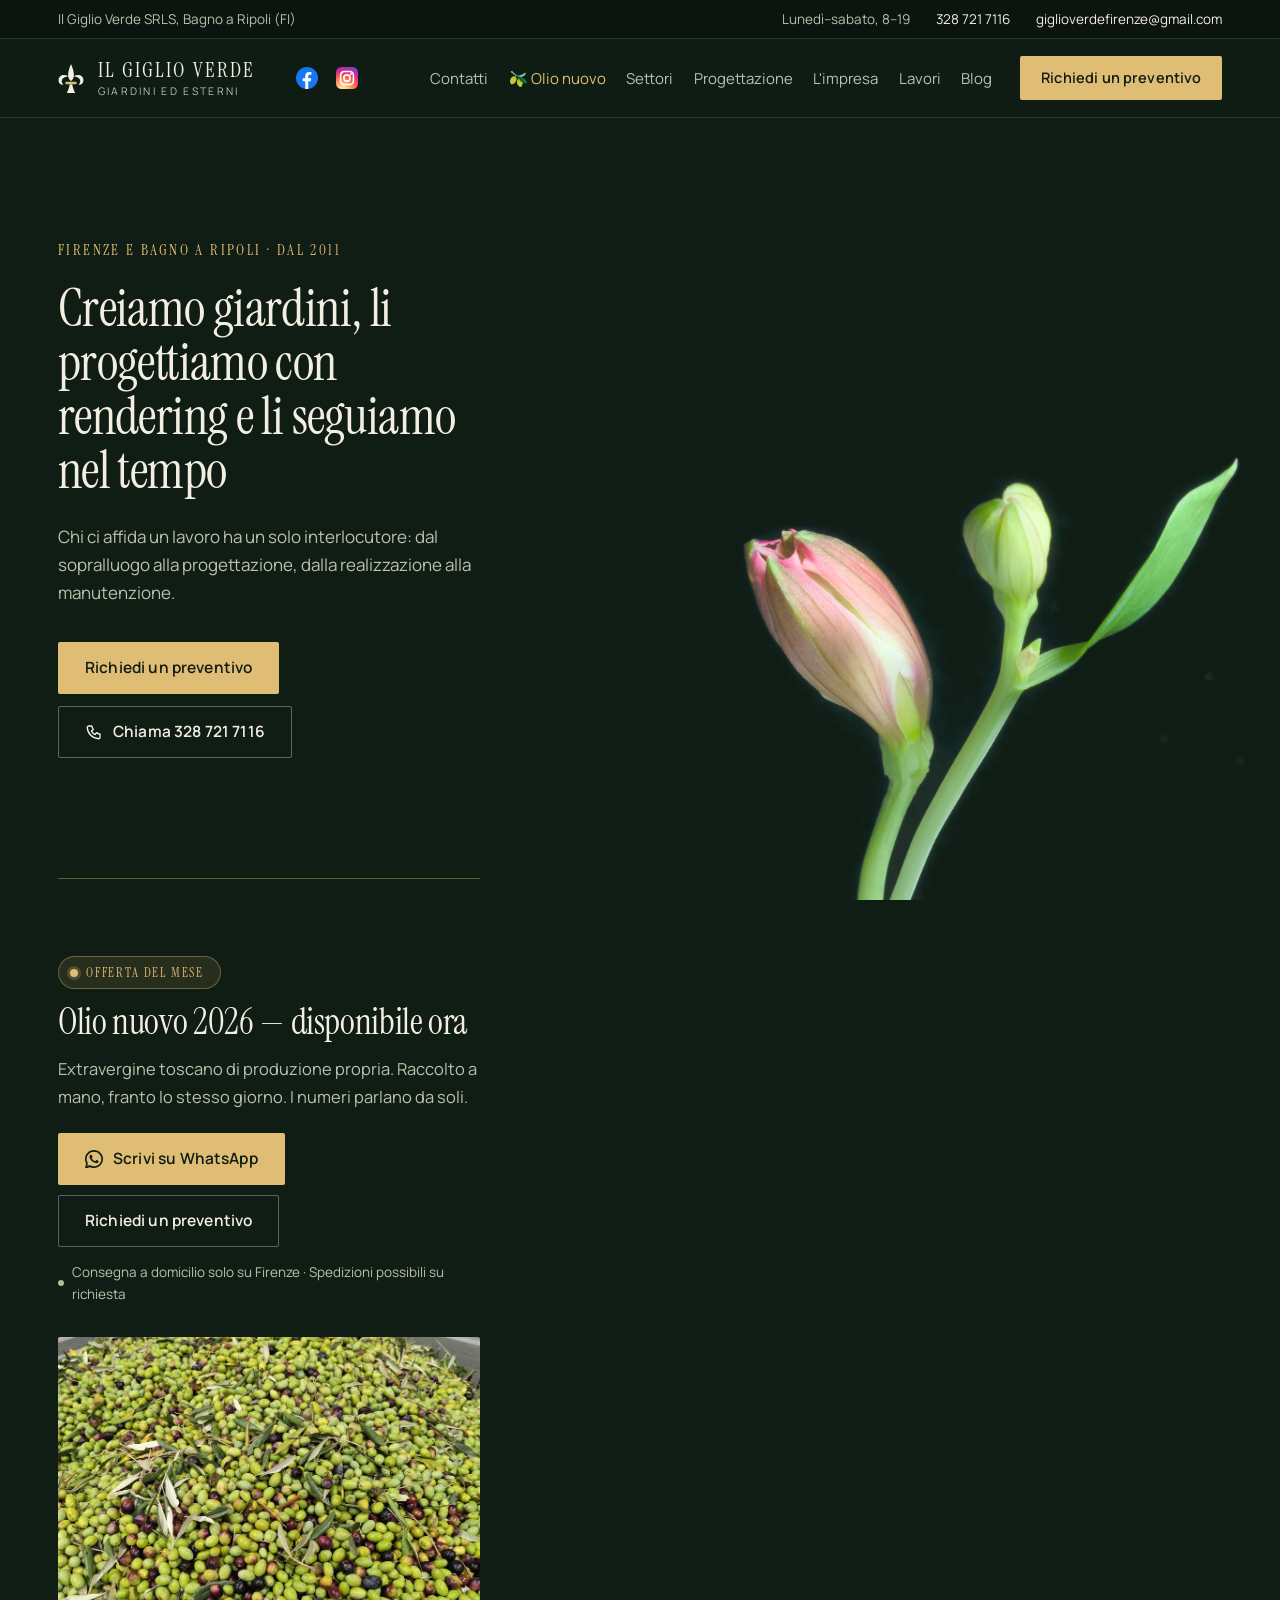
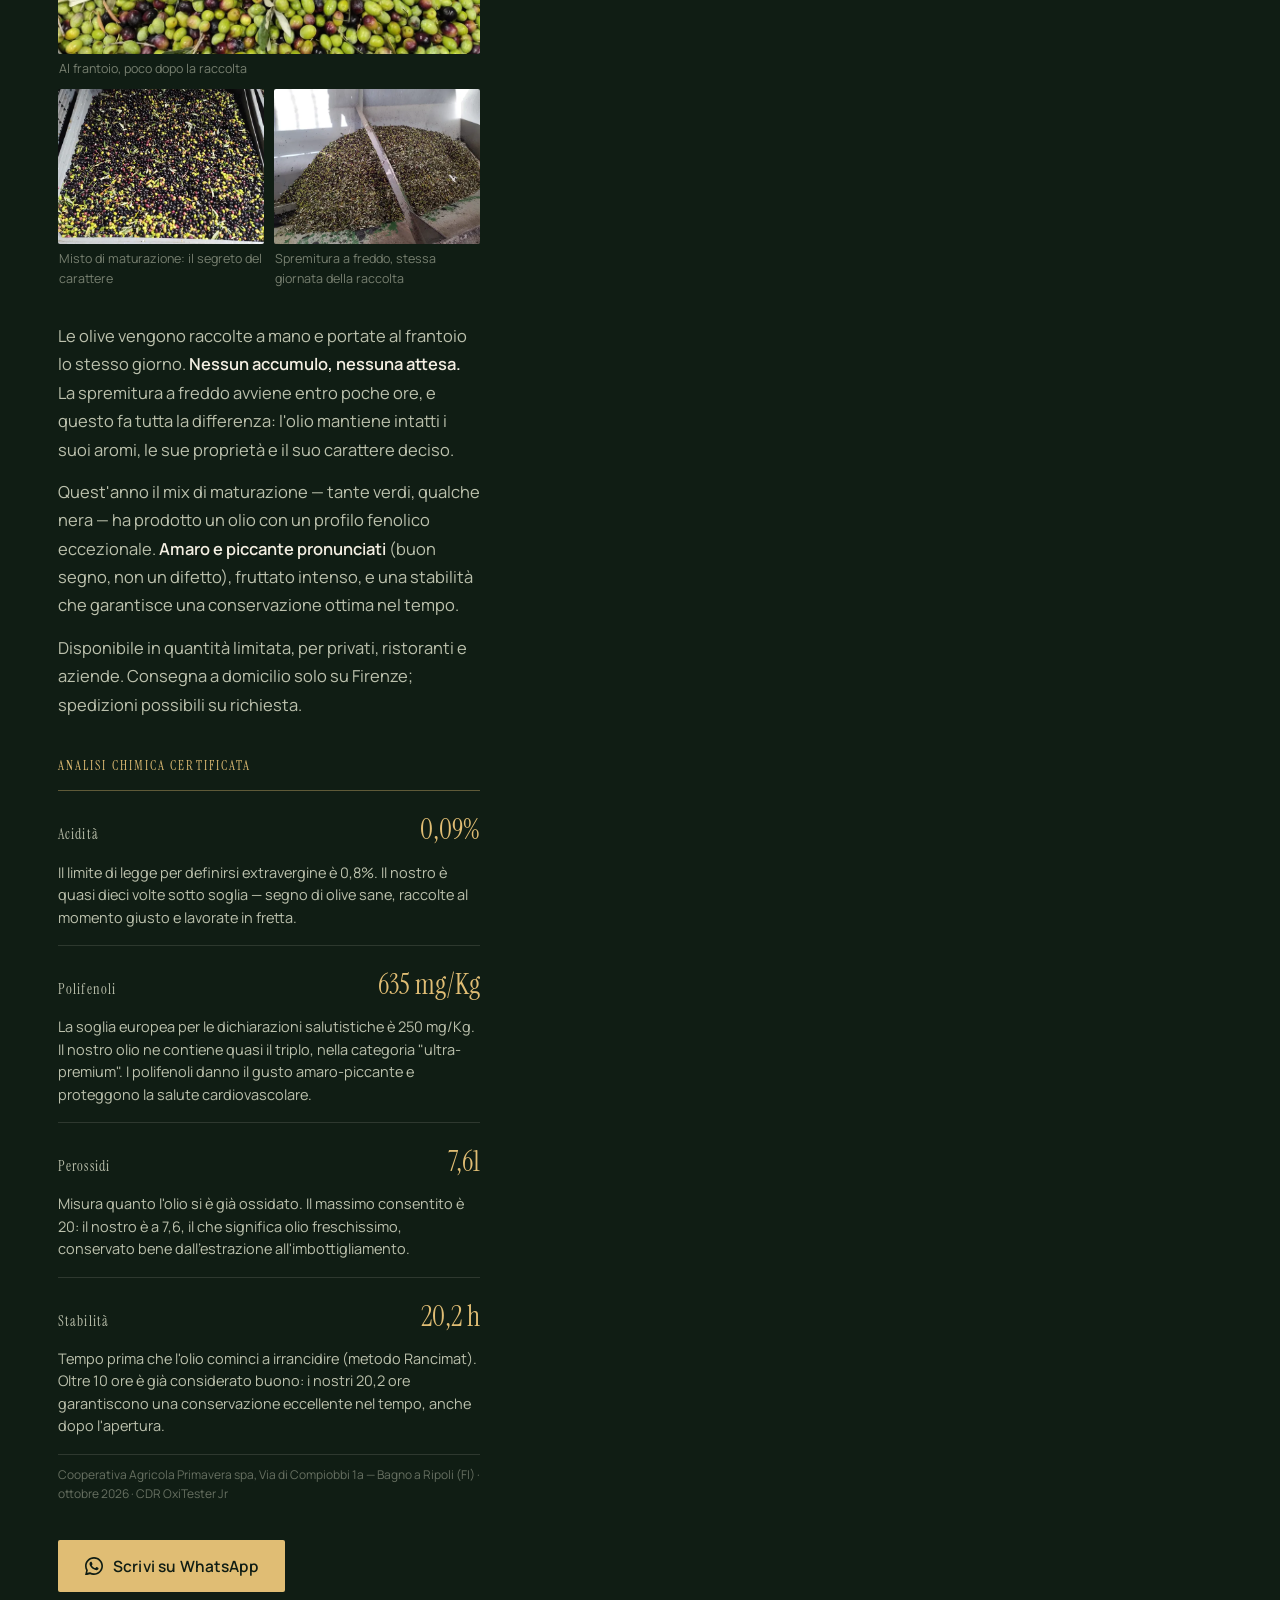
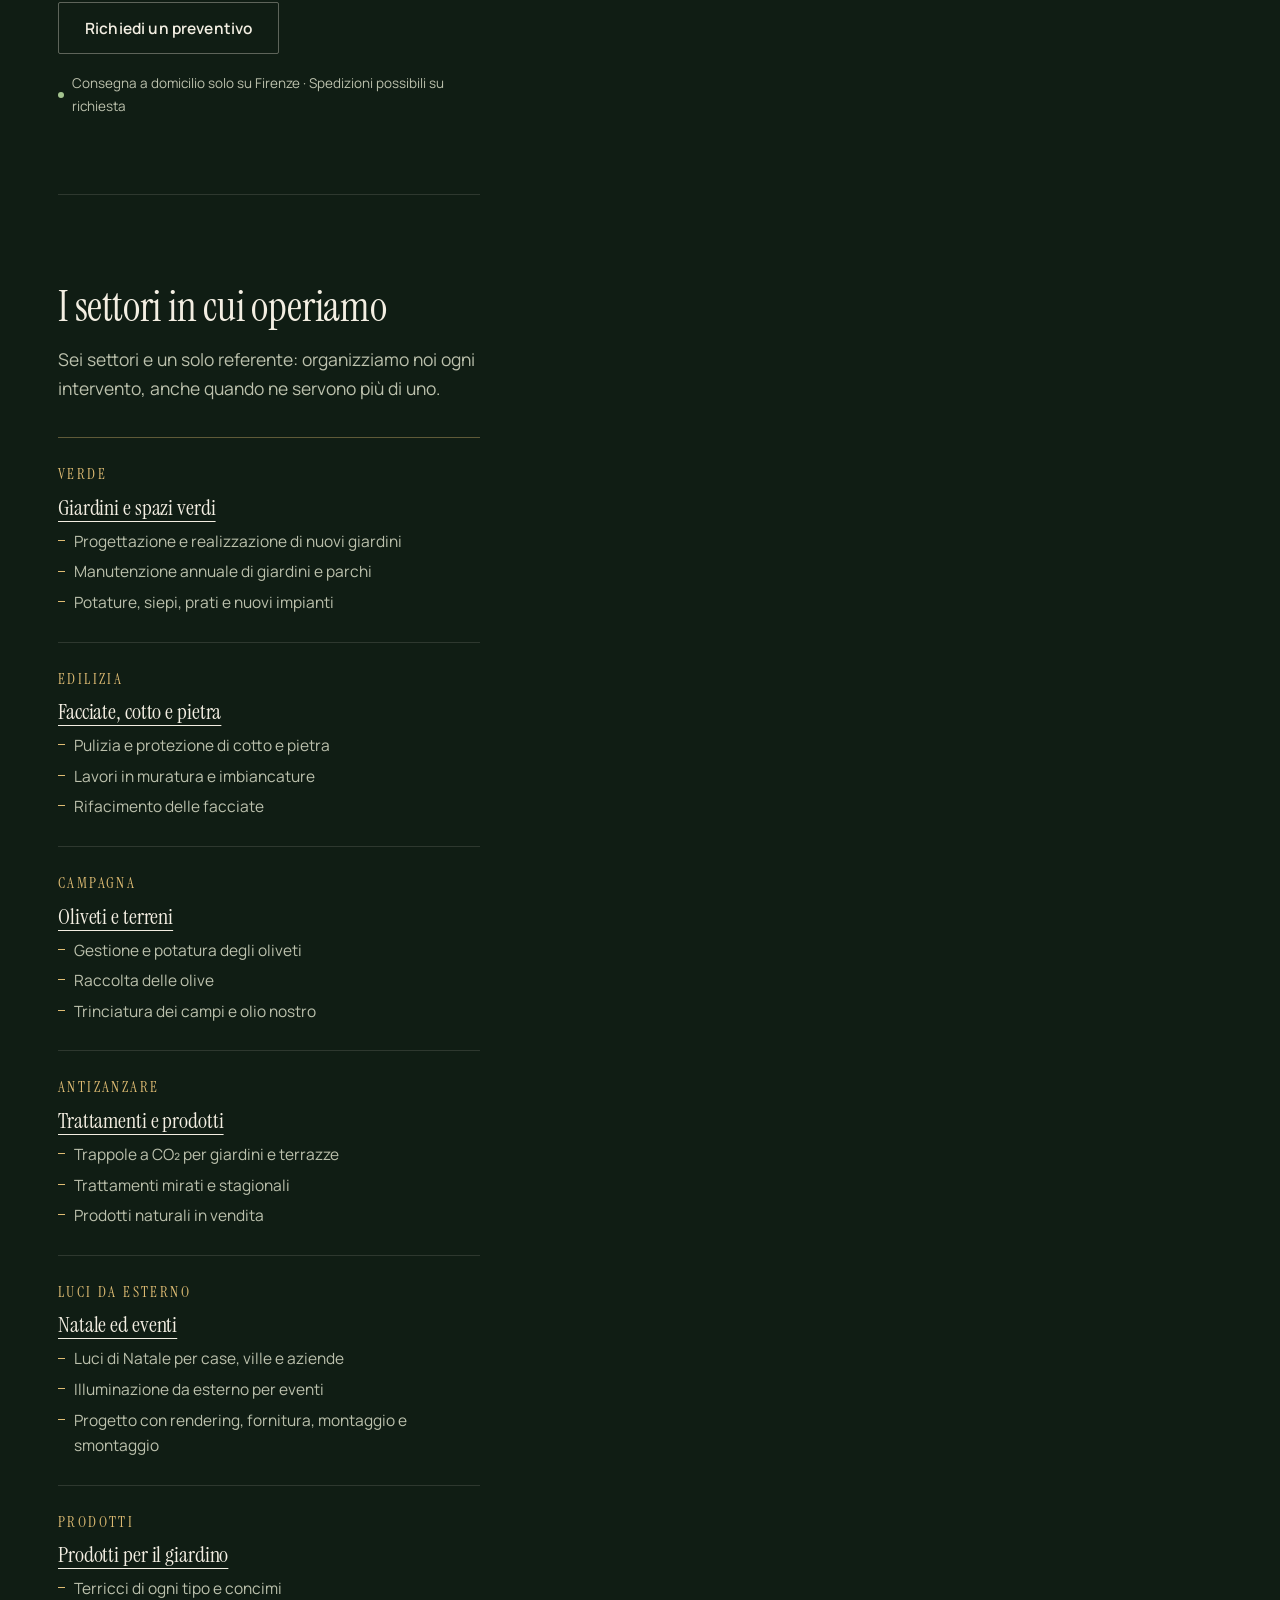
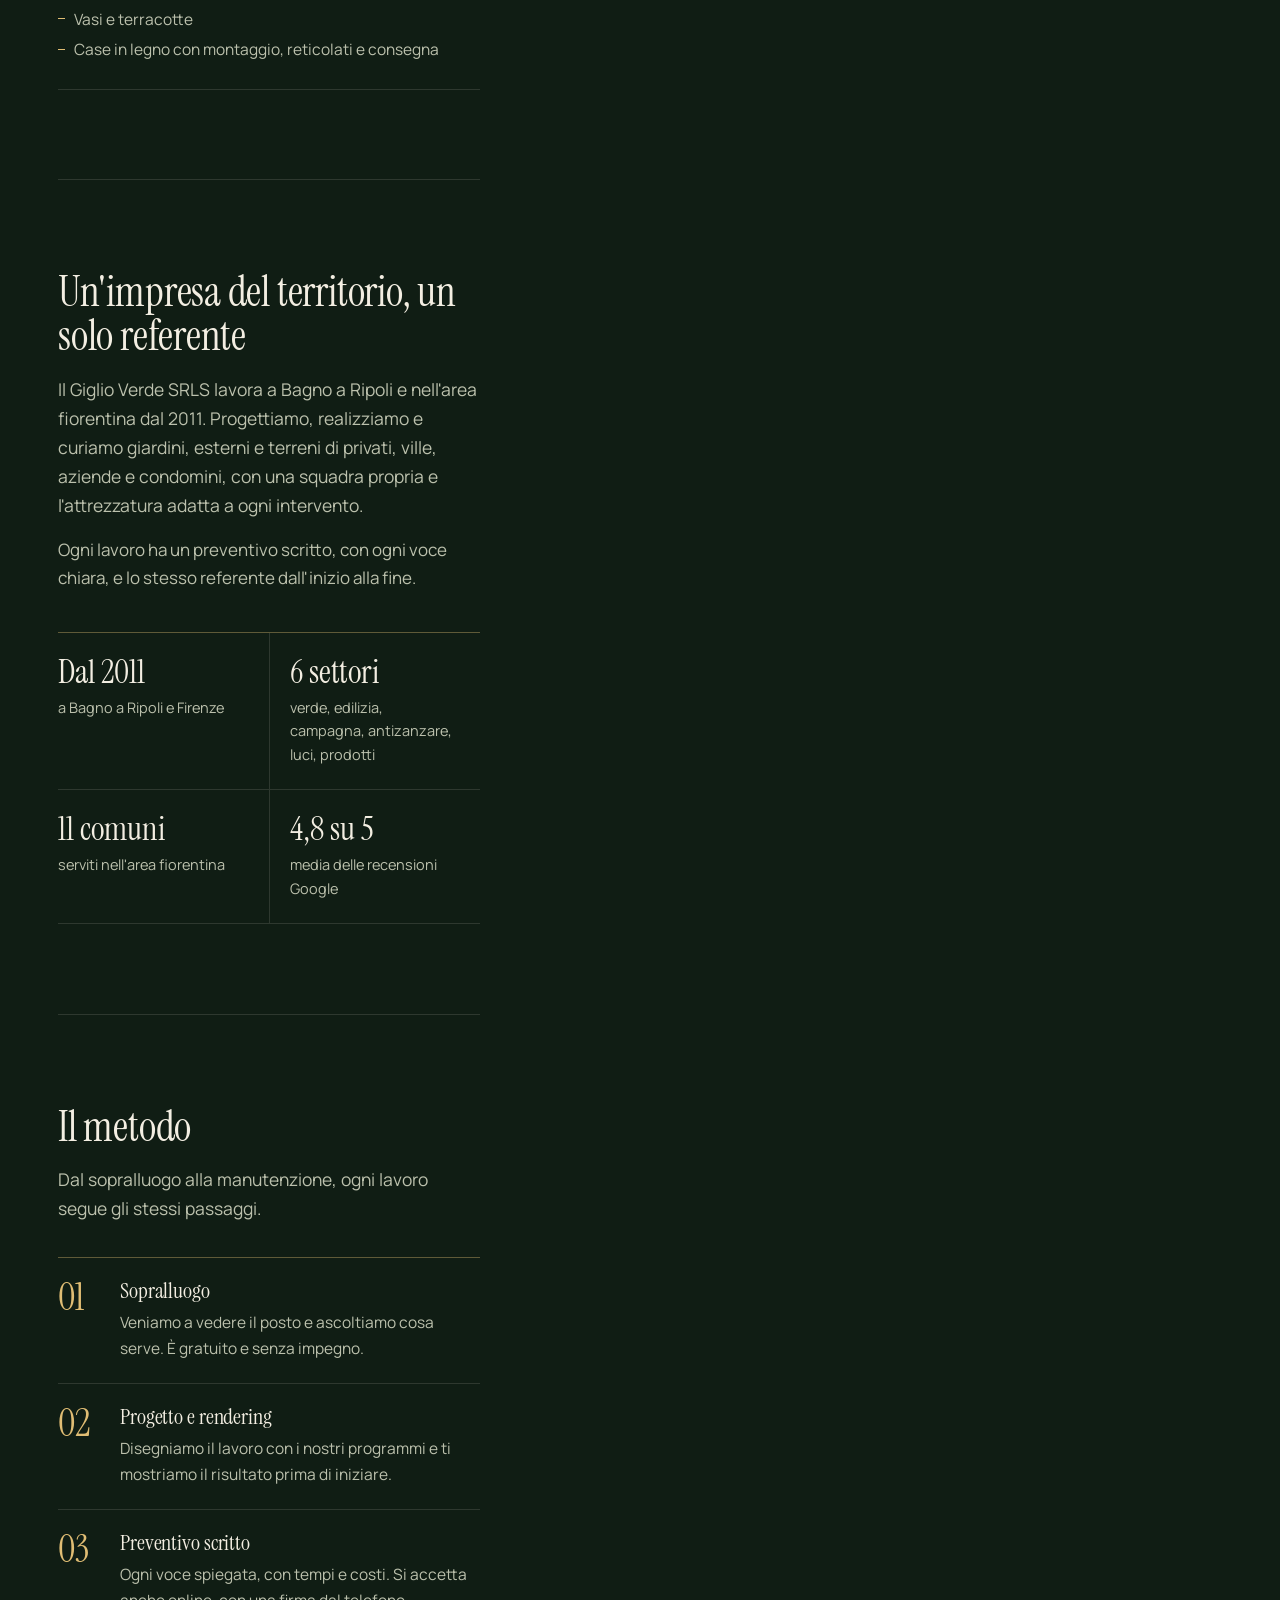
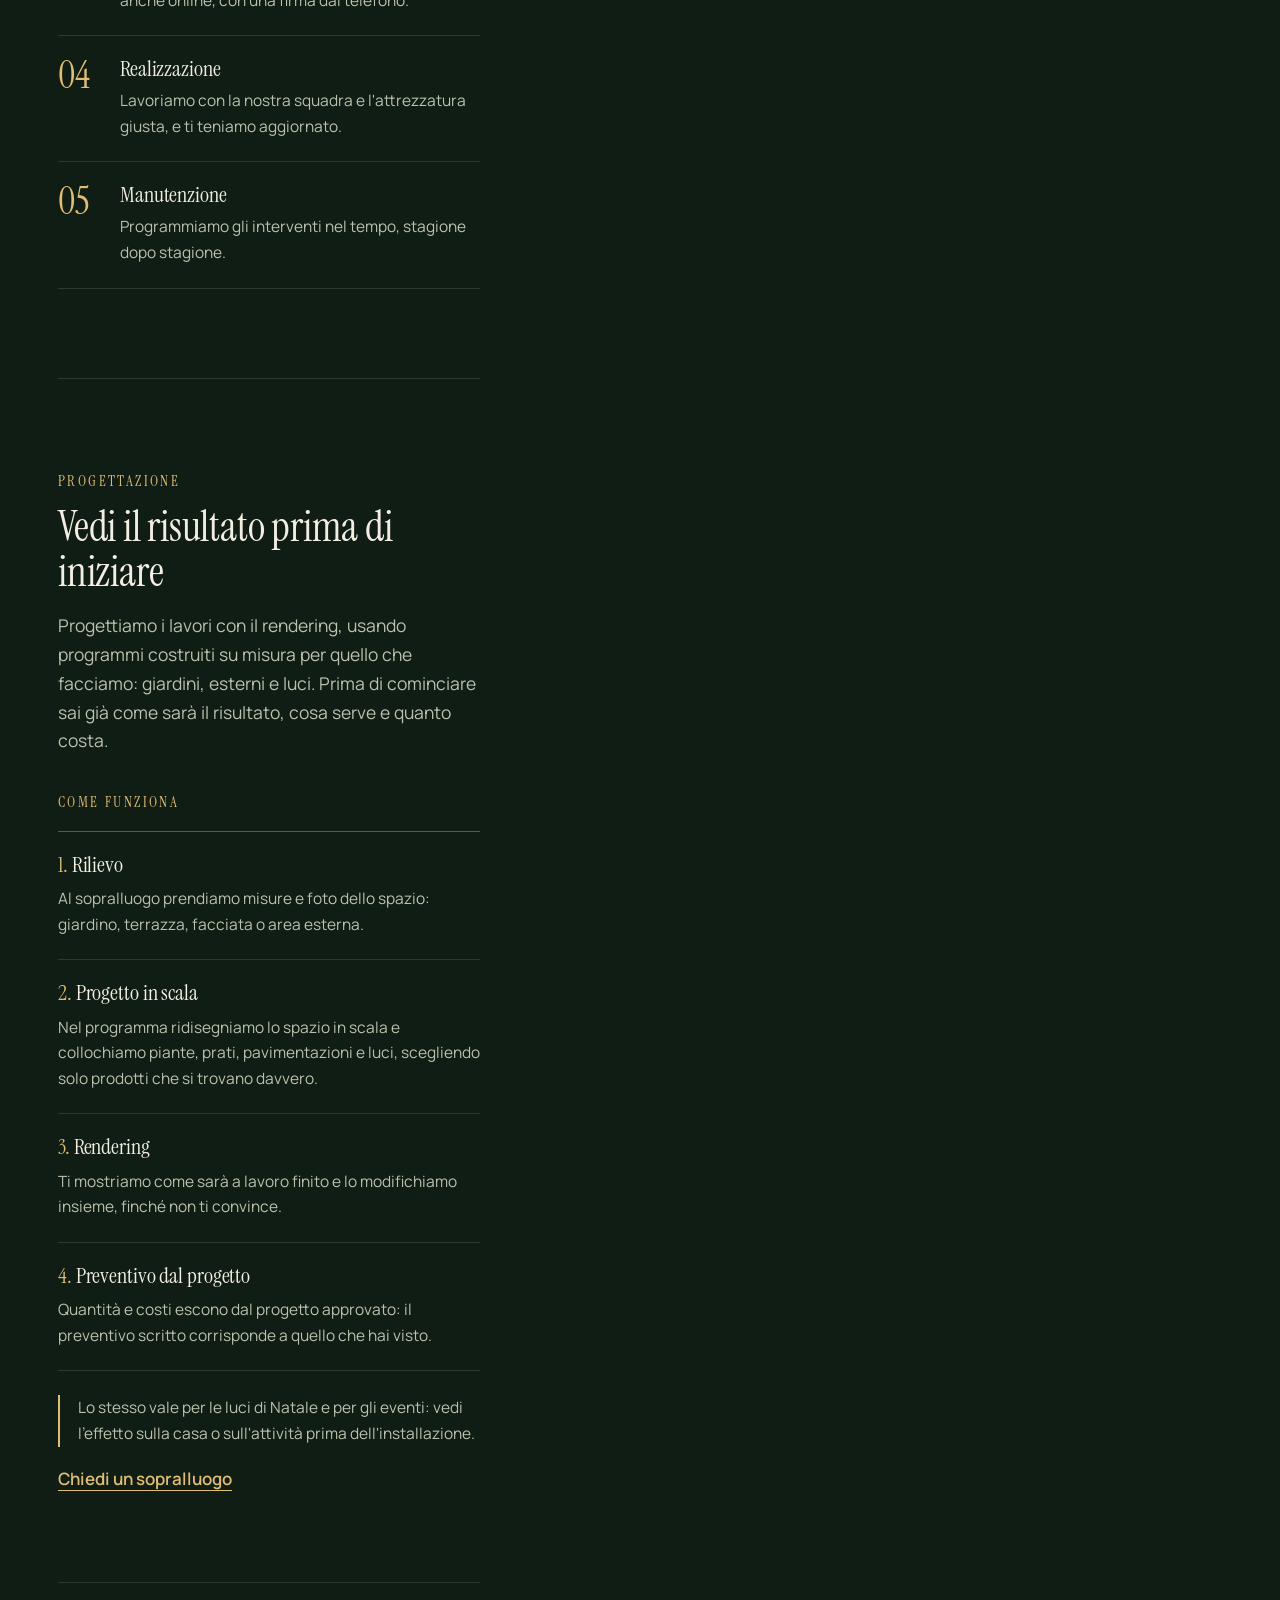
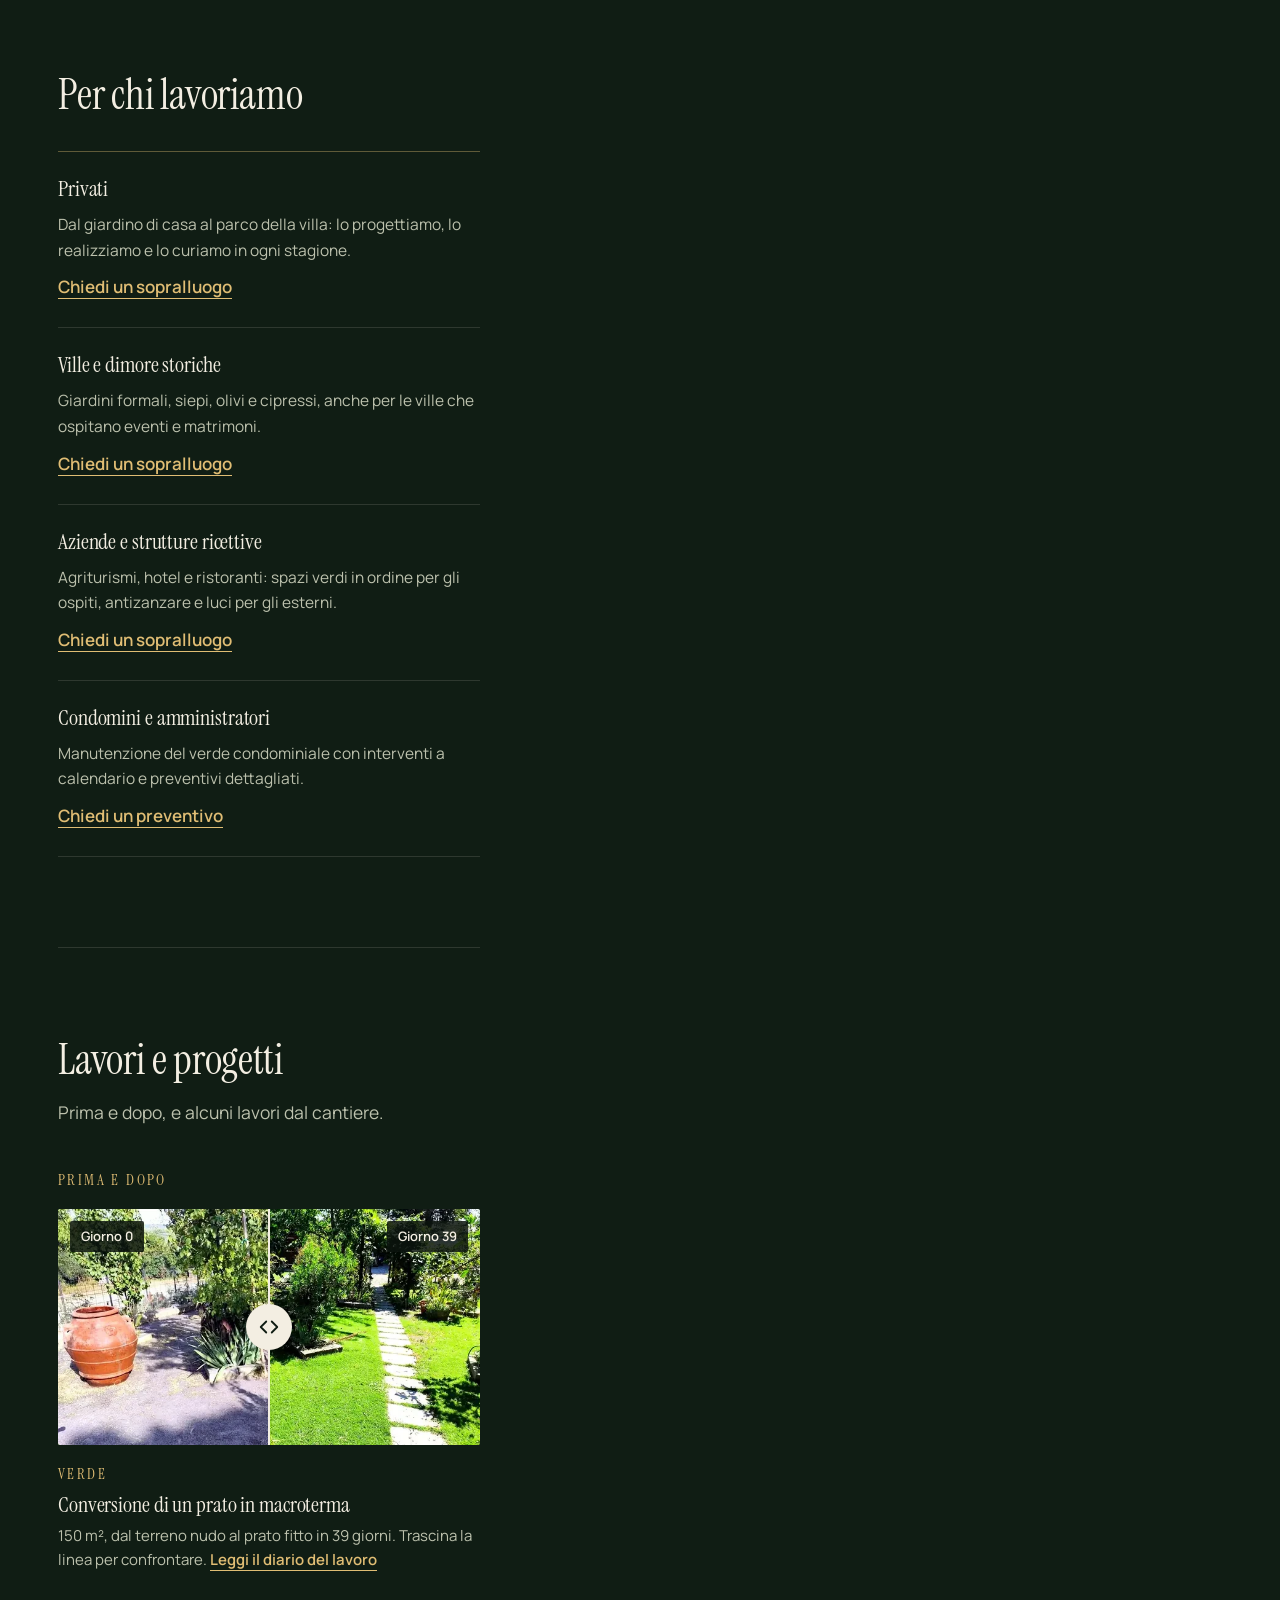
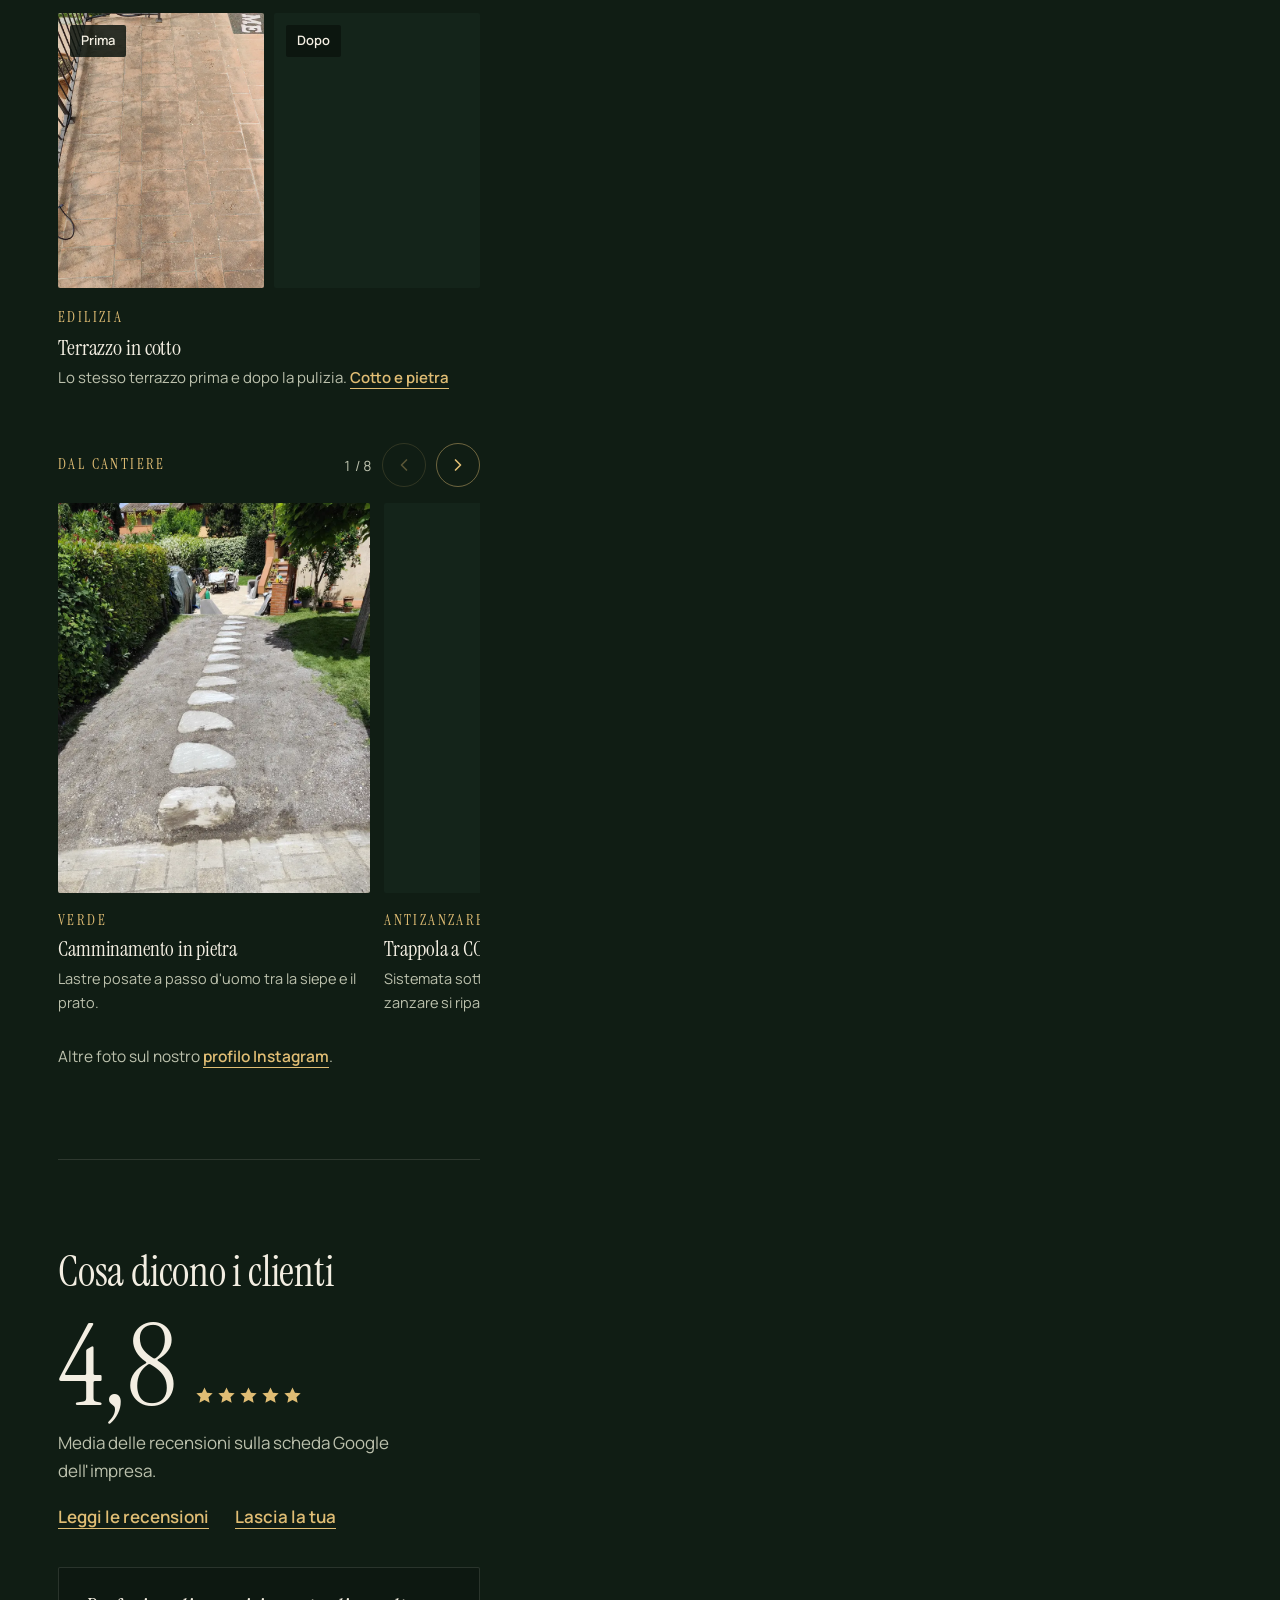
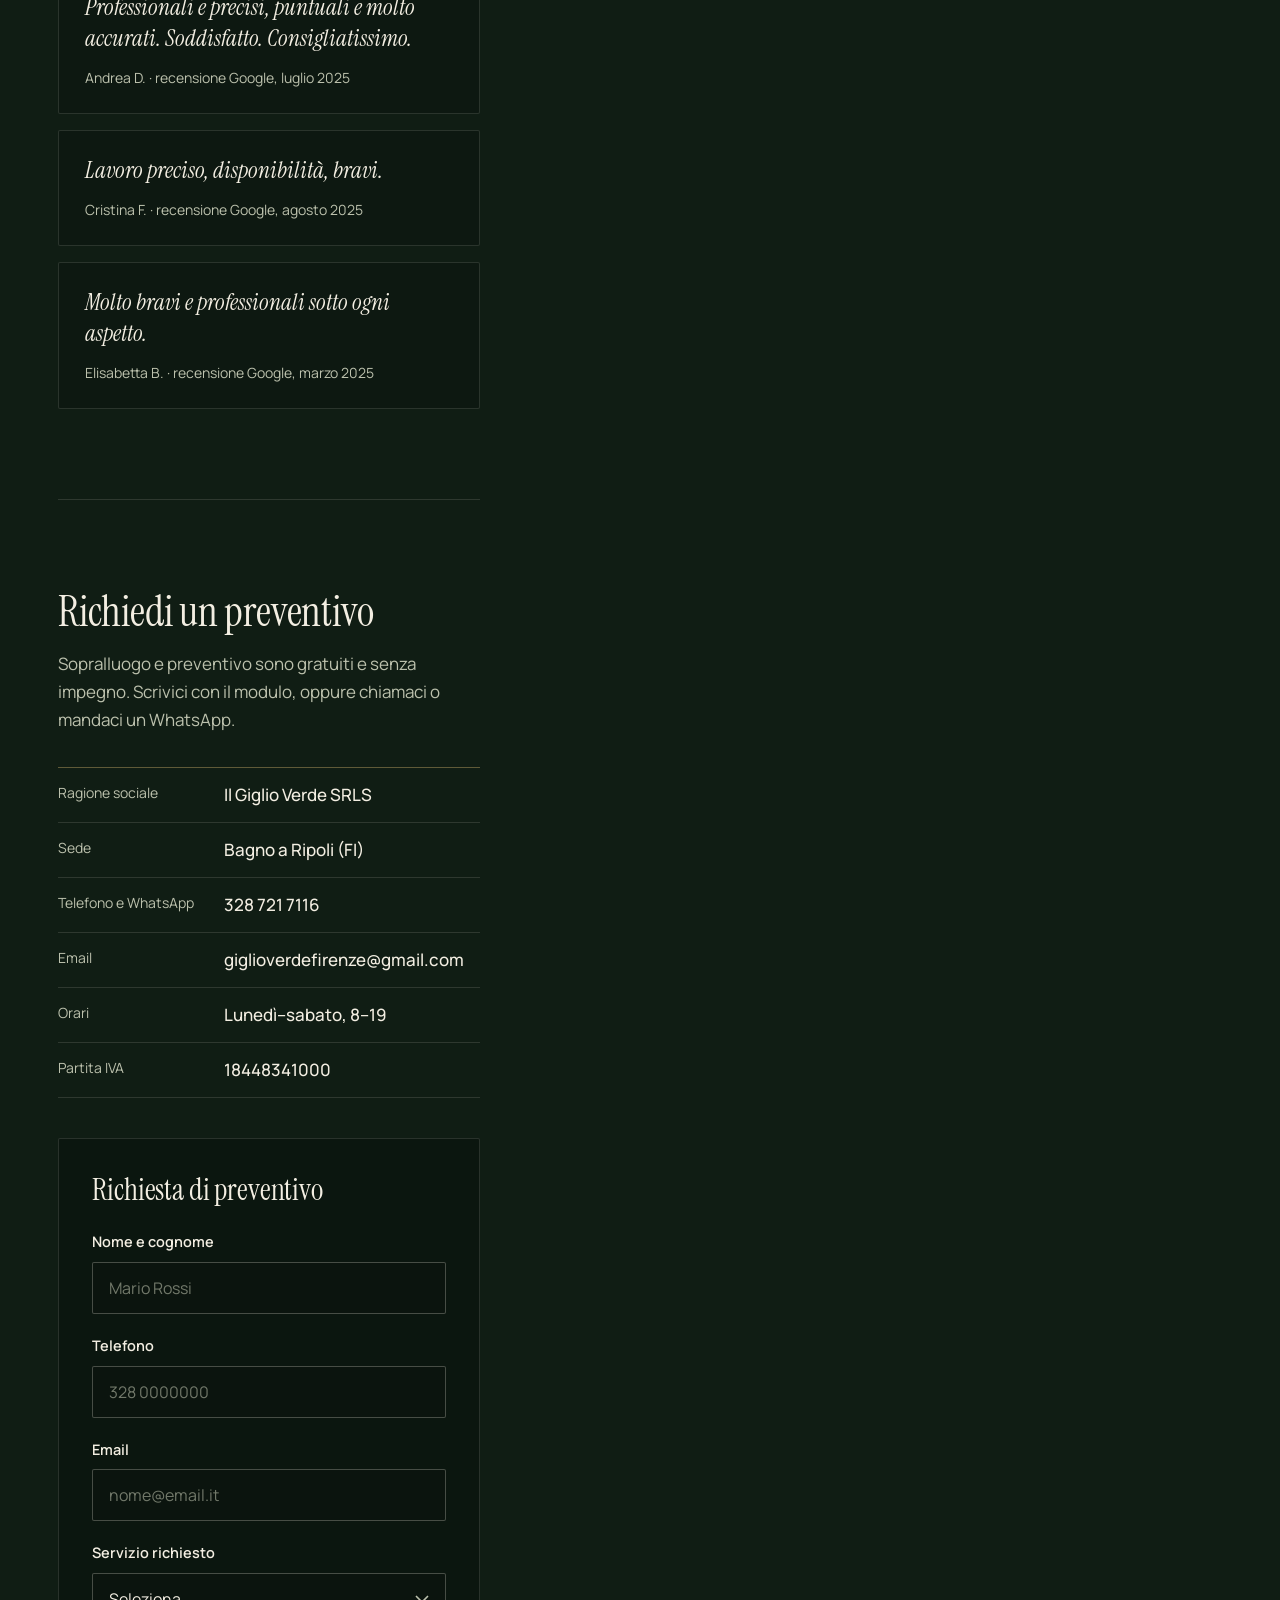
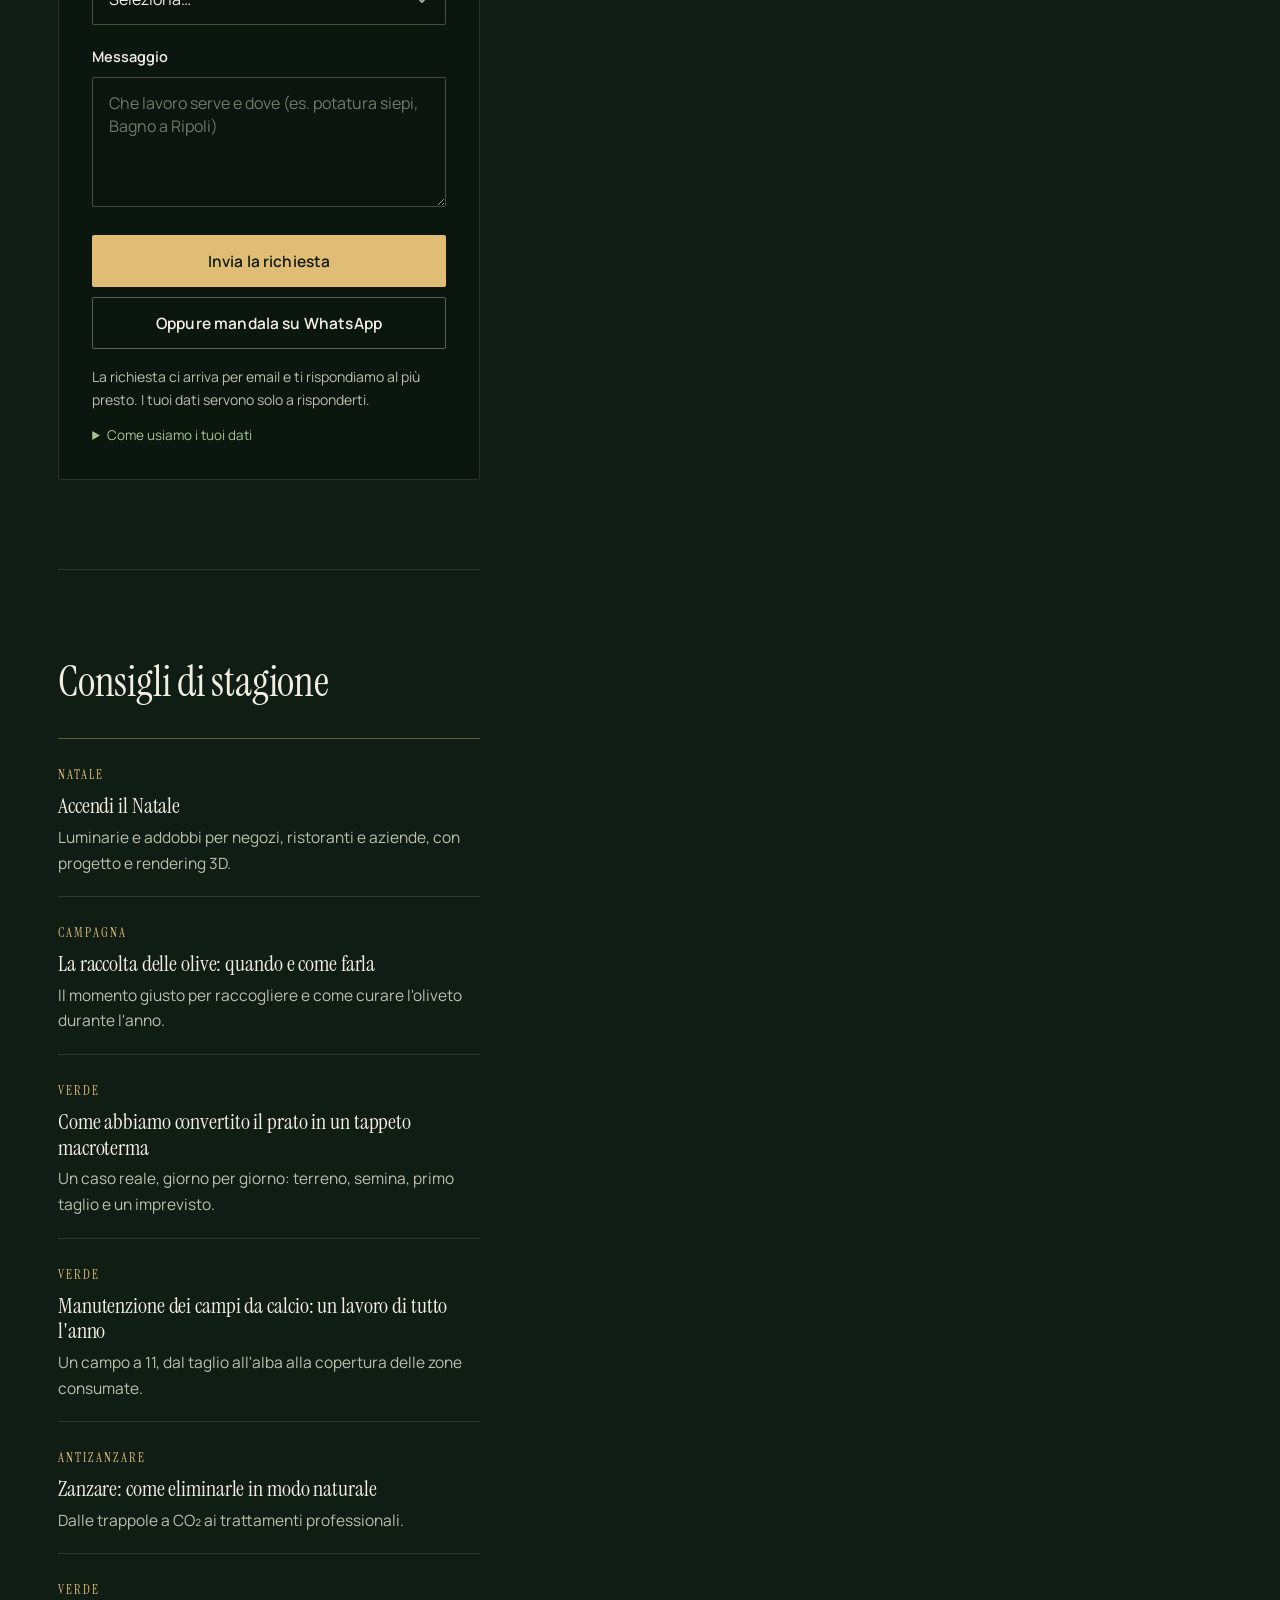
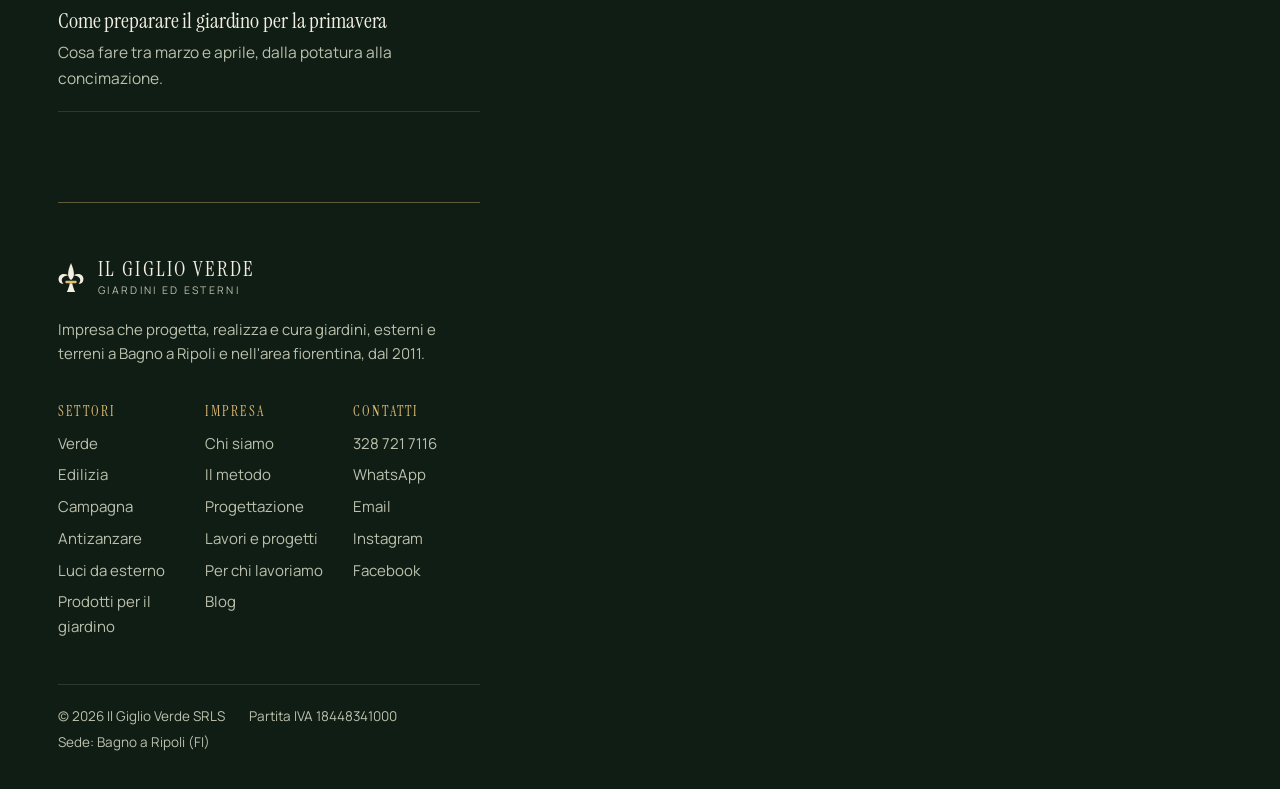
<file: index.html>
<!DOCTYPE html>
<html lang="it">
<head>
<meta charset="UTF-8">
<meta name="viewport" content="width=device-width, initial-scale=1.0">
<title>Il Giglio Verde | Giardini ed esterni a Firenze e Bagno a Ripoli</title>
<meta name="description" content="Progettazione con rendering, realizzazione e manutenzione di giardini ed esterni a Firenze e Bagno a Ripoli, per privati, ville, aziende e condomini. Dal 2011.">
<link rel="canonical" href="https://www.giglioverde.com/">
<meta property="og:type" content="website">
<meta property="og:site_name" content="Il Giglio Verde">
<meta property="og:locale" content="it_IT">
<meta property="og:url" content="https://www.giglioverde.com/">
<meta property="og:title" content="Il Giglio Verde | Giardini ed esterni a Firenze e Bagno a Ripoli">
<meta property="og:description" content="Giardini ed esterni progettati con rendering, realizzati e seguiti nel tempo da un'unica impresa: verde, edilizia, campagna, antizanzare e luci da esterno a Firenze e Bagno a Ripoli. Dal 2011.">
<meta property="og:image" content="https://www.giglioverde.com/og-image.jpg">
<meta property="og:image:width" content="1200">
<meta property="og:image:height" content="630">
<meta property="og:image:alt" content="Il giglio del marchio e il nome Il Giglio Verde">
<meta name="twitter:card" content="summary_large_image">
<link rel="icon" href="/Sito-favicon.svg" type="image/svg+xml">
<link rel="icon" href="/Sito-favicon.ico" sizes="any">
<link rel="apple-touch-icon" href="/Sito-icona-iPhone-180.png">
<link rel="manifest" href="/site.webmanifest">
<meta name="theme-color" content="#101d14">
<script type="application/ld+json">
{
  "@context": "https://schema.org",
  "@type": "HomeAndConstructionBusiness",
  "@id": "https://www.giglioverde.com/#ditta",
  "name": "Il Giglio Verde",
  "legalName": "Il Giglio Verde SRLS",
  "vatID": "IT18448341000",
  "url": "https://www.giglioverde.com/",
  "logo": "https://www.giglioverde.com/Sito-icona-Android-512.png",
  "image": "https://www.giglioverde.com/og-image.jpg",
  "description": "Progettazione con rendering, realizzazione e manutenzione di giardini ed esterni a Bagno a Ripoli, Firenze Sud e nell'area fiorentina: verde, antizanzare, facciate, cotto e pietra, oliveti, luci da esterno per Natale ed eventi.",
  "telephone": "+39 328 721 7116",
  "email": "giglioverdefirenze@gmail.com",
  "foundingDate": "2011",
  "founder": {
    "@type": "Person",
    "name": "Tommaso Batini"
  },
  "address": {
    "@type": "PostalAddress",
    "addressLocality": "Bagno a Ripoli",
    "postalCode": "50012",
    "addressRegion": "FI",
    "addressCountry": "IT"
  },
  "geo": {
    "@type": "GeoCoordinates",
    "latitude": 43.721,
    "longitude": 11.316
  },
  "hasMap": "https://www.google.com/maps/search/?api=1&query=Il%20Giglio%20Verde&query_place_id=ChIJ2ZvbBpFTKhMRtNtVRtd16W4",
  "openingHoursSpecification": [
    {
      "@type": "OpeningHoursSpecification",
      "dayOfWeek": [
        "Monday",
        "Tuesday",
        "Wednesday",
        "Thursday",
        "Friday",
        "Saturday"
      ],
      "opens": "08:00",
      "closes": "19:00"
    }
  ],
  "areaServed": [
    {
      "@type": "City",
      "name": "Bagno a Ripoli"
    },
    {
      "@type": "City",
      "name": "Firenze"
    },
    {
      "@type": "City",
      "name": "Fiesole"
    },
    {
      "@type": "City",
      "name": "Pontassieve"
    },
    {
      "@type": "City",
      "name": "Rignano sull'Arno"
    },
    {
      "@type": "City",
      "name": "Greve in Chianti"
    }
  ],
  "sameAs": [
    "https://www.instagram.com/giglioverdegiardini",
    "https://www.facebook.com/GiglioVerdeGiardini"
  ],
  "hasOfferCatalog": {
    "@type": "OfferCatalog",
    "name": "Servizi",
    "itemListElement": [
      {
        "@type": "Offer",
        "itemOffered": {
          "@type": "Service",
          "name": "Progettazione con rendering e realizzazione di giardini"
        }
      },
      {
        "@type": "Offer",
        "itemOffered": {
          "@type": "Service",
          "name": "Manutenzione giardini",
          "url": "https://www.giglioverde.com/manutenzione-giardini-firenze.html"
        }
      },
      {
        "@type": "Offer",
        "itemOffered": {
          "@type": "Service",
          "name": "Trattamenti antizanzare",
          "url": "https://www.giglioverde.com/antizanzare-firenze.html"
        }
      },
      {
        "@type": "Offer",
        "itemOffered": {
          "@type": "Service",
          "name": "Facciate, cotto e pietra",
          "url": "https://www.giglioverde.com/facciate-cotto-pietra-firenze.html"
        }
      },
      {
        "@type": "Offer",
        "itemOffered": {
          "@type": "Service",
          "name": "Gestione oliveti e raccolta olive",
          "url": "https://www.giglioverde.com/oliveti-raccolta-olive-firenze.html"
        }
      },
      {
        "@type": "Offer",
        "itemOffered": {
          "@type": "Service",
          "name": "Luci da esterno per Natale ed eventi"
        }
      },
      {
        "@type": "Offer",
        "itemOffered": {
          "@type": "Service",
          "name": "Rivendita prodotti per il giardino"
        }
      }
    ]
  }
}
</script>
<!-- Google tag (gtag.js) -->
<script async src="https://www.googletagmanager.com/gtag/js?id=G-GYQ426DJKF"></script>
<script>
  window.dataLayer = window.dataLayer || [];
  function gtag(){dataLayer.push(arguments);}
  gtag('js', new Date());
  gtag('config', 'G-GYQ426DJKF');
</script>
<link rel="preload" as="image" href="/img/fiore/pc/f001.webp" type="image/webp" fetchpriority="high" media="(min-width: 901px)">
<link rel="preload" as="image" href="/img/fiore/telefono/f001.webp" type="image/webp" fetchpriority="high" media="(max-width: 900px)">
<link rel="preconnect" href="https://fonts.googleapis.com">
<link rel="preconnect" href="https://fonts.gstatic.com" crossorigin>
<link href="https://fonts.googleapis.com/css2?family=Instrument+Serif:ital@0;1&family=Manrope:wght@400;500;600;700&display=swap" rel="stylesheet">
<script>
/* Olio nuovo: in novembre, dicembre e gennaio mette la classe "olio-stagione" sull'html, prima che la pagina si disegni.
   La usano la testata (menu con una voce in più) e lo script in fondo che mostra la sezione. */
(function () { var m = new Date().getMonth() + 1; if (m === 11 || m === 12 || m === 1) document.documentElement.classList.add('olio-stagione'); })();
</script>
<style>
:root {
  --bosco: #101d14;
  --bosco-2: #14241a;
  --notte: #0b140e;
  --crema: #f3eee2;
  --crema-2: #bcc1ad;
  --salvia: #a4c48f;
  --oro: #e0bd74;
  --linea: rgba(243, 238, 226, 0.13);
  --linea-oro: rgba(224, 189, 116, 0.38);
  --serif: 'Instrument Serif', Georgia, 'Times New Roman', serif;
  --sans: 'Manrope', system-ui, -apple-system, 'Segoe UI', sans-serif;
  --hh: 78px;
  --pad: clamp(20px, 4.5vw, 72px);
  --sez: clamp(64px, 7vw, 108px);
  /* il fiore ha la parte destra dello schermo; i testi stanno nella colonna a sinistra e non ci entrano mai */
  --margine: max(0px, calc((100vw - 1920px) / 2));
  --colonna: clamp(400px, calc(40vw - 90px), 640px);
  --stacco: clamp(28px, 3.2vw, 64px);
  --fiore-sx: calc(var(--margine) + var(--pad) + var(--colonna) + var(--stacco));
  --fiore-alto: 116px; /* fondo della testata a pagina ferma in cima: lo aggiorna lo script */
  color-scheme: dark;
}
*, *::before, *::after { box-sizing: border-box; }
[hidden] { display: none !important; }
html { scroll-padding-top: calc(var(--hh) + 16px); -webkit-text-size-adjust: 100%; }
body { margin: 0; background: var(--bosco); color: var(--crema-2); font: 400 17px/1.65 var(--sans); -webkit-font-smoothing: antialiased; }
img { max-width: 100%; height: auto; display: block; }
h1, h2, h3, h4 { font-family: var(--serif); font-weight: 400; color: var(--crema); margin: 0; letter-spacing: -0.005em; }
h2 { font-size: clamp(34px, 3.3vw, 50px); line-height: 1.06; }
h3 { font-size: clamp(22px, 1.7vw, 26px); line-height: 1.18; }
h4 { font-size: 22px; line-height: 1.2; }
p { margin: 0; }
a { color: inherit; }
ul, ol { margin: 0; padding: 0; list-style: none; }
figure { margin: 0; }
:focus-visible { outline: 2px solid var(--oro); outline-offset: 3px; border-radius: 3px; }
.salta { position: absolute; left: 12px; top: -60px; z-index: 100; background: var(--oro); color: var(--bosco); padding: 10px 16px; border-radius: 4px; font-weight: 600; text-decoration: none; }
.salta:focus { top: 12px; }

/* la colonna dei testi: sul PC sta a sinistra e si ferma prima dello spazio del fiore */
.wrap { width: var(--colonna); margin-left: calc(var(--margine) + var(--pad)); container-type: inline-size; }
.riga { padding-inline: calc(var(--margine) + var(--pad)); }
.sez > .wrap { padding-block: var(--sez); border-top: 1px solid var(--linea); }
.intro { margin-top: 16px; font-size: 17.5px; }
.link { color: var(--oro); font-weight: 600; text-decoration: underline; text-decoration-thickness: 1px; text-underline-offset: 5px; }
.link:hover { text-decoration-thickness: 2px; }
.etichetta { font-family: var(--serif); font-size: 15px; letter-spacing: 0.16em; text-transform: uppercase; color: var(--oro); }
.sotto-titolo { font-family: var(--serif); font-size: 15px; line-height: 1.3; letter-spacing: 0.16em; text-transform: uppercase; color: var(--oro); }

.btn { display: inline-flex; align-items: center; justify-content: center; gap: 10px; min-height: 52px; padding: 0 26px; border-radius: 2px; border: 1px solid transparent; font: 600 15.5px/1.1 var(--sans); letter-spacing: 0.01em; text-decoration: none; cursor: pointer; transition: background-color .2s, border-color .2s, color .2s; }
.btn svg { width: 18px; height: 18px; flex-shrink: 0; }
.btn-oro { background: var(--oro); color: var(--bosco); }
.btn-oro:hover { background: #ecd08f; }
.btn-linea { border-color: rgba(243, 238, 226, 0.34); color: var(--crema); background: transparent; }
.btn-linea:hover { border-color: var(--crema); }

/* il fiore vero: i fotogrammi di un time-lapse che avanzano con lo scorrimento.
   Sul PC occupa tutta la parte destra sotto la testata; niente gli passa sopra. */
.fiore-vero { position: fixed; z-index: 1; top: var(--fiore-alto); bottom: 0; left: var(--fiore-sx); right: var(--margine); pointer-events: none; opacity: 0; transition: opacity .3s ease; }
.fiore-vero.pronto { opacity: 1; }
.fiore-vero canvas { display: block; width: 100%; height: 100%; }
main > section { position: relative; }

/* barra in alto con i dati dell'impresa */
.utilita { background: var(--notte); border-bottom: 1px solid var(--linea); font-size: 13.5px; }
.utilita .riga { display: flex; flex-wrap: wrap; justify-content: space-between; align-items: center; gap: 6px 28px; min-height: 38px; }
.utilita ul { display: flex; flex-wrap: wrap; gap: 6px 26px; }
.utilita a { text-decoration: none; color: var(--crema); }
.utilita a:hover { text-decoration: underline; text-underline-offset: 3px; }

/* testata */
.testata { position: sticky; top: env(safe-area-inset-top, 0px); z-index: 50; background: rgba(16, 29, 20, 0.92); -webkit-backdrop-filter: blur(12px); backdrop-filter: blur(12px); border-bottom: 1px solid var(--linea); }
.testata .riga { height: var(--hh); display: flex; align-items: center; gap: 28px; }
.marchio { display: inline-flex; align-items: center; gap: 14px; text-decoration: none; color: var(--crema); }
.marchio svg { width: 26px; height: 29px; flex-shrink: 0; }
.marchio-nome { display: flex; flex-direction: column; line-height: 1; }
.marchio-nome b { font-family: var(--serif); font-weight: 400; font-size: 21px; letter-spacing: 0.1em; text-transform: uppercase; white-space: nowrap; }
.marchio-nome small { margin-top: 5px; font-size: 10.5px; letter-spacing: 0.22em; text-transform: uppercase; color: var(--crema-2); white-space: nowrap; }
.testata nav { margin-left: auto; }
.social { display: inline-flex; align-items: center; gap: 4px; margin-left: 6px; }
.social a { display: inline-flex; width: 36px; height: 36px; align-items: center; justify-content: center; border-radius: 50%; color: var(--crema-2); transition: transform .2s; }
.social a:hover { transform: scale(1.1); }
.social svg { width: 22px; height: 22px; }
.menu { display: flex; gap: 26px; }
.menu a { font-size: 15px; color: var(--crema-2); text-decoration: none; padding-block: 8px; white-space: nowrap; }
.menu a:hover { color: var(--crema); }
.testata .btn { min-height: 44px; padding: 0 20px; font-size: 14.5px; }
.apri-menu { display: none; margin-left: auto; background: none; border: 1px solid rgba(243, 238, 226, 0.34); color: var(--crema); font: 600 15px/1 var(--sans); border-radius: 2px; padding: 11px 16px; cursor: pointer; }
.pannello-menu { position: fixed; inset: 0; z-index: 90; background: var(--bosco); display: flex; flex-direction: column; padding: 0 var(--pad) 32px; overflow-y: auto; }
.pm-testa { height: 64px; display: flex; align-items: center; justify-content: space-between; }
.pannello-menu ul { margin: 26px 0 32px; display: grid; gap: 2px; }
.pannello-menu ul a { display: block; font-family: var(--serif); font-size: 34px; line-height: 1.25; color: var(--crema); text-decoration: none; padding: 5px 0; }
.pannello-menu .btn { width: 100%; margin-top: 10px; }

/* apertura */
.apertura .wrap { min-height: clamp(520px, calc(100svh - 116px), 760px); display: flex; flex-direction: column; justify-content: center; padding-block: clamp(48px, 8vh, 96px); }
.apertura h1 { margin-top: 18px; font-size: clamp(40px, 4.1vw, 62px); line-height: 1.03; letter-spacing: -0.012em; }
.apertura .lead { margin: 26px 0 34px; font-size: clamp(17px, 1.25vw, 19px); max-width: 30em; }
.azioni { display: flex; flex-wrap: wrap; gap: 12px; }

/* settori */
.settori-lista { margin-top: 34px; border-top: 1px solid var(--linea-oro); }
.settore { display: grid; gap: 8px 28px; padding: 24px 0 26px; border-bottom: 1px solid var(--linea); }
.settore ul { display: grid; gap: 5px; font-size: 15.5px; }
.settore li { padding-left: 16px; position: relative; }
.settore li::before { content: ""; position: absolute; left: 0; top: 0.72em; width: 7px; height: 1px; background: var(--oro); }
.settore .link { justify-self: start; font-size: 15.5px; }
.settore h3 a { color: inherit; text-decoration: underline; text-decoration-thickness: 1px; text-underline-offset: 6px; transition: color .2s; }
.settore h3 a:hover { color: var(--oro); text-decoration-thickness: 2px; }
.altri-servizi { padding-top: 22px; font-size: 15.5px; }
.altri-servizi strong { color: var(--crema); font-weight: 600; }
@container (min-width: 460px) {
  .settore { grid-template-columns: minmax(0, 0.92fr) minmax(0, 1.08fr); grid-template-rows: auto auto 1fr; align-items: start; }
  .settore > .etichetta { grid-column: 1; grid-row: 1; }
  .settore > h3 { grid-column: 1; grid-row: 2; }
  .settore > .link { grid-column: 1; grid-row: 3; margin-top: 4px; }
  .settore > ul { grid-column: 2; grid-row: 1 / span 3; padding-top: 3px; }
}

/* l'impresa */
.impresa-testo p + p { margin-top: 16px; }
.fatti { display: grid; grid-template-columns: repeat(2, minmax(0, 1fr)); margin-top: 40px; border-top: 1px solid var(--linea-oro); }
.fatti li { padding: 22px 20px 22px 0; border-bottom: 1px solid var(--linea); }
.fatti li:nth-child(even) { padding-left: 20px; border-left: 1px solid var(--linea); }
.fatti b { display: block; font-family: var(--serif); font-weight: 400; font-size: clamp(30px, 2.6vw, 38px); line-height: 1.05; color: var(--crema); }
.fatti span { display: block; margin-top: 6px; font-size: 14.5px; }

/* metodo */
.passi { margin-top: 34px; border-top: 1px solid var(--linea-oro); counter-reset: passo; }
.passi li { display: grid; grid-template-columns: 62px minmax(0, 1fr); padding: 20px 0 22px; border-bottom: 1px solid var(--linea); counter-increment: passo; }
.passi li::before { content: counter(passo, decimal-leading-zero); grid-row: 1 / span 2; font-family: var(--serif); font-size: 38px; line-height: 1; color: var(--oro); }
.passi p { margin-top: 6px; font-size: 15.5px; }

/* progettazione */
.progetta h2 { margin-top: 12px; }
.fasi { display: grid; gap: 0 28px; margin-top: 18px; border-top: 1px solid var(--linea-oro); counter-reset: fase; }
.fasi li { padding: 20px 0 22px; border-bottom: 1px solid var(--linea); counter-increment: fase; }
.fasi h4::before { content: counter(fase) ". "; color: var(--oro); }
.fasi p { margin-top: 8px; font-size: 15.5px; }
@container (min-width: 460px) {
  .fasi { grid-template-columns: repeat(2, minmax(0, 1fr)); }
}
.progetta .sotto-titolo { margin-top: 38px; }
.nota-luci { margin: 24px 0 18px; padding-left: 18px; border-left: 2px solid var(--oro); font-size: 15.5px; }

/* per chi lavoriamo */
.clienti-griglia { display: grid; margin-top: 34px; border-top: 1px solid var(--linea-oro); }
.clienti-griglia li { padding: 24px 0 26px; border-bottom: 1px solid var(--linea); display: flex; flex-direction: column; gap: 10px; }
.clienti-griglia p { font-size: 15.5px; flex-grow: 1; }
.clienti-griglia .link { align-self: flex-start; }
@container (min-width: 460px) {
  .clienti-griglia { grid-template-columns: repeat(2, minmax(0, 1fr)); }
  .clienti-griglia li:nth-child(odd) { padding-right: 22px; }
  .clienti-griglia li:nth-child(even) { padding-left: 22px; border-left: 1px solid var(--linea); }
}

/* lavori: prima e dopo, poi il carosello */
.lavori .sotto-titolo { margin-top: 44px; }
.confronto { margin-top: 18px; }
.confronto + .confronto { margin-top: 40px; }
.didascalia { padding-top: 14px; }
.didascalia h4 { margin: 5px 0 5px; }
.didascalia p { font-size: 15px; }
.pd { position: relative; aspect-ratio: 685 / 384; overflow: hidden; border-radius: 2px; touch-action: pan-y; user-select: none; -webkit-user-select: none; cursor: ew-resize; background: var(--bosco-2); --pos: 50%; }
.pd img { width: 100%; height: 100%; object-fit: cover; pointer-events: none; }
.pd-prima { position: absolute; inset: 0; clip-path: inset(0 calc(100% - var(--pos)) 0 0); }
.pd-et { position: absolute; top: 12px; padding: 5px 11px; background: rgba(11, 20, 14, 0.84); color: var(--crema); font-size: 13px; font-weight: 600; border-radius: 2px; pointer-events: none; }
.pd-et-prima { left: 12px; }
.pd-et-dopo { right: 12px; }
.pd-linea { position: absolute; top: 0; bottom: 0; left: var(--pos); width: 2px; margin-left: -1px; background: var(--crema); pointer-events: none; }
.pd-maniglia { position: absolute; top: 50%; left: 50%; width: 46px; height: 46px; margin: -23px 0 0 -23px; border-radius: 50%; background: var(--crema); color: var(--bosco); display: flex; align-items: center; justify-content: center; }
.pd-maniglia svg { width: 22px; height: 22px; }
.pd-range { position: absolute; inset: 0; width: 100%; height: 100%; margin: 0; opacity: 0; cursor: ew-resize; touch-action: pan-y; }
.pd:has(.pd-range:focus-visible) .pd-maniglia { outline: 2px solid var(--oro); outline-offset: 3px; }
.coppia { display: grid; grid-template-columns: repeat(2, minmax(0, 1fr)); gap: 10px; }
.coppia-foto { position: relative; overflow: hidden; border-radius: 2px; background: var(--bosco-2); }
.coppia-foto img { width: 100%; aspect-ratio: 3 / 4; object-fit: cover; }
.coppia-foto .pd-et { left: 12px; }
.car-testa { display: flex; align-items: center; justify-content: space-between; gap: 16px; margin-top: 52px; }
.lavori .car-testa .sotto-titolo { margin-top: 0; }
.car-comandi { display: flex; align-items: center; gap: 10px; }
.car-conta { min-width: 3.6em; text-align: right; font-size: 14px; font-variant-numeric: tabular-nums; }
.car-btn { width: 44px; height: 44px; display: inline-flex; align-items: center; justify-content: center; border-radius: 50%; border: 1px solid rgba(224, 189, 116, 0.45); background: transparent; color: var(--oro); cursor: pointer; transition: background-color .2s, border-color .2s, opacity .2s; }
.car-btn:hover:not(:disabled) { border-color: var(--oro); background: rgba(224, 189, 116, 0.1); }
.car-btn:disabled { opacity: 0.35; cursor: default; }
.car-btn svg { width: 20px; height: 20px; }
.car-pista { display: flex; gap: 14px; margin-top: 16px; overflow-x: auto; scroll-snap-type: x mandatory; scroll-behavior: smooth; overscroll-behavior-x: contain; scrollbar-width: none; }
.car-pista::-webkit-scrollbar { display: none; }
.scheda { flex: 0 0 74%; scroll-snap-align: start; }
.scheda img { width: 100%; aspect-ratio: 4 / 5; object-fit: cover; border-radius: 2px; background: var(--bosco-2); }
.scheda figcaption { padding: 12px 2px 4px 0; }
.scheda h4 { margin: 4px 0 4px; font-size: 21px; }
.scheda p { font-size: 14.5px; }
.lavori .altre-foto { margin-top: 26px; font-size: 15.5px; }

/* recensioni */
.voto { display: flex; align-items: baseline; gap: 18px; margin-top: 26px; }
.voto-num { font-family: var(--serif); font-size: clamp(96px, 9vw, 136px); line-height: 0.8; color: var(--crema); }
.stelle { display: inline-flex; gap: 3px; color: var(--oro); }
.stelle svg { width: 19px; height: 19px; }
.voto-nota { margin-top: 16px; }
.link-riga { display: flex; flex-wrap: wrap; gap: 10px 26px; margin-top: 18px; }
.citazioni { display: grid; gap: 16px; margin-top: 36px; }
.citazione { margin: 0; padding: 24px 26px; border: 1px solid var(--linea); border-radius: 2px; background: rgba(11, 20, 14, 0.5); }
.citazione blockquote { margin: 0; font-family: var(--serif); font-style: italic; font-size: 23px; line-height: 1.35; color: var(--crema); }
.citazione figcaption { margin-top: 12px; font-size: 14px; }
.citazione.segnaposto { border-style: dashed; border-color: rgba(243, 238, 226, 0.3); }
.citazione.segnaposto blockquote { font-family: var(--sans); font-style: normal; font-size: 15.5px; color: var(--crema-2); }

/* zone */
.zone-elenco { margin-top: 32px; display: grid; grid-template-columns: repeat(2, minmax(0, 1fr)); gap: 0 28px; border-top: 1px solid var(--linea-oro); }
.zone-elenco li { padding: 12px 0; border-bottom: 1px solid var(--linea); font-family: var(--serif); font-size: 21px; color: var(--crema); }
.zone-nota { margin-top: 22px; }

/* contatti */
.ct-testo > p { margin-top: 16px; }
.dati { margin-top: 32px; border-top: 1px solid var(--linea-oro); }
.dati div { display: grid; grid-template-columns: 150px minmax(0, 1fr); gap: 4px 16px; padding: 13px 0; border-bottom: 1px solid var(--linea); }
.dati dt { font-size: 14px; }
.dati dd { margin: 0; color: var(--crema); font-weight: 500; overflow-wrap: anywhere; }
.dati a { text-decoration: none; }
.dati a:hover { color: var(--oro); }
.form-card { margin-top: 40px; container-type: inline-size; background: rgba(11, 20, 14, 0.72); border: 1px solid var(--linea); border-radius: 2px; padding: clamp(22px, 2.6vw, 36px); }
.form-titolo { font-size: 30px; margin-bottom: 22px; }
.form-campi label { display: block; margin: 0 0 8px; font-size: 14.5px; font-weight: 600; color: var(--crema); }
.form-campi input, .form-campi select, .form-campi textarea { width: 100%; margin-bottom: 20px; padding: 14px 16px; background: var(--notte); color: var(--crema); border: 1px solid rgba(243, 238, 226, 0.26); border-radius: 2px; font: 400 16px/1.4 var(--sans); }
.form-campi input, .form-campi select { height: 52px; padding-block: 0; }
.form-campi select { appearance: none; -webkit-appearance: none; background-image: url("data:image/svg+xml,%3Csvg xmlns='http://www.w3.org/2000/svg' width='14' height='9' viewBox='0 0 14 9'%3E%3Cpath d='M1 1l6 6 6-6' fill='none' stroke='%23bcc1ad' stroke-width='1.6'/%3E%3C/svg%3E"); background-repeat: no-repeat; background-position: right 16px center; padding-right: 44px; }
.form-campi textarea { min-height: 130px; resize: vertical; }
.form-campi input::placeholder, .form-campi textarea::placeholder { color: rgba(188, 193, 173, 0.58); }
.form-campi input:focus, .form-campi select:focus, .form-campi textarea:focus { outline: none; border-color: var(--oro); box-shadow: 0 0 0 3px rgba(224, 189, 116, 0.2); }
.form-grid2 { display: grid; grid-template-columns: minmax(0, 1fr); }
@container (min-width: 420px) {
  .form-grid2 { grid-template-columns: minmax(0, 1fr) minmax(0, 1fr); gap: 0 16px; }
}
.form-err { color: #f0b49a; font-size: 15px; line-height: 1.5; margin: -4px 0 16px; }
.form-err a, .form-nota a, .form-ok a { color: var(--oro); }
.form-submit, .form-alt { width: 100%; }
.form-alt { margin-top: 10px; }
.form-submit:disabled { opacity: 0.65; cursor: wait; }
.form-nota { margin-top: 16px; font-size: 14px; }
.form-privacy { margin-top: 12px; font-size: 13.5px; }
.form-privacy summary { cursor: pointer; color: var(--salvia); }
.form-privacy p { margin-top: 8px; line-height: 1.6; }
.form-ok { text-align: center; padding: 30px 6px; }
.form-ok-ico { width: 58px; height: 58px; border-radius: 50%; border: 1px solid var(--oro); color: var(--oro); display: flex; align-items: center; justify-content: center; font-size: 24px; margin: 0 auto 18px; }
.form-ok h3 { font-size: 32px; margin-bottom: 10px; }

/* consigli */
.blog-lista { margin-top: 34px; border-top: 1px solid var(--linea-oro); }
.blog-lista a { display: block; padding: 20px 0; border-bottom: 1px solid var(--linea); text-decoration: none; color: inherit; }
.blog-lista .etichetta { font-size: 12.5px; }
.blog-lista h3 { margin-top: 6px; font-size: clamp(21px, 1.7vw, 25px); }
.blog-lista .riassunto { display: block; margin-top: 6px; font-size: 15.5px; }
.blog-lista a:hover h3 { text-decoration: underline; text-decoration-thickness: 1px; text-underline-offset: 5px; }

/* piede: anche lui nella colonna, cosi' a fine pagina il fiore aperto resta libero */
.piede { font-size: 15px; }
.piede > .wrap:first-child { padding-top: 56px; border-top: 1px solid var(--linea-oro); }
.piede-marchio > p { margin-top: 18px; max-width: 26em; }
.piede-griglia { display: grid; grid-template-columns: minmax(0, 1fr); gap: 28px; margin-top: 36px; }
@container (min-width: 380px) {
  .piede-griglia { grid-template-columns: repeat(3, minmax(0, 1fr)); gap: 20px; }
}
.piede-t { font-family: var(--serif); font-size: 14px; letter-spacing: 0.16em; text-transform: uppercase; color: var(--oro); margin-bottom: 12px; }
.piede ul { display: grid; gap: 7px; }
.piede ul a { text-decoration: none; }
.piede ul a:hover { color: var(--crema); text-decoration: underline; text-underline-offset: 4px; }
.piede-legale { display: flex; flex-wrap: wrap; gap: 4px 24px; margin-top: 44px; padding: 20px 0 36px; border-top: 1px solid var(--linea); font-size: 13.5px; }

.barra { display: none; }

@media screen and (max-width: 1180px) {
  .menu { display: none; }
  .apri-menu { display: inline-flex; margin-left: 0; }
}

/* telefono e finestre strette: niente spazio accanto ai testi, quindi il fiore ha il suo spazio sotto l'apertura */
@media screen and (max-width: 900px) {
  :root { --hh: 64px; }
  body { padding-bottom: calc(68px + env(safe-area-inset-bottom)); }
  .wrap { width: auto; margin-inline: var(--pad); }
  .utilita { display: none; }
  .marchio-nome b { font-size: 18px; }
  .marchio-nome small { font-size: 9.5px; }
  .testata .btn { display: none; }
  .apri-menu { margin-left: auto; }
  .testata .riga { gap: 10px; }
  .social { margin-left: 0; gap: 0; }
  .social a { width: 30px; height: 34px; }
  .marchio { gap: 10px; }
  .marchio-nome b { letter-spacing: 0.06em; }
  .apri-menu { padding: 11px 12px; }
  .apertura .wrap { min-height: 0; padding-block: 38px 6px; }
  .apertura h1 { font-size: clamp(36px, 9.6vw, 56px); }
  .azioni .btn { flex: 1 1 auto; }
  .fiore-vero { position: relative; inset: auto; z-index: auto; width: 100%; aspect-ratio: 2000 / 1506; }
  .car-pista { margin-right: calc(-1 * var(--pad)); padding-right: var(--pad); }
  .scheda { flex-basis: 80%; }
  .barra { display: grid; grid-template-columns: repeat(2, minmax(0, 1fr)); gap: 8px; position: fixed; left: 0; right: 0; bottom: 0; z-index: 60; padding: 8px 10px calc(8px + env(safe-area-inset-bottom)); background: rgba(11, 20, 14, 0.94); -webkit-backdrop-filter: blur(10px); backdrop-filter: blur(10px); border-top: 1px solid var(--linea); }
  .barra a { display: flex; align-items: center; justify-content: center; gap: 8px; min-height: 50px; border-radius: 2px; color: var(--crema); text-decoration: none; font-size: 15px; font-weight: 600; border: 1px solid rgba(243, 238, 226, 0.3); }
  .barra a svg { width: 19px; height: 19px; }
  .barra .barra-chiama { background: var(--oro); color: var(--bosco); border-color: var(--oro); }
}

@media screen and (max-width: 520px) {
  .dati div { grid-template-columns: minmax(0, 1fr); }
  .zone-elenco li { font-size: 19px; }
}

/* offerta del mese — olio nuovo */
/* sul PC lo sfondo resta quello della pagina, perché la parte destra è del fiore; sul telefono la sezione ha il suo fondo verde oliva */
@media screen and (max-width: 900px) {
  .offerta-mese { background: linear-gradient(160deg, #17270d 0%, #0e1b09 100%); }
  .offerta-cta .btn { flex: 1 1 auto; }
}
/* in stagione il menu ha una voce in più: voci un po' più strette e, sotto i 1260px, il pulsante Menu come già succede sotto i 1180px */
.olio-stagione .menu { gap: clamp(18px, 1.6vw, 26px); }
@media screen and (min-width: 1181px) and (max-width: 1260px) {
  .olio-stagione .menu { display: none; }
  .olio-stagione .apri-menu { display: inline-flex; margin-left: 0; }
}
.offerta-mese > .wrap { border-top: 1px solid var(--linea-oro); padding-block: clamp(48px, 6vw, 92px); }
.offerta-badge { display: inline-flex; align-items: center; gap: 8px; background: rgba(224,189,116,0.11); border: 1px solid var(--linea-oro); border-radius: 100px; padding: 5px 16px 5px 11px; font-family: var(--serif); font-size: 13px; letter-spacing: 0.14em; text-transform: uppercase; color: var(--oro); }
.offerta-badge::before { content: ""; width: 8px; height: 8px; border-radius: 50%; background: var(--oro); box-shadow: 0 0 0 3px rgba(224,189,116,0.22); flex-shrink: 0; animation: olio-pulsa 2.4s ease-in-out infinite; }
@keyframes olio-pulsa { 0%,100%{box-shadow:0 0 0 3px rgba(224,189,116,0.22)} 50%{box-shadow:0 0 0 5px rgba(224,189,116,0.08)} }
.offerta-titolo { margin-top: 14px; font-size: clamp(30px, 2.8vw, 44px); line-height: 1.06; letter-spacing: -0.01em; color: var(--crema); }
.offerta-lead { margin-top: 14px; font-size: 16.5px; line-height: 1.68; color: var(--crema-2); }

/* griglia foto olive */
.olio-foto { margin-top: 32px; display: grid; gap: 10px; }
.olio-foto-principale img { width: 100%; height: auto; border-radius: 2px; display: block; }
.olio-foto-secondarie { display: grid; grid-template-columns: 1fr 1fr; gap: 10px; }
.olio-foto-secondarie img { width: 100%; aspect-ratio: 4/3; object-fit: cover; border-radius: 2px; display: block; }
.olio-foto figure { margin: 0; }
.olio-foto figcaption { font-size: 12.5px; color: var(--crema-2); opacity: 0.6; margin-top: 5px; padding-left: 1px; }

/* testo persuasivo */
.offerta-corpo { margin-top: 32px; font-size: 16.5px; line-height: 1.72; color: var(--crema-2); }
.offerta-corpo p + p { margin-top: 14px; }
.offerta-corpo strong { color: var(--crema); font-weight: 600; }

/* tabella analisi */
.olio-analisi-titolo { margin-top: 36px; font-family: var(--serif); font-size: 13px; letter-spacing: 0.16em; text-transform: uppercase; color: var(--oro); }
.olio-analisi { width: 100%; border-collapse: collapse; margin-top: 14px; font-size: 15px; }
.olio-analisi tr { border-bottom: 1px solid var(--linea); }
.olio-analisi tr:first-child { border-top: 1px solid var(--linea-oro); }
.olio-analisi th { text-align: left; font-family: var(--serif); font-weight: 400; font-size: 14px; letter-spacing: 0.08em; color: var(--crema-2); padding: 14px 16px 14px 0; white-space: nowrap; vertical-align: top; width: 7em; }
.olio-analisi .olio-val { font-family: var(--serif); font-size: clamp(22px, 2.2vw, 28px); color: var(--oro); font-weight: 400; padding: 14px 20px 14px 0; white-space: nowrap; vertical-align: top; }
.olio-analisi td:last-child { color: var(--crema-2); font-size: 14.5px; line-height: 1.55; padding: 14px 0; vertical-align: top; }
.olio-fonte { margin-top: 10px; font-size: 12px; color: var(--crema-2); opacity: 0.5; }
/* colonna stretta (telefono e PC fino a ~1600px): nome e valore sulla stessa riga, spiegazione sotto a tutta larghezza */
@container (max-width: 560px) {
  .olio-analisi, .olio-analisi tbody { display: block; }
  .olio-analisi tr { display: grid; grid-template-columns: minmax(0, 1fr) auto; align-items: baseline; column-gap: 16px; padding: 16px 0; }
  .olio-analisi th, .olio-analisi .olio-val, .olio-analisi td:last-child { padding: 0; width: auto; }
  .olio-analisi td:last-child { grid-column: 1 / -1; margin-top: 8px; }
}

/* CTA finale */
.offerta-cta { margin-top: 36px; display: flex; flex-wrap: wrap; gap: 10px; align-items: center; }
.offerta-nota-disponibilita { margin-top: 18px; font-size: 13.5px; color: var(--crema-2); display: flex; align-items: center; gap: 8px; }
.offerta-nota-disponibilita::before { content: ""; width: 6px; height: 6px; border-radius: 50%; background: var(--salvia); flex-shrink: 0; }

@media (prefers-reduced-motion: reduce) {
  *, *::before, *::after { transition: none !important; animation: none !important; scroll-behavior: auto !important; }
}
@media screen and (max-width: 380px) {
  .marchio-nome b { font-size: 15.5px; letter-spacing: 0.04em; }
  .marchio-nome small { font-size: 8.5px; letter-spacing: 0.16em; }
  .social a { width: 28px; }
  .apri-menu { padding: 10px; }
}
</style>
</head>
<body>
<a class="salta" href="#contenuto">Vai al contenuto</a>

<div class="utilita">
  <div class="riga">
    <p>Il Giglio Verde SRLS, Bagno a Ripoli (FI)</p>
    <ul>
      <li>Lunedì–sabato, 8–19</li>
      <li><a href="tel:+393287217116">328 721 7116</a></li>
      <li><a href="mailto:giglioverdefirenze@gmail.com">giglioverdefirenze@gmail.com</a></li>
    </ul>
  </div>
</div>

<header class="testata" id="testata">
  <div class="riga">
    <a href="/" class="marchio" aria-label="Il Giglio Verde, pagina iniziale"><svg viewBox="4 4 52 58" aria-hidden="true" focusable="false"><g fill="#f3eee2"><path d="M30 4C33.8 13 35.8 20 35.8 26.5C35.8 31.5 33.6 35.5 30 38C26.4 35.5 24.2 31.5 24.2 26.5C24.2 20 26.2 13 30 4Z"/><path d="M24.6 28.5C19 25.5 12.5 25 8.5 28.5C4 32.5 4 40.5 8.5 44C10.5 45.5 13 45.8 14.8 45C11.5 42.5 10.5 38 12.5 34.5C14.3 31.4 19 29.6 24.6 28.5Z"/><path d="M35.4 28.5C41 25.5 47.5 25 51.5 28.5C56 32.5 56 40.5 51.5 44C49.5 45.5 47 45.8 45.2 45C48.5 42.5 49.5 38 47.5 34.5C45.7 31.4 41 29.6 35.4 28.5Z"/><path d="M27.6 44.3H32.4C33.8 51 35.8 57 38.4 62H21.6C24.2 57 26.2 51 27.6 44.3Z"/></g><rect x="18.6" y="39.4" width="22.8" height="5" rx="2.5" fill="#e0bd74"/></svg><span class="marchio-nome"><b>Il Giglio Verde</b><small>Giardini ed esterni</small></span></a>
    <span class="social"><a href="https://www.facebook.com/GiglioVerdeGiardini" target="_blank" rel="noopener" aria-label="Il Giglio Verde su Facebook"><svg viewBox="0 0 24 24" aria-hidden="true" focusable="false"><circle cx="12" cy="12" r="12" fill="#1877F2"/><path fill="#fff" d="M13.4 24v-8.5h2.8l.4-3.3h-3.2v-2.1c0-1 .3-1.6 1.7-1.6h1.7V5.6c-.3 0-1.3-.1-2.5-.1-2.5 0-4.2 1.5-4.2 4.3v2.4H7.3v3.3h2.8V24z"/></svg></a><a href="https://www.instagram.com/giglioverdegiardini" target="_blank" rel="noopener" aria-label="Il Giglio Verde su Instagram"><svg viewBox="0 0 24 24" aria-hidden="true" focusable="false"><defs><radialGradient id="ig-grad" cx="30%" cy="107%" r="150%"><stop offset="0" stop-color="#fdf497"/><stop offset=".05" stop-color="#fdf497"/><stop offset=".45" stop-color="#fd5949"/><stop offset=".6" stop-color="#d6249f"/><stop offset=".9" stop-color="#285AEB"/></radialGradient></defs><rect width="24" height="24" rx="6" fill="url(#ig-grad)"/><rect x="5" y="5" width="14" height="14" rx="4" fill="none" stroke="#fff" stroke-width="1.7"/><circle cx="12" cy="12" r="3.4" fill="none" stroke="#fff" stroke-width="1.7"/><circle cx="16.4" cy="7.6" r="1" fill="#fff"/></svg></a></span>
    <nav aria-label="Principale">
      <ul class="menu">
        <li><a href="#contatti">Contatti</a></li>
        <li id="menu-olio-desktop" hidden><a href="#offerta-mese" style="color:var(--oro)">🫒 Olio nuovo</a></li>
        <li><a href="#settori">Settori</a></li>
        <li><a href="#progettazione">Progettazione</a></li>
        <li><a href="#impresa">L'impresa</a></li>
        <li><a href="#lavori">Lavori</a></li>
        <li><a href="#consigli">Blog</a></li>
      </ul>
    </nav>
    <a class="btn btn-oro" href="#contatti">Richiedi un preventivo</a>
    <button class="apri-menu" type="button" aria-expanded="false" aria-controls="pannello-menu">Menu</button>
  </div>
</header>

<div class="pannello-menu" id="pannello-menu" role="dialog" aria-modal="true" aria-label="Menu" hidden>
  <div class="pm-testa">
    <span class="marchio"><svg viewBox="4 4 52 58" aria-hidden="true" focusable="false"><g fill="#f3eee2"><path d="M30 4C33.8 13 35.8 20 35.8 26.5C35.8 31.5 33.6 35.5 30 38C26.4 35.5 24.2 31.5 24.2 26.5C24.2 20 26.2 13 30 4Z"/><path d="M24.6 28.5C19 25.5 12.5 25 8.5 28.5C4 32.5 4 40.5 8.5 44C10.5 45.5 13 45.8 14.8 45C11.5 42.5 10.5 38 12.5 34.5C14.3 31.4 19 29.6 24.6 28.5Z"/><path d="M35.4 28.5C41 25.5 47.5 25 51.5 28.5C56 32.5 56 40.5 51.5 44C49.5 45.5 47 45.8 45.2 45C48.5 42.5 49.5 38 47.5 34.5C45.7 31.4 41 29.6 35.4 28.5Z"/><path d="M27.6 44.3H32.4C33.8 51 35.8 57 38.4 62H21.6C24.2 57 26.2 51 27.6 44.3Z"/></g><rect x="18.6" y="39.4" width="22.8" height="5" rx="2.5" fill="#e0bd74"/></svg><span class="marchio-nome"><b>Il Giglio Verde</b><small>Giardini ed esterni</small></span></span>
    <button class="apri-menu chiudi-menu" type="button" style="display:inline-flex">Chiudi</button>
  </div>
  <nav aria-label="Menu del telefono">
    <ul>
      <li><a href="#contatti">Contatti</a></li>
      <li id="menu-olio-mobile" hidden><a href="#offerta-mese" style="color:var(--oro)">🫒 Olio nuovo</a></li>
      <li><a href="#settori">Settori</a></li>
      <li><a href="#impresa">L'impresa</a></li>
      <li><a href="#metodo">Il metodo</a></li>
      <li><a href="#progettazione">Progettazione</a></li>
      <li><a href="#per-chi">Per chi lavoriamo</a></li>
      <li><a href="#lavori">Lavori</a></li>
      <li><a href="#consigli">Blog</a></li>
    </ul>
  </nav>
  <a class="btn btn-oro" href="#contatti">Richiedi un preventivo</a>
  <a class="btn btn-linea" href="tel:+393287217116"><svg viewBox="0 0 24 24" fill="none" stroke="currentColor" stroke-width="1.8" stroke-linecap="round" stroke-linejoin="round" aria-hidden="true"><path d="M5 4h4l2 5-2.5 1.5a11 11 0 0 0 5 5L15 13l5 2v4a2 2 0 0 1-2 2A16 16 0 0 1 3 6a2 2 0 0 1 2-2"/></svg>Chiama 328 721 7116</a>
</div>

<main id="contenuto">

  <section class="apertura" aria-labelledby="titolo">
    <div class="wrap">
      <p class="etichetta">Firenze e Bagno a Ripoli · dal 2011</p>
      <h1 id="titolo">Creiamo giardini, li progettiamo con rendering e li seguiamo nel tempo</h1>
      <p class="lead">Chi ci affida un lavoro ha un solo interlocutore: dal sopralluogo alla progettazione, dalla realizzazione alla manutenzione.</p>
      <div class="azioni">
        <a class="btn btn-oro" href="#contatti">Richiedi un preventivo</a>
        <a class="btn btn-linea" href="tel:+393287217116"><svg viewBox="0 0 24 24" fill="none" stroke="currentColor" stroke-width="1.8" stroke-linecap="round" stroke-linejoin="round" aria-hidden="true"><path d="M5 4h4l2 5-2.5 1.5a11 11 0 0 0 5 5L15 13l5 2v4a2 2 0 0 1-2 2A16 16 0 0 1 3 6a2 2 0 0 1 2-2"/></svg>Chiama 328 721 7116</a>
      </div>
    </div>
    <div class="fiore-vero" data-fotogrammi="120" data-fotogrammi-telefono="80" data-percorso="/img/fiore/" aria-hidden="true"><canvas></canvas></div>
  </section>

  <!-- OFFERTA DEL MESE: olio nuovo. Lo script in fondo alla pagina la mostra solo in nov-dic-gen -->
  <section class="sez offerta-mese" id="offerta-mese" aria-labelledby="offerta-titolo" hidden>
    <div class="wrap">

      <span class="offerta-badge">Offerta del mese</span>
      <h2 class="offerta-titolo" id="offerta-titolo">Olio nuovo <span id="offerta-anno"></span> — disponibile ora</h2>
      <p class="offerta-lead">Extravergine toscano di produzione propria. Raccolto a mano, franto lo stesso giorno. I numeri parlano da soli.</p>

      <div class="offerta-cta" style="margin-top:22px">
        <a class="btn btn-oro" href="https://wa.me/393287217116?text=Ciao%20Tommaso%2C%20vorrei%20informazioni%20sull'olio%20nuovo%20del%20Giglio%20Verde." target="_blank" rel="noopener">
          <svg viewBox="0 0 24 24" fill="currentColor" aria-hidden="true" width="18" height="18"><path d="M17.472 14.382c-.297-.149-1.758-.867-2.03-.967-.273-.099-.471-.148-.67.15-.197.297-.767.966-.94 1.164-.173.199-.347.223-.644.075-.297-.15-1.255-.463-2.39-1.475-.883-.788-1.48-1.761-1.653-2.059-.173-.297-.018-.458.13-.606.134-.133.298-.347.446-.52.149-.174.198-.298.298-.497.099-.198.05-.371-.025-.52-.075-.149-.669-1.612-.916-2.207-.242-.579-.487-.5-.669-.51-.173-.008-.371-.01-.57-.01-.198 0-.52.074-.792.372-.272.297-1.04 1.016-1.04 2.479 0 1.462 1.065 2.875 1.213 3.074.149.198 2.096 3.2 5.077 4.487.709.306 1.262.489 1.694.625.712.227 1.36.195 1.871.118.571-.085 1.758-.719 2.006-1.413.248-.694.248-1.289.173-1.413-.074-.124-.272-.198-.57-.347z"/><path d="M12 0C5.373 0 0 5.373 0 12c0 2.127.558 4.126 1.533 5.857L.057 23.882a.5.5 0 0 0 .613.613l6.054-1.479A11.945 11.945 0 0 0 12 24c6.627 0 12-5.373 12-12S18.627 0 12 0zm0 21.818a9.806 9.806 0 0 1-5.014-1.376l-.359-.214-3.724.909.934-3.628-.234-.373A9.818 9.818 0 0 1 2.182 12C2.182 6.57 6.57 2.182 12 2.182S21.818 6.57 21.818 12 17.43 21.818 12 21.818z"/></svg>
          Scrivi su WhatsApp
        </a>
        <a class="btn btn-linea" href="#contatti">Richiedi un preventivo</a>
      </div>
      <p class="offerta-nota-disponibilita" style="margin-top:14px">Consegna a domicilio solo su Firenze · Spedizioni possibili su richiesta</p>

      <!-- Fotografie del processo -->
      <div class="olio-foto" aria-label="Fotografie della raccolta olive">
        <figure class="olio-foto-principale">
          <img src="/img/olio/olive-verdi-frantoio.webp" alt="Cassetta di olive verdi appena arrivate al frantoio — Giglio Verde 2026" width="900" height="675" loading="lazy">
          <figcaption>Al frantoio, poco dopo la raccolta</figcaption>
        </figure>
        <div class="olio-foto-secondarie">
          <figure>
            <img src="/img/olio/olive-nere-cassetta.webp" alt="Olive nere e verdi raccolte a mano — Il Giglio Verde" width="600" height="600" loading="lazy">
            <figcaption>Misto di maturazione: il segreto del carattere</figcaption>
          </figure>
          <figure>
            <img src="/img/olio/olive-macina-frantoio.webp" alt="Olive in lavorazione al frantoio — spremitura a freddo" width="600" height="450" loading="lazy">
            <figcaption>Spremitura a freddo, stessa giornata della raccolta</figcaption>
          </figure>
        </div>
      </div>

      <!-- Testo persuasivo -->
      <div class="offerta-corpo">
        <p>Le olive vengono raccolte a mano e portate al frantoio lo stesso giorno. <strong>Nessun accumulo, nessuna attesa.</strong> La spremitura a freddo avviene entro poche ore, e questo fa tutta la differenza: l'olio mantiene intatti i suoi aromi, le sue proprietà e il suo carattere deciso.</p>
        <p>Quest'anno il mix di maturazione — tante verdi, qualche nera — ha prodotto un olio con un profilo fenolico eccezionale. <strong>Amaro e piccante pronunciati</strong> (buon segno, non un difetto), fruttato intenso, e una stabilità che garantisce una conservazione ottima nel tempo.</p>
        <p>Disponibile in quantità limitata, per privati, ristoranti e aziende. Consegna a domicilio solo su Firenze; spedizioni possibili su richiesta.</p>
      </div>

      <!-- Tabella analisi -->
      <p class="olio-analisi-titolo" id="olio-analisi-titolo">Analisi chimica certificata</p>
      <table class="olio-analisi" aria-labelledby="olio-analisi-titolo">
        <tbody>
          <tr>
            <th scope="row">Acidità</th>
            <td class="olio-val">0,09%</td>
            <td>Il limite di legge per definirsi extravergine è 0,8%. Il nostro è quasi dieci volte sotto soglia — segno di olive sane, raccolte al momento giusto e lavorate in fretta.</td>
          </tr>
          <tr>
            <th scope="row">Polifenoli</th>
            <td class="olio-val">635 mg/Kg</td>
            <td>La soglia europea per le dichiarazioni salutistiche è 250 mg/Kg. Il nostro olio ne contiene quasi il triplo, nella categoria "ultra-premium". I polifenoli danno il gusto amaro-piccante e proteggono la salute cardiovascolare.</td>
          </tr>
          <tr>
            <th scope="row">Perossidi</th>
            <td class="olio-val">7,61</td>
            <td>Misura quanto l'olio si è già ossidato. Il massimo consentito è 20: il nostro è a 7,6, il che significa olio freschissimo, conservato bene dall'estrazione all'imbottigliamento.</td>
          </tr>
          <tr>
            <th scope="row">Stabilità</th>
            <td class="olio-val">20,2 h</td>
            <td>Tempo prima che l'olio cominci a irrancidire (metodo Rancimat). Oltre 10 ore è già considerato buono: i nostri 20,2 ore garantiscono una conservazione eccellente nel tempo, anche dopo l'apertura.</td>
          </tr>
        </tbody>
      </table>
      <p class="olio-fonte">Cooperativa Agricola Primavera spa, Via di Compiobbi 1a — Bagno a Ripoli (FI) · ottobre 2026 · CDR OxiTester Jr</p>

      <!-- CTA -->
      <div class="offerta-cta">
        <a class="btn btn-oro" href="https://wa.me/393287217116?text=Ciao%20Tommaso%2C%20vorrei%20informazioni%20sull'olio%20nuovo%20del%20Giglio%20Verde." target="_blank" rel="noopener">
          <svg viewBox="0 0 24 24" fill="currentColor" aria-hidden="true" width="18" height="18"><path d="M17.472 14.382c-.297-.149-1.758-.867-2.03-.967-.273-.099-.471-.148-.67.15-.197.297-.767.966-.94 1.164-.173.199-.347.223-.644.075-.297-.15-1.255-.463-2.39-1.475-.883-.788-1.48-1.761-1.653-2.059-.173-.297-.018-.458.13-.606.134-.133.298-.347.446-.52.149-.174.198-.298.298-.497.099-.198.05-.371-.025-.52-.075-.149-.669-1.612-.916-2.207-.242-.579-.487-.5-.669-.51-.173-.008-.371-.01-.57-.01-.198 0-.52.074-.792.372-.272.297-1.04 1.016-1.04 2.479 0 1.462 1.065 2.875 1.213 3.074.149.198 2.096 3.2 5.077 4.487.709.306 1.262.489 1.694.625.712.227 1.36.195 1.871.118.571-.085 1.758-.719 2.006-1.413.248-.694.248-1.289.173-1.413-.074-.124-.272-.198-.57-.347z"/><path d="M12 0C5.373 0 0 5.373 0 12c0 2.127.558 4.126 1.533 5.857L.057 23.882a.5.5 0 0 0 .613.613l6.054-1.479A11.945 11.945 0 0 0 12 24c6.627 0 12-5.373 12-12S18.627 0 12 0zm0 21.818a9.806 9.806 0 0 1-5.014-1.376l-.359-.214-3.724.909.934-3.628-.234-.373A9.818 9.818 0 0 1 2.182 12C2.182 6.57 6.57 2.182 12 2.182S21.818 6.57 21.818 12 17.43 21.818 12 21.818z"/></svg>
          Scrivi su WhatsApp
        </a>
        <a class="btn btn-linea" href="#contatti">Richiedi un preventivo</a>
      </div>
      <p class="offerta-nota-disponibilita">Consegna a domicilio solo su Firenze · Spedizioni possibili su richiesta</p>

    </div>
  </section>

  <section class="sez" id="settori" aria-labelledby="settori-titolo">
    <div class="wrap">
      <h2 id="settori-titolo">I settori in cui operiamo</h2>
      <p class="intro">Sei settori e un solo referente: organizziamo noi ogni intervento, anche quando ne servono più di uno.</p>
      <div class="settori-lista">
        <article class="settore">
          <span class="etichetta">Verde</span>
          <h3><a href="/manutenzione-giardini-firenze.html">Giardini e spazi verdi</a></h3>
          <ul><li>Progettazione e realizzazione di nuovi giardini</li><li>Manutenzione annuale di giardini e parchi</li><li>Potature, siepi, prati e nuovi impianti</li></ul>
        </article>
        <article class="settore">
          <span class="etichetta">Edilizia</span>
          <h3><a href="/facciate-cotto-pietra-firenze.html">Facciate, cotto e pietra</a></h3>
          <ul><li>Pulizia e protezione di cotto e pietra</li><li>Lavori in muratura e imbiancature</li><li>Rifacimento delle facciate</li></ul>
        </article>
        <article class="settore">
          <span class="etichetta">Campagna</span>
          <h3><a href="/oliveti-raccolta-olive-firenze.html">Oliveti e terreni</a></h3>
          <ul><li>Gestione e potatura degli oliveti</li><li>Raccolta delle olive</li><li>Trinciatura dei campi e olio nostro</li></ul>
        </article>
        <article class="settore">
          <span class="etichetta">Antizanzare</span>
          <h3><a href="/antizanzare-firenze.html">Trattamenti e prodotti</a></h3>
          <ul><li>Trappole a CO₂ per giardini e terrazze</li><li>Trattamenti mirati e stagionali</li><li>Prodotti naturali in vendita</li></ul>
        </article>
        <article class="settore">
          <span class="etichetta">Luci da esterno</span>
          <h3><a href="/luci-natalizie-firenze.html">Natale ed eventi</a></h3>
          <ul><li>Luci di Natale per case, ville e aziende</li><li>Illuminazione da esterno per eventi</li><li>Progetto con rendering, fornitura, montaggio e smontaggio</li></ul>
        </article>
        <article class="settore">
          <span class="etichetta">Prodotti</span>
          <h3><a href="/prodotti-giardino-firenze.html">Prodotti per il giardino</a></h3>
          <ul><li>Terricci di ogni tipo e concimi</li><li>Vasi e terracotte</li><li>Case in legno con montaggio, reticolati e consegna</li></ul>
        </article>
      </div>
    </div>
  </section>

  <section class="sez" id="impresa" aria-labelledby="impresa-titolo">
    <div class="wrap impresa-testo">
      <h2 id="impresa-titolo">Un'impresa del territorio, un solo referente</h2>
      <p class="intro">Il Giglio Verde SRLS lavora a Bagno a Ripoli e nell'area fiorentina dal 2011. Progettiamo, realizziamo e curiamo giardini, esterni e terreni di privati, ville, aziende e condomini, con una squadra propria e l'attrezzatura adatta a ogni intervento.</p>
      <p>Ogni lavoro ha un preventivo scritto, con ogni voce chiara, e lo stesso referente dall'inizio alla fine.</p>
      <ul class="fatti">
        <li><b>Dal 2011</b><span>a Bagno a Ripoli e Firenze</span></li>
        <li><b>6 settori</b><span>verde, edilizia, campagna, antizanzare, luci, prodotti</span></li>
        <li><b>11 comuni</b><span>serviti nell'area fiorentina</span></li>
        <li><b>4,8 su 5</b><span>media delle recensioni Google</span></li>
      </ul>
    </div>
  </section>

  <section class="sez" id="metodo" aria-labelledby="metodo-titolo">
    <div class="wrap">
      <h2 id="metodo-titolo">Il metodo</h2>
      <p class="intro">Dal sopralluogo alla manutenzione, ogni lavoro segue gli stessi passaggi.</p>
      <ol class="passi">
        <li><h3>Sopralluogo</h3><p>Veniamo a vedere il posto e ascoltiamo cosa serve. È gratuito e senza impegno.</p></li>
        <li><h3>Progetto e rendering</h3><p>Disegniamo il lavoro con i nostri programmi e ti mostriamo il risultato prima di iniziare.</p></li>
        <li><h3>Preventivo scritto</h3><p>Ogni voce spiegata, con tempi e costi. Si accetta anche online, con una firma dal telefono.</p></li>
        <li><h3>Realizzazione</h3><p>Lavoriamo con la nostra squadra e l'attrezzatura giusta, e ti teniamo aggiornato.</p></li>
        <li><h3>Manutenzione</h3><p>Programmiamo gli interventi nel tempo, stagione dopo stagione.</p></li>
      </ol>
    </div>
  </section>

  <section class="sez progetta" id="progettazione" aria-labelledby="progettazione-titolo">
    <div class="wrap">
      <p class="etichetta">Progettazione</p>
      <h2 id="progettazione-titolo">Vedi il risultato prima di iniziare</h2>
      <p class="intro">Progettiamo i lavori con il rendering, usando programmi costruiti su misura per quello che facciamo: giardini, esterni e luci. Prima di cominciare sai già come sarà il risultato, cosa serve e quanto costa.</p>
      <h3 class="sotto-titolo">Come funziona</h3>
      <ol class="fasi">
        <li><h4>Rilievo</h4><p>Al sopralluogo prendiamo misure e foto dello spazio: giardino, terrazza, facciata o area esterna.</p></li>
        <li><h4>Progetto in scala</h4><p>Nel programma ridisegniamo lo spazio in scala e collochiamo piante, prati, pavimentazioni e luci, scegliendo solo prodotti che si trovano davvero.</p></li>
        <li><h4>Rendering</h4><p>Ti mostriamo come sarà a lavoro finito e lo modifichiamo insieme, finché non ti convince.</p></li>
        <li><h4>Preventivo dal progetto</h4><p>Quantità e costi escono dal progetto approvato: il preventivo scritto corrisponde a quello che hai visto.</p></li>
      </ol>
      <p class="nota-luci">Lo stesso vale per le luci di Natale e per gli eventi: vedi l'effetto sulla casa o sull'attività prima dell'installazione.</p>
      <a class="link" href="#contatti" data-servizio="Verde e Giardini" data-msg="Buongiorno, vorrei progettare un giardino a ... e vorrei un sopralluogo.">Chiedi un sopralluogo</a>
    </div>
  </section>

  <section class="sez" id="per-chi" aria-labelledby="perchi-titolo">
    <div class="wrap">
      <h2 id="perchi-titolo">Per chi lavoriamo</h2>
      <ul class="clienti-griglia">
        <li><h3>Privati</h3><p>Dal giardino di casa al parco della villa: lo progettiamo, lo realizziamo e lo curiamo in ogni stagione.</p><a class="link" href="#contatti" data-servizio="Verde e Giardini" data-msg="Buongiorno, ho un giardino a ... e vorrei un sopralluogo.">Chiedi un sopralluogo</a></li>
        <li><h3>Ville e dimore storiche</h3><p>Giardini formali, siepi, olivi e cipressi, anche per le ville che ospitano eventi e matrimoni.</p><a class="link" href="#contatti" data-servizio="Verde e Giardini" data-msg="Buongiorno, vi scrivo per una villa a ... e vorrei un sopralluogo.">Chiedi un sopralluogo</a></li>
        <li><h3>Aziende e strutture ricettive</h3><p>Agriturismi, hotel e ristoranti: spazi verdi in ordine per gli ospiti, antizanzare e luci per gli esterni.</p><a class="link" href="#contatti" data-servizio="Verde e Giardini" data-msg="Buongiorno, vi scrivo per una struttura a ... e vorrei un sopralluogo.">Chiedi un sopralluogo</a></li>
        <li><h3>Condomini e amministratori</h3><p>Manutenzione del verde condominiale con interventi a calendario e preventivi dettagliati.</p><a class="link" href="#contatti" data-servizio="Verde e Giardini" data-msg="Buongiorno, amministro un condominio a ... e vorrei un preventivo per la manutenzione del verde.">Chiedi un preventivo</a></li>
      </ul>
    </div>
  </section>

  <section class="sez lavori" id="lavori" aria-labelledby="lavori-titolo">
    <div class="wrap">
      <h2 id="lavori-titolo">Lavori e progetti</h2>
      <p class="intro">Prima e dopo, e alcuni lavori dal cantiere.</p>

      <h3 class="sotto-titolo">Prima e dopo</h3>
      <figure class="confronto">
        <div class="pd">
          <img src="/img/home/dopo-giorno-39.webp" width="685" height="384" loading="lazy" decoding="async" alt="Lo stesso giardino al giorno 39: prato fitto e verde, con l'orcio e il vialetto in pietra">
          <div class="pd-prima"><img src="/img/home/prima-giorno-0.webp" width="685" height="384" loading="lazy" decoding="async" alt="Il giardino al giorno 0: terra nuda dopo la scalpatura, con l'orcio di terracotta"></div>
          <span class="pd-et pd-et-prima">Giorno 0</span>
          <span class="pd-et pd-et-dopo">Giorno 39</span>
          <div class="pd-linea" aria-hidden="true"><span class="pd-maniglia"><svg viewBox="0 0 24 24" fill="none" stroke="currentColor" stroke-width="2" stroke-linecap="round" stroke-linejoin="round"><path d="M9 6l-6 6 6 6M15 6l6 6-6 6"/></svg></span></div>
          <input class="pd-range" type="range" min="0" max="100" value="50" aria-label="Confronta prima e dopo: sposta la linea">
        </div>
        <figcaption class="didascalia">
          <span class="etichetta">Verde</span>
          <h4>Conversione di un prato in macroterma</h4>
          <p>150 m², dal terreno nudo al prato fitto in 39 giorni. Trascina la linea per confrontare. <a class="link" href="/caso-studio-prato/caso-studio-prato-macroterma.html">Leggi il diario del lavoro</a></p>
        </figcaption>
      </figure>
      <figure class="confronto">
        <div class="coppia">
          <div class="coppia-foto"><img src="/img/lavori/cotto-prima.webp" width="720" height="960" loading="lazy" decoding="async" alt="Terrazzo in cotto prima della pulizia: superficie grigia e annerita"><span class="pd-et">Prima</span></div>
          <div class="coppia-foto"><img src="/img/lavori/cotto-dopo.webp" width="720" height="960" loading="lazy" decoding="async" alt="Lo stesso terrazzo dopo la pulizia, con il colore del cotto di nuovo visibile"><span class="pd-et">Dopo</span></div>
        </div>
        <figcaption class="didascalia">
          <span class="etichetta">Edilizia</span>
          <h4>Terrazzo in cotto</h4>
          <p>Lo stesso terrazzo prima e dopo la pulizia. <a class="link" href="/facciate-cotto-pietra-firenze.html">Cotto e pietra</a></p>
        </figcaption>
      </figure>

      <div class="carosello">
        <div class="car-testa">
          <h3 class="sotto-titolo" id="cantiere-titolo">Dal cantiere</h3>
          <div class="car-comandi">
            <span class="car-conta" aria-hidden="true">1 / 8</span>
            <button class="car-btn car-prec" type="button" aria-label="Foto precedente" aria-controls="car-pista"><svg viewBox="0 0 24 24" fill="none" stroke="currentColor" stroke-width="2" stroke-linecap="round" stroke-linejoin="round" aria-hidden="true"><path d="M15 18l-6-6 6-6"/></svg></button>
            <button class="car-btn car-succ" type="button" aria-label="Foto successiva" aria-controls="car-pista"><svg viewBox="0 0 24 24" fill="none" stroke="currentColor" stroke-width="2" stroke-linecap="round" stroke-linejoin="round" aria-hidden="true"><path d="M9 6l6 6-6 6"/></svg></button>
          </div>
        </div>
        <ul class="car-pista" id="car-pista" tabindex="0" aria-labelledby="cantiere-titolo">
          <li class="scheda"><figure><img src="/img/lavori/camminamento-pietra.webp" width="800" height="1000" loading="lazy" decoding="async" alt="Camminamento di lastre di pietra su terra appena sistemata, tra una siepe e il prato"><figcaption><span class="etichetta">Verde</span><h4>Camminamento in pietra</h4><p>Lastre posate a passo d'uomo tra la siepe e il prato.</p></figcaption></figure></li>
          <li class="scheda"><figure><img src="/img/lavori/trappola-sotto-siepe.webp" width="800" height="1000" loading="lazy" decoding="async" alt="Trappola antizanzare verde a CO₂ sotto le foglie di una siepe"><figcaption><span class="etichetta">Antizanzare</span><h4>Trappola a CO₂ tra le piante</h4><p>Sistemata sotto la siepe, all'ombra, dove le zanzare si riparano.</p></figcaption></figure></li>
          <li class="scheda"><figure><img src="/img/lavori/campo-calcio.webp" width="541" height="676" loading="lazy" decoding="async" alt="Campo da calcio a 11 con la porta sullo sfondo, in una giornata di sole"><figcaption><span class="etichetta">Verde</span><h4>Campo da calcio a 11</h4><p>Taglio e rigenerazione delle zone consumate, tutto l'anno.</p></figcaption></figure></li>
          <li class="scheda"><figure><img src="/img/lavori/terrazzo-cotto.webp" width="800" height="1000" loading="lazy" decoding="async" alt="Terrazzo in cotto bagnato, con due vasi di terracotta in fondo"><figcaption><span class="etichetta">Edilizia</span><h4>Pavimentazioni in cotto</h4><p>Pulizia e trattamenti protettivi per terrazzi e camminamenti.</p></figcaption></figure></li>
          <li class="scheda"><figure><img src="/img/lavori/buddleja.webp" width="800" height="1000" loading="lazy" decoding="async" alt="Buddleja con le spighe viola in fiore, con olivi e un cipresso sullo sfondo"><figcaption><span class="etichetta">Verde</span><h4>Buddleja in fiore</h4><p>Arbusti fioriti in un giardino tra olivi e cipressi.</p></figcaption></figure></li>
          <li class="scheda"><figure><img src="/img/lavori/trappola-bombola.webp" width="800" height="1000" loading="lazy" decoding="async" alt="Trappola antizanzare a CO₂ collegata alla sua bombola, accanto a un muro in pietra e a un vaso"><figcaption><span class="etichetta">Antizanzare</span><h4>Trappola con bombola di CO₂</h4><p>Installata accanto al muro di casa, con la bombola collegata.</p></figcaption></figure></li>
          <li class="scheda"><figure><img src="/img/lavori/rigenerazione-manto.webp" width="541" height="676" loading="lazy" decoding="async" alt="Livellatore appoggiato su una zona d'erba consumata del campo"><figcaption><span class="etichetta">Verde</span><h4>Rigenerazione del manto</h4><p>Le zone consumate del campo, ripristinate a fine stagione.</p></figcaption></figure></li>
          <li class="scheda"><figure><img src="/img/lavori/bordure-olivi.webp" width="800" height="1000" loading="lazy" decoding="async" alt="Prato rasato accanto a una bordura di fiori bianchi e rosa, sotto gli olivi"><figcaption><span class="etichetta">Verde</span><h4>Prato e bordure sotto gli olivi</h4><p>Prato rasato e bordure fiorite in un giardino tra gli olivi.</p></figcaption></figure></li>
        </ul>
      </div>
      <p class="altre-foto">Altre foto sul nostro <a class="link" href="https://www.instagram.com/giglioverdegiardini" target="_blank" rel="noopener">profilo Instagram</a>.</p>
    </div>
  </section>

  <section class="sez" id="recensioni" aria-labelledby="rec-titolo">
    <div class="wrap">
      <h2 id="rec-titolo">Cosa dicono i clienti</h2>
      <p class="voto"><span class="voto-num">4,8</span><span class="stelle" role="img" aria-label="4,8 stelle su 5"><svg viewBox="0 0 20 20" aria-hidden="true"><path fill="currentColor" d="M10 1.5l2.6 5.5 6 .7-4.4 4.1 1.2 5.9L10 14.8l-5.4 2.9 1.2-5.9L1.4 7.7l6-.7z"/></svg><svg viewBox="0 0 20 20" aria-hidden="true"><path fill="currentColor" d="M10 1.5l2.6 5.5 6 .7-4.4 4.1 1.2 5.9L10 14.8l-5.4 2.9 1.2-5.9L1.4 7.7l6-.7z"/></svg><svg viewBox="0 0 20 20" aria-hidden="true"><path fill="currentColor" d="M10 1.5l2.6 5.5 6 .7-4.4 4.1 1.2 5.9L10 14.8l-5.4 2.9 1.2-5.9L1.4 7.7l6-.7z"/></svg><svg viewBox="0 0 20 20" aria-hidden="true"><path fill="currentColor" d="M10 1.5l2.6 5.5 6 .7-4.4 4.1 1.2 5.9L10 14.8l-5.4 2.9 1.2-5.9L1.4 7.7l6-.7z"/></svg><svg viewBox="0 0 20 20" aria-hidden="true"><path fill="currentColor" d="M10 1.5l2.6 5.5 6 .7-4.4 4.1 1.2 5.9L10 14.8l-5.4 2.9 1.2-5.9L1.4 7.7l6-.7z"/></svg></span></p>
      <p class="voto-nota">Media delle recensioni sulla scheda Google dell'impresa.</p>
      <p class="link-riga">
        <a class="link" href="https://share.google/BkS3udBZDlnNuC22n" target="_blank" rel="noopener">Leggi le recensioni</a>
        <a class="link" href="https://share.google/BkS3udBZDlnNuC22n" target="_blank" rel="noopener">Lascia la tua</a>
      </p>
      <div class="citazioni">
        <figure class="citazione"><blockquote>Professionali e precisi, puntuali e molto accurati. Soddisfatto. Consigliatissimo.</blockquote><figcaption>Andrea D. · recensione Google, luglio 2025</figcaption></figure>
        <figure class="citazione"><blockquote>Lavoro preciso, disponibilità, bravi.</blockquote><figcaption>Cristina F. · recensione Google, agosto 2025</figcaption></figure>
        <figure class="citazione"><blockquote>Molto bravi e professionali sotto ogni aspetto.</blockquote><figcaption>Elisabetta B. · recensione Google, marzo 2025</figcaption></figure>
      </div>
    </div>
  </section>


  <section class="sez" id="contatti" aria-labelledby="contatti-titolo">
    <div class="wrap">
      <div class="ct-testo">
        <h2 id="contatti-titolo">Richiedi un preventivo</h2>
        <p>Sopralluogo e preventivo sono gratuiti e senza impegno. Scrivici con il modulo, oppure chiamaci o mandaci un WhatsApp.</p>
        <dl class="dati">
          <div><dt>Ragione sociale</dt><dd>Il Giglio Verde SRLS</dd></div>
          <div><dt>Sede</dt><dd>Bagno a Ripoli (FI)</dd></div>
          <div><dt>Telefono e WhatsApp</dt><dd><a href="tel:+393287217116">328 721 7116</a></dd></div>
          <div><dt>Email</dt><dd><a href="mailto:giglioverdefirenze@gmail.com">giglioverdefirenze@gmail.com</a></dd></div>
          <div><dt>Orari</dt><dd>Lunedì–sabato, 8–19</dd></div>
          <div><dt>Partita IVA</dt><dd>18448341000</dd></div>
        </dl>
      </div>
      <form class="form-card" id="form-preventivo" name="richieste-preventivo" method="POST" data-netlify="true" netlify-honeypot="bot-field" novalidate>
        <p class="hp" hidden><label>Lascia vuoto questo campo <input name="bot-field" tabindex="-1" autocomplete="off"></label></p>
        <div class="form-campi">
          <h3 class="form-titolo">Richiesta di preventivo</h3>
          <label for="f-nome">Nome e cognome</label>
          <input id="f-nome" name="nome" type="text" placeholder="Mario Rossi" autocomplete="name">
          <div class="form-grid2">
            <div><label for="f-tel">Telefono</label><input id="f-tel" name="telefono" type="tel" placeholder="328 0000000" autocomplete="tel"></div>
            <div><label for="f-email">Email</label><input id="f-email" name="email" type="email" placeholder="nome@email.it" autocomplete="email"></div>
          </div>
          <label for="f-servizio">Servizio richiesto</label>
          <select id="f-servizio" name="servizio">
            <option value="">Seleziona…</option>
            <option>Verde e Giardini</option>
            <option>Antizanzare</option>
            <option>Edilizia e Facciate</option>
            <option>Campagna e Oliveti</option>
            <option>Luci Natalizie</option>
            <option>Prodotti per il giardino</option>
          </select>
          <label for="f-msg">Messaggio</label>
          <textarea id="f-msg" name="messaggio" placeholder="Che lavoro serve e dove (es. potatura siepi, Bagno a Ripoli)"></textarea>
          <p class="form-err" id="form-err" role="alert" hidden></p>
          <button class="btn btn-oro form-submit" type="submit" value="modulo">Invia la richiesta</button>
          <button class="btn btn-linea form-alt" type="submit" value="whatsapp">Oppure mandala su WhatsApp</button>
          <p class="form-nota">La richiesta ci arriva per email e ti rispondiamo al più presto. I tuoi dati servono solo a risponderti.</p>
          <details class="form-privacy">
            <summary>Come usiamo i tuoi dati</summary>
            <p>Titolare del trattamento: Il Giglio Verde SRLS, P.IVA 18448341000, giglioverdefirenze@gmail.com. Usiamo nome, recapiti e messaggio solo per rispondere alla tua richiesta e preparare l'eventuale preventivo (base giuridica: la tua richiesta, art. 6.1.b del GDPR). Il modulo è gestito da Netlify, il servizio che ospita questo sito, che ci inoltra la richiesta per email. Non usiamo i dati per altri scopi e non li cediamo a nessuno. Li conserviamo per il tempo necessario a gestire la richiesta e, se diventi cliente, per quanto richiesto dalla legge. Puoi chiedere in ogni momento di vederli, correggerli o cancellarli scrivendo a giglioverdefirenze@gmail.com, e hai diritto di presentare reclamo al Garante per la protezione dei dati personali.</p>
          </details>
        </div>
        <div class="form-ok" id="form-ok" role="status" hidden>
          <div class="form-ok-ico">✓</div>
          <h3>Richiesta inviata</h3>
          <p>Grazie! Ti ricontattiamo al più presto. Se è urgente chiamaci al <a href="tel:+393287217116">328 721 7116</a>.</p>
        </div>
      </form>
    </div>
  </section>

  <section class="sez" id="consigli" aria-labelledby="consigli-titolo">
    <div class="wrap">
      <h2 id="consigli-titolo">Consigli di stagione</h2>
      <ul class="blog-lista">
        <li><a href="/articolo-luminarie-natalizie.html"><span class="etichetta">Natale</span><h3>Accendi il Natale</h3><span class="riassunto">Luminarie e addobbi per negozi, ristoranti e aziende, con progetto e rendering 3D.</span></a></li>
        <li><a href="/articolo-raccolta-olive.html"><span class="etichetta">Campagna</span><h3>La raccolta delle olive: quando e come farla</h3><span class="riassunto">Il momento giusto per raccogliere e come curare l'oliveto durante l'anno.</span></a></li>
        <li><a href="/caso-studio-prato/caso-studio-prato-macroterma.html"><span class="etichetta">Verde</span><h3>Come abbiamo convertito il prato in un tappeto macroterma</h3><span class="riassunto">Un caso reale, giorno per giorno: terreno, semina, primo taglio e un imprevisto.</span></a></li>
        <li><a href="/articolo-manutenzione-campi-calcio.html"><span class="etichetta">Verde</span><h3>Manutenzione dei campi da calcio: un lavoro di tutto l'anno</h3><span class="riassunto">Un campo a 11, dal taglio all'alba alla copertura delle zone consumate.</span></a></li>
        <li><a href="/articolo-antizanzare-naturale.html"><span class="etichetta">Antizanzare</span><h3>Zanzare: come eliminarle in modo naturale</h3><span class="riassunto">Dalle trappole a CO₂ ai trattamenti professionali.</span></a></li>
        <li><a href="/articolo-giardino-primavera.html"><span class="etichetta">Verde</span><h3>Come preparare il giardino per la primavera</h3><span class="riassunto">Cosa fare tra marzo e aprile, dalla potatura alla concimazione.</span></a></li>
      </ul>
    </div>
  </section>

</main>

<footer class="piede">
  <div class="wrap">
    <div class="piede-marchio">
      <a href="/" class="marchio"><svg viewBox="4 4 52 58" aria-hidden="true" focusable="false"><g fill="#f3eee2"><path d="M30 4C33.8 13 35.8 20 35.8 26.5C35.8 31.5 33.6 35.5 30 38C26.4 35.5 24.2 31.5 24.2 26.5C24.2 20 26.2 13 30 4Z"/><path d="M24.6 28.5C19 25.5 12.5 25 8.5 28.5C4 32.5 4 40.5 8.5 44C10.5 45.5 13 45.8 14.8 45C11.5 42.5 10.5 38 12.5 34.5C14.3 31.4 19 29.6 24.6 28.5Z"/><path d="M35.4 28.5C41 25.5 47.5 25 51.5 28.5C56 32.5 56 40.5 51.5 44C49.5 45.5 47 45.8 45.2 45C48.5 42.5 49.5 38 47.5 34.5C45.7 31.4 41 29.6 35.4 28.5Z"/><path d="M27.6 44.3H32.4C33.8 51 35.8 57 38.4 62H21.6C24.2 57 26.2 51 27.6 44.3Z"/></g><rect x="18.6" y="39.4" width="22.8" height="5" rx="2.5" fill="#e0bd74"/></svg><span class="marchio-nome"><b>Il Giglio Verde</b><small>Giardini ed esterni</small></span></a>
      <p>Impresa che progetta, realizza e cura giardini, esterni e terreni a Bagno a Ripoli e nell'area fiorentina, dal 2011.</p>
    </div>
    <div class="piede-griglia">
      <div>
        <h3 class="piede-t">Settori</h3>
        <ul>
          <li><a href="/manutenzione-giardini-firenze.html">Verde</a></li>
          <li><a href="/facciate-cotto-pietra-firenze.html">Edilizia</a></li>
          <li><a href="/oliveti-raccolta-olive-firenze.html">Campagna</a></li>
          <li><a href="/antizanzare-firenze.html">Antizanzare</a></li>
          <li><a href="/luci-natalizie-firenze.html">Luci da esterno</a></li>
          <li><a href="/prodotti-giardino-firenze.html">Prodotti per il giardino</a></li>
        </ul>
      </div>
      <div>
        <h3 class="piede-t">Impresa</h3>
        <ul>
          <li><a href="#impresa">Chi siamo</a></li>
          <li><a href="#metodo">Il metodo</a></li>
          <li><a href="#progettazione">Progettazione</a></li>
          <li><a href="#lavori">Lavori e progetti</a></li>
          <li><a href="#per-chi">Per chi lavoriamo</a></li>
          <li><a href="#consigli">Blog</a></li>
        </ul>
      </div>
      <div>
        <h3 class="piede-t">Contatti</h3>
        <ul>
          <li><a href="tel:+393287217116">328 721 7116</a></li>
          <li><a href="https://wa.me/393287217116" target="_blank" rel="noopener">WhatsApp</a></li>
          <li><a href="mailto:giglioverdefirenze@gmail.com">Email</a></li>
          <li><a href="https://www.instagram.com/giglioverdegiardini" target="_blank" rel="noopener">Instagram</a></li>
          <li><a href="https://www.facebook.com/GiglioVerdeGiardini" target="_blank" rel="noopener">Facebook</a></li>
        </ul>
      </div>
    </div>
  </div>
  <div class="wrap">
    <div class="piede-legale">
      <p>© <span class="anno">2026</span> Il Giglio Verde SRLS</p>
      <p>Partita IVA 18448341000</p>
      <p>Sede: Bagno a Ripoli (FI)</p>
    </div>
  </div>
</footer>

<nav class="barra" aria-label="Contatti rapidi">
  <a class="barra-chiama" href="tel:+393287217116"><svg viewBox="0 0 24 24" fill="none" stroke="currentColor" stroke-width="1.8" stroke-linecap="round" stroke-linejoin="round" aria-hidden="true"><path d="M5 4h4l2 5-2.5 1.5a11 11 0 0 0 5 5L15 13l5 2v4a2 2 0 0 1-2 2A16 16 0 0 1 3 6a2 2 0 0 1 2-2"/></svg><span>Chiama</span></a>
  <a href="#contatti"><span>Preventivo</span></a>
</nav>

<script>
(function () {
  var ridotto = window.matchMedia && window.matchMedia('(prefers-reduced-motion: reduce)').matches;

  // menu del telefono
  var pannello = document.getElementById('pannello-menu');
  var apri = document.querySelector('.testata .apri-menu');
  var chiudi = pannello.querySelector('.chiudi-menu');
  function chiudiMenu(rimetti) { pannello.hidden = true; apri.setAttribute('aria-expanded', 'false'); document.body.style.overflow = ''; if (rimetti) apri.focus(); }
  apri.addEventListener('click', function () { pannello.hidden = false; apri.setAttribute('aria-expanded', 'true'); document.body.style.overflow = 'hidden'; chiudi.focus(); });
  chiudi.addEventListener('click', function () { chiudiMenu(true); });
  pannello.addEventListener('click', function (e) { if (e.target.closest('a')) chiudiMenu(false); });
  document.addEventListener('keydown', function (e) { if (e.key === 'Escape' && !pannello.hidden) chiudiMenu(true); });

  // i collegamenti "chiedi un sopralluogo" precompilano il modulo
  var selServizio = document.getElementById('f-servizio'), campoMsg = document.getElementById('f-msg');
  document.addEventListener('click', function (e) {
    var a = e.target.closest ? e.target.closest('[data-servizio], [data-msg]') : null;
    if (!a) return;
    if (a.dataset.servizio) selServizio.value = a.dataset.servizio;
    if (a.dataset.msg && !campoMsg.value.trim()) campoMsg.value = a.dataset.msg;
  });

  // prima e dopo
  document.querySelectorAll('.pd').forEach(function (pd) {
    var r = pd.querySelector('.pd-range'), stato = null, x0 = 0, y0 = 0;
    function metti(v) { v = Math.max(0, Math.min(100, v)); pd.style.setProperty('--pos', v + '%'); r.value = Math.round(v); }
    function daX(x) { var b = pd.getBoundingClientRect(); metti((x - b.left) / b.width * 100); }
    r.addEventListener('input', function () { metti(+r.value); });
    pd.addEventListener('pointerdown', function (e) {
      x0 = e.clientX; y0 = e.clientY;
      if (e.pointerType === 'mouse') { stato = 'trascina'; daX(e.clientX); } else { stato = 'forse'; }
      try { pd.setPointerCapture(e.pointerId); } catch (err) {}
    });
    pd.addEventListener('pointermove', function (e) {
      if (stato === 'forse') {
        var dx = Math.abs(e.clientX - x0), dy = Math.abs(e.clientY - y0);
        if (dx > 6 && dx > dy) stato = 'trascina'; else if (dy > 6) stato = null;
      }
      if (stato === 'trascina') daX(e.clientX);
    });
    pd.addEventListener('pointerup', function (e) { if (stato === 'forse') daX(e.clientX); stato = null; });
    pd.addEventListener('pointercancel', function () { stato = null; });
  });

  // carosello dei lavori: si scorre col dito, col trackpad o con le frecce
  document.querySelectorAll('.carosello').forEach(function (car) {
    var pista = car.querySelector('.car-pista');
    var schede = pista.querySelectorAll('.scheda');
    var prec = car.querySelector('.car-prec'), succ = car.querySelector('.car-succ'), conta = car.querySelector('.car-conta');
    var inCoda = false;
    function passo() { return schede.length > 1 ? schede[1].offsetLeft - schede[0].offsetLeft : pista.clientWidth; }
    function vai(dir) { pista.scrollBy({ left: dir * passo(), behavior: ridotto ? 'auto' : 'smooth' }); }
    function stato() {
      inCoda = false;
      var max = pista.scrollWidth - pista.clientWidth, x = pista.scrollLeft;
      prec.disabled = x <= 2;
      succ.disabled = x >= max - 2;
      var i = x >= max - 2 ? schede.length : Math.min(schede.length, Math.round(x / passo()) + 1);
      conta.textContent = i + ' / ' + schede.length;
    }
    prec.addEventListener('click', function () { vai(-1); });
    succ.addEventListener('click', function () { vai(1); });
    pista.addEventListener('scroll', function () { if (!inCoda) { inCoda = true; requestAnimationFrame(stato); } }, { passive: true });
    pista.addEventListener('keydown', function (e) {
      if (e.key === 'ArrowRight') { e.preventDefault(); vai(1); }
      else if (e.key === 'ArrowLeft') { e.preventDefault(); vai(-1); }
    });
    window.addEventListener('resize', stato);
    stato();
  });

  // il fiore vero: i fotogrammi di un time-lapse, uno per ogni punto dello scorrimento.
  // Sul PC sta fisso nella parte destra, che i testi lasciano libera; sul telefono ha il suo spazio sotto l'apertura.
  var box = document.querySelector('.fiore-vero');
  var stretto = window.matchMedia('(max-width: 900px)');
  var usaPc = !stretto.matches || window.innerWidth * (window.devicePixelRatio || 1) > 1500;
  var tot = box ? +(usaPc ? box.dataset.fotogrammi : box.dataset.fotogrammiTelefono) || 0 : 0;
  if (box && tot > 1) {
    var FONDO = '16, 29, 20'; // lo stesso verde dello sfondo della pagina
    var cartella = box.dataset.percorso + (usaPc ? 'pc/' : 'telefono/');
    var cv = box.querySelector('canvas'), ctx = cv.getContext('2d');
    var foto = new Array(tot), pronte = new Array(tot);
    var nome = function (i) { return cartella + 'f' + ('00' + (i + 1)).slice(-3) + '.webp'; };
    var attuale = -1, inCoda = false;

    function misuraTela() {
      if (!stretto.matches) {
        // il fiore comincia sotto la testata, cosi' la testata non gli passa mai sopra
        var alto = document.getElementById('contenuto').getBoundingClientRect().top + window.scrollY;
        document.documentElement.style.setProperty('--fiore-alto', Math.max(0, Math.round(alto)) + 'px');
      }
      var dpr = Math.min(window.devicePixelRatio || 1, stretto.matches ? 3 : 2);
      var w = Math.max(1, Math.round(cv.clientWidth * dpr)), h = Math.max(1, Math.round(cv.clientHeight * dpr));
      if (w !== cv.width || h !== cv.height) { cv.width = w; cv.height = h; attuale = -1; return true; }
      return false;
    }
    function vicina(i) {
      if (pronte[i]) return i;
      for (var d = 1; d < tot; d++) {
        if (i - d >= 0 && pronte[i - d]) return i - d;
        if (i + d < tot && pronte[i + d]) return i + d;
      }
      return -1;
    }
    function sfuma(x, y, w, h, lato) {
      var g = lato === 'sx' ? ctx.createLinearGradient(x, 0, x + w, 0)
        : lato === 'dx' ? ctx.createLinearGradient(x + w, 0, x, 0)
        : lato === 'su' ? ctx.createLinearGradient(0, y, 0, y + h)
        : ctx.createLinearGradient(0, y + h, 0, y);
      g.addColorStop(0, 'rgba(' + FONDO + ', 1)');
      g.addColorStop(0.08, 'rgba(' + FONDO + ', 0.92)');
      g.addColorStop(0.5, 'rgba(' + FONDO + ', 0.42)');
      g.addColorStop(1, 'rgba(' + FONDO + ', 0)');
      ctx.fillStyle = g;
      // la sfumatura parte due pixel fuori dalla foto, cosi' copre anche il suo orlo
      if (lato === 'sx') ctx.fillRect(x - 2, y, w + 2, h);
      else if (lato === 'dx') ctx.fillRect(x, y, w + 2, h);
      else if (lato === 'su') ctx.fillRect(x, y - 2, w, h + 2);
      else ctx.fillRect(x, y, w, h + 2);
    }
    function disegna(i) {
      var j = vicina(i);
      if (j < 0 || j === attuale) return;
      attuale = j;
      var im = foto[j], W = cv.width, H = cv.height;
      var s = Math.min(W / im.naturalWidth, H / im.naturalHeight);
      // misure intere: con i mezzi pixel il bordo della foto lascerebbe una riga chiara
      var w = Math.min(W, Math.round(im.naturalWidth * s)), h = Math.min(H, Math.round(im.naturalHeight * s)), x = W - w, y = H - h;
      // sfondo verde, poi la foto in modalita' "schermo": il nero sparisce e resta solo il fiore
      ctx.globalCompositeOperation = 'source-over';
      ctx.fillStyle = 'rgb(' + FONDO + ')';
      ctx.fillRect(0, 0, W, H);
      ctx.globalCompositeOperation = 'screen';
      ctx.imageSmoothingEnabled = true;
      ctx.imageSmoothingQuality = 'high';
      ctx.drawImage(im, x, y, w, h);
      ctx.globalCompositeOperation = 'source-over';
      // bordi sfumati dove la foto finisce dentro la pagina (non dove finisce lo schermo)
      if (stretto.matches) {
        sfuma(x, y, w, Math.round(h * 0.16), 'su');
        sfuma(x, y + h - Math.round(h * 0.14), w, Math.round(h * 0.14), 'giu');
      } else {
        sfuma(x, y, Math.round(w * 0.12), h, 'sx');
        sfuma(x, y, w, Math.round(h * 0.13), 'su');
        if (box.getBoundingClientRect().right < window.innerWidth - 1) sfuma(x + w - Math.round(w * 0.08), y, Math.round(w * 0.08), h, 'dx');
      }
    }
    function avanzamento() {
      if (stretto.matches) {
        // sul telefono sboccia mentre passa sullo schermo: chiuso quando entra dal basso, aperto a meta' schermo
        var r = box.getBoundingClientRect(), vh = window.innerHeight;
        return Math.min(1, Math.max(0, (vh - r.top) / (vh * 0.5 + r.height * 0.5)));
      }
      // sboccia piano piano e si apre del tutto quando arriva la sezione "Cosa dicono i clienti", poi resta aperto
      var rec = document.getElementById('recensioni');
      var max = rec ? rec.getBoundingClientRect().top + window.scrollY - window.innerHeight * 0.2
        : (document.documentElement.scrollHeight - window.innerHeight) * 0.94;
      max = Math.min(max, document.documentElement.scrollHeight - window.innerHeight);
      return max > 0 ? Math.min(1, Math.max(0, window.scrollY / max)) : 0;
    }
    function aggiorna() { inCoda = false; disegna(ridotto ? tot - 1 : Math.round(avanzamento() * (tot - 1))); }
    function chiedi() { if (!inCoda) { inCoda = true; requestAnimationFrame(aggiorna); } }
    function ridimensiona() { if (misuraTela()) aggiorna(); else chiedi(); }

    // ordine di caricamento: prima il fotogramma del punto in cui si trova la pagina, poi pochi fotogrammi sparsi, poi si riempiono i buchi
    var ordine = [], visti = {};
    function metti(i) { if (!visti[i]) { visti[i] = 1; ordine.push(i); } }
    metti(Math.round(avanzamento() * (tot - 1)));
    metti(0); metti(tot - 1);
    [32, 16, 8, 4, 2, 1].forEach(function (passo) { for (var i = 0; i < tot; i += passo) metti(i); });
    if (ridotto) ordine = [tot - 1];
    var inVolo = 0, pos = 0;
    function prossima() {
      while (inVolo < 8 && pos < ordine.length) {
        (function (i) {
          var im = new Image(); inVolo++;
          var fatto = function () { foto[i] = im; pronte[i] = true; inVolo--; if (!box.classList.contains('pronto')) box.classList.add('pronto'); chiedi(); prossima(); };
          var errore = function () { inVolo--; prossima(); };
          if (pos === 1 && 'fetchPriority' in im) im.fetchPriority = 'high';
          im.src = nome(i);
          // la foto si decodifica prima di disegnarla, cosi' lo scorrimento resta fluido anche ad alta risoluzione
          if (im.decode) im.decode().then(fatto, errore); else { im.onload = fatto; im.onerror = errore; }
        })(ordine[pos++]);
      }
    }
    misuraTela();
    window.addEventListener('scroll', chiedi, { passive: true });
    window.addEventListener('resize', ridimensiona);
    if (stretto.addEventListener) stretto.addEventListener('change', ridimensiona);
    prossima();
  }

  // modulo preventivo: invio a Netlify, WhatsApp come alternativa
  var fp = document.getElementById('form-preventivo');
  var errBox = document.getElementById('form-err');
  var inviaBtn = fp.querySelector('.form-submit');
  var linkWA = function (d) {
    var g = function (k) { return (d.get(k) || '').toString().trim(); };
    var righe = ['Buongiorno, sono ' + g('nome') + '.'];
    if (g('servizio')) righe.push('Servizio: ' + g('servizio'));
    if (g('messaggio')) righe.push(g('messaggio'));
    if (g('telefono')) righe.push('Telefono: ' + g('telefono'));
    if (g('email')) righe.push('Email: ' + g('email'));
    return 'https://wa.me/393287217116?text=' + encodeURIComponent(righe.join('\n'));
  };
  fp.addEventListener('submit', function (ev) {
    ev.preventDefault();
    var d = new FormData(fp), g = function (k) { return (d.get(k) || '').toString().trim(); };
    if (g('bot-field')) return;
    if (!g('nome') || (!g('telefono') && !g('email'))) { errBox.textContent = "Scrivi il tuo nome e almeno un telefono o un'email, così possiamo risponderti."; errBox.hidden = false; return; }
    errBox.hidden = true;
    var via = (ev.submitter && ev.submitter.value) || 'modulo';
    if (via === 'whatsapp') {
      if (typeof gtag === 'function') gtag('event', 'generate_lead', { method: 'whatsapp' });
      window.open(linkWA(d), '_blank', 'noopener');
      return;
    }
    inviaBtn.disabled = true; inviaBtn.textContent = 'Invio in corso…';
    var corpo = new URLSearchParams();
    d.forEach(function (v, k) { corpo.append(k, v); });
    corpo.set('form-name', 'richieste-preventivo');
    fetch('/', { method: 'POST', headers: { 'Content-Type': 'application/x-www-form-urlencoded' }, body: corpo.toString() })
      .then(function (r) {
        if (!r.ok) throw new Error('risposta ' + r.status);
        if (typeof gtag === 'function') gtag('event', 'generate_lead', { method: 'modulo' });
        fp.querySelector('.form-campi').hidden = true;
        var ok = document.getElementById('form-ok'); ok.hidden = false;
        ok.scrollIntoView({ behavior: 'smooth', block: 'center' });
      })
      .catch(function () {
        errBox.innerHTML = 'Non siamo riusciti a inviare la richiesta. Chiamaci al <a href="tel:+393287217116">328 721 7116</a> oppure <a href="' + linkWA(d) + '" target="_blank" rel="noopener">mandala su WhatsApp</a>.';
        errBox.hidden = false;
        inviaBtn.disabled = false; inviaBtn.textContent = 'Invia la richiesta';
      });
  });

  // anno nel piè di pagina e conteggio dei contatti in Analytics
  document.querySelectorAll('.anno').forEach(function (el) { el.textContent = new Date().getFullYear(); });
  document.addEventListener('click', function (e) {
    var a = e.target.closest ? e.target.closest('a[href]') : null;
    if (!a || typeof gtag !== 'function') return;
    var h = a.getAttribute('href') || '';
    if (h.indexOf('tel:') === 0) gtag('event', 'clic_telefono');
    else if (h.indexOf('wa.me') > -1) gtag('event', 'clic_whatsapp');
    else if (h.indexOf('mailto:') === 0) gtag('event', 'clic_email');
  });
})();
</script>
<script>
/* Offerta del mese: olio nuovo — visibile ogni anno in novembre (11), dicembre (12) e gennaio (1).
   La stagione la decide lo script in testa alla pagina (classe "olio-stagione" sull'html). */
(function () {
  var oggi = new Date();
  var mese = oggi.getMonth() + 1; // 1=gen ... 12=dic
  if (document.documentElement.classList.contains('olio-stagione')) {
    var sez = document.getElementById('offerta-mese');
    if (sez) {
      sez.removeAttribute('hidden');
      /* anno raccolta: se siamo a gen mostriamo l'anno precedente, altrimenti l'anno corrente */
      var annoRaccolta = (mese === 1) ? oggi.getFullYear() - 1 : oggi.getFullYear();
      var spanAnno = document.getElementById('offerta-anno');
      if (spanAnno) spanAnno.textContent = annoRaccolta;
    }
    /* mostra la voce "Olio nuovo" anche nei menu desktop e mobile */
    var vDesktop = document.getElementById('menu-olio-desktop');
    var vMobile  = document.getElementById('menu-olio-mobile');
    if (vDesktop) vDesktop.removeAttribute('hidden');
    if (vMobile)  vMobile.removeAttribute('hidden');
  }
})();
</script>
</body>
</html>
</file>
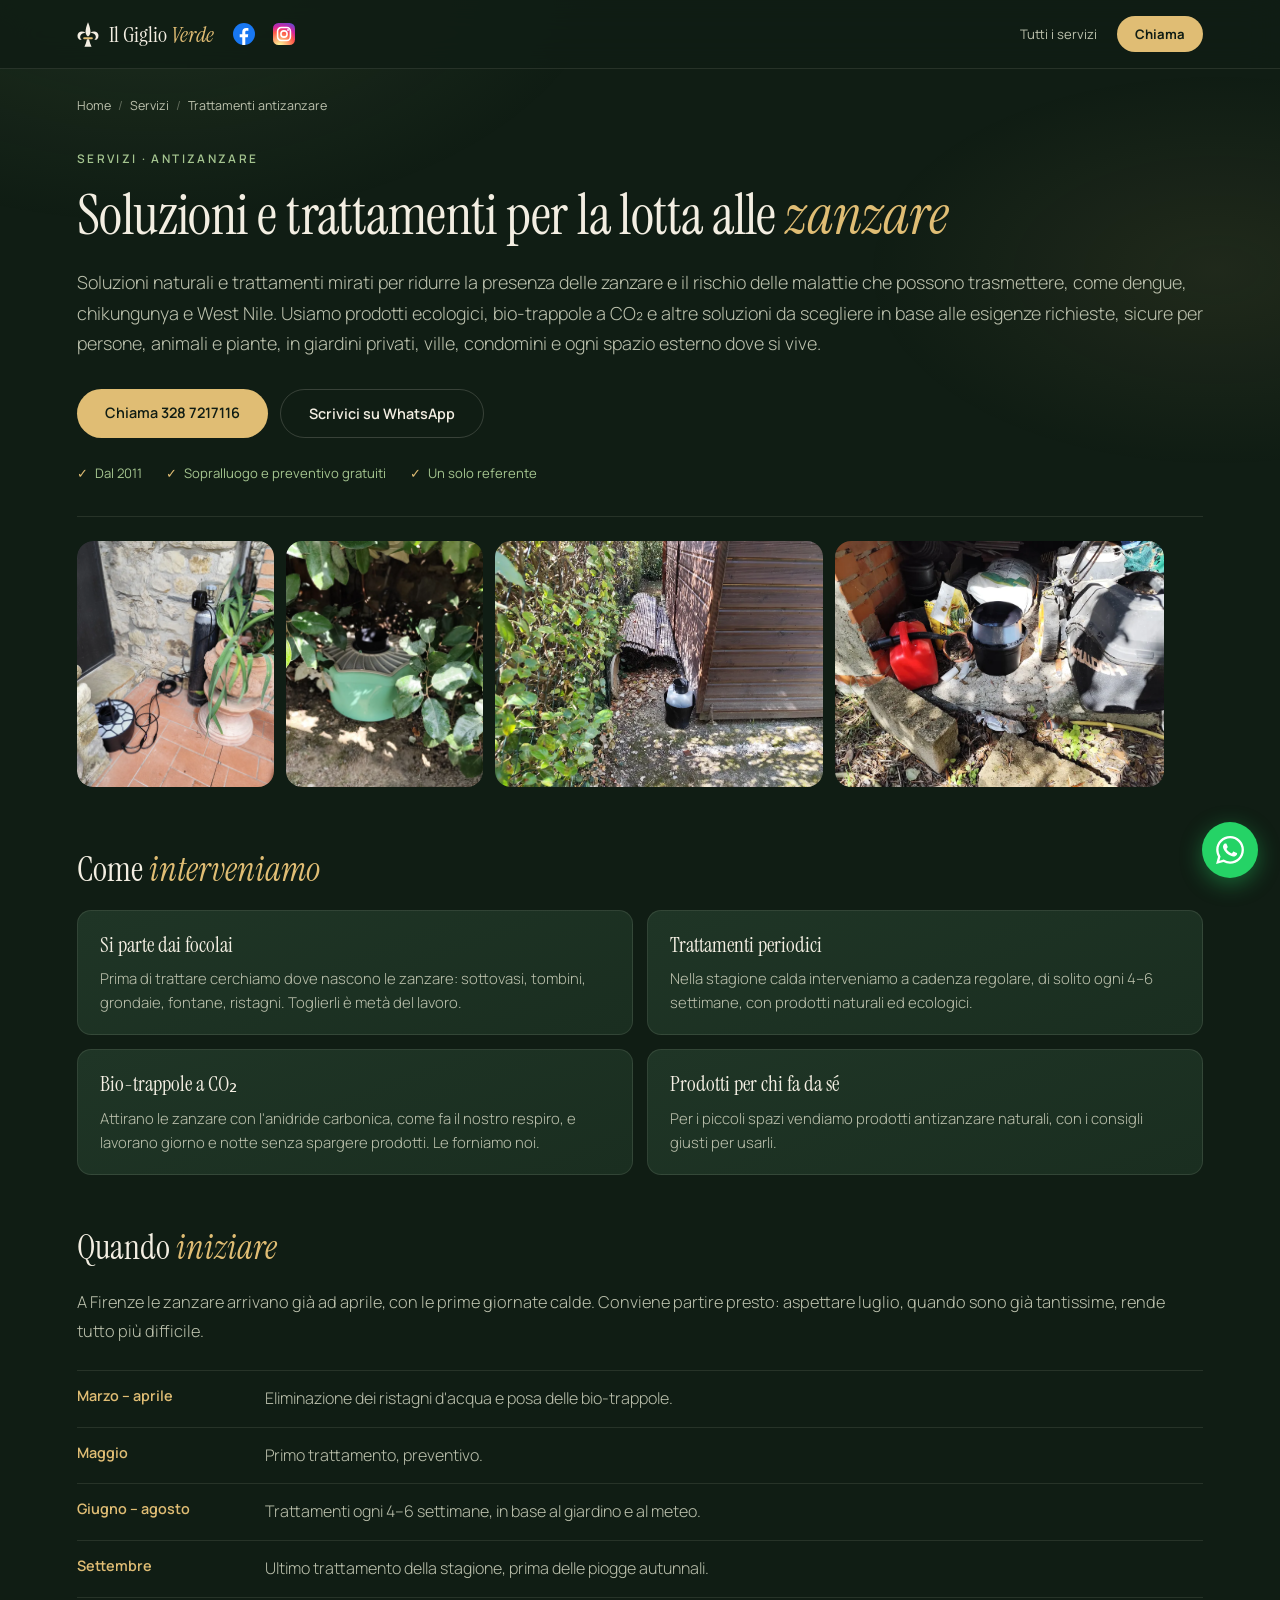
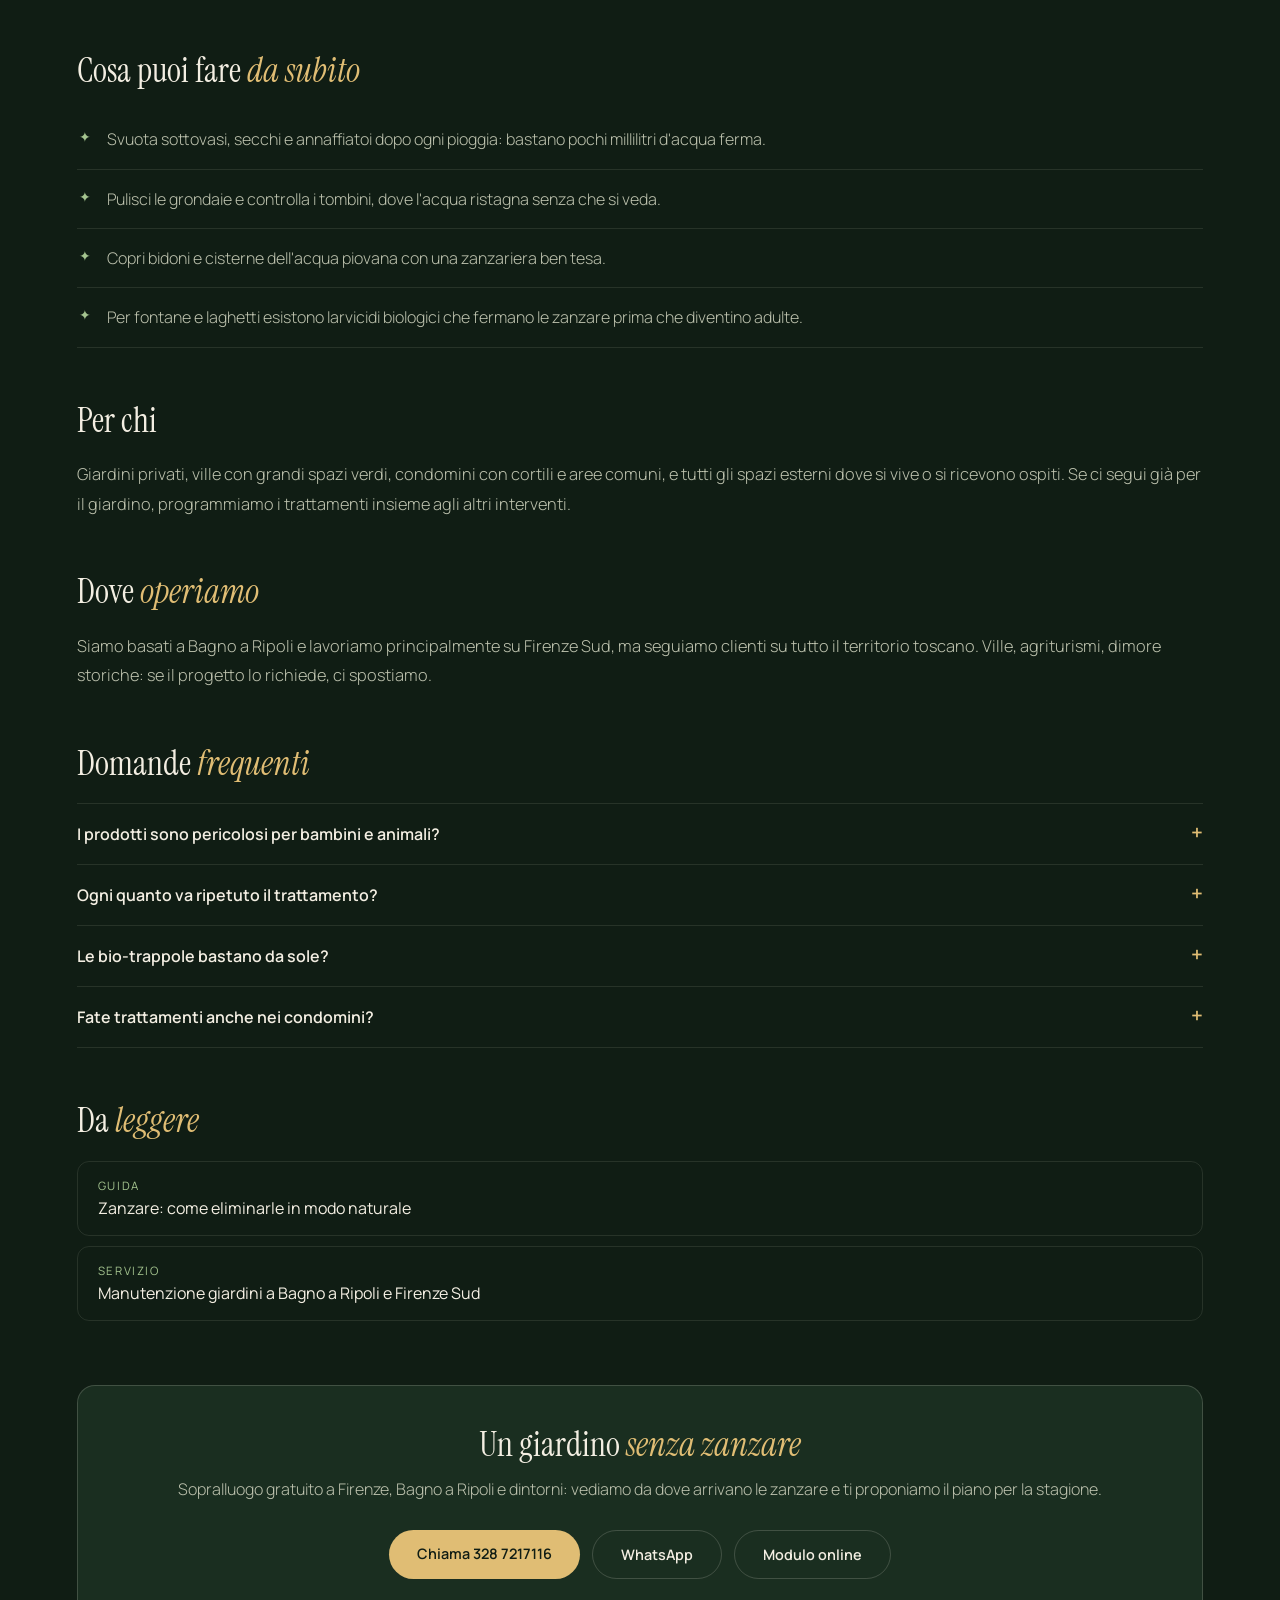
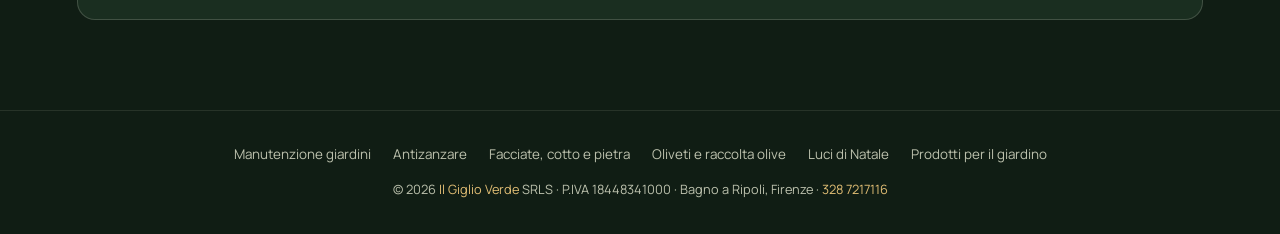
<file: antizanzare-firenze.html>
<!DOCTYPE html>
<html lang="it">
<head>
<meta charset="UTF-8">
<meta name="viewport" content="width=device-width, initial-scale=1.0">
<title>Trattamenti antizanzare a Firenze e Bagno a Ripoli | Il Giglio Verde</title>
<meta name="description" content="Trattamenti antizanzare con prodotti naturali e bio-trappole a CO₂ per giardini, ville e condomini a Firenze, Bagno a Ripoli e dintorni. Sopralluogo gratuito.">
<!-- Google tag (gtag.js) -->
<script async src="https://www.googletagmanager.com/gtag/js?id=G-GYQ426DJKF"></script>
<script>
  window.dataLayer = window.dataLayer || [];
  function gtag(){dataLayer.push(arguments);}
  gtag('js', new Date());
  gtag('config', 'G-GYQ426DJKF');
</script>
<link rel="canonical" href="https://www.giglioverde.com/antizanzare-firenze.html">
<meta property="og:type" content="website">
<meta property="og:site_name" content="Il Giglio Verde">
<meta property="og:locale" content="it_IT">
<meta property="og:url" content="https://www.giglioverde.com/antizanzare-firenze.html">
<meta property="og:title" content="Trattamenti antizanzare a Firenze e Bagno a Ripoli | Il Giglio Verde">
<meta property="og:description" content="Trattamenti antizanzare con prodotti naturali e bio-trappole a CO₂ per giardini, ville e condomini a Firenze, Bagno a Ripoli e dintorni. Sopralluogo gratuito.">
<meta property="og:image" content="https://www.giglioverde.com/og-image.jpg">
<meta property="og:image:width" content="1200">
<meta property="og:image:height" content="630">
<meta property="og:image:alt" content="Il giglio del marchio e il nome Il Giglio Verde">
<meta name="twitter:card" content="summary_large_image">
<link rel="icon" href="/Sito-favicon.svg" type="image/svg+xml">
<link rel="icon" href="/Sito-favicon.ico" sizes="any">
<link rel="apple-touch-icon" href="/Sito-icona-iPhone-180.png">
<link rel="manifest" href="/site.webmanifest">
<meta name="theme-color" content="#101d14">
<link rel="preconnect" href="https://fonts.googleapis.com">
<link rel="preconnect" href="https://fonts.gstatic.com" crossorigin>
<link href="https://fonts.googleapis.com/css2?family=Instrument+Serif:ital@0;1&family=Manrope:wght@300;400;500;600;700&display=swap" rel="stylesheet">
<style>
  :root {
    --bg: #101d14; --bg-2: #14241a; --bg-soft: #1a2e20; --bg-card: #1f3526;
    --cream: #f3eee2; --cream-dim: #bcc1ad; --sage: #a4c48f;
    --gold: #e0bd74; --gold-soft: #efd9a3; --line: rgba(243,238,226,0.1); --line-2: rgba(243,238,226,0.18);
  }
  * { margin: 0; padding: 0; box-sizing: border-box; }
  html { scroll-behavior: smooth; }
  body { font-family: 'Manrope', sans-serif; background: var(--bg); color: var(--cream); -webkit-font-smoothing: antialiased; }
  body::before { content: ''; position: fixed; inset: 0; z-index: -1; pointer-events: none;
    background: radial-gradient(60vw 50vh at 12% -5%, rgba(123,162,101,0.14), transparent 60%), radial-gradient(50vw 40vh at 95% 30%, rgba(224,189,116,0.08), transparent 55%); }
  a { color: var(--gold); }
  nav { position: sticky; top: 0; z-index: 100; padding: 16px 6%; display: flex; justify-content: space-between; align-items: center; gap: 16px; background: rgba(16,29,20,0.9); backdrop-filter: blur(16px); border-bottom: 1px solid var(--line); }
  .logo { font-family: 'Instrument Serif', serif; font-size: 1.4rem; text-decoration: none; color: var(--cream); display: flex; align-items: center; gap: 10px; }
  .logo i { font-style: italic; color: var(--gold); }
  .logo .giglio { width: 22px; height: 25px; flex-shrink: 0; }
  .nav-r { display: flex; align-items: center; gap: 20px; }
  .back-btn { font-size: 0.82rem; color: var(--cream-dim); text-decoration: none; transition: color 0.25s; }
  .back-btn:hover { color: var(--gold); }
  .nav-call { font-size: 0.82rem; font-weight: 700; color: var(--bg); background: var(--gold); padding: 9px 18px; border-radius: 100px; text-decoration: none; white-space: nowrap; }
  .nav-call:hover { background: var(--gold-soft); }
  .crumbs { margin: 0 auto; padding: 28px 6% 0; font-size: 0.78rem; color: var(--cream-dim); }
  .crumbs a { color: var(--cream-dim); text-decoration: none; }
  .crumbs a:hover { color: var(--gold); }
  .crumbs .sep { opacity: 0.45; margin: 0 7px; }
  .svc-hero { margin: 0 auto; padding: 36px 6% 0; }
  .cat { font-size: 0.74rem; letter-spacing: 0.2em; text-transform: uppercase; color: var(--sage); margin-bottom: 18px; font-weight: 600; }
  h1 { font-family: 'Instrument Serif', serif; font-size: clamp(2.1rem, 5.4vw, 3.5rem); font-weight: 400; line-height: 1.08; margin-bottom: 22px; letter-spacing: -0.01em; }
  h1 i { font-style: italic; color: var(--gold); }
  .lead { font-size: 1.12rem; line-height: 1.7; color: var(--cream-dim); font-weight: 300; margin-bottom: 30px; }
  .azioni { display: flex; flex-wrap: wrap; gap: 12px; margin-bottom: 26px; }
  .btn { display: inline-block; padding: 14px 28px; border-radius: 100px; font-size: 0.9rem; font-weight: 600; text-decoration: none; transition: all 0.3s; }
  .btn-fill { background: var(--gold); color: var(--bg); }
  .btn-fill:hover { background: var(--gold-soft); transform: translateY(-2px); }
  .btn-ghost { border: 1px solid var(--line-2); color: var(--cream); }
  .btn-ghost:hover { border-color: var(--cream); background: rgba(243,238,226,0.05); }
  .fatti { display: flex; flex-wrap: wrap; gap: 8px 24px; font-size: 0.82rem; color: var(--sage); padding-bottom: 34px; border-bottom: 1px solid var(--line); }
  .fatti span::before { content: '✓'; color: var(--gold); margin-right: 7px; }
  main { margin: 0 auto; padding: 10px 6% 90px; }
  main > p, .sez > p { font-size: 1.02rem; line-height: 1.8; color: var(--cream-dim); font-weight: 300; margin-bottom: 24px; }
  main h2 { font-family: 'Instrument Serif', serif; font-size: clamp(1.6rem, 3.6vw, 2.1rem); font-weight: 400; color: var(--cream); margin: 54px 0 20px; line-height: 1.15; }
  main h2 i { font-style: italic; color: var(--gold); }
  main strong { color: var(--cream); font-weight: 600; }
  .schede { display: grid; grid-template-columns: 1fr 1fr; gap: 14px; }
  .scheda { background: linear-gradient(160deg, var(--bg-card), var(--bg-soft)); border: 1px solid var(--line); border-radius: 14px; padding: 22px 22px 20px; }
  .scheda h3 { font-family: 'Instrument Serif', serif; font-size: 1.32rem; font-weight: 400; color: var(--cream); margin-bottom: 8px; line-height: 1.2; }
  .scheda p { font-size: 0.93rem; line-height: 1.62; color: var(--cream-dim); font-weight: 300; }
  .lista { list-style: none; margin: 0 0 10px; }
  .lista li { padding: 16px 0 16px 30px; border-bottom: 1px solid var(--line); position: relative; font-size: 1rem; line-height: 1.65; color: var(--cream-dim); font-weight: 300; }
  .lista li::before { content: '✦'; position: absolute; left: 2px; top: 16px; color: var(--sage); font-size: 0.85rem; }
  .passi { list-style: none; counter-reset: passo; }
  .passi li { counter-increment: passo; position: relative; padding: 2px 0 22px 56px; font-size: 1rem; line-height: 1.65; color: var(--cream-dim); font-weight: 300; }
  .passi li::before { content: counter(passo); position: absolute; left: 0; top: 0; width: 36px; height: 36px; border-radius: 50%; border: 1px solid var(--gold); color: var(--gold); display: flex; align-items: center; justify-content: center; font-family: 'Instrument Serif', serif; font-size: 1.15rem; }
  .cal { border-top: 1px solid var(--line); }
  .cal div { display: grid; grid-template-columns: 170px 1fr; gap: 18px; padding: 15px 0; border-bottom: 1px solid var(--line); }
  .cal dt { color: var(--gold); font-weight: 600; font-size: 0.9rem; }
  .cal dd { color: var(--cream-dim); font-weight: 300; line-height: 1.6; }
  .pills { display: flex; flex-wrap: wrap; gap: 8px; margin-bottom: 22px; }
  .pill { border: 1px solid var(--line-2); padding: 8px 16px; border-radius: 100px; font-size: 0.85rem; color: var(--cream-dim); }
  details { border-bottom: 1px solid var(--line); padding: 18px 0; }
  details:first-of-type { border-top: 1px solid var(--line); }
  summary { cursor: pointer; font-weight: 600; color: var(--cream); list-style: none; display: flex; justify-content: space-between; gap: 16px; line-height: 1.5; }
  summary::-webkit-details-marker { display: none; }
  summary::after { content: '+'; color: var(--gold); font-size: 1.3rem; line-height: 1; }
  details[open] summary::after { content: '–'; }
  details p { margin-top: 12px; color: var(--cream-dim); font-weight: 300; line-height: 1.75; }
  .letture { display: grid; gap: 10px; }
  .letture a { display: block; padding: 16px 20px; border: 1px solid var(--line); border-radius: 12px; text-decoration: none; color: var(--cream); transition: border-color 0.25s; }
  .letture a:hover { border-color: var(--gold); }
  .letture small { display: block; font-size: 0.72rem; letter-spacing: 0.14em; text-transform: uppercase; color: var(--sage); margin-bottom: 4px; }
  .cta { background: var(--bg-soft); border: 1px solid var(--line-2); border-radius: 18px; padding: 40px 32px; text-align: center; margin-top: 64px; }
  .cta h2 { margin: 0 0 12px; }
  .cta p { color: var(--cream-dim); font-weight: 300; line-height: 1.7; margin-bottom: 26px; }
  .cta .azioni { justify-content: center; margin-bottom: 0; }
  footer { border-top: 1px solid var(--line); padding: 34px 6%; text-align: center; }
  footer p { font-size: 0.8rem; color: var(--cream-dim); line-height: 1.7; }
  footer a { color: var(--gold); text-decoration: none; }
  .foot-servizi { display: flex; flex-wrap: wrap; justify-content: center; gap: 8px 22px; margin-bottom: 16px; }
  .foot-servizi a { color: var(--cream-dim); font-size: 0.84rem; }
  .foot-servizi a:hover { color: var(--gold); }
  .hero-img-wrap { padding: 24px 6% 0; }
  .hero-img { width: 100%; aspect-ratio: 16/7; object-fit: cover; border-radius: 16px; display: block; }
  .carosello { position: relative; height: max(170px, calc(88vw * 7 / 32)); }
  .car-track { display: flex; gap: 12px; height: 100%; overflow-x: auto; scroll-snap-type: x mandatory; scroll-behavior: smooth; scrollbar-width: none; border-radius: 16px; }
  .car-track::-webkit-scrollbar { display: none; }
  .car-track img { height: 100%; width: auto; flex: 0 0 auto; object-fit: cover; border-radius: 16px; scroll-snap-align: start; display: block; }
  .car-btn { position: absolute; top: 50%; transform: translateY(-50%); width: 40px; height: 40px; border-radius: 50%; border: 0; background: rgba(255,255,255,0.9); color: #1f3a2b; font-size: 20px; line-height: 1; cursor: pointer; box-shadow: 0 2px 10px rgba(0,0,0,0.18); }
  .car-btn.prev { left: 10px; } .car-btn.next { right: 10px; }
  .wa { position: fixed; bottom: 22px; right: 22px; z-index: 99; width: 56px; height: 56px; background: #25d366; border-radius: 50%; display: flex; align-items: center; justify-content: center; box-shadow: 0 6px 22px rgba(37,211,102,0.4); transition: transform 0.25s; }
  .wa:hover { transform: scale(1.08); }
  .wa svg { width: 28px; height: 28px; fill: #fff; }
  @media screen and (max-width: 640px) {
    .logo { white-space: nowrap; }
    .logo-riga { gap: 2px; }
    .social { margin-left: 0; gap: 0; }
    .social a { width: 32px; height: 32px; }
    .nav-r { gap: 10px; }
    .back-btn { display: none; }
    .schede { grid-template-columns: 1fr; }
    .cal div { grid-template-columns: 1fr; gap: 4px; }
    .cta { padding: 32px 20px; }
    footer { padding-bottom: 96px; }
    .btn { width: 100%; text-align: center; }
  }
  .logo-riga { display: inline-flex; align-items: center; gap: 6px; }
  .social { display: inline-flex; align-items: center; gap: 4px; margin-left: 6px; }
  .social a { display: inline-flex; width: 36px; height: 36px; align-items: center; justify-content: center; border-radius: 50%; color: var(--cream-dim); transition: transform .2s; }
  .social a:hover { transform: scale(1.1); }
  .social svg { width: 22px; height: 22px; }
  </style>
<script type="application/ld+json">
[
  {
    "@context": "https://schema.org",
    "@type": "Service",
    "name": "Trattamenti antizanzare",
    "serviceType": "Trattamenti antizanzare",
    "url": "https://www.giglioverde.com/antizanzare-firenze.html",
    "description": "Trattamenti antizanzare con prodotti naturali e bio-trappole a CO₂ per giardini, ville e condomini a Firenze, Bagno a Ripoli e dintorni. Sopralluogo gratuito.",
    "provider": {
      "@type": "HomeAndConstructionBusiness",
      "@id": "https://www.giglioverde.com/#ditta",
      "name": "Il Giglio Verde",
      "url": "https://www.giglioverde.com/",
      "telephone": "+39 328 721 7116"
    },
    "areaServed": [
      {
        "@type": "City",
        "name": "Bagno a Ripoli"
      },
      {
        "@type": "City",
        "name": "Firenze"
      },
      {
        "@type": "City",
        "name": "Fiesole"
      },
      {
        "@type": "City",
        "name": "Pontassieve"
      },
      {
        "@type": "City",
        "name": "Rignano sull'Arno"
      },
      {
        "@type": "City",
        "name": "Greve in Chianti"
      }
    ]
  },
  {
    "@context": "https://schema.org",
    "@type": "BreadcrumbList",
    "itemListElement": [
      {
        "@type": "ListItem",
        "position": 1,
        "name": "Home",
        "item": "https://www.giglioverde.com/"
      },
      {
        "@type": "ListItem",
        "position": 2,
        "name": "Trattamenti antizanzare",
        "item": "https://www.giglioverde.com/antizanzare-firenze.html"
      }
    ]
  }
]
</script>
</head>
<body>

<nav>
  <span class="logo-riga"><a href="/" class="logo"><svg class="giglio" viewBox="4 4 52 58" aria-hidden="true" focusable="false"><g fill="#f3eee2"><path d="M30 4C33.8 13 35.8 20 35.8 26.5C35.8 31.5 33.6 35.5 30 38C26.4 35.5 24.2 31.5 24.2 26.5C24.2 20 26.2 13 30 4Z"/><path d="M24.6 28.5C19 25.5 12.5 25 8.5 28.5C4 32.5 4 40.5 8.5 44C10.5 45.5 13 45.8 14.8 45C11.5 42.5 10.5 38 12.5 34.5C14.3 31.4 19 29.6 24.6 28.5Z"/><path d="M35.4 28.5C41 25.5 47.5 25 51.5 28.5C56 32.5 56 40.5 51.5 44C49.5 45.5 47 45.8 45.2 45C48.5 42.5 49.5 38 47.5 34.5C45.7 31.4 41 29.6 35.4 28.5Z"/><path d="M27.6 44.3H32.4C33.8 51 35.8 57 38.4 62H21.6C24.2 57 26.2 51 27.6 44.3Z"/></g><rect x="18.6" y="39.4" width="22.8" height="5" rx="2.5" fill="#e0bd74"/></svg><span>Il Giglio <i>Verde</i></span></a><span class="social"><a href="https://www.facebook.com/GiglioVerdeGiardini" target="_blank" rel="noopener" aria-label="Il Giglio Verde su Facebook"><svg viewBox="0 0 24 24" aria-hidden="true" focusable="false"><circle cx="12" cy="12" r="12" fill="#1877F2"/><path fill="#fff" d="M13.4 24v-8.5h2.8l.4-3.3h-3.2v-2.1c0-1 .3-1.6 1.7-1.6h1.7V5.6c-.3 0-1.3-.1-2.5-.1-2.5 0-4.2 1.5-4.2 4.3v2.4H7.3v3.3h2.8V24z"/></svg></a><a href="https://www.instagram.com/giglioverdegiardini" target="_blank" rel="noopener" aria-label="Il Giglio Verde su Instagram"><svg viewBox="0 0 24 24" aria-hidden="true" focusable="false"><defs><radialGradient id="ig-grad" cx="30%" cy="107%" r="150%"><stop offset="0" stop-color="#fdf497"/><stop offset=".05" stop-color="#fdf497"/><stop offset=".45" stop-color="#fd5949"/><stop offset=".6" stop-color="#d6249f"/><stop offset=".9" stop-color="#285AEB"/></radialGradient></defs><rect width="24" height="24" rx="6" fill="url(#ig-grad)"/><rect x="5" y="5" width="14" height="14" rx="4" fill="none" stroke="#fff" stroke-width="1.7"/><circle cx="12" cy="12" r="3.4" fill="none" stroke="#fff" stroke-width="1.7"/><circle cx="16.4" cy="7.6" r="1" fill="#fff"/></svg></a></span></span>
  <div class="nav-r">
    <a href="/#settori" class="back-btn">Tutti i servizi</a>
    <a href="tel:+393287217116" class="nav-call">Chiama</a>
  </div>
</nav>

<div class="crumbs"><a href="/">Home</a><span class="sep">/</span><a href="/#settori">Servizi</a><span class="sep">/</span><span aria-current="page">Trattamenti antizanzare</span></div>

<header class="svc-hero">
  <div class="cat">Servizi · Antizanzare</div>
  <h1>Soluzioni e trattamenti per la lotta alle <i>zanzare</i></h1>
  <p class="lead">Soluzioni naturali e trattamenti mirati per ridurre la presenza delle zanzare e il rischio delle malattie che possono trasmettere, come dengue, chikungunya e West Nile. Usiamo prodotti ecologici, bio-trappole a CO₂ e altre soluzioni da scegliere in base alle esigenze richieste, sicure per persone, animali e piante, in giardini privati, ville, condomini e ogni spazio esterno dove si vive.</p>
  <div class="azioni">
    <a class="btn btn-fill" href="tel:+393287217116">Chiama 328 7217116</a>
    <a class="btn btn-ghost" href="https://wa.me/393287217116?text=Buongiorno%2C%20vorrei%20informazioni%20per%20un%20trattamento%20antizanzare." target="_blank" rel="noopener">Scrivici su WhatsApp</a>
  </div>
  <div class="fatti"><span>Dal 2011</span><span>Sopralluogo e preventivo gratuiti</span><span>Un solo referente</span></div>
</header>
<div class="hero-img-wrap">
  <div class="carosello" aria-label="Trattamenti antizanzare">
    <div class="car-track">
      <img src="/img/lavori/trappola-bombola.webp" alt="Bio-trappola a CO₂ per zanzare in giardino" width="800" height="1000" loading="eager">
      <img src="/img/lavori/trappola-sotto-siepe.webp" alt="Bio-trappola antizanzare posizionata sotto una siepe" width="800" height="1000">
      <img src="/img/lavori/trappola-capanno.webp" alt="Trappola per zanzare posizionata accanto a un capanno in legno" width="853" height="640">
      <img src="/img/lavori/trappola-ripostiglio.webp" alt="Trappola per zanzare in una zona d'ombra sotto una tettoia" width="853" height="640">
    </div>
    <button class="car-btn prev" type="button" aria-label="Foto precedente">&#8249;</button>
    <button class="car-btn next" type="button" aria-label="Foto successiva">&#8250;</button>
  </div>
  <script>
  (function(){
    var c=document.currentScript.previousElementSibling, t=c.querySelector('.car-track');
    function passo(dir){
      var imgs=t.querySelectorAll('img'), x=t.scrollLeft, fine=t.scrollWidth-t.clientWidth-4;
      if(dir>0 && x>=fine){ t.scrollTo({left:0}); return; }
      if(dir<0 && x<=4){ t.scrollTo({left:fine}); return; }
      for(var i=0;i<imgs.length;i++){ var o=imgs[i].offsetLeft-t.offsetLeft;
        if(dir>0 && o>x+4){ t.scrollTo({left:o}); return; } }
      for(var j=imgs.length-1;j>=0;j--){ var o2=imgs[j].offsetLeft-t.offsetLeft;
        if(dir<0 && o2<x-4){ t.scrollTo({left:o2}); return; } }
    }
    if(t.scrollWidth<=t.clientWidth+4){ c.querySelector('.next').style.display=c.querySelector('.prev').style.display='none'; }
    c.querySelector('.next').onclick=function(){passo(1)};
    c.querySelector('.prev').onclick=function(){passo(-1)};
    if(!window.matchMedia('(prefers-reduced-motion: reduce)').matches){
      var pausa=false; c.onmouseenter=function(){pausa=true}; c.onmouseleave=function(){pausa=false};
      t.addEventListener('touchstart',function(){pausa=true},{passive:true});
      setInterval(function(){ if(!pausa) passo(1); },3500);
    }
  })();
  </script>
</div>

<main>
  <h2>Come <i>interveniamo</i></h2>
  <div class="schede">
    <div class="scheda"><h3>Si parte dai focolai</h3><p>Prima di trattare cerchiamo dove nascono le zanzare: sottovasi, tombini, grondaie, fontane, ristagni. Toglierli è metà del lavoro.</p></div>
    <div class="scheda"><h3>Trattamenti periodici</h3><p>Nella stagione calda interveniamo a cadenza regolare, di solito ogni 4–6 settimane, con prodotti naturali ed ecologici.</p></div>
    <div class="scheda"><h3>Bio-trappole a CO₂</h3><p>Attirano le zanzare con l'anidride carbonica, come fa il nostro respiro, e lavorano giorno e notte senza spargere prodotti. Le forniamo noi.</p></div>
    <div class="scheda"><h3>Prodotti per chi fa da sé</h3><p>Per i piccoli spazi vendiamo prodotti antizanzare naturali, con i consigli giusti per usarli.</p></div>
  </div>

  <h2>Quando <i>iniziare</i></h2>
  <p>A Firenze le zanzare arrivano già ad aprile, con le prime giornate calde. Conviene partire presto: aspettare luglio, quando sono già tantissime, rende tutto più difficile.</p>
  <dl class="cal">
    <div><dt>Marzo – aprile</dt><dd>Eliminazione dei ristagni d'acqua e posa delle bio-trappole.</dd></div>
    <div><dt>Maggio</dt><dd>Primo trattamento, preventivo.</dd></div>
    <div><dt>Giugno – agosto</dt><dd>Trattamenti ogni 4–6 settimane, in base al giardino e al meteo.</dd></div>
    <div><dt>Settembre</dt><dd>Ultimo trattamento della stagione, prima delle piogge autunnali.</dd></div>
  </dl>

  <h2>Cosa puoi fare <i>da subito</i></h2>
  <ul class="lista">
    <li>Svuota sottovasi, secchi e annaffiatoi dopo ogni pioggia: bastano pochi millilitri d'acqua ferma.</li>
    <li>Pulisci le grondaie e controlla i tombini, dove l'acqua ristagna senza che si veda.</li>
    <li>Copri bidoni e cisterne dell'acqua piovana con una zanzariera ben tesa.</li>
    <li>Per fontane e laghetti esistono larvicidi biologici che fermano le zanzare prima che diventino adulte.</li>
  </ul>

  <h2>Per chi</h2>
  <p>Giardini privati, ville con grandi spazi verdi, condomini con cortili e aree comuni, e tutti gli spazi esterni dove si vive o si ricevono ospiti. Se ci segui già per il giardino, programmiamo i trattamenti insieme agli altri interventi.</p>

  <h2>Dove <i>operiamo</i></h2>
  <p>Siamo basati a Bagno a Ripoli e lavoriamo principalmente su Firenze Sud, ma seguiamo clienti su tutto il territorio toscano. Ville, agriturismi, dimore storiche: se il progetto lo richiede, ci spostiamo.</p>

  <h2>Domande <i>frequenti</i></h2>
  <details><summary>I prodotti sono pericolosi per bambini e animali?</summary><p>Usiamo prodotti naturali ed ecologici, sicuri per persone, animali e piante. Al momento del trattamento ti diciamo quanto aspettare prima di tornare a usare il giardino.</p></details>
  <details><summary>Ogni quanto va ripetuto il trattamento?</summary><p>Nella stagione calda di solito ogni 4–6 settimane. Le piogge frequenti possono richiedere un intervento in più.</p></details>
  <details><summary>Le bio-trappole bastano da sole?</summary><p>In molti giardini riducono di molto le zanzare. Nei giardini grandi, o vicino a fossi e zone umide, funzionano meglio insieme ai trattamenti.</p></details>
  <details><summary>Fate trattamenti anche nei condomini?</summary><p>Sì, per cortili, aree verdi comuni e parti esterne del condominio. L'amministratore ha un solo referente anche per la manutenzione del verde.</p></details>

  <h2>Da <i>leggere</i></h2>
  <div class="letture">
    <a href="/articolo-antizanzare-naturale.html"><small>Guida</small>Zanzare: come eliminarle in modo naturale</a>
    <a href="/manutenzione-giardini-firenze.html"><small>Servizio</small>Manutenzione giardini a Bagno a Ripoli e Firenze Sud</a>
  </div>

  <div class="cta">
    <h2>Un giardino <i>senza zanzare</i></h2>
    <p>Sopralluogo gratuito a Firenze, Bagno a Ripoli e dintorni: vediamo da dove arrivano le zanzare e ti proponiamo il piano per la stagione.</p>
    <div class="azioni">
      <a class="btn btn-fill" href="tel:+393287217116">Chiama 328 7217116</a>
      <a class="btn btn-ghost" href="https://wa.me/393287217116?text=Buongiorno%2C%20vorrei%20informazioni%20per%20un%20trattamento%20antizanzare." target="_blank" rel="noopener">WhatsApp</a>
      <a class="btn btn-ghost" href="/#contatti">Modulo online</a>
    </div>
  </div>
</main>

<footer>
  <div class="foot-servizi">
    <a href="/manutenzione-giardini-firenze.html">Manutenzione giardini</a>
    <a href="/antizanzare-firenze.html">Antizanzare</a>
    <a href="/facciate-cotto-pietra-firenze.html">Facciate, cotto e pietra</a>
    <a href="/oliveti-raccolta-olive-firenze.html">Oliveti e raccolta olive</a>
    <a href="/luci-natalizie-firenze.html">Luci di Natale</a>
    <a href="/prodotti-giardino-firenze.html">Prodotti per il giardino</a>
  </div>
  <p>© <span class="anno">2026</span> <a href="/">Il Giglio Verde</a> SRLS · P.IVA 18448341000 · Bagno a Ripoli, Firenze · <a href="tel:+393287217116">328 7217116</a></p>
</footer>

<a href="https://wa.me/393287217116?text=Buongiorno%2C%20vorrei%20informazioni%20per%20un%20trattamento%20antizanzare." class="wa" target="_blank" rel="noopener" aria-label="Scrivici su WhatsApp"><svg viewBox="0 0 24 24"><path d="M17.472 14.382c-.297-.149-1.758-.867-2.03-.967-.273-.099-.471-.148-.67.15-.197.297-.767.966-.94 1.164-.173.199-.347.223-.644.075-.297-.15-1.255-.463-2.39-1.475-.883-.788-1.48-1.761-1.653-2.059-.173-.297-.018-.458.13-.606.134-.133.298-.347.446-.52.149-.174.198-.298.298-.497.099-.198.05-.371-.025-.52-.075-.149-.669-1.612-.916-2.207-.242-.579-.487-.5-.669-.51-.173-.008-.371-.01-.57-.01-.198 0-.52.074-.792.372-.272.297-1.04 1.016-1.04 2.479 0 1.462 1.065 2.875 1.213 3.074.149.198 2.096 3.2 5.077 4.487.709.306 1.262.489 1.694.625.712.227 1.36.195 1.871.118.571-.085 1.758-.719 2.006-1.413.248-.694.248-1.289.173-1.413-.074-.124-.272-.198-.57-.347m-5.421 7.403h-.004a9.87 9.87 0 01-5.031-1.378l-.361-.214-3.741.982.998-3.648-.235-.374a9.86 9.86 0 01-1.51-5.26c.001-5.45 4.436-9.884 9.888-9.884 2.64 0 5.122 1.03 6.988 2.898a9.825 9.825 0 012.893 6.994c-.003 5.45-4.437 9.884-9.885 9.884m8.413-18.297A11.815 11.815 0 0012.05 0C5.495 0 .16 5.335.157 11.892c0 2.096.547 4.142 1.588 5.945L.057 24l6.305-1.654a11.882 11.882 0 005.683 1.448h.005c6.554 0 11.89-5.335 11.893-11.893a11.821 11.821 0 00-3.48-8.413z"/></svg></a>

<script>
(function(){
  document.querySelectorAll('.anno').forEach(function(el){ el.textContent = new Date().getFullYear(); });
  document.addEventListener('click', function(e){
    var a = e.target.closest ? e.target.closest('a[href]') : null;
    if (!a || typeof gtag !== 'function') return;
    var h = a.getAttribute('href') || '';
    if (h.indexOf('tel:') === 0) gtag('event', 'clic_telefono');
    else if (h.indexOf('wa.me') > -1) gtag('event', 'clic_whatsapp');
    else if (h.indexOf('mailto:') === 0) gtag('event', 'clic_email');
  });
})();
</script>
</body>
</html>
</file>
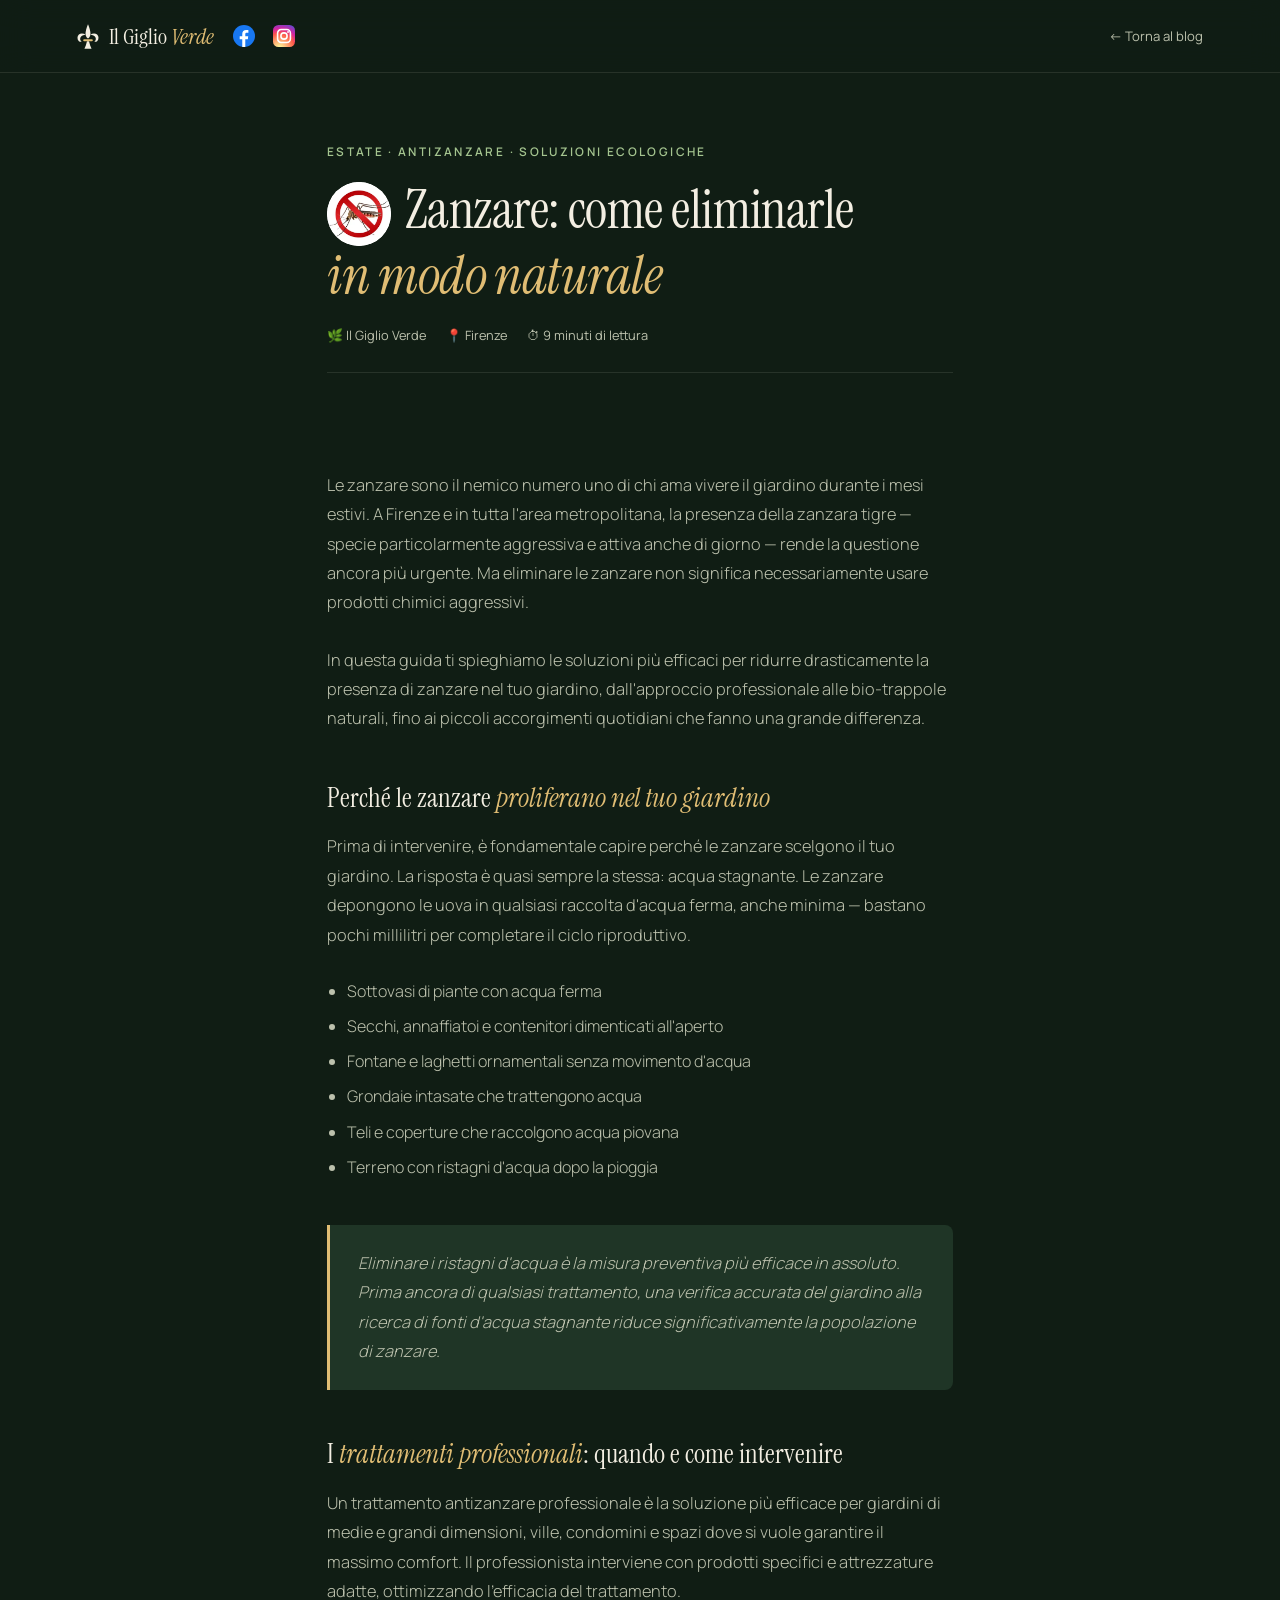
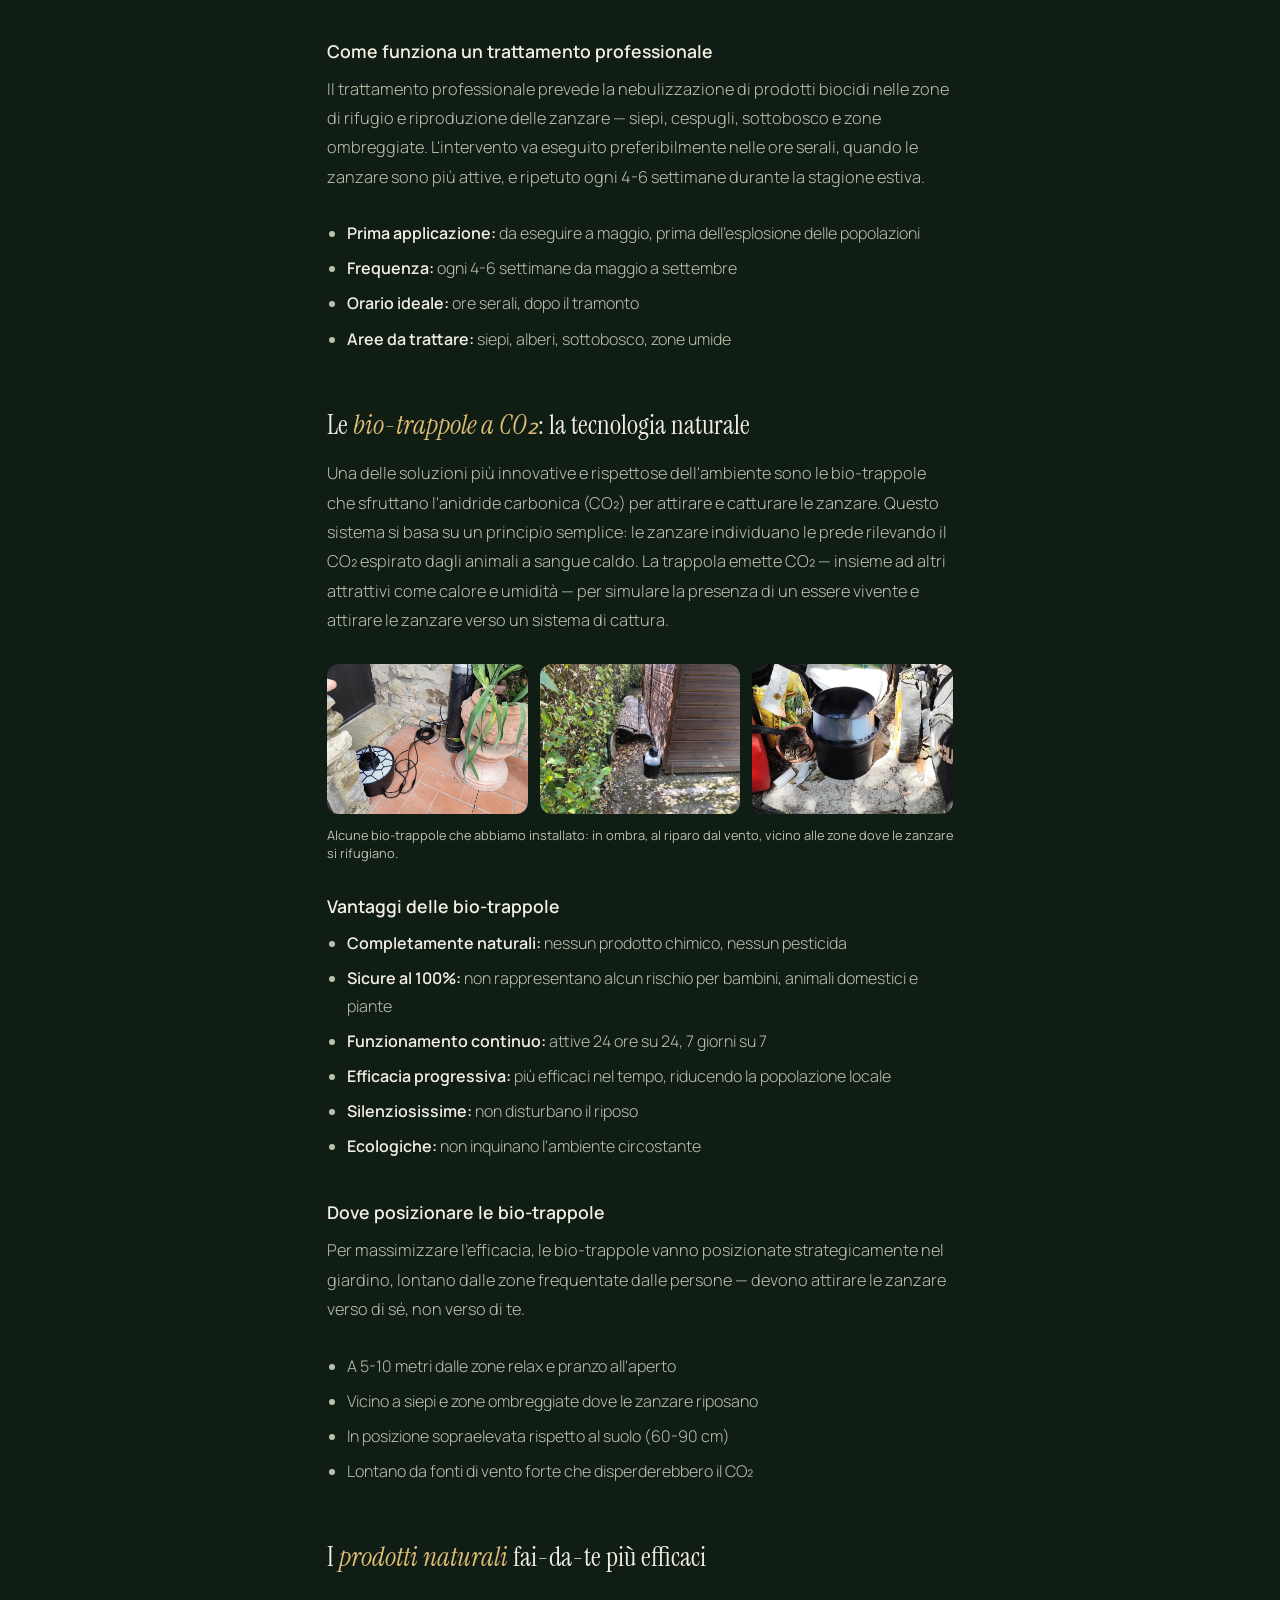
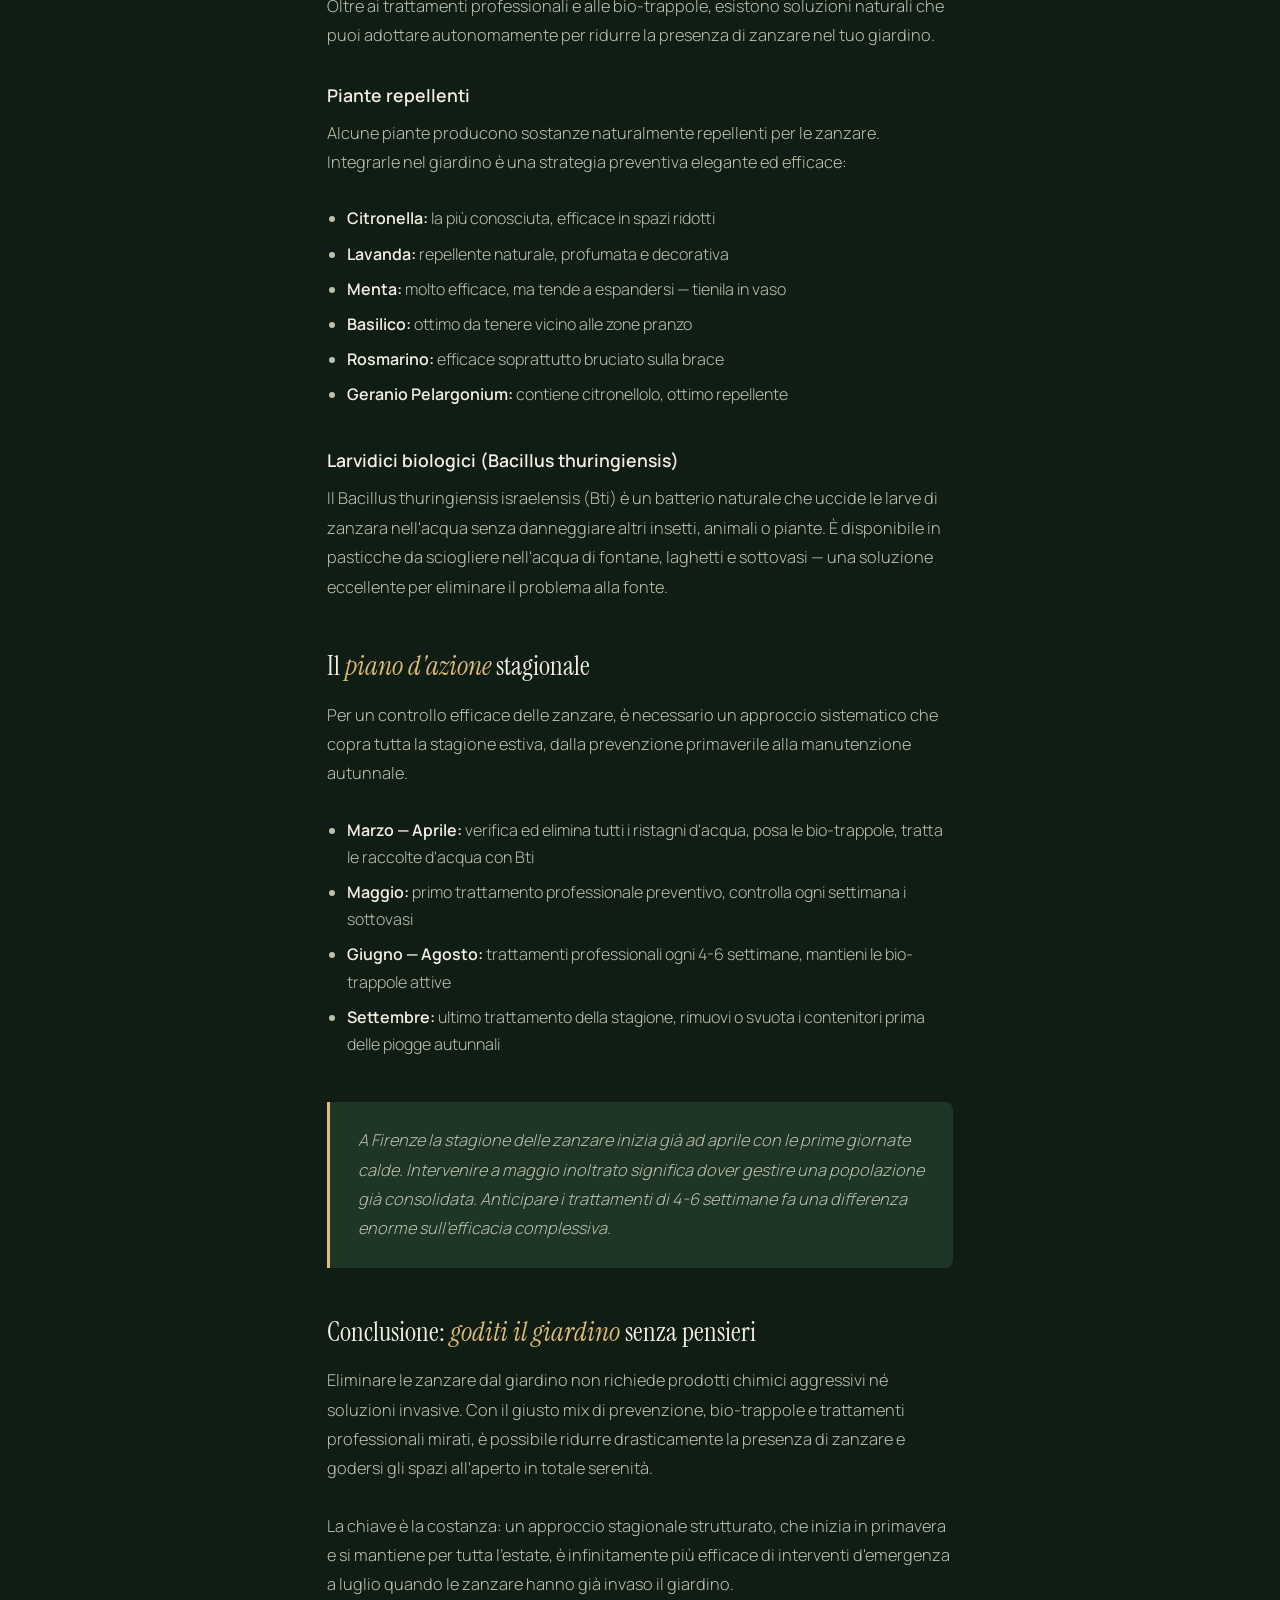
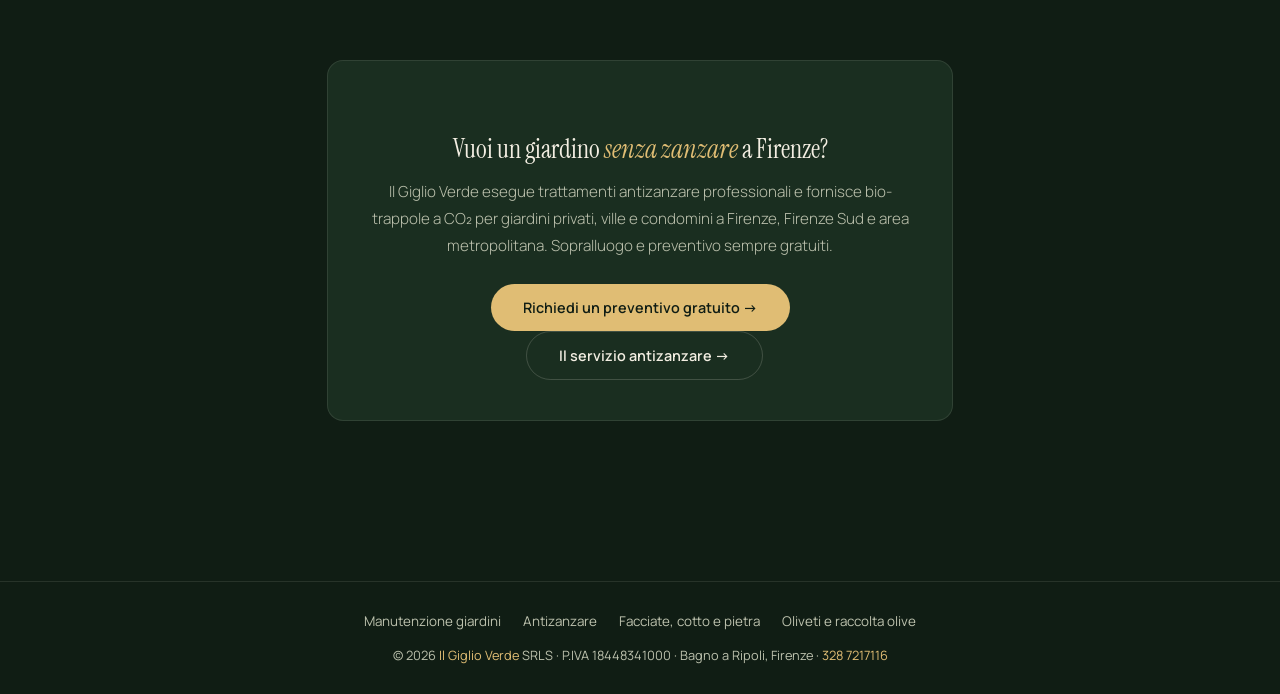
<file: articolo-antizanzare-naturale.html>
<!DOCTYPE html>
<html lang="it">
<head>
<meta charset="UTF-8">
<meta name="viewport" content="width=device-width, initial-scale=1.0">
<title>Come eliminare le zanzare in modo naturale | Il Giglio Verde Firenze</title>
<!-- Google tag (gtag.js) -->
<script async src="https://www.googletagmanager.com/gtag/js?id=G-GYQ426DJKF"></script>
<script>
  window.dataLayer = window.dataLayer || [];
  function gtag(){dataLayer.push(arguments);}
  gtag('js', new Date());
  gtag('config', 'G-GYQ426DJKF');
</script>
<meta name="description" content="Guida completa ai trattamenti antizanzare naturali e professionali: bio-trappole CO₂, prodotti ecologici e consigli per vivere il giardino senza zanzare a Firenze.">
<meta name="keywords" content="antizanzare naturale Firenze, trattamenti antizanzare giardino, bio-trappole zanzare, disinfestazione zanzare Firenze, Il Giglio Verde">
<meta property="og:title" content="Come eliminare le zanzare in modo naturale | Il Giglio Verde">
<meta property="og:description" content="Guida professionale ai trattamenti antizanzare ecologici per giardini, ville e condomini a Firenze.">
<link rel="canonical" href="https://www.giglioverde.com/articolo-antizanzare-naturale.html">
<meta property="og:type" content="article">
<meta property="og:site_name" content="Il Giglio Verde">
<meta property="og:locale" content="it_IT">
<meta property="og:url" content="https://www.giglioverde.com/articolo-antizanzare-naturale.html">
<meta property="og:image" content="https://www.giglioverde.com/og-image.jpg">
<meta property="og:image:width" content="1200">
<meta property="og:image:height" content="630">
<meta name="twitter:card" content="summary_large_image">
<link rel="icon" href="/Sito-favicon.svg" type="image/svg+xml">
<link rel="icon" href="/Sito-favicon.ico" sizes="any">
<link rel="apple-touch-icon" href="/Sito-icona-iPhone-180.png">
<link rel="manifest" href="/site.webmanifest">
<meta name="theme-color" content="#101d14">
<link href="https://fonts.googleapis.com/css2?family=Instrument+Serif:ital@0;1&family=Manrope:wght@300;400;500;600;700&display=swap" rel="stylesheet">
<style>
  :root {
    --bg: #101d14; --bg-2: #14241a; --bg-soft: #1a2e20; --bg-card: #1f3526;
    --cream: #f3eee2; --cream-dim: #bcc1ad; --sage: #a4c48f;
    --gold: #e0bd74; --gold-soft: #efd9a3; --line: rgba(243,238,226,0.1);
  }
  * { margin: 0; padding: 0; box-sizing: border-box; }
  html { scroll-behavior: smooth; }
  body { font-family: 'Manrope', sans-serif; background: var(--bg); color: var(--cream); -webkit-font-smoothing: antialiased; }
  nav { position: sticky; top: 0; z-index: 100; padding: 18px 6%; display: flex; justify-content: space-between; align-items: center; background: rgba(16,29,20,0.9); backdrop-filter: blur(16px); border-bottom: 1px solid var(--line); }
  .logo { font-family: 'Instrument Serif', serif; font-size: 1.4rem; text-decoration: none; color: var(--cream); display: flex; align-items: center; gap: 10px; }
  .logo .giglio { width: 22px; height: 25px; flex-shrink: 0; }
  .logo i { font-style: italic; color: var(--gold); }
  .back-btn { font-size: 0.82rem; color: var(--cream-dim); text-decoration: none; display: flex; align-items: center; gap: 6px; transition: color 0.25s; }
  .back-btn:hover { color: var(--gold); }
  .article-hero { max-width: 780px; margin: 0 auto; padding: 70px 6% 50px; }
  .article-cat { font-size: 0.74rem; letter-spacing: 0.2em; text-transform: uppercase; color: var(--sage); margin-bottom: 20px; font-weight: 600; }
  .article-title { font-family: 'Instrument Serif', serif; font-size: clamp(2rem, 5vw, 3.4rem); font-weight: 400; line-height: 1.1; margin-bottom: 20px; letter-spacing: -0.01em; }
  .article-title i { font-style: italic; color: var(--gold); }
  .article-meta { display: flex; gap: 20px; align-items: center; font-size: 0.8rem; color: var(--cream-dim); padding-bottom: 28px; border-bottom: 1px solid var(--line); margin-bottom: 48px; }
  .article-body { max-width: 780px; margin: 0 auto; padding: 0 6% 100px; }
  .article-body p { font-size: 1.02rem; line-height: 1.8; color: var(--cream-dim); font-weight: 300; margin-bottom: 28px; }
  .article-body h2 { font-family: 'Instrument Serif', serif; font-size: 1.7rem; font-weight: 400; color: var(--cream); margin: 48px 0 18px; line-height: 1.2; }
  .article-body h2 i { font-style: italic; color: var(--gold); }
  .article-body h3 { font-size: 1.1rem; font-weight: 600; color: var(--cream); margin: 32px 0 12px; }
  .article-body ul, .article-body ol { margin: 0 0 28px 20px; color: var(--cream-dim); }
  .article-body ul li, .article-body ol li { font-size: 1rem; line-height: 1.7; margin-bottom: 8px; font-weight: 300; }
  .article-body strong { color: var(--cream); font-weight: 600; }
  .highlight-box { background: var(--bg-card); border-left: 3px solid var(--gold); padding: 24px 28px; margin: 36px 0; border-radius: 0 8px 8px 0; }
  .highlight-box p { margin: 0; color: var(--cream-dim); font-style: italic; }
  .article-cta { background: var(--bg-soft); border: 1px solid var(--line); border-radius: 16px; padding: 40px; text-align: center; margin: 60px 0; }
  .article-cta h3 { font-family: 'Instrument Serif', serif; font-size: 1.6rem; font-weight: 400; margin-bottom: 12px; }
  .article-cta h3 i { font-style: italic; color: var(--gold); }
  .article-cta p { color: var(--cream-dim); font-size: 0.95rem; margin-bottom: 24px; font-weight: 300; }
  .btn { display: inline-block; padding: 14px 32px; border-radius: 100px; font-size: 0.9rem; font-weight: 600; text-decoration: none; transition: all 0.3s; }
  .btn-fill { background: var(--gold); color: var(--bg); }
  .btn-fill:hover { background: var(--gold-soft); transform: translateY(-2px); }
  .btn-ghost { border: 1px solid rgba(243,238,226,0.18); color: var(--cream); margin-left: 8px; }
  .btn-ghost:hover { border-color: var(--cream); }
  @media screen and (max-width: 560px) { .article-cta .btn { display: block; margin: 10px 0 0; } }
  footer { border-top: 1px solid var(--line); padding: 30px 6%; text-align: center; }
  .foot-servizi { display: flex; flex-wrap: wrap; justify-content: center; gap: 8px 22px; margin-bottom: 16px; }
  .foot-servizi a { color: var(--cream-dim); font-size: 0.84rem; }
  .foot-servizi a:hover { color: var(--gold); }
  footer p { font-size: 0.8rem; color: var(--cream-dim); }
  footer a { color: var(--gold); text-decoration: none; }
  .logo-riga { display: inline-flex; align-items: center; gap: 6px; }
  .social { display: inline-flex; align-items: center; gap: 4px; margin-left: 6px; }
  .social a { display: inline-flex; width: 36px; height: 36px; align-items: center; justify-content: center; border-radius: 50%; color: var(--cream-dim); transition: transform .2s; }
  .social a:hover { transform: scale(1.1); }
  .social svg { width: 22px; height: 22px; }
    @media screen and (max-width: 640px) {
    .logo { white-space: nowrap; }
    .logo-riga { gap: 2px; }
    .social { margin-left: 0; gap: 0; }
    .social a { width: 32px; height: 32px; }
  }
  .foto-blog { margin: 8px 0 26px; }
  .foto-blog img { width: 100%; height: auto; display: block; border-radius: 12px; }
  .foto-blog figcaption { font-size: 0.8rem; color: var(--cream-dim); margin-top: 8px; }
  .foto-sx, .foto-dx { width: 42%; max-width: 300px; }
  .foto-sx { float: left; margin: 6px 26px 18px 0; }
  .foto-dx { float: right; margin: 6px 0 18px 26px; }
  .article-body h2 { clear: both; }
  .article-body ul, .article-body ol { display: flow-root; }
  .foto-trio { display: grid; grid-template-columns: repeat(3, 1fr); gap: 12px; margin: 8px 0 30px; }
  .foto-trio img { width: 100%; height: auto; aspect-ratio: 4/3; object-fit: cover; border-radius: 12px; display: block; }
  .foto-trio figcaption { grid-column: 1 / -1; font-size: 0.8rem; color: var(--cream-dim); }
  .icona-titolo { width: 64px; height: 64px; border-radius: 50%; vertical-align: middle; margin-right: 14px; background: #fff; }
  @media screen and (max-width: 640px) {
    .foto-sx, .foto-dx { width: 44%; }
    .foto-sx { margin-right: 16px; } .foto-dx { margin-left: 16px; }
    .foto-trio { grid-template-columns: 1fr 1fr; }
    .icona-titolo { width: 48px; height: 48px; margin-right: 10px; }
  }
</style>
<script>if('scrollRestoration' in history)history.scrollRestoration='manual';window.addEventListener('pageshow',function(){window.scrollTo(0,0);});</script>
</head>
<body>

<nav>
  <span class="logo-riga"><a href="/" class="logo"><svg class="giglio" viewBox="4 4 52 58" aria-hidden="true" focusable="false"><g fill="#f3eee2"><path d="M30 4C33.8 13 35.8 20 35.8 26.5C35.8 31.5 33.6 35.5 30 38C26.4 35.5 24.2 31.5 24.2 26.5C24.2 20 26.2 13 30 4Z"/><path d="M24.6 28.5C19 25.5 12.5 25 8.5 28.5C4 32.5 4 40.5 8.5 44C10.5 45.5 13 45.8 14.8 45C11.5 42.5 10.5 38 12.5 34.5C14.3 31.4 19 29.6 24.6 28.5Z"/><path d="M35.4 28.5C41 25.5 47.5 25 51.5 28.5C56 32.5 56 40.5 51.5 44C49.5 45.5 47 45.8 45.2 45C48.5 42.5 49.5 38 47.5 34.5C45.7 31.4 41 29.6 35.4 28.5Z"/><path d="M27.6 44.3H32.4C33.8 51 35.8 57 38.4 62H21.6C24.2 57 26.2 51 27.6 44.3Z"/></g><rect x="18.6" y="39.4" width="22.8" height="5" rx="2.5" fill="#e0bd74"/></svg><span>Il Giglio <i>Verde</i></span></a><span class="social"><a href="https://www.facebook.com/GiglioVerdeGiardini" target="_blank" rel="noopener" aria-label="Il Giglio Verde su Facebook"><svg viewBox="0 0 24 24" aria-hidden="true" focusable="false"><circle cx="12" cy="12" r="12" fill="#1877F2"/><path fill="#fff" d="M13.4 24v-8.5h2.8l.4-3.3h-3.2v-2.1c0-1 .3-1.6 1.7-1.6h1.7V5.6c-.3 0-1.3-.1-2.5-.1-2.5 0-4.2 1.5-4.2 4.3v2.4H7.3v3.3h2.8V24z"/></svg></a><a href="https://www.instagram.com/giglioverdegiardini" target="_blank" rel="noopener" aria-label="Il Giglio Verde su Instagram"><svg viewBox="0 0 24 24" aria-hidden="true" focusable="false"><defs><radialGradient id="ig-grad" cx="30%" cy="107%" r="150%"><stop offset="0" stop-color="#fdf497"/><stop offset=".05" stop-color="#fdf497"/><stop offset=".45" stop-color="#fd5949"/><stop offset=".6" stop-color="#d6249f"/><stop offset=".9" stop-color="#285AEB"/></radialGradient></defs><rect width="24" height="24" rx="6" fill="url(#ig-grad)"/><rect x="5" y="5" width="14" height="14" rx="4" fill="none" stroke="#fff" stroke-width="1.7"/><circle cx="12" cy="12" r="3.4" fill="none" stroke="#fff" stroke-width="1.7"/><circle cx="16.4" cy="7.6" r="1" fill="#fff"/></svg></a></span></span>
  <a href="/#consigli" class="back-btn">← Torna al blog</a>
</nav>

<div class="article-hero">
  <div class="article-cat">Estate · Antizanzare · Soluzioni Ecologiche</div>
  <h1 class="article-title"><img class="icona-titolo" src="/img/blog/zanzara-divieto.webp?v=2" alt="" width="64" height="64">Zanzare: come eliminarle<br><i>in modo naturale</i></h1>
  <div class="article-meta">
    <span>🌿 Il Giglio Verde</span>
    <span>📍 Firenze</span>
    <span>⏱ 9 minuti di lettura</span>
  </div>
</div>

<div class="article-body">

  <p>Le zanzare sono il nemico numero uno di chi ama vivere il giardino durante i mesi estivi. A Firenze e in tutta l'area metropolitana, la presenza della zanzara tigre — specie particolarmente aggressiva e attiva anche di giorno — rende la questione ancora più urgente. Ma eliminare le zanzare non significa necessariamente usare prodotti chimici aggressivi.</p>

  <p>In questa guida ti spieghiamo le soluzioni più efficaci per ridurre drasticamente la presenza di zanzare nel tuo giardino, dall'approccio professionale alle bio-trappole naturali, fino ai piccoli accorgimenti quotidiani che fanno una grande differenza.</p>

  <h2>Perché le zanzare <i>proliferano nel tuo giardino</i></h2>

  <p>Prima di intervenire, è fondamentale capire perché le zanzare scelgono il tuo giardino. La risposta è quasi sempre la stessa: acqua stagnante. Le zanzare depongono le uova in qualsiasi raccolta d'acqua ferma, anche minima — bastano pochi millilitri per completare il ciclo riproduttivo.</p>

  <ul>
    <li>Sottovasi di piante con acqua ferma</li>
    <li>Secchi, annaffiatoi e contenitori dimenticati all'aperto</li>
    <li>Fontane e laghetti ornamentali senza movimento d'acqua</li>
    <li>Grondaie intasate che trattengono acqua</li>
    <li>Teli e coperture che raccolgono acqua piovana</li>
    <li>Terreno con ristagni d'acqua dopo la pioggia</li>
  </ul>

  <div class="highlight-box">
    <p>Eliminare i ristagni d'acqua è la misura preventiva più efficace in assoluto. Prima ancora di qualsiasi trattamento, una verifica accurata del giardino alla ricerca di fonti d'acqua stagnante riduce significativamente la popolazione di zanzare.</p>
  </div>

  <h2>I <i>trattamenti professionali</i>: quando e come intervenire</h2>

  <p>Un trattamento antizanzare professionale è la soluzione più efficace per giardini di medie e grandi dimensioni, ville, condomini e spazi dove si vuole garantire il massimo comfort. Il professionista interviene con prodotti specifici e attrezzature adatte, ottimizzando l'efficacia del trattamento.</p>

  <h3>Come funziona un trattamento professionale</h3>
  <p>Il trattamento professionale prevede la nebulizzazione di prodotti biocidi nelle zone di rifugio e riproduzione delle zanzare — siepi, cespugli, sottobosco e zone ombreggiate. L'intervento va eseguito preferibilmente nelle ore serali, quando le zanzare sono più attive, e ripetuto ogni 4-6 settimane durante la stagione estiva.</p>

  <ul>
    <li><strong>Prima applicazione:</strong> da eseguire a maggio, prima dell'esplosione delle popolazioni</li>
    <li><strong>Frequenza:</strong> ogni 4-6 settimane da maggio a settembre</li>
    <li><strong>Orario ideale:</strong> ore serali, dopo il tramonto</li>
    <li><strong>Aree da trattare:</strong> siepi, alberi, sottobosco, zone umide</li>
  </ul>

  <h2>Le <i>bio-trappole a CO₂</i>: la tecnologia naturale</h2>

  <p>Una delle soluzioni più innovative e rispettose dell'ambiente sono le bio-trappole che sfruttano l'anidride carbonica (CO₂) per attirare e catturare le zanzare. Questo sistema si basa su un principio semplice: le zanzare individuano le prede rilevando il CO₂ espirato dagli animali a sangue caldo. La trappola emette CO₂ — insieme ad altri attrattivi come calore e umidità — per simulare la presenza di un essere vivente e attirare le zanzare verso un sistema di cattura.</p>

  <figure class="foto-trio">
    <img src="/img/blog/trappola-co2-bombola.webp?v=2" alt="Bio-trappola con bombola di CO₂ e timer su un terrazzo in cotto" width="800" height="853" decoding="async">
    <img src="/img/blog/trappola-casetta.webp?v=2" alt="Bio-trappola posizionata in ombra accanto a una casetta in legno" width="800" height="600" decoding="async">
    <img src="/img/blog/trappola-ricovero.webp?v=2" alt="Bio-trappola in un angolo riparato del giardino" width="800" height="600" decoding="async">
    <figcaption>Alcune bio-trappole che abbiamo installato: in ombra, al riparo dal vento, vicino alle zone dove le zanzare si rifugiano.</figcaption>
  </figure>

  <h3>Vantaggi delle bio-trappole</h3>
  <ul>
    <li><strong>Completamente naturali:</strong> nessun prodotto chimico, nessun pesticida</li>
    <li><strong>Sicure al 100%:</strong> non rappresentano alcun rischio per bambini, animali domestici e piante</li>
    <li><strong>Funzionamento continuo:</strong> attive 24 ore su 24, 7 giorni su 7</li>
    <li><strong>Efficacia progressiva:</strong> più efficaci nel tempo, riducendo la popolazione locale</li>
    <li><strong>Silenziosissime:</strong> non disturbano il riposo</li>
    <li><strong>Ecologiche:</strong> non inquinano l'ambiente circostante</li>
  </ul>

  <h3>Dove posizionare le bio-trappole</h3>
  <p>Per massimizzare l'efficacia, le bio-trappole vanno posizionate strategicamente nel giardino, lontano dalle zone frequentate dalle persone — devono attirare le zanzare verso di sé, non verso di te.</p>

  <ul>
    <li>A 5-10 metri dalle zone relax e pranzo all'aperto</li>
    <li>Vicino a siepi e zone ombreggiate dove le zanzare riposano</li>
    <li>In posizione sopraelevata rispetto al suolo (60-90 cm)</li>
    <li>Lontano da fonti di vento forte che disperderebbero il CO₂</li>
  </ul>

  <h2>I <i>prodotti naturali</i> fai-da-te più efficaci</h2>

  <p>Oltre ai trattamenti professionali e alle bio-trappole, esistono soluzioni naturali che puoi adottare autonomamente per ridurre la presenza di zanzare nel tuo giardino.</p>

  <h3>Piante repellenti</h3>
  <p>Alcune piante producono sostanze naturalmente repellenti per le zanzare. Integrarle nel giardino è una strategia preventiva elegante ed efficace:</p>
  <ul>
    <li><strong>Citronella:</strong> la più conosciuta, efficace in spazi ridotti</li>
    <li><strong>Lavanda:</strong> repellente naturale, profumata e decorativa</li>
    <li><strong>Menta:</strong> molto efficace, ma tende a espandersi — tienila in vaso</li>
    <li><strong>Basilico:</strong> ottimo da tenere vicino alle zone pranzo</li>
    <li><strong>Rosmarino:</strong> efficace soprattutto bruciato sulla brace</li>
    <li><strong>Geranio Pelargonium:</strong> contiene citronellolo, ottimo repellente</li>
  </ul>

  <h3>Larvidici biologici (Bacillus thuringiensis)</h3>
  <p>Il Bacillus thuringiensis israelensis (Bti) è un batterio naturale che uccide le larve di zanzara nell'acqua senza danneggiare altri insetti, animali o piante. È disponibile in pasticche da sciogliere nell'acqua di fontane, laghetti e sottovasi — una soluzione eccellente per eliminare il problema alla fonte.</p>

  <h2>Il <i>piano d'azione</i> stagionale</h2>

  <p>Per un controllo efficace delle zanzare, è necessario un approccio sistematico che copra tutta la stagione estiva, dalla prevenzione primaverile alla manutenzione autunnale.</p>

  <ul>
    <li><strong>Marzo — Aprile:</strong> verifica ed elimina tutti i ristagni d'acqua, posa le bio-trappole, tratta le raccolte d'acqua con Bti</li>
    <li><strong>Maggio:</strong> primo trattamento professionale preventivo, controlla ogni settimana i sottovasi</li>
    <li><strong>Giugno — Agosto:</strong> trattamenti professionali ogni 4-6 settimane, mantieni le bio-trappole attive</li>
    <li><strong>Settembre:</strong> ultimo trattamento della stagione, rimuovi o svuota i contenitori prima delle piogge autunnali</li>
  </ul>

  <div class="highlight-box">
    <p>A Firenze la stagione delle zanzare inizia già ad aprile con le prime giornate calde. Intervenire a maggio inoltrato significa dover gestire una popolazione già consolidata. Anticipare i trattamenti di 4-6 settimane fa una differenza enorme sull'efficacia complessiva.</p>
  </div>

  <h2>Conclusione: <i>goditi il giardino</i> senza pensieri</h2>

  <p>Eliminare le zanzare dal giardino non richiede prodotti chimici aggressivi né soluzioni invasive. Con il giusto mix di prevenzione, bio-trappole e trattamenti professionali mirati, è possibile ridurre drasticamente la presenza di zanzare e godersi gli spazi all'aperto in totale serenità.</p>

  <p>La chiave è la costanza: un approccio stagionale strutturato, che inizia in primavera e si mantiene per tutta l'estate, è infinitamente più efficace di interventi d'emergenza a luglio quando le zanzare hanno già invaso il giardino.</p>

  <div class="article-cta">
    <h3>Vuoi un giardino <i>senza zanzare</i> a Firenze?</h3>
    <p>Il Giglio Verde esegue trattamenti antizanzare professionali e fornisce bio-trappole a CO₂ per giardini privati, ville e condomini a Firenze, Firenze Sud e area metropolitana. Sopralluogo e preventivo sempre gratuiti.</p>
    <a href="index.html#contatti" class="btn btn-fill">Richiedi un preventivo gratuito →</a>
    <a href="/antizanzare-firenze.html" class="btn btn-ghost">Il servizio antizanzare →</a>
  </div>

</div>

<footer>
  <div class="foot-servizi">
    <a href="/manutenzione-giardini-firenze.html">Manutenzione giardini</a>
    <a href="/antizanzare-firenze.html">Antizanzare</a>
    <a href="/facciate-cotto-pietra-firenze.html">Facciate, cotto e pietra</a>
    <a href="/oliveti-raccolta-olive-firenze.html">Oliveti e raccolta olive</a>
  </div>
  <p>© <span class="anno">2026</span> <a href="/">Il Giglio Verde</a> SRLS · P.IVA 18448341000 · Bagno a Ripoli, Firenze · <a href="tel:+393287217116">328 7217116</a></p>
</footer>

<script>
(function(){
  document.querySelectorAll('.anno').forEach(function(el){ el.textContent = new Date().getFullYear(); });
  document.addEventListener('click', function(e){
    var a = e.target.closest ? e.target.closest('a[href]') : null;
    if (!a || typeof gtag !== 'function') return;
    var h = a.getAttribute('href') || '';
    if (h.indexOf('tel:') === 0) gtag('event', 'clic_telefono');
    else if (h.indexOf('wa.me') > -1) gtag('event', 'clic_whatsapp');
    else if (h.indexOf('mailto:') === 0) gtag('event', 'clic_email');
  });
})();
</script>
</body>
</html>
</file>
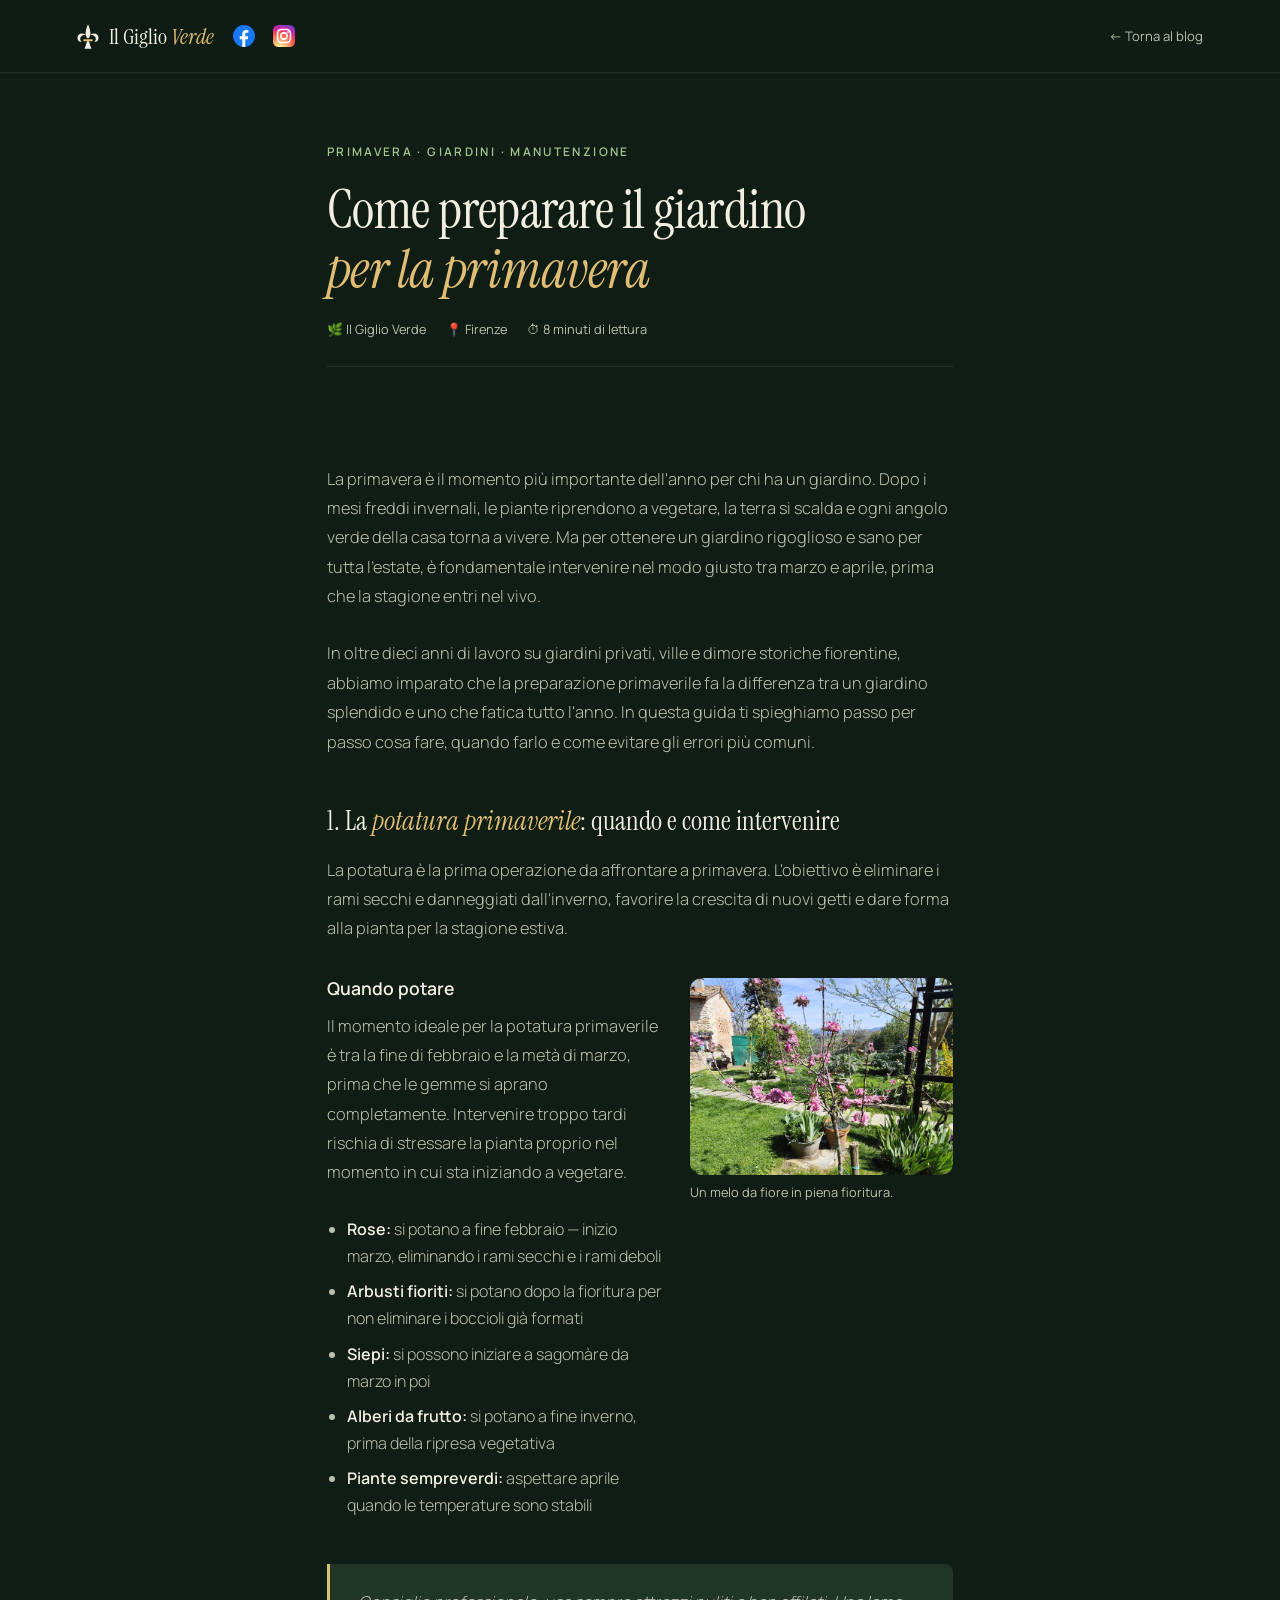
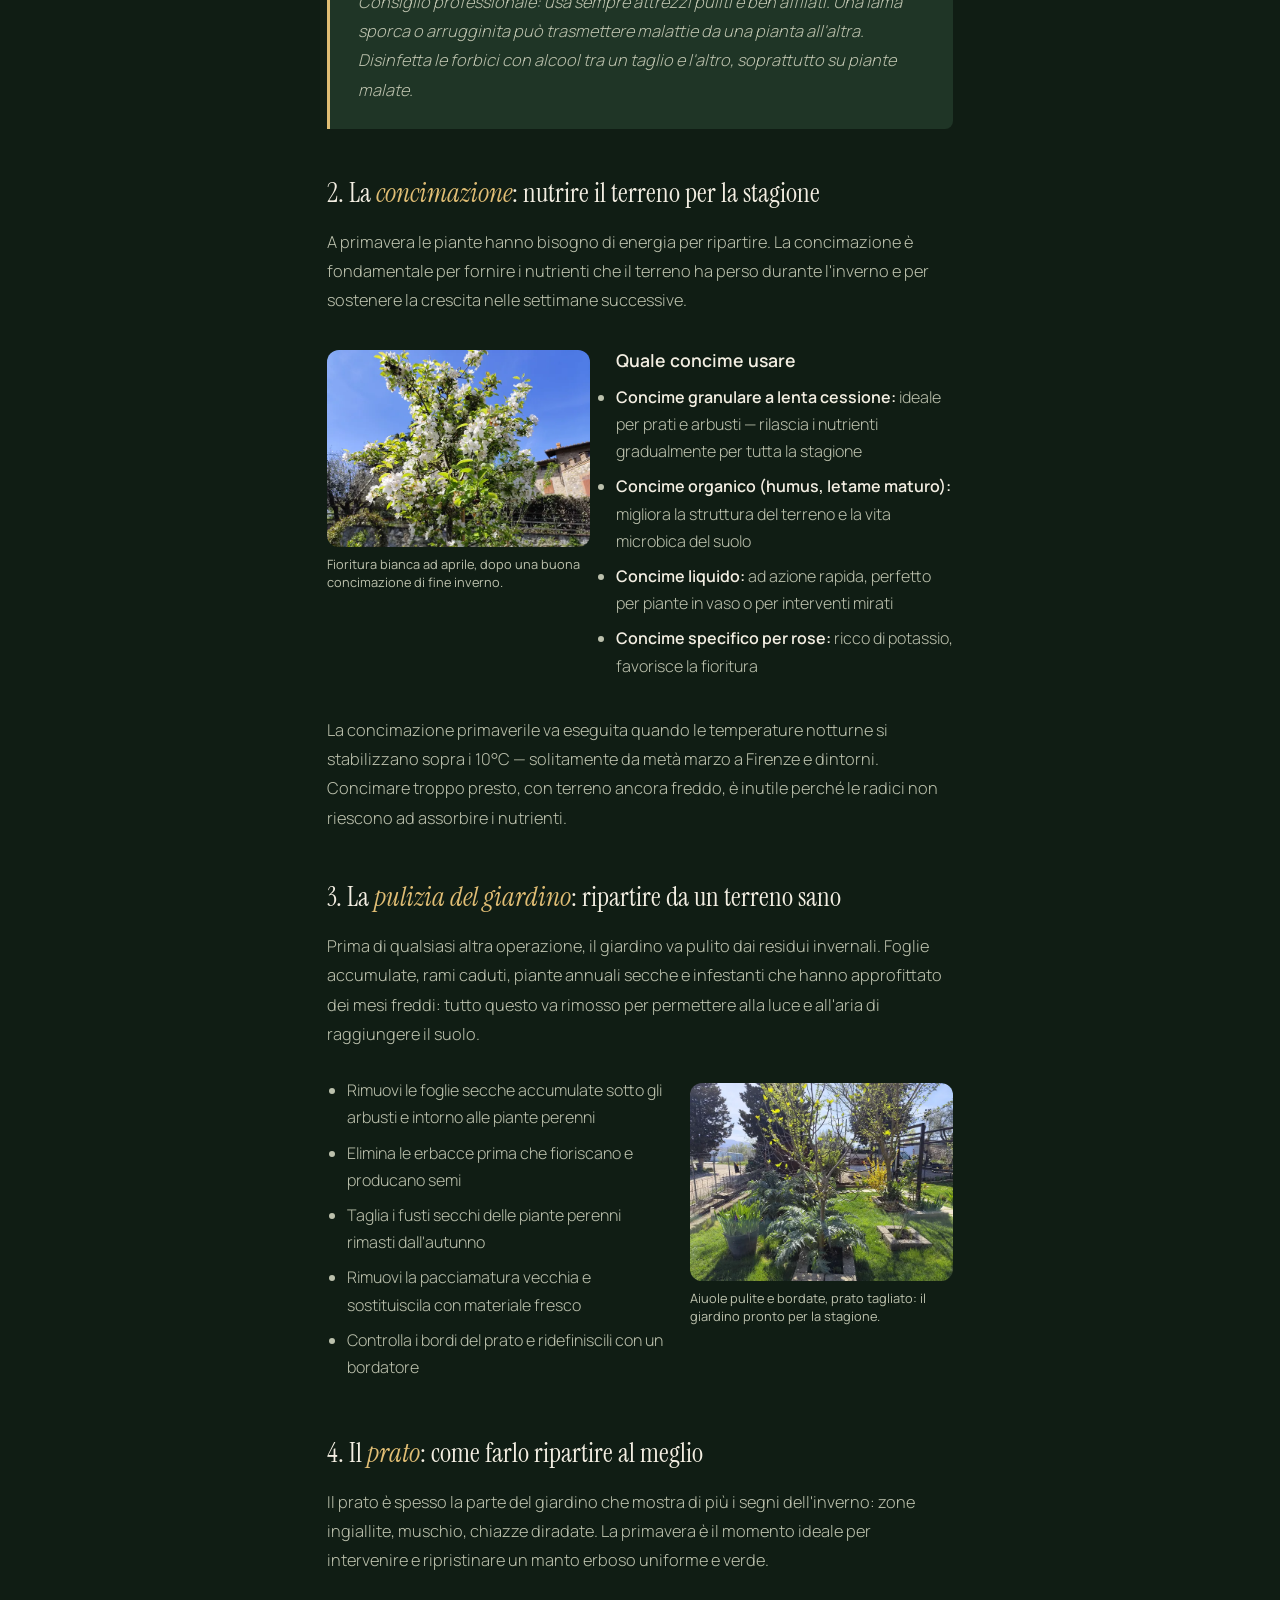
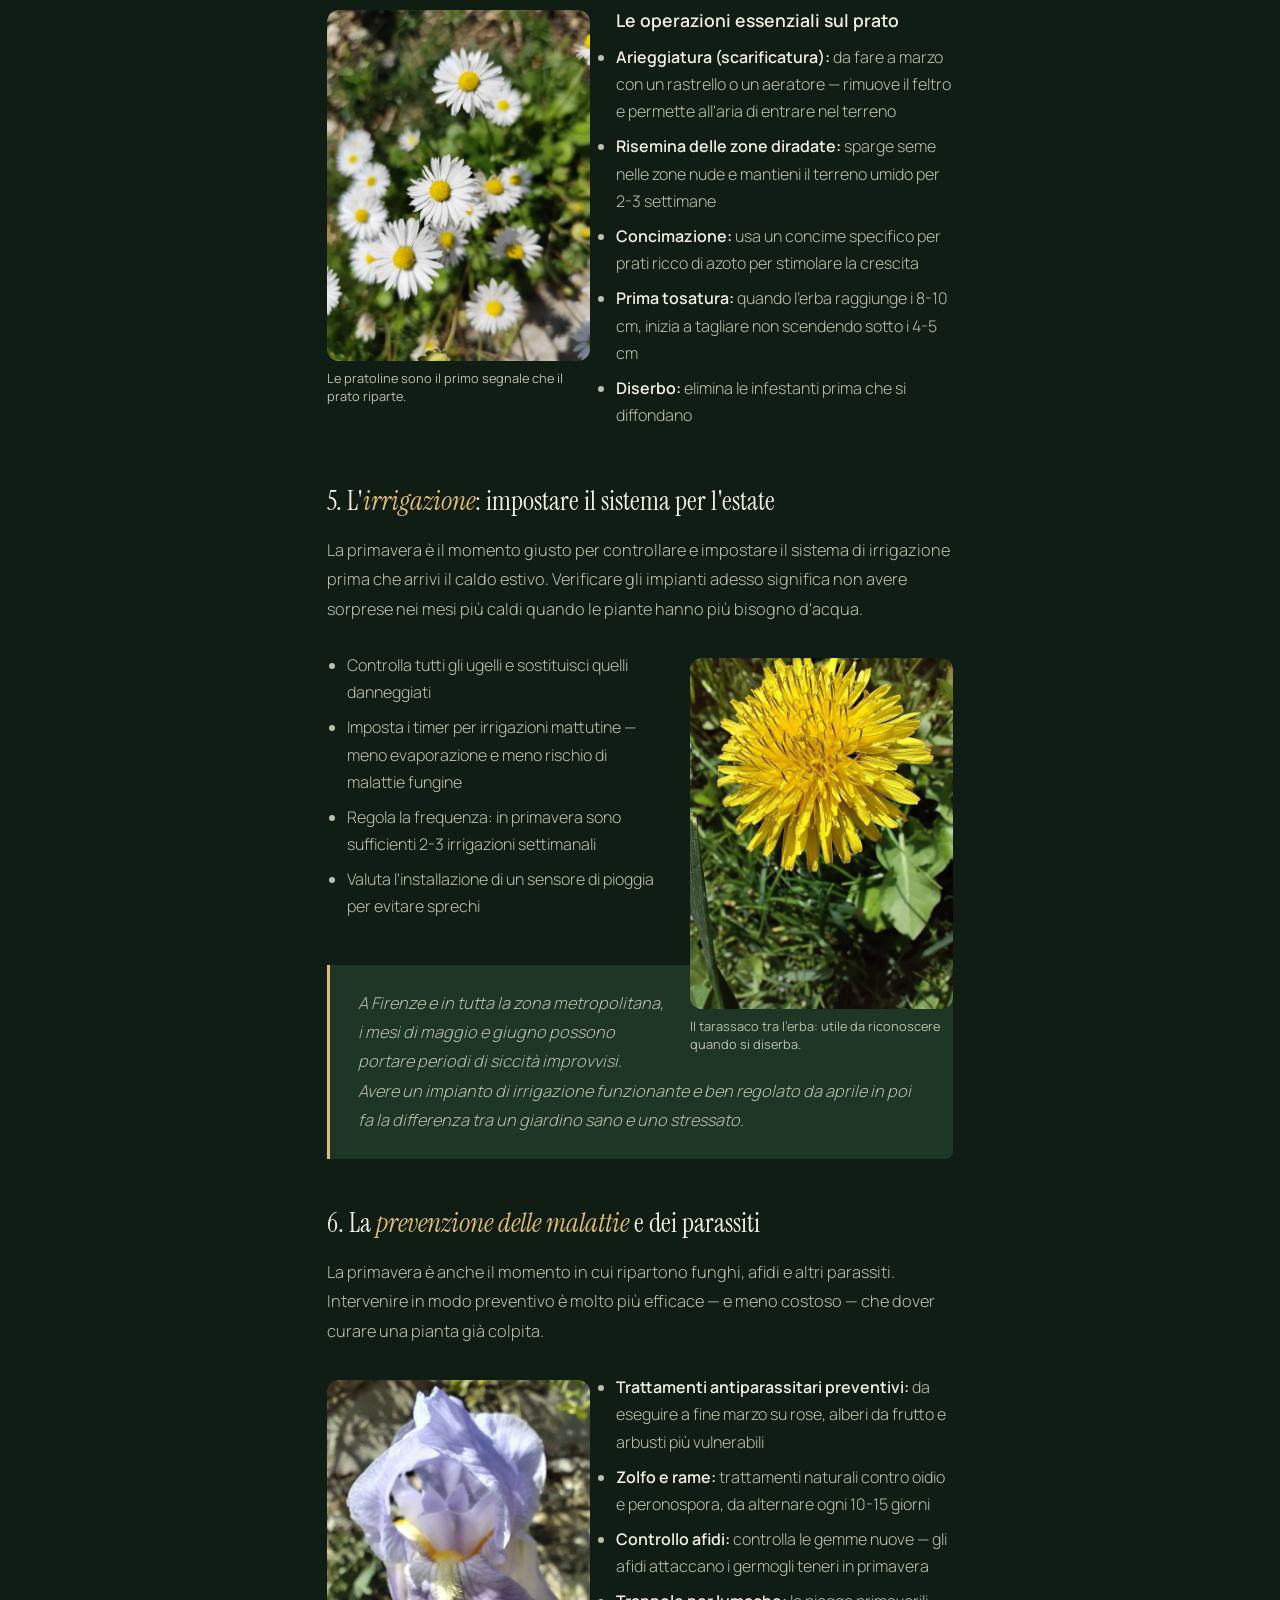
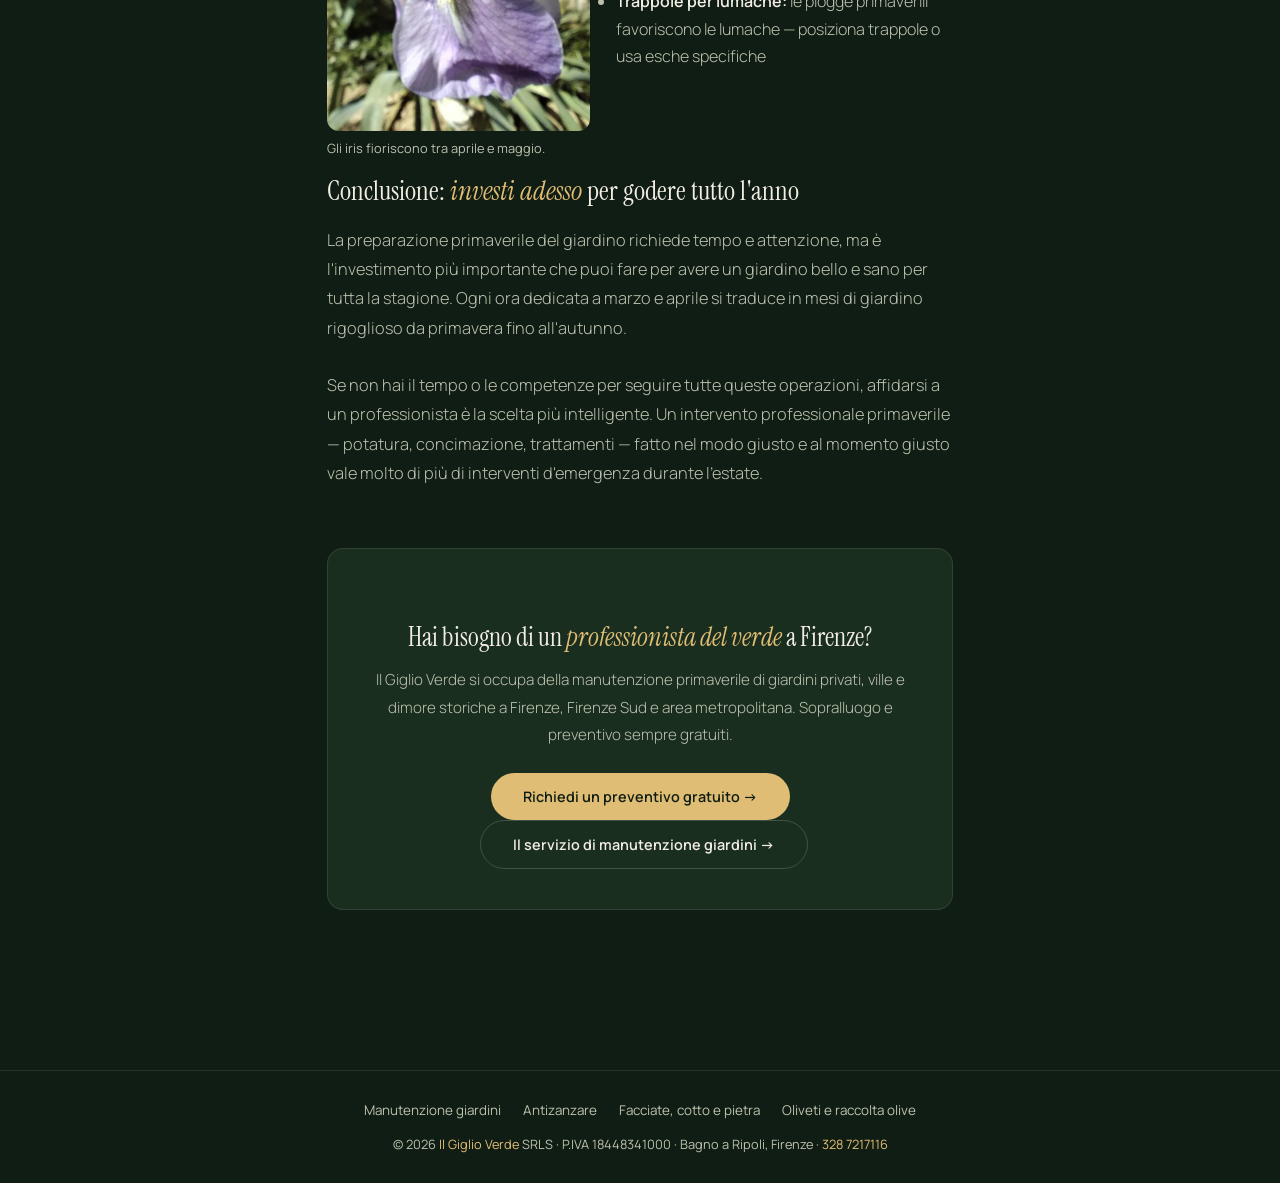
<file: articolo-giardino-primavera.html>
<!DOCTYPE html>
<html lang="it">
<head>
<meta charset="UTF-8">
<meta name="viewport" content="width=device-width, initial-scale=1.0">
<title>Come preparare il giardino per la primavera | Il Giglio Verde Firenze</title>
<!-- Google tag (gtag.js) -->
<script async src="https://www.googletagmanager.com/gtag/js?id=G-GYQ426DJKF"></script>
<script>
  window.dataLayer = window.dataLayer || [];
  function gtag(){dataLayer.push(arguments);}
  gtag('js', new Date());
  gtag('config', 'G-GYQ426DJKF');
</script>
<meta name="description" content="Guida completa alla preparazione del giardino in primavera: potatura, concimazione, irrigazione e manutenzione. Consigli professionali de Il Giglio Verde di Firenze.">
<meta name="keywords" content="preparare giardino primavera, manutenzione giardino Firenze, potatura primavera, giardiniere Firenze, Il Giglio Verde">
<meta property="og:title" content="Come preparare il giardino per la primavera | Il Giglio Verde">
<meta property="og:description" content="Guida completa alla preparazione del giardino in primavera da parte dei professionisti de Il Giglio Verde di Firenze.">
<link rel="canonical" href="https://www.giglioverde.com/articolo-giardino-primavera.html">
<meta property="og:type" content="article">
<meta property="og:site_name" content="Il Giglio Verde">
<meta property="og:locale" content="it_IT">
<meta property="og:url" content="https://www.giglioverde.com/articolo-giardino-primavera.html">
<meta property="og:image" content="https://www.giglioverde.com/og-image.jpg">
<meta property="og:image:width" content="1200">
<meta property="og:image:height" content="630">
<meta name="twitter:card" content="summary_large_image">
<link rel="icon" href="/Sito-favicon.svg" type="image/svg+xml">
<link rel="icon" href="/Sito-favicon.ico" sizes="any">
<link rel="apple-touch-icon" href="/Sito-icona-iPhone-180.png">
<link rel="manifest" href="/site.webmanifest">
<meta name="theme-color" content="#101d14">
<link href="https://fonts.googleapis.com/css2?family=Instrument+Serif:ital@0;1&family=Manrope:wght@300;400;500;600;700&display=swap" rel="stylesheet">
<style>
  :root {
    --bg: #101d14;
    --bg-2: #14241a;
    --bg-soft: #1a2e20;
    --bg-card: #1f3526;
    --cream: #f3eee2;
    --cream-dim: #bcc1ad;
    --sage: #a4c48f;
    --gold: #e0bd74;
    --gold-soft: #efd9a3;
    --line: rgba(243,238,226,0.1);
  }
  * { margin: 0; padding: 0; box-sizing: border-box; }
  html { scroll-behavior: smooth; }
  body { font-family: 'Manrope', sans-serif; background: var(--bg); color: var(--cream); -webkit-font-smoothing: antialiased; }

  nav {
    position: sticky; top: 0; z-index: 100;
    padding: 18px 6%;
    display: flex; justify-content: space-between; align-items: center;
    background: rgba(16,29,20,0.9);
    backdrop-filter: blur(16px);
    border-bottom: 1px solid var(--line);
  }
  .logo { font-family: 'Instrument Serif', serif; font-size: 1.4rem; text-decoration: none; color: var(--cream); display: flex; align-items: center; gap: 10px; }
  .logo .giglio { width: 22px; height: 25px; flex-shrink: 0; }
  .logo i { font-style: italic; color: var(--gold); }
  .back-btn { font-size: 0.82rem; color: var(--cream-dim); text-decoration: none; display: flex; align-items: center; gap: 6px; transition: color 0.25s; }
  .back-btn:hover { color: var(--gold); }

  .article-hero {
    max-width: 780px; margin: 0 auto;
    padding: 70px 6% 50px;
  }
  .article-cat {
    font-size: 0.74rem; letter-spacing: 0.2em; text-transform: uppercase;
    color: var(--sage); margin-bottom: 20px; font-weight: 600;
  }
  .article-title {
    font-family: 'Instrument Serif', serif;
    font-size: clamp(2rem, 5vw, 3.4rem);
    font-weight: 400; line-height: 1.1;
    margin-bottom: 20px; letter-spacing: -0.01em;
  }
  .article-title i { font-style: italic; color: var(--gold); }
  .article-meta {
    display: flex; gap: 20px; align-items: center;
    font-size: 0.8rem; color: var(--cream-dim);
    padding-bottom: 28px;
    border-bottom: 1px solid var(--line);
    margin-bottom: 48px;
  }
  .article-meta span { display: flex; align-items: center; gap: 6px; }

  .article-body { max-width: 780px; margin: 0 auto; padding: 0 6% 100px; }

  .article-body p {
    font-size: 1.02rem; line-height: 1.8; color: var(--cream-dim);
    font-weight: 300; margin-bottom: 28px;
  }
  .article-body h2 {
    font-family: 'Instrument Serif', serif;
    font-size: 1.7rem; font-weight: 400;
    color: var(--cream); margin: 48px 0 18px;
    line-height: 1.2;
  }
  .article-body h2 i { font-style: italic; color: var(--gold); }
  .article-body h3 {
    font-size: 1.1rem; font-weight: 600;
    color: var(--cream); margin: 32px 0 12px;
  }
  .article-body ul, .article-body ol {
    margin: 0 0 28px 20px; color: var(--cream-dim);
  }
  .article-body ul li, .article-body ol li {
    font-size: 1rem; line-height: 1.7; margin-bottom: 8px; font-weight: 300;
  }
  .article-body strong { color: var(--cream); font-weight: 600; }

  .highlight-box {
    background: var(--bg-card);
    border-left: 3px solid var(--gold);
    padding: 24px 28px;
    margin: 36px 0;
    border-radius: 0 8px 8px 0;
  }
  .highlight-box p { margin: 0; color: var(--cream-dim); font-style: italic; }

  .article-cta {
    background: var(--bg-soft);
    border: 1px solid var(--line);
    border-radius: 16px;
    padding: 40px;
    text-align: center;
    margin: 60px 0;
  }
  .article-cta h3 { font-family: 'Instrument Serif', serif; font-size: 1.6rem; font-weight: 400; margin-bottom: 12px; }
  .article-cta h3 i { font-style: italic; color: var(--gold); }
  .article-cta p { color: var(--cream-dim); font-size: 0.95rem; margin-bottom: 24px; font-weight: 300; }
  .btn { display: inline-block; padding: 14px 32px; border-radius: 100px; font-size: 0.9rem; font-weight: 600; text-decoration: none; transition: all 0.3s; }
  .btn-fill { background: var(--gold); color: var(--bg); }
  .btn-fill:hover { background: var(--gold-soft); transform: translateY(-2px); }

  .btn-ghost { border: 1px solid rgba(243,238,226,0.18); color: var(--cream); margin-left: 8px; }
  .btn-ghost:hover { border-color: var(--cream); }
  @media screen and (max-width: 560px) { .article-cta .btn { display: block; margin: 10px 0 0; } }
  footer { border-top: 1px solid var(--line); padding: 30px 6%; text-align: center; }
  .foot-servizi { display: flex; flex-wrap: wrap; justify-content: center; gap: 8px 22px; margin-bottom: 16px; }
  .foot-servizi a { color: var(--cream-dim); font-size: 0.84rem; }
  .foot-servizi a:hover { color: var(--gold); }
  footer p { font-size: 0.8rem; color: var(--cream-dim); }
  footer a { color: var(--gold); text-decoration: none; }
  .logo-riga { display: inline-flex; align-items: center; gap: 6px; }
  .social { display: inline-flex; align-items: center; gap: 4px; margin-left: 6px; }
  .social a { display: inline-flex; width: 36px; height: 36px; align-items: center; justify-content: center; border-radius: 50%; color: var(--cream-dim); transition: transform .2s; }
  .social a:hover { transform: scale(1.1); }
  .social svg { width: 22px; height: 22px; }
    @media screen and (max-width: 640px) {
    .logo { white-space: nowrap; }
    .logo-riga { gap: 2px; }
    .social { margin-left: 0; gap: 0; }
    .social a { width: 32px; height: 32px; }
  }
  .foto-blog { margin: 8px 0 26px; }
  .foto-blog img { width: 100%; height: auto; display: block; border-radius: 12px; }
  .foto-blog figcaption { font-size: 0.8rem; color: var(--cream-dim); margin-top: 8px; }
  .foto-sx, .foto-dx { width: 42%; max-width: 300px; }
  .foto-sx { float: left; margin: 6px 26px 18px 0; }
  .foto-dx { float: right; margin: 6px 0 18px 26px; }
  .article-body h2 { clear: both; }
  .article-body ul, .article-body ol { display: flow-root; }
  .foto-trio { display: grid; grid-template-columns: repeat(3, 1fr); gap: 12px; margin: 8px 0 30px; }
  .foto-trio img { width: 100%; height: auto; aspect-ratio: 4/3; object-fit: cover; border-radius: 12px; display: block; }
  .foto-trio figcaption { grid-column: 1 / -1; font-size: 0.8rem; color: var(--cream-dim); }
  .icona-titolo { width: 64px; height: 64px; border-radius: 50%; vertical-align: middle; margin-right: 14px; background: #fff; }
  @media screen and (max-width: 640px) {
    .foto-sx, .foto-dx { width: 44%; }
    .foto-sx { margin-right: 16px; } .foto-dx { margin-left: 16px; }
    .foto-trio { grid-template-columns: 1fr 1fr; }
    .icona-titolo { width: 48px; height: 48px; margin-right: 10px; }
  }
</style>
<script>if('scrollRestoration' in history)history.scrollRestoration='manual';window.addEventListener('pageshow',function(){window.scrollTo(0,0);});</script>
</head>
<body>

<nav>
  <span class="logo-riga"><a href="/" class="logo"><svg class="giglio" viewBox="4 4 52 58" aria-hidden="true" focusable="false"><g fill="#f3eee2"><path d="M30 4C33.8 13 35.8 20 35.8 26.5C35.8 31.5 33.6 35.5 30 38C26.4 35.5 24.2 31.5 24.2 26.5C24.2 20 26.2 13 30 4Z"/><path d="M24.6 28.5C19 25.5 12.5 25 8.5 28.5C4 32.5 4 40.5 8.5 44C10.5 45.5 13 45.8 14.8 45C11.5 42.5 10.5 38 12.5 34.5C14.3 31.4 19 29.6 24.6 28.5Z"/><path d="M35.4 28.5C41 25.5 47.5 25 51.5 28.5C56 32.5 56 40.5 51.5 44C49.5 45.5 47 45.8 45.2 45C48.5 42.5 49.5 38 47.5 34.5C45.7 31.4 41 29.6 35.4 28.5Z"/><path d="M27.6 44.3H32.4C33.8 51 35.8 57 38.4 62H21.6C24.2 57 26.2 51 27.6 44.3Z"/></g><rect x="18.6" y="39.4" width="22.8" height="5" rx="2.5" fill="#e0bd74"/></svg><span>Il Giglio <i>Verde</i></span></a><span class="social"><a href="https://www.facebook.com/GiglioVerdeGiardini" target="_blank" rel="noopener" aria-label="Il Giglio Verde su Facebook"><svg viewBox="0 0 24 24" aria-hidden="true" focusable="false"><circle cx="12" cy="12" r="12" fill="#1877F2"/><path fill="#fff" d="M13.4 24v-8.5h2.8l.4-3.3h-3.2v-2.1c0-1 .3-1.6 1.7-1.6h1.7V5.6c-.3 0-1.3-.1-2.5-.1-2.5 0-4.2 1.5-4.2 4.3v2.4H7.3v3.3h2.8V24z"/></svg></a><a href="https://www.instagram.com/giglioverdegiardini" target="_blank" rel="noopener" aria-label="Il Giglio Verde su Instagram"><svg viewBox="0 0 24 24" aria-hidden="true" focusable="false"><defs><radialGradient id="ig-grad" cx="30%" cy="107%" r="150%"><stop offset="0" stop-color="#fdf497"/><stop offset=".05" stop-color="#fdf497"/><stop offset=".45" stop-color="#fd5949"/><stop offset=".6" stop-color="#d6249f"/><stop offset=".9" stop-color="#285AEB"/></radialGradient></defs><rect width="24" height="24" rx="6" fill="url(#ig-grad)"/><rect x="5" y="5" width="14" height="14" rx="4" fill="none" stroke="#fff" stroke-width="1.7"/><circle cx="12" cy="12" r="3.4" fill="none" stroke="#fff" stroke-width="1.7"/><circle cx="16.4" cy="7.6" r="1" fill="#fff"/></svg></a></span></span>
  <a href="/#consigli" class="back-btn">← Torna al blog</a>
</nav>

<div class="article-hero">
  <div class="article-cat">Primavera · Giardini · Manutenzione</div>
  <h1 class="article-title">Come preparare il giardino<br><i>per la primavera</i></h1>
  <div class="article-meta">
    <span>🌿 Il Giglio Verde</span>
    <span>📍 Firenze</span>
    <span>⏱ 8 minuti di lettura</span>
  </div>
</div>

<div class="article-body">

  <p>La primavera è il momento più importante dell'anno per chi ha un giardino. Dopo i mesi freddi invernali, le piante riprendono a vegetare, la terra si scalda e ogni angolo verde della casa torna a vivere. Ma per ottenere un giardino rigoglioso e sano per tutta l'estate, è fondamentale intervenire nel modo giusto tra marzo e aprile, prima che la stagione entri nel vivo.</p>

  <p>In oltre dieci anni di lavoro su giardini privati, ville e dimore storiche fiorentine, abbiamo imparato che la preparazione primaverile fa la differenza tra un giardino splendido e uno che fatica tutto l'anno. In questa guida ti spieghiamo passo per passo cosa fare, quando farlo e come evitare gli errori più comuni.</p>

  <h2>1. La <i>potatura primaverile</i>: quando e come intervenire</h2>

  <p>La potatura è la prima operazione da affrontare a primavera. L'obiettivo è eliminare i rami secchi e danneggiati dall'inverno, favorire la crescita di nuovi getti e dare forma alla pianta per la stagione estiva.</p>

  <figure class="foto-blog foto-dx"><img src="/img/blog/primavera-melo-fiore-rosa.webp?v=2" alt="Melo da fiore in piena fioritura rosa" width="700" height="525" decoding="async"><figcaption>Un melo da fiore in piena fioritura.</figcaption></figure>

  <h3>Quando potare</h3>
  <p>Il momento ideale per la potatura primaverile è tra la fine di febbraio e la metà di marzo, prima che le gemme si aprano completamente. Intervenire troppo tardi rischia di stressare la pianta proprio nel momento in cui sta iniziando a vegetare.</p>

  <ul>
    <li><strong>Rose:</strong> si potano a fine febbraio — inizio marzo, eliminando i rami secchi e i rami deboli</li>
    <li><strong>Arbusti fioriti:</strong> si potano dopo la fioritura per non eliminare i boccioli già formati</li>
    <li><strong>Siepi:</strong> si possono iniziare a sagomàre da marzo in poi</li>
    <li><strong>Alberi da frutto:</strong> si potano a fine inverno, prima della ripresa vegetativa</li>
    <li><strong>Piante sempreverdi:</strong> aspettare aprile quando le temperature sono stabili</li>
  </ul>

  <div class="highlight-box">
    <p>Consiglio professionale: usa sempre attrezzi puliti e ben affilati. Una lama sporca o arrugginita può trasmettere malattie da una pianta all'altra. Disinfetta le forbici con alcool tra un taglio e l'altro, soprattutto su piante malate.</p>
  </div>

  <h2>2. La <i>concimazione</i>: nutrire il terreno per la stagione</h2>

  <p>A primavera le piante hanno bisogno di energia per ripartire. La concimazione è fondamentale per fornire i nutrienti che il terreno ha perso durante l'inverno e per sostenere la crescita nelle settimane successive.</p>

  <figure class="foto-blog foto-sx"><img src="/img/blog/primavera-albero-fiori-bianchi.webp?v=2" alt="Albero da fiore coperto di fiori bianchi" width="700" height="525" decoding="async"><figcaption>Fioritura bianca ad aprile, dopo una buona concimazione di fine inverno.</figcaption></figure>

  <h3>Quale concime usare</h3>
  <ul>
    <li><strong>Concime granulare a lenta cessione:</strong> ideale per prati e arbusti — rilascia i nutrienti gradualmente per tutta la stagione</li>
    <li><strong>Concime organico (humus, letame maturo):</strong> migliora la struttura del terreno e la vita microbica del suolo</li>
    <li><strong>Concime liquido:</strong> ad azione rapida, perfetto per piante in vaso o per interventi mirati</li>
    <li><strong>Concime specifico per rose:</strong> ricco di potassio, favorisce la fioritura</li>
  </ul>

  <p>La concimazione primaverile va eseguita quando le temperature notturne si stabilizzano sopra i 10°C — solitamente da metà marzo a Firenze e dintorni. Concimare troppo presto, con terreno ancora freddo, è inutile perché le radici non riescono ad assorbire i nutrienti.</p>

  <h2>3. La <i>pulizia del giardino</i>: ripartire da un terreno sano</h2>

  <p>Prima di qualsiasi altra operazione, il giardino va pulito dai residui invernali. Foglie accumulate, rami caduti, piante annuali secche e infestanti che hanno approfittato dei mesi freddi: tutto questo va rimosso per permettere alla luce e all'aria di raggiungere il suolo.</p>

  <figure class="foto-blog foto-dx"><img src="/img/blog/primavera-giardino-carciofi.webp?v=2" alt="Giardino in primavera con prato, aiuole bordate e carciofi" width="700" height="525" decoding="async"><figcaption>Aiuole pulite e bordate, prato tagliato: il giardino pronto per la stagione.</figcaption></figure>

  <ul>
    <li>Rimuovi le foglie secche accumulate sotto gli arbusti e intorno alle piante perenni</li>
    <li>Elimina le erbacce prima che fioriscano e producano semi</li>
    <li>Taglia i fusti secchi delle piante perenni rimasti dall'autunno</li>
    <li>Rimuovi la pacciamatura vecchia e sostituiscila con materiale fresco</li>
    <li>Controlla i bordi del prato e ridefiniscili con un bordatore</li>
  </ul>

  <h2>4. Il <i>prato</i>: come farlo ripartire al meglio</h2>

  <p>Il prato è spesso la parte del giardino che mostra di più i segni dell'inverno: zone ingiallite, muschio, chiazze diradate. La primavera è il momento ideale per intervenire e ripristinare un manto erboso uniforme e verde.</p>

  <figure class="foto-blog foto-sx"><img src="/img/blog/primavera-pratoline.webp?v=2" alt="Pratoline in fiore nel prato" width="600" height="800" decoding="async"><figcaption>Le pratoline sono il primo segnale che il prato riparte.</figcaption></figure>

  <h3>Le operazioni essenziali sul prato</h3>
  <ul>
    <li><strong>Arieggiatura (scarificatura):</strong> da fare a marzo con un rastrello o un aeratore — rimuove il feltro e permette all'aria di entrare nel terreno</li>
    <li><strong>Risemina delle zone diradate:</strong> sparge seme nelle zone nude e mantieni il terreno umido per 2-3 settimane</li>
    <li><strong>Concimazione:</strong> usa un concime specifico per prati ricco di azoto per stimolare la crescita</li>
    <li><strong>Prima tosatura:</strong> quando l'erba raggiunge i 8-10 cm, inizia a tagliare non scendendo sotto i 4-5 cm</li>
    <li><strong>Diserbo:</strong> elimina le infestanti prima che si diffondano</li>
  </ul>

  <h2>5. L'<i>irrigazione</i>: impostare il sistema per l'estate</h2>

  <p>La primavera è il momento giusto per controllare e impostare il sistema di irrigazione prima che arrivi il caldo estivo. Verificare gli impianti adesso significa non avere sorprese nei mesi più caldi quando le piante hanno più bisogno d'acqua.</p>

  <figure class="foto-blog foto-dx"><img src="/img/blog/primavera-tarassaco.webp?v=2" alt="Fiore di tarassaco nel prato" width="600" height="800" decoding="async"><figcaption>Il tarassaco tra l'erba: utile da riconoscere quando si diserba.</figcaption></figure>

  <ul>
    <li>Controlla tutti gli ugelli e sostituisci quelli danneggiati</li>
    <li>Imposta i timer per irrigazioni mattutine — meno evaporazione e meno rischio di malattie fungine</li>
    <li>Regola la frequenza: in primavera sono sufficienti 2-3 irrigazioni settimanali</li>
    <li>Valuta l'installazione di un sensore di pioggia per evitare sprechi</li>
  </ul>

  <div class="highlight-box">
    <p>A Firenze e in tutta la zona metropolitana, i mesi di maggio e giugno possono portare periodi di siccità improvvisi. Avere un impianto di irrigazione funzionante e ben regolato da aprile in poi fa la differenza tra un giardino sano e uno stressato.</p>
  </div>

  <h2>6. La <i>prevenzione delle malattie</i> e dei parassiti</h2>

  <p>La primavera è anche il momento in cui ripartono funghi, afidi e altri parassiti. Intervenire in modo preventivo è molto più efficace — e meno costoso — che dover curare una pianta già colpita.</p>

  <figure class="foto-blog foto-sx"><img src="/img/blog/primavera-iris.webp?v=2" alt="Fiore di iris viola" width="600" height="800" decoding="async"><figcaption>Gli iris fioriscono tra aprile e maggio.</figcaption></figure>

  <ul>
    <li><strong>Trattamenti antiparassitari preventivi:</strong> da eseguire a fine marzo su rose, alberi da frutto e arbusti più vulnerabili</li>
    <li><strong>Zolfo e rame:</strong> trattamenti naturali contro oidio e peronospora, da alternare ogni 10-15 giorni</li>
    <li><strong>Controllo afidi:</strong> controlla le gemme nuove — gli afidi attaccano i germogli teneri in primavera</li>
    <li><strong>Trappole per lumache:</strong> le piogge primaverili favoriscono le lumache — posiziona trappole o usa esche specifiche</li>
  </ul>

  <h2>Conclusione: <i>investi adesso</i> per godere tutto l'anno</h2>

  <p>La preparazione primaverile del giardino richiede tempo e attenzione, ma è l'investimento più importante che puoi fare per avere un giardino bello e sano per tutta la stagione. Ogni ora dedicata a marzo e aprile si traduce in mesi di giardino rigoglioso da primavera fino all'autunno.</p>

  <p>Se non hai il tempo o le competenze per seguire tutte queste operazioni, affidarsi a un professionista è la scelta più intelligente. Un intervento professionale primaverile — potatura, concimazione, trattamenti — fatto nel modo giusto e al momento giusto vale molto di più di interventi d'emergenza durante l'estate.</p>

  <div class="article-cta">
    <h3>Hai bisogno di un <i>professionista del verde</i> a Firenze?</h3>
    <p>Il Giglio Verde si occupa della manutenzione primaverile di giardini privati, ville e dimore storiche a Firenze, Firenze Sud e area metropolitana. Sopralluogo e preventivo sempre gratuiti.</p>
    <a href="index.html#contatti" class="btn btn-fill">Richiedi un preventivo gratuito →</a>
    <a href="/manutenzione-giardini-firenze.html" class="btn btn-ghost">Il servizio di manutenzione giardini →</a>
  </div>

</div>

<footer>
  <div class="foot-servizi">
    <a href="/manutenzione-giardini-firenze.html">Manutenzione giardini</a>
    <a href="/antizanzare-firenze.html">Antizanzare</a>
    <a href="/facciate-cotto-pietra-firenze.html">Facciate, cotto e pietra</a>
    <a href="/oliveti-raccolta-olive-firenze.html">Oliveti e raccolta olive</a>
  </div>
  <p>© <span class="anno">2026</span> <a href="/">Il Giglio Verde</a> SRLS · P.IVA 18448341000 · Bagno a Ripoli, Firenze · <a href="tel:+393287217116">328 7217116</a></p>
</footer>

<script>
(function(){
  document.querySelectorAll('.anno').forEach(function(el){ el.textContent = new Date().getFullYear(); });
  document.addEventListener('click', function(e){
    var a = e.target.closest ? e.target.closest('a[href]') : null;
    if (!a || typeof gtag !== 'function') return;
    var h = a.getAttribute('href') || '';
    if (h.indexOf('tel:') === 0) gtag('event', 'clic_telefono');
    else if (h.indexOf('wa.me') > -1) gtag('event', 'clic_whatsapp');
    else if (h.indexOf('mailto:') === 0) gtag('event', 'clic_email');
  });
})();
</script>
</body>
</html>
</file>
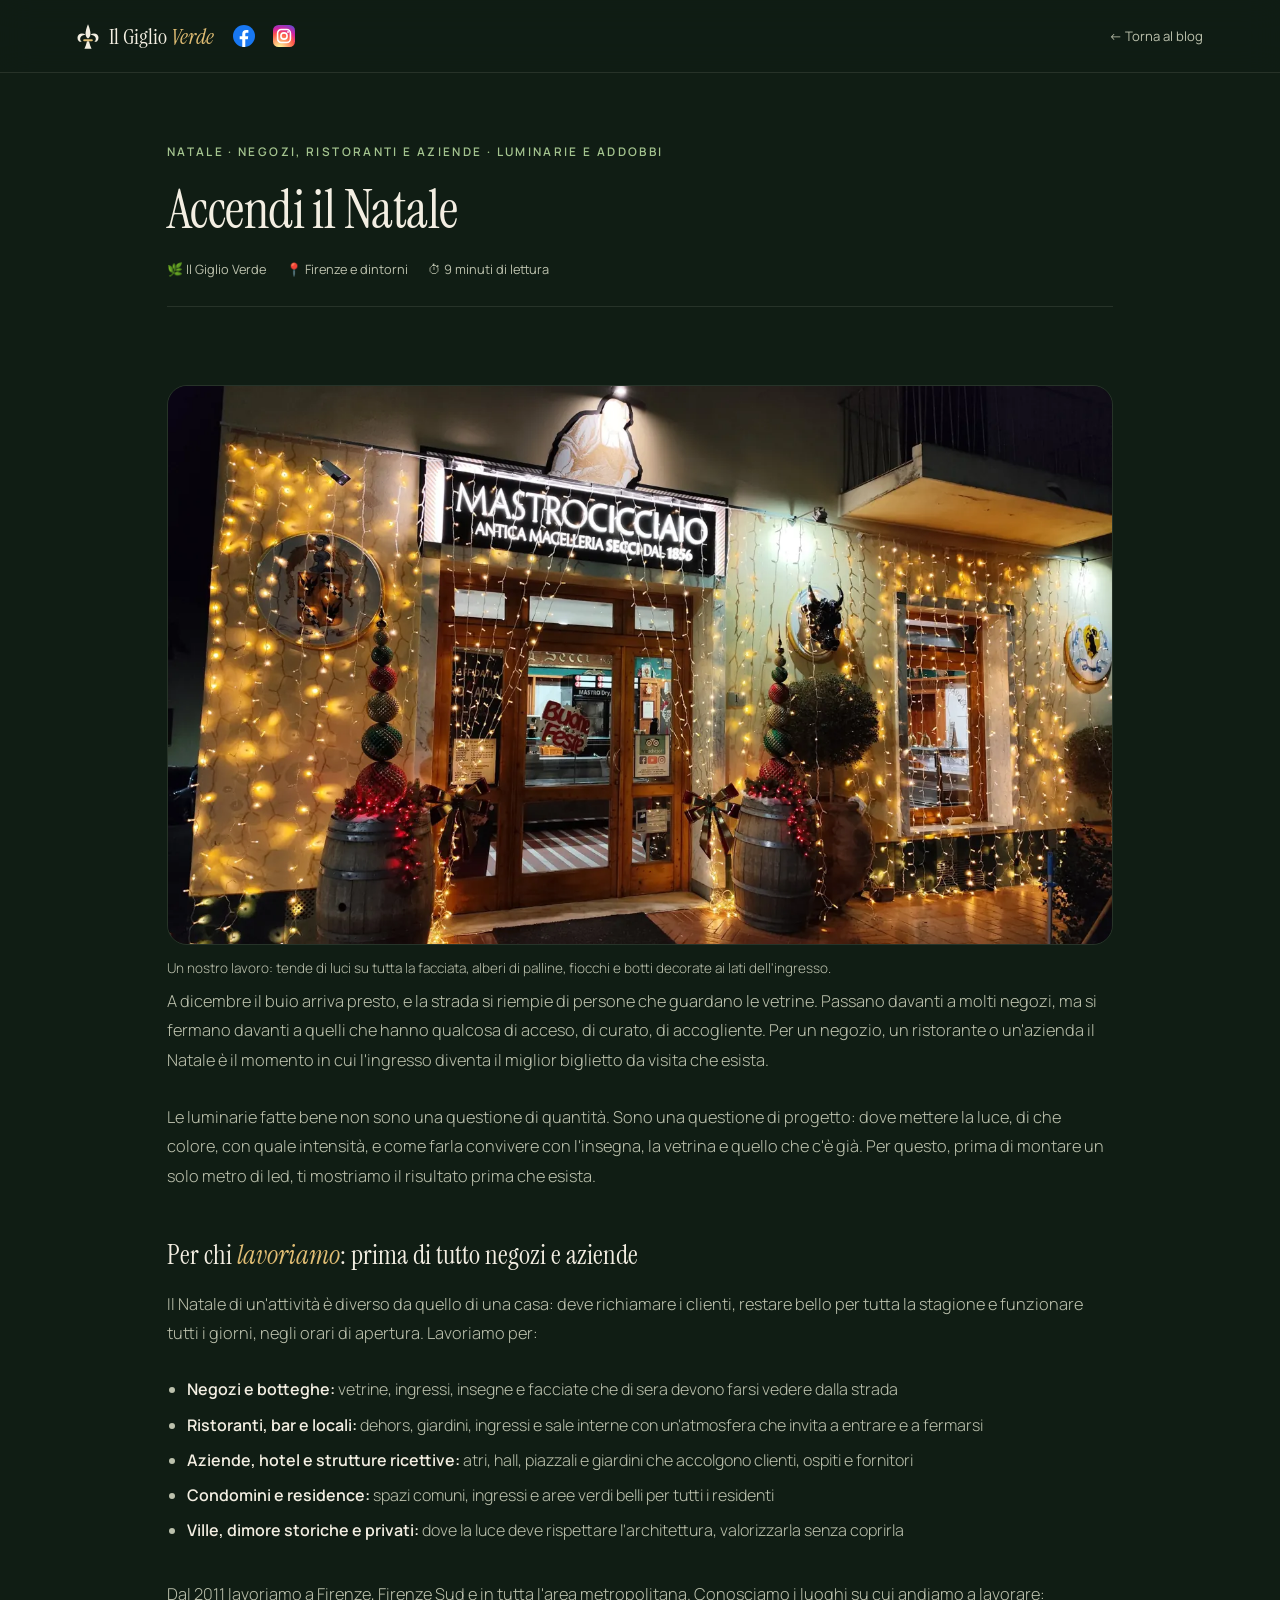
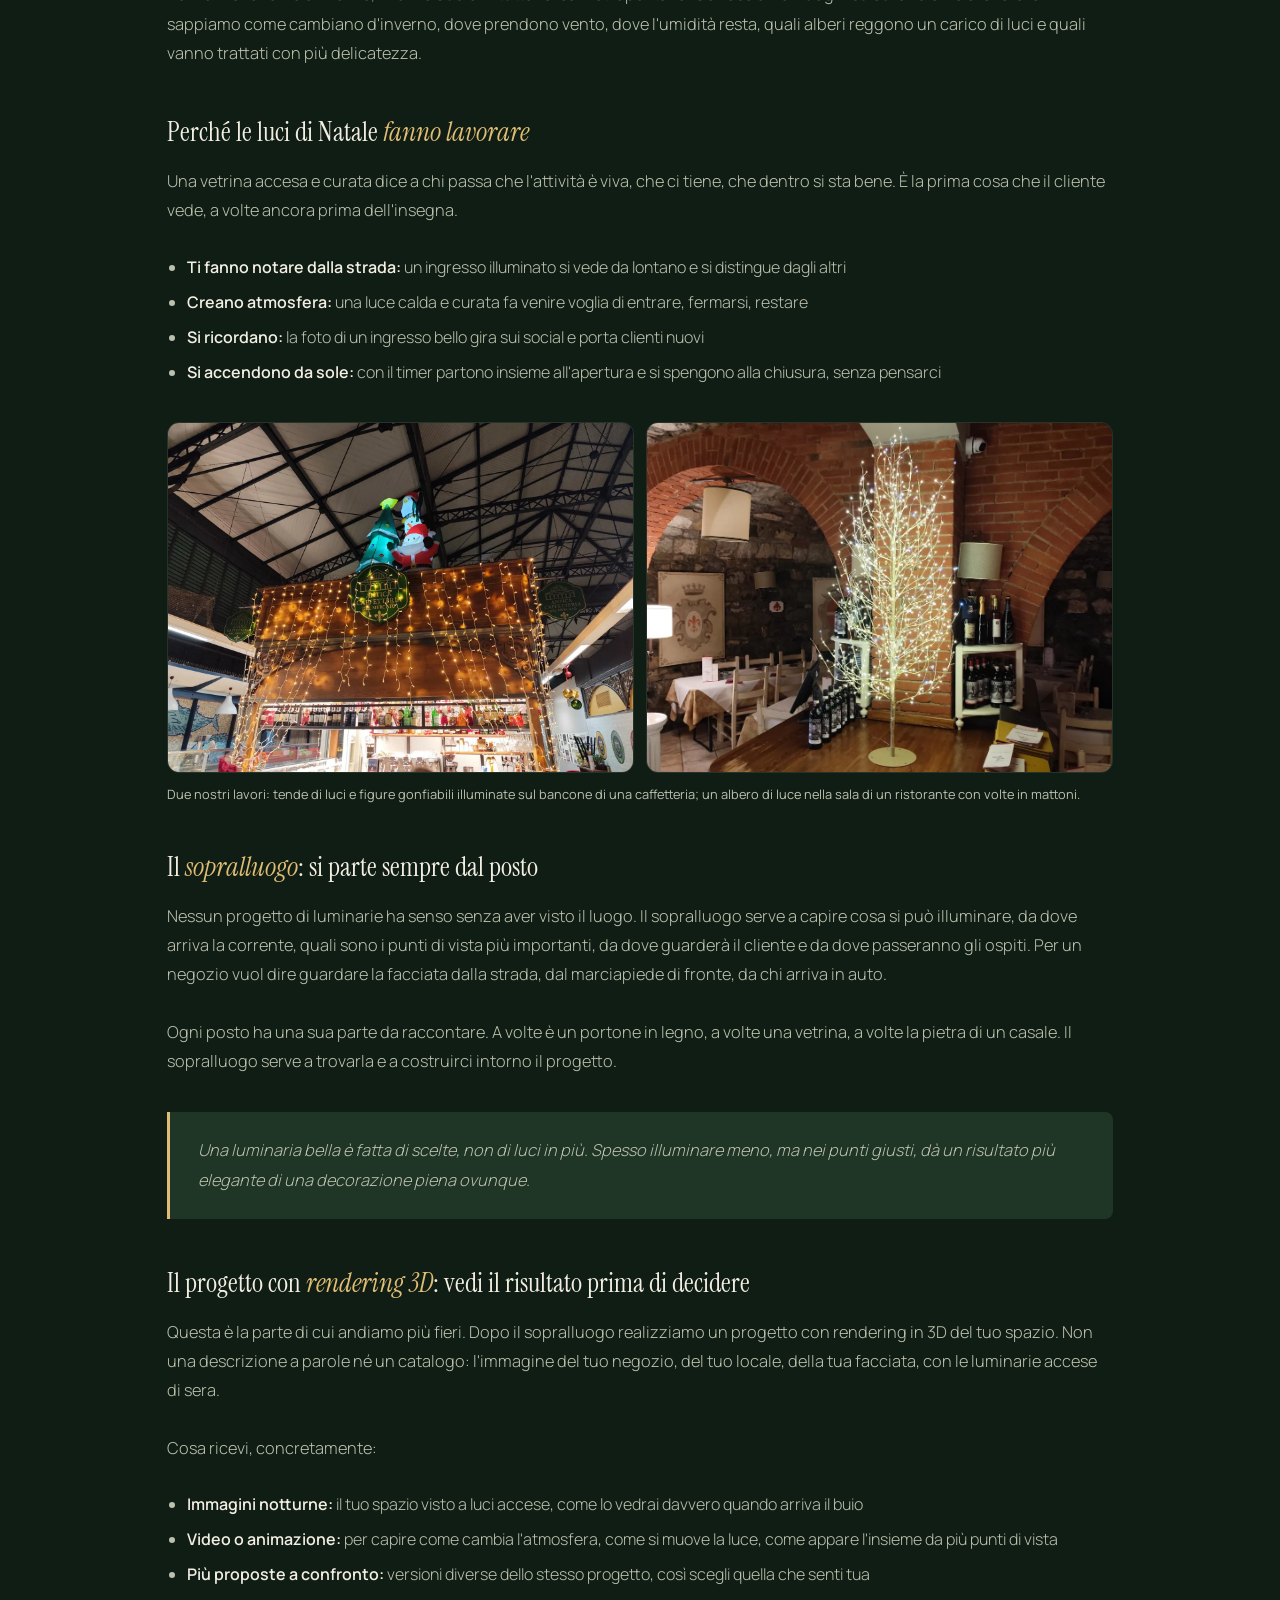
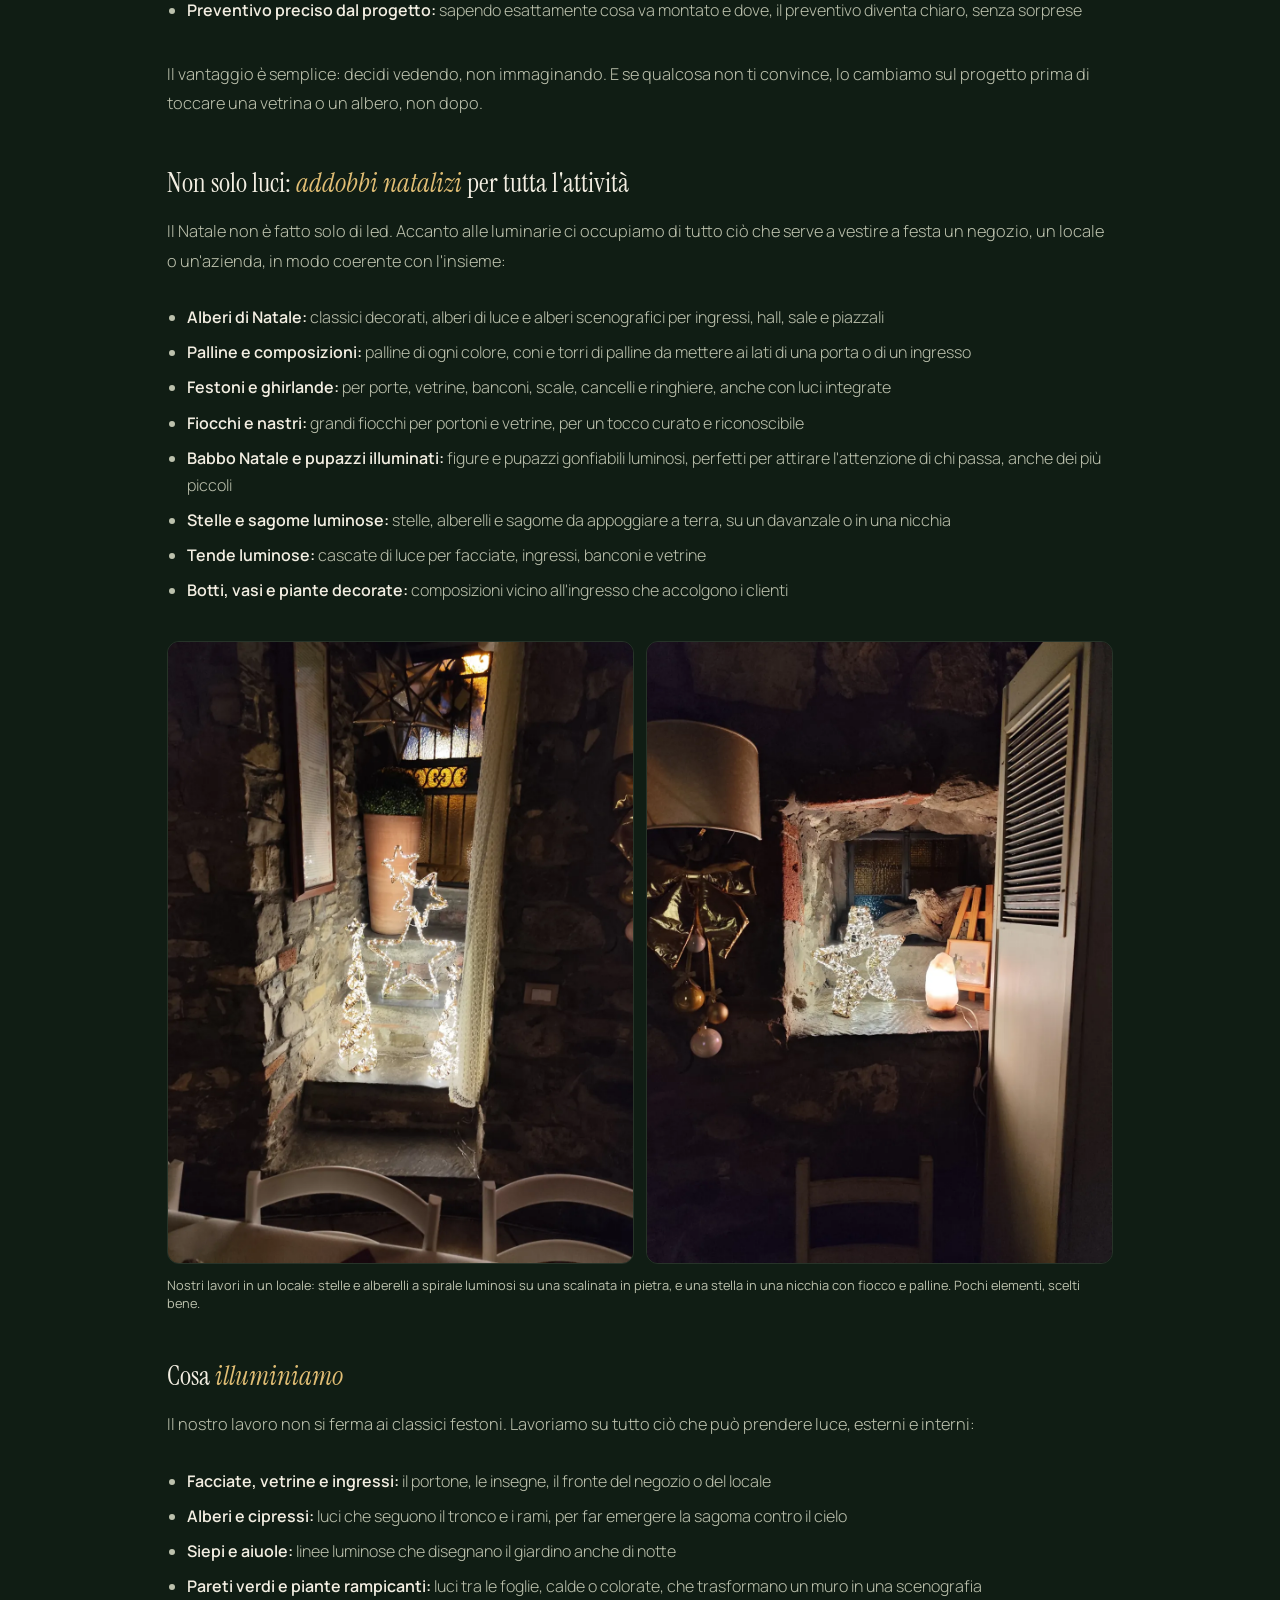
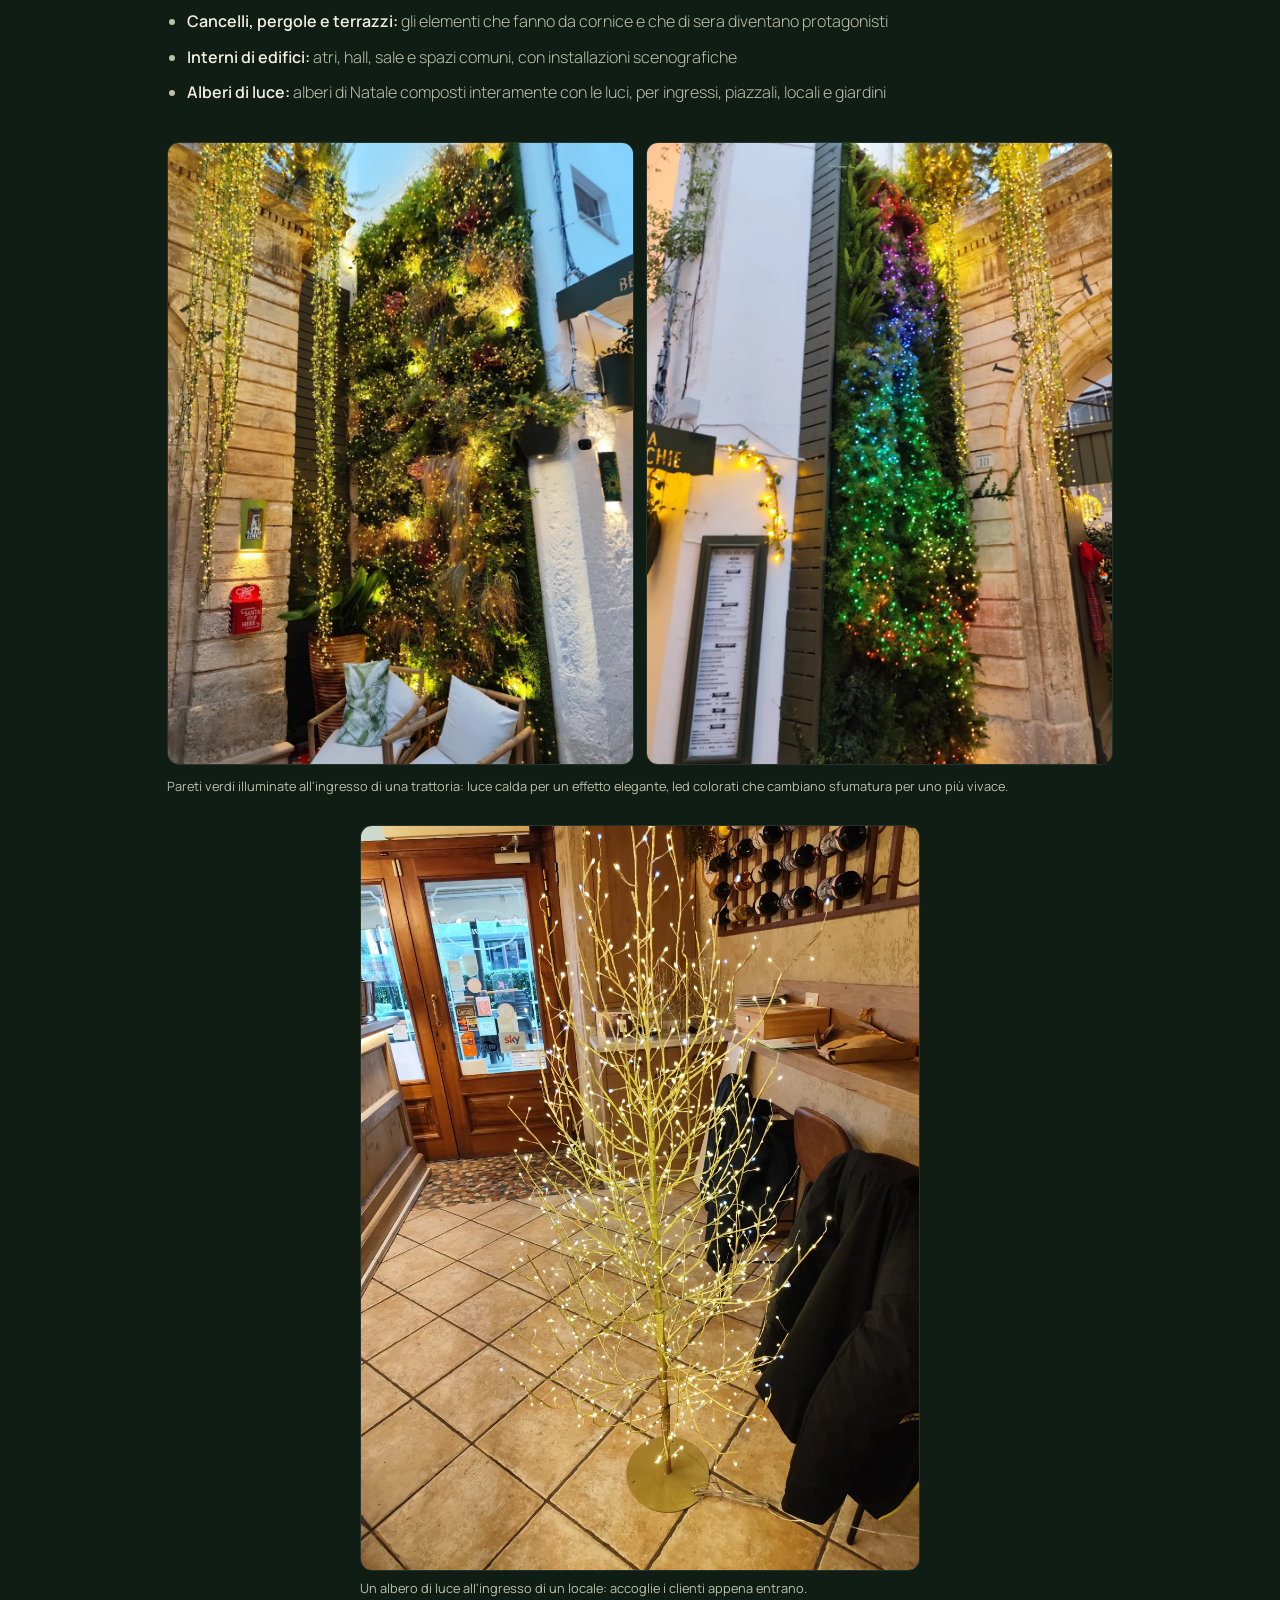
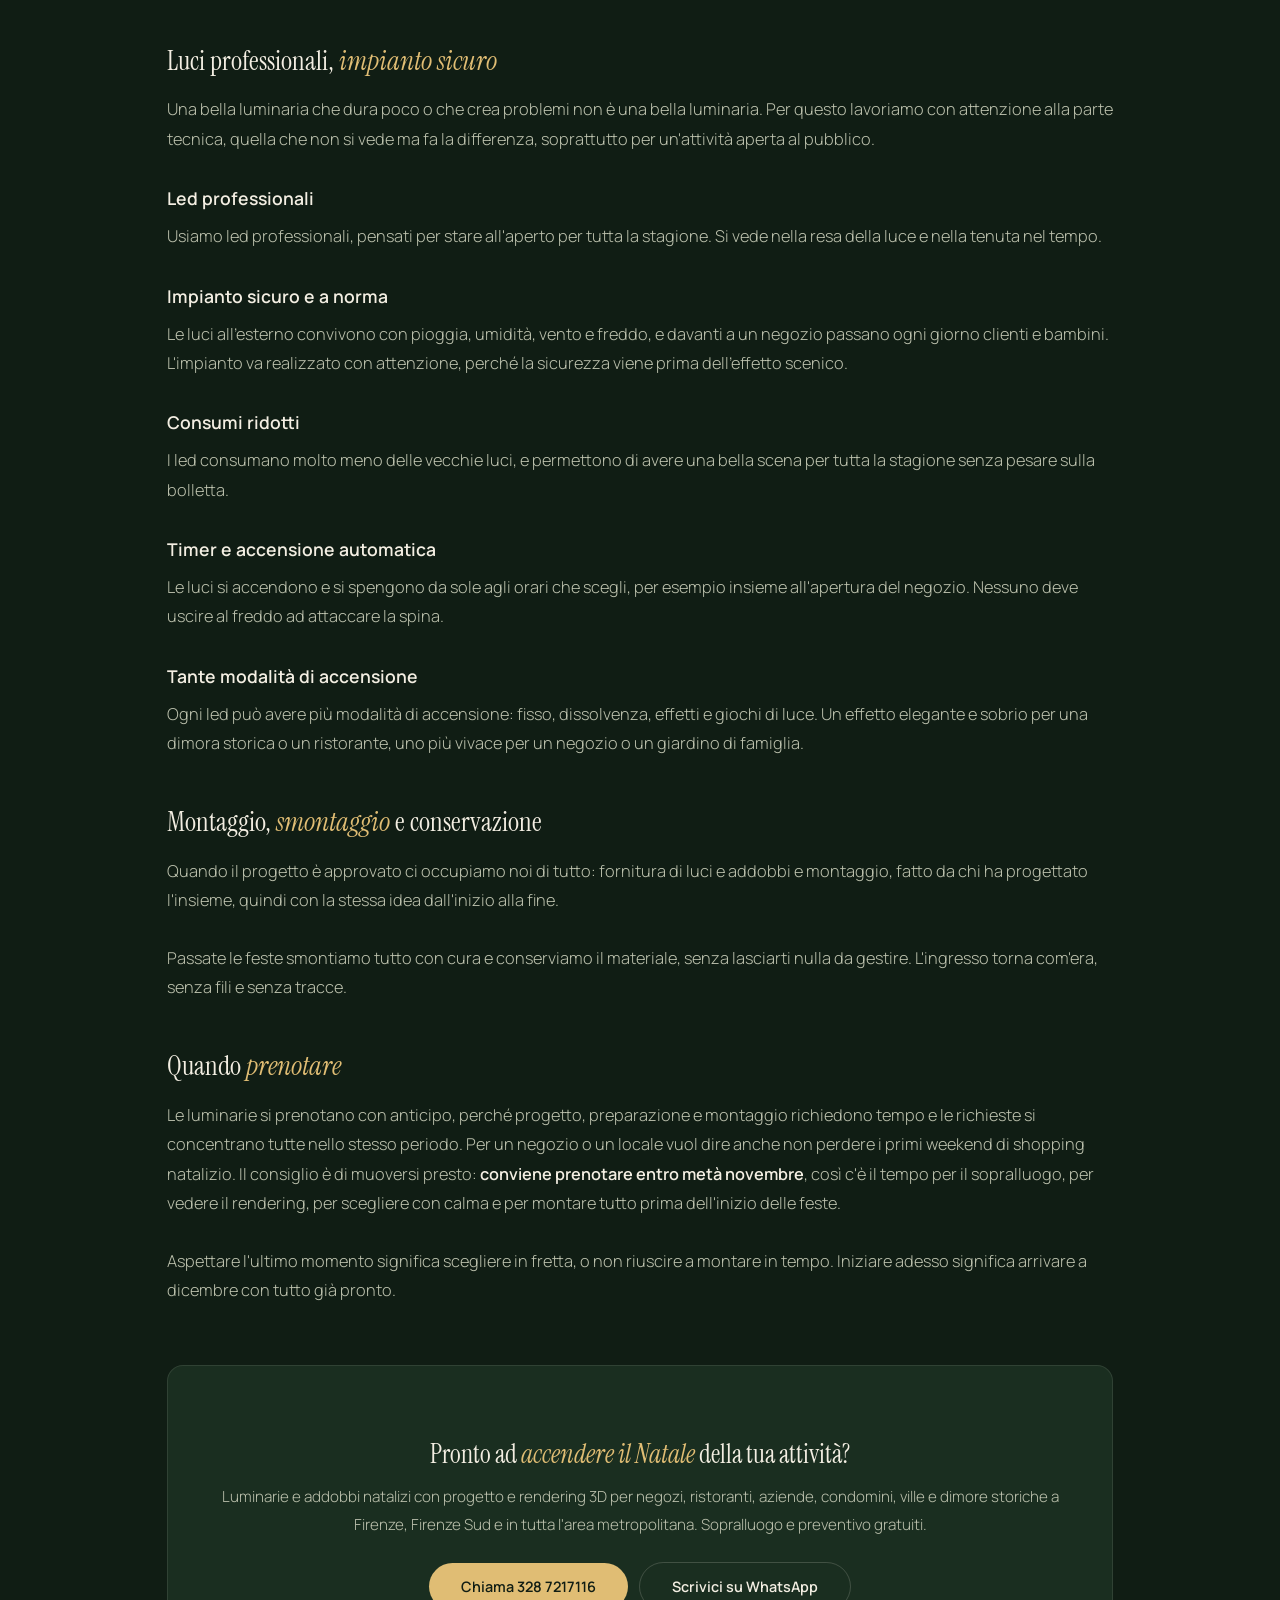
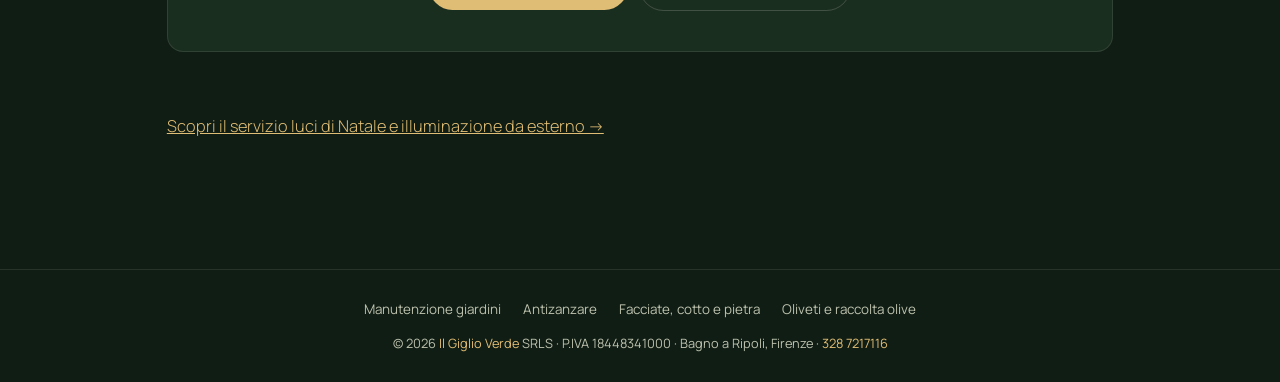
<file: articolo-luminarie-natalizie.html>
<!DOCTYPE html>
<html lang="it">
<head>
<meta charset="UTF-8">
<meta name="viewport" content="width=device-width, initial-scale=1.0">
<title>Accendi il Natale | Luminarie e addobbi natalizi per negozi e aziende a Firenze - Il Giglio Verde</title>
<!-- Google tag (gtag.js) -->
<script async src="https://www.googletagmanager.com/gtag/js?id=G-GYQ426DJKF"></script>
<script>
  window.dataLayer = window.dataLayer || [];
  function gtag(){dataLayer.push(arguments);}
  gtag('js', new Date());
  gtag('config', 'G-GYQ426DJKF');
</script>
<meta name="description" content="Luminarie e addobbi natalizi per negozi, ristoranti e aziende a Firenze: progetto con rendering 3D, tende luminose, alberi di luce, festoni, palline e Babbo Natale illuminati. Fornitura, montaggio e smontaggio.">
<meta name="keywords" content="luminarie natalizie Firenze, addobbi natalizi negozi, luci di Natale aziende, luci natalizie ristoranti, rendering 3D luminarie, alberi di luce, tende luminose, Il Giglio Verde">
<meta property="og:title" content="Accendi il Natale | Il Giglio Verde">
<meta property="og:description" content="Luminarie e addobbi natalizi per negozi, ristoranti e aziende, con progetto e rendering 3D. Il Giglio Verde, Firenze.">
<script type="application/ld+json">
{"@context":"https://schema.org","@type":"Article","headline":"Accendi il Natale","datePublished":"2026-10-10","image":"https://www.giglioverde.com/img/natale/negozio-tende-luminose-botti.webp","author":{"@type":"Organization","name":"Il Giglio Verde"},"publisher":{"@type":"Organization","name":"Il Giglio Verde"},"description":"Luminarie e addobbi natalizi per negozi, ristoranti e aziende: sopralluogo, progetto con rendering 3D, fornitura, montaggio e smontaggio."}
</script>
<link rel="canonical" href="https://www.giglioverde.com/articolo-luminarie-natalizie.html">
<meta property="og:type" content="article">
<meta property="og:site_name" content="Il Giglio Verde">
<meta property="og:locale" content="it_IT">
<meta property="og:url" content="https://www.giglioverde.com/articolo-luminarie-natalizie.html">
<meta property="og:image" content="https://www.giglioverde.com/img/natale/negozio-tende-luminose-botti.webp">
<meta property="og:image:width" content="1400">
<meta property="og:image:height" content="1050">
<meta name="twitter:card" content="summary_large_image">
<link rel="icon" href="/Sito-favicon.svg" type="image/svg+xml">
<link rel="icon" href="/Sito-favicon.ico" sizes="any">
<link rel="apple-touch-icon" href="/Sito-icona-iPhone-180.png">
<link rel="manifest" href="/site.webmanifest">
<meta name="theme-color" content="#101d14">
<link href="https://fonts.googleapis.com/css2?family=Instrument+Serif:ital@0;1&family=Manrope:wght@300;400;500;600;700&display=swap" rel="stylesheet">
<style>
  :root {
    --bg: #101d14;
    --bg-2: #14241a;
    --bg-soft: #1a2e20;
    --bg-card: #1f3526;
    --cream: #f3eee2;
    --cream-dim: #bcc1ad;
    --sage: #a4c48f;
    --gold: #e0bd74;
    --gold-soft: #efd9a3;
    --line: rgba(243,238,226,0.1);
  }
  * { margin: 0; padding: 0; box-sizing: border-box; }
  html { scroll-behavior: smooth; }
  body { font-family: 'Manrope', sans-serif; background: var(--bg); color: var(--cream); -webkit-font-smoothing: antialiased; }

  nav {
    position: sticky; top: 0; z-index: 100;
    padding: 18px 6%;
    display: flex; justify-content: space-between; align-items: center;
    background: rgba(16,29,20,0.9);
    backdrop-filter: blur(16px);
    border-bottom: 1px solid var(--line);
  }
  .logo { font-family: 'Instrument Serif', serif; font-size: 1.4rem; text-decoration: none; color: var(--cream); display: flex; align-items: center; gap: 10px; }
  .logo .giglio { width: 22px; height: 25px; flex-shrink: 0; }
  .logo i { font-style: italic; color: var(--gold); }
  .back-btn { font-size: 0.82rem; color: var(--cream-dim); text-decoration: none; display: flex; align-items: center; gap: 6px; transition: color 0.25s; }
  .back-btn:hover { color: var(--gold); }

  .article-hero {
    max-width: 1100px; margin: 0 auto;
    padding: 70px 6% 30px;
  }
  .article-cat {
    font-size: 0.74rem; letter-spacing: 0.2em; text-transform: uppercase;
    color: var(--sage); margin-bottom: 20px; font-weight: 600;
  }
  .article-title {
    font-family: 'Instrument Serif', serif;
    font-size: clamp(2rem, 5vw, 3.4rem);
    font-weight: 400; line-height: 1.1;
    margin-bottom: 20px; letter-spacing: -0.01em;
  }
  .article-title i { font-style: italic; color: var(--gold); }
  .article-meta {
    display: flex; gap: 20px; align-items: center;
    font-size: 0.8rem; color: var(--cream-dim);
    padding-bottom: 28px;
    border-bottom: 1px solid var(--line);
    margin-bottom: 48px;
  }
  .article-meta span { display: flex; align-items: center; gap: 6px; }

  .article-hero-figure {
    max-width: 1100px; margin: 0 auto 10px;
    padding: 0 6%;
  }
  .article-hero-figure img {
    width: 100%; height: clamp(280px, 46vw, 560px); object-fit: cover;
    border-radius: 20px; border: 1px solid var(--line); display: block;
  }
  .article-hero-figure figcaption {
    font-size: 0.85rem; color: var(--cream-dim); font-weight: 300;
    margin-top: 14px;
  }

  .article-body { max-width: 1100px; margin: 0 auto; padding: 0 6% 100px; }

  .article-body p {
    font-size: 1.02rem; line-height: 1.8; color: var(--cream-dim);
    font-weight: 300; margin-bottom: 28px;
  }
  .article-body h2 {
    font-family: 'Instrument Serif', serif;
    font-size: 1.7rem; font-weight: 400;
    color: var(--cream); margin: 48px 0 18px;
    line-height: 1.2;
  }
  .article-body h2 i { font-style: italic; color: var(--gold); }
  .article-body h3 {
    font-size: 1.1rem; font-weight: 600;
    color: var(--cream); margin: 32px 0 12px;
  }
  .article-body ul, .article-body ol {
    margin: 0 0 28px 20px; color: var(--cream-dim);
  }
  .article-body ul li, .article-body ol li {
    font-size: 1rem; line-height: 1.7; margin-bottom: 8px; font-weight: 300;
  }
  .article-body strong { color: var(--cream); font-weight: 600; }

  .highlight-box {
    background: var(--bg-card);
    border-left: 3px solid var(--gold);
    padding: 24px 28px;
    margin: 36px 0;
    border-radius: 0 8px 8px 0;
  }
  .highlight-box p { margin: 0; color: var(--cream-dim); font-style: italic; }

  .article-gallery {
    display: grid;
    gap: 10px;
    margin: 32px 0 10px;
  }
  .article-gallery img {
    width: 100%; height: 170px; object-fit: cover;
    border-radius: 12px; border: 1px solid var(--line); display: block;
  }
  .gallery-caption {
    font-size: 0.85rem; color: var(--cream-dim); font-weight: 300;
    margin: 0 0 28px;
  }
  @media (max-width: 600px) {
    .article-gallery { grid-template-columns: repeat(2, 1fr) !important; }
  }

  .article-cta {
    background: var(--bg-soft);
    border: 1px solid var(--line);
    border-radius: 16px;
    padding: 40px;
    text-align: center;
    margin: 60px 0;
  }
  .article-cta h3 { font-family: 'Instrument Serif', serif; font-size: 1.6rem; font-weight: 400; margin-bottom: 12px; }
  .article-cta h3 i { font-style: italic; color: var(--gold); }
  .article-cta p { color: var(--cream-dim); font-size: 0.95rem; margin-bottom: 24px; font-weight: 300; }
  .btn { display: inline-block; padding: 14px 32px; border-radius: 100px; font-size: 0.9rem; font-weight: 600; text-decoration: none; transition: all 0.3s; }
  .btn-fill { background: var(--gold); color: var(--bg); }
  .btn-fill:hover { background: var(--gold-soft); transform: translateY(-2px); }

  .btn-ghost { border: 1px solid rgba(243,238,226,0.18); color: var(--cream); margin-left: 8px; }
  .btn-ghost:hover { border-color: var(--cream); }
  @media screen and (max-width: 560px) { .article-cta .btn { display: block; margin: 10px 0 0; } }
  img { max-width: 100%; height: auto; }
  footer { border-top: 1px solid var(--line); padding: 30px 6%; text-align: center; }
  .foot-servizi { display: flex; flex-wrap: wrap; justify-content: center; gap: 8px 22px; margin-bottom: 16px; }
  .foot-servizi a { color: var(--cream-dim); font-size: 0.84rem; }
  .foot-servizi a:hover { color: var(--gold); }
  footer p { font-size: 0.8rem; color: var(--cream-dim); }
  footer a { color: var(--gold); text-decoration: none; }
  .logo-riga { display: inline-flex; align-items: center; gap: 6px; }
  .social { display: inline-flex; align-items: center; gap: 4px; margin-left: 6px; }
  .social a { display: inline-flex; width: 36px; height: 36px; align-items: center; justify-content: center; border-radius: 50%; color: var(--cream-dim); transition: transform .2s; }
  .social a:hover { transform: scale(1.1); }
  .social svg { width: 22px; height: 22px; }
    @media screen and (max-width: 640px) {
    .logo { white-space: nowrap; }
    .logo-riga { gap: 2px; }
    .social { margin-left: 0; gap: 0; }
    .social a { width: 32px; height: 32px; }
  }
  .foto-blog { margin: 8px 0 26px; }
  .foto-blog img { width: 100%; height: auto; display: block; border-radius: 12px; }
  .foto-blog figcaption { font-size: 0.8rem; color: var(--cream-dim); margin-top: 8px; }
  .foto-sx, .foto-dx { width: 42%; max-width: 300px; }
  .foto-sx { float: left; margin: 6px 26px 18px 0; }
  .foto-dx { float: right; margin: 6px 0 18px 26px; }
  .article-body h2 { clear: both; }
  .article-body ul, .article-body ol { display: flow-root; }
  .foto-trio { display: grid; grid-template-columns: repeat(3, 1fr); gap: 12px; margin: 8px 0 30px; }
  .foto-trio img { width: 100%; height: auto; aspect-ratio: 4/3; object-fit: cover; border-radius: 12px; display: block; }
  .foto-trio figcaption { grid-column: 1 / -1; font-size: 0.8rem; color: var(--cream-dim); }
  .icona-titolo { width: 64px; height: 64px; border-radius: 50%; vertical-align: middle; margin-right: 14px; background: #fff; }
  @media screen and (max-width: 640px) {
    .foto-sx, .foto-dx { width: 44%; }
    .foto-sx { margin-right: 16px; } .foto-dx { margin-left: 16px; }
    .foto-trio { grid-template-columns: 1fr 1fr; }
    .icona-titolo { width: 48px; height: 48px; margin-right: 10px; }
  }
  .foto-coppia { display: grid; grid-template-columns: 1fr 1fr; gap: 12px; margin: 8px 0 30px; }
  .foto-coppia img { width: 100%; height: auto; aspect-ratio: 3/4; object-fit: cover; border-radius: 12px; border: 1px solid var(--line); display: block; }
  .foto-coppia.larga img { aspect-ratio: 4/3; }
  .foto-coppia figcaption { grid-column: 1 / -1; font-size: 0.8rem; color: var(--cream-dim); }
  .foto-singola { margin: 8px auto 30px; max-width: 560px; }
  .foto-singola img { width: 100%; height: auto; border-radius: 12px; border: 1px solid var(--line); display: block; }
  .foto-singola figcaption { font-size: 0.8rem; color: var(--cream-dim); margin-top: 8px; }
  @media screen and (max-width: 560px) { .foto-coppia { grid-template-columns: 1fr; } }
</style>
<script>if('scrollRestoration' in history)history.scrollRestoration='manual';window.addEventListener('pageshow',function(){window.scrollTo(0,0);});</script>
</head>
<body>

<nav>
  <span class="logo-riga"><a href="/" class="logo"><svg class="giglio" viewBox="4 4 52 58" aria-hidden="true" focusable="false"><g fill="#f3eee2"><path d="M30 4C33.8 13 35.8 20 35.8 26.5C35.8 31.5 33.6 35.5 30 38C26.4 35.5 24.2 31.5 24.2 26.5C24.2 20 26.2 13 30 4Z"/><path d="M24.6 28.5C19 25.5 12.5 25 8.5 28.5C4 32.5 4 40.5 8.5 44C10.5 45.5 13 45.8 14.8 45C11.5 42.5 10.5 38 12.5 34.5C14.3 31.4 19 29.6 24.6 28.5Z"/><path d="M35.4 28.5C41 25.5 47.5 25 51.5 28.5C56 32.5 56 40.5 51.5 44C49.5 45.5 47 45.8 45.2 45C48.5 42.5 49.5 38 47.5 34.5C45.7 31.4 41 29.6 35.4 28.5Z"/><path d="M27.6 44.3H32.4C33.8 51 35.8 57 38.4 62H21.6C24.2 57 26.2 51 27.6 44.3Z"/></g><rect x="18.6" y="39.4" width="22.8" height="5" rx="2.5" fill="#e0bd74"/></svg><span>Il Giglio <i>Verde</i></span></a><span class="social"><a href="https://www.facebook.com/GiglioVerdeGiardini" target="_blank" rel="noopener" aria-label="Il Giglio Verde su Facebook"><svg viewBox="0 0 24 24" aria-hidden="true" focusable="false"><circle cx="12" cy="12" r="12" fill="#1877F2"/><path fill="#fff" d="M13.4 24v-8.5h2.8l.4-3.3h-3.2v-2.1c0-1 .3-1.6 1.7-1.6h1.7V5.6c-.3 0-1.3-.1-2.5-.1-2.5 0-4.2 1.5-4.2 4.3v2.4H7.3v3.3h2.8V24z"/></svg></a><a href="https://www.instagram.com/giglioverdegiardini" target="_blank" rel="noopener" aria-label="Il Giglio Verde su Instagram"><svg viewBox="0 0 24 24" aria-hidden="true" focusable="false"><defs><radialGradient id="ig-grad" cx="30%" cy="107%" r="150%"><stop offset="0" stop-color="#fdf497"/><stop offset=".05" stop-color="#fdf497"/><stop offset=".45" stop-color="#fd5949"/><stop offset=".6" stop-color="#d6249f"/><stop offset=".9" stop-color="#285AEB"/></radialGradient></defs><rect width="24" height="24" rx="6" fill="url(#ig-grad)"/><rect x="5" y="5" width="14" height="14" rx="4" fill="none" stroke="#fff" stroke-width="1.7"/><circle cx="12" cy="12" r="3.4" fill="none" stroke="#fff" stroke-width="1.7"/><circle cx="16.4" cy="7.6" r="1" fill="#fff"/></svg></a></span></span>
  <a class="back-btn" href="/#consigli">&larr; Torna al blog</a>
</nav>


<div class="article-hero">
  <div class="article-cat">Natale &middot; Negozi, ristoranti e aziende &middot; Luminarie e addobbi</div>
  <h1 class="article-title">Accendi il Natale</h1>
  <div class="article-meta">
    <span>&#127807; Il Giglio Verde</span>
    <span>&#128205; Firenze e dintorni</span>
    <span>&#9201; 9 minuti di lettura</span>
  </div>
</div>

<figure class="article-hero-figure">
  <img src="/img/natale/negozio-tende-luminose-botti.webp" width="1400" height="1050" alt="Ingresso di una bottega decorato per Natale con tende di luci sulla facciata, botti, alberi di palline e grandi fiocchi">
  <figcaption>Un nostro lavoro: tende di luci su tutta la facciata, alberi di palline, fiocchi e botti decorate ai lati dell'ingresso.</figcaption>
</figure>

<div class="article-body">

  <p>A dicembre il buio arriva presto, e la strada si riempie di persone che guardano le vetrine. Passano davanti a molti negozi, ma si fermano davanti a quelli che hanno qualcosa di acceso, di curato, di accogliente. Per un negozio, un ristorante o un'azienda il Natale &egrave; il momento in cui l'ingresso diventa il miglior biglietto da visita che esista.</p>

  <p>Le luminarie fatte bene non sono una questione di quantit&agrave;. Sono una questione di progetto: dove mettere la luce, di che colore, con quale intensit&agrave;, e come farla convivere con l'insegna, la vetrina e quello che c'&egrave; gi&agrave;. Per questo, prima di montare un solo metro di led, ti mostriamo il risultato prima che esista.</p>

  <h2>Per chi <i>lavoriamo</i>: prima di tutto negozi e aziende</h2>

  <p>Il Natale di un'attivit&agrave; &egrave; diverso da quello di una casa: deve richiamare i clienti, restare bello per tutta la stagione e funzionare tutti i giorni, negli orari di apertura. Lavoriamo per:</p>

  <ul>
    <li><strong>Negozi e botteghe:</strong> vetrine, ingressi, insegne e facciate che di sera devono farsi vedere dalla strada</li>
    <li><strong>Ristoranti, bar e locali:</strong> dehors, giardini, ingressi e sale interne con un'atmosfera che invita a entrare e a fermarsi</li>
    <li><strong>Aziende, hotel e strutture ricettive:</strong> atri, hall, piazzali e giardini che accolgono clienti, ospiti e fornitori</li>
    <li><strong>Condomini e residence:</strong> spazi comuni, ingressi e aree verdi belli per tutti i residenti</li>
    <li><strong>Ville, dimore storiche e privati:</strong> dove la luce deve rispettare l'architettura, valorizzarla senza coprirla</li>
  </ul>

  <p>Dal 2011 lavoriamo a Firenze, Firenze Sud e in tutta l'area metropolitana. Conosciamo i luoghi su cui andiamo a lavorare: sappiamo come cambiano d'inverno, dove prendono vento, dove l'umidit&agrave; resta, quali alberi reggono un carico di luci e quali vanno trattati con pi&ugrave; delicatezza.</p>

  <h2>Perch&eacute; le luci di Natale <i>fanno lavorare</i></h2>

  <p>Una vetrina accesa e curata dice a chi passa che l'attivit&agrave; &egrave; viva, che ci tiene, che dentro si sta bene. &Egrave; la prima cosa che il cliente vede, a volte ancora prima dell'insegna.</p>

  <ul>
    <li><strong>Ti fanno notare dalla strada:</strong> un ingresso illuminato si vede da lontano e si distingue dagli altri</li>
    <li><strong>Creano atmosfera:</strong> una luce calda e curata fa venire voglia di entrare, fermarsi, restare</li>
    <li><strong>Si ricordano:</strong> la foto di un ingresso bello gira sui social e porta clienti nuovi</li>
    <li><strong>Si accendono da sole:</strong> con il timer partono insieme all'apertura e si spengono alla chiusura, senza pensarci</li>
  </ul>

  <figure class="foto-coppia larga">
    <img src="/img/natale/bancone-tende-luminose.webp" width="1400" height="1050" loading="lazy" decoding="async" alt="Bancone di una caffetteria in un mercato coperto con tende di luci calde e Babbo Natale, pupazzo di neve e albero gonfiabili illuminati in cima">
    <img src="/img/natale/albero-di-luce-sala.webp" width="1050" height="1400" loading="lazy" decoding="async" alt="Albero di luce bianco caldo sul banco di un ristorante con volte in mattoni e pietra">
    <figcaption>Due nostri lavori: tende di luci e figure gonfiabili illuminate sul bancone di una caffetteria; un albero di luce nella sala di un ristorante con volte in mattoni.</figcaption>
  </figure>

  <h2>Il <i>sopralluogo</i>: si parte sempre dal posto</h2>

  <p>Nessun progetto di luminarie ha senso senza aver visto il luogo. Il sopralluogo serve a capire cosa si pu&ograve; illuminare, da dove arriva la corrente, quali sono i punti di vista pi&ugrave; importanti, da dove guarder&agrave; il cliente e da dove passeranno gli ospiti. Per un negozio vuol dire guardare la facciata dalla strada, dal marciapiede di fronte, da chi arriva in auto.</p>

  <p>Ogni posto ha una sua parte da raccontare. A volte &egrave; un portone in legno, a volte una vetrina, a volte la pietra di un casale. Il sopralluogo serve a trovarla e a costruirci intorno il progetto.</p>

  <div class="highlight-box">
    <p>Una luminaria bella &egrave; fatta di scelte, non di luci in pi&ugrave;. Spesso illuminare meno, ma nei punti giusti, d&agrave; un risultato pi&ugrave; elegante di una decorazione piena ovunque.</p>
  </div>

  <h2>Il progetto con <i>rendering 3D</i>: vedi il risultato prima di decidere</h2>

  <p>Questa &egrave; la parte di cui andiamo pi&ugrave; fieri. Dopo il sopralluogo realizziamo un progetto con rendering in 3D del tuo spazio. Non una descrizione a parole n&eacute; un catalogo: l'immagine del tuo negozio, del tuo locale, della tua facciata, con le luminarie accese di sera.</p>

  <p>Cosa ricevi, concretamente:</p>

  <ul>
    <li><strong>Immagini notturne:</strong> il tuo spazio visto a luci accese, come lo vedrai davvero quando arriva il buio</li>
    <li><strong>Video o animazione:</strong> per capire come cambia l'atmosfera, come si muove la luce, come appare l'insieme da pi&ugrave; punti di vista</li>
    <li><strong>Pi&ugrave; proposte a confronto:</strong> versioni diverse dello stesso progetto, cos&igrave; scegli quella che senti tua</li>
    <li><strong>Preventivo preciso dal progetto:</strong> sapendo esattamente cosa va montato e dove, il preventivo diventa chiaro, senza sorprese</li>
  </ul>

  <p>Il vantaggio &egrave; semplice: decidi vedendo, non immaginando. E se qualcosa non ti convince, lo cambiamo sul progetto prima di toccare una vetrina o un albero, non dopo.</p>

  <h2>Non solo luci: <i>addobbi natalizi</i> per tutta l'attivit&agrave;</h2>

  <p>Il Natale non &egrave; fatto solo di led. Accanto alle luminarie ci occupiamo di tutto ci&ograve; che serve a vestire a festa un negozio, un locale o un'azienda, in modo coerente con l'insieme:</p>

  <ul>
    <li><strong>Alberi di Natale:</strong> classici decorati, alberi di luce e alberi scenografici per ingressi, hall, sale e piazzali</li>
    <li><strong>Palline e composizioni:</strong> palline di ogni colore, coni e torri di palline da mettere ai lati di una porta o di un ingresso</li>
    <li><strong>Festoni e ghirlande:</strong> per porte, vetrine, banconi, scale, cancelli e ringhiere, anche con luci integrate</li>
    <li><strong>Fiocchi e nastri:</strong> grandi fiocchi per portoni e vetrine, per un tocco curato e riconoscibile</li>
    <li><strong>Babbo Natale e pupazzi illuminati:</strong> figure e pupazzi gonfiabili luminosi, perfetti per attirare l'attenzione di chi passa, anche dei pi&ugrave; piccoli</li>
    <li><strong>Stelle e sagome luminose:</strong> stelle, alberelli e sagome da appoggiare a terra, su un davanzale o in una nicchia</li>
    <li><strong>Tende luminose:</strong> cascate di luce per facciate, ingressi, banconi e vetrine</li>
    <li><strong>Botti, vasi e piante decorate:</strong> composizioni vicino all'ingresso che accolgono i clienti</li>
  </ul>

  <figure class="foto-coppia">
    <img src="/img/natale/stelle-e-coni-luminosi.webp" width="1050" height="1400" loading="lazy" decoding="async" alt="Stelle luminose e alberelli a spirale illuminati su una scalinata in pietra">
    <img src="/img/natale/stella-luminosa-nicchia.webp" width="1050" height="1400" loading="lazy" decoding="async" alt="Stella luminosa in una finestrella di pietra, accanto a un fiocco dorato con palline">
    <figcaption>Nostri lavori in un locale: stelle e alberelli a spirale luminosi su una scalinata in pietra, e una stella in una nicchia con fiocco e palline. Pochi elementi, scelti bene.</figcaption>
  </figure>

  <h2>Cosa <i>illuminiamo</i></h2>

  <p>Il nostro lavoro non si ferma ai classici festoni. Lavoriamo su tutto ci&ograve; che pu&ograve; prendere luce, esterni e interni:</p>

  <ul>
    <li><strong>Facciate, vetrine e ingressi:</strong> il portone, le insegne, il fronte del negozio o del locale</li>
    <li><strong>Alberi e cipressi:</strong> luci che seguono il tronco e i rami, per far emergere la sagoma contro il cielo</li>
    <li><strong>Siepi e aiuole:</strong> linee luminose che disegnano il giardino anche di notte</li>
    <li><strong>Pareti verdi e piante rampicanti:</strong> luci tra le foglie, calde o colorate, che trasformano un muro in una scenografia</li>
    <li><strong>Cancelli, pergole e terrazzi:</strong> gli elementi che fanno da cornice e che di sera diventano protagonisti</li>
    <li><strong>Interni di edifici:</strong> atri, hall, sale e spazi comuni, con installazioni scenografiche</li>
    <li><strong>Alberi di luce:</strong> alberi di Natale composti interamente con le luci, per ingressi, piazzali, locali e giardini</li>
  </ul>

  <figure class="foto-coppia">
    <img src="/img/natale/parete-verde-luci-calde.webp" width="1050" height="1400" loading="lazy" decoding="async" alt="Parete verde illuminata con luci bianco caldo e cascate di luci sulla facciata in pietra di una trattoria">
    <img src="/img/natale/parete-verde-led-colorati.webp" width="1050" height="1400" loading="lazy" decoding="async" alt="Parete verde con luci led che sfumano dal rosso al viola, al blu, al verde e al giallo">
    <figcaption>Pareti verdi illuminate all'ingresso di una trattoria: luce calda per un effetto elegante, led colorati che cambiano sfumatura per uno pi&ugrave; vivace.</figcaption>
  </figure>

  <figure class="foto-singola">
    <img src="/img/natale/albero-di-luce-ingresso.webp" width="1050" height="1400" loading="lazy" decoding="async" alt="Albero di luce alto all'ingresso di un locale, vicino alla porta a vetri">
    <figcaption>Un albero di luce all'ingresso di un locale: accoglie i clienti appena entrano.</figcaption>
  </figure>

  <h2>Luci professionali, <i>impianto sicuro</i></h2>

  <p>Una bella luminaria che dura poco o che crea problemi non &egrave; una bella luminaria. Per questo lavoriamo con attenzione alla parte tecnica, quella che non si vede ma fa la differenza, soprattutto per un'attivit&agrave; aperta al pubblico.</p>

  <h3>Led professionali</h3>
  <p>Usiamo led professionali, pensati per stare all'aperto per tutta la stagione. Si vede nella resa della luce e nella tenuta nel tempo.</p>

  <h3>Impianto sicuro e a norma</h3>
  <p>Le luci all'esterno convivono con pioggia, umidit&agrave;, vento e freddo, e davanti a un negozio passano ogni giorno clienti e bambini. L'impianto va realizzato con attenzione, perch&eacute; la sicurezza viene prima dell'effetto scenico.</p>

  <h3>Consumi ridotti</h3>
  <p>I led consumano molto meno delle vecchie luci, e permettono di avere una bella scena per tutta la stagione senza pesare sulla bolletta.</p>

  <h3>Timer e accensione automatica</h3>
  <p>Le luci si accendono e si spengono da sole agli orari che scegli, per esempio insieme all'apertura del negozio. Nessuno deve uscire al freddo ad attaccare la spina.</p>

  <h3>Tante modalit&agrave; di accensione</h3>
  <p>Ogni led pu&ograve; avere pi&ugrave; modalit&agrave; di accensione: fisso, dissolvenza, effetti e giochi di luce. Un effetto elegante e sobrio per una dimora storica o un ristorante, uno pi&ugrave; vivace per un negozio o un giardino di famiglia.</p>

  <h2>Montaggio, <i>smontaggio</i> e conservazione</h2>

  <p>Quando il progetto &egrave; approvato ci occupiamo noi di tutto: fornitura di luci e addobbi e montaggio, fatto da chi ha progettato l'insieme, quindi con la stessa idea dall'inizio alla fine.</p>

  <p>Passate le feste smontiamo tutto con cura e conserviamo il materiale, senza lasciarti nulla da gestire. L'ingresso torna com'era, senza fili e senza tracce.</p>

  <h2>Quando <i>prenotare</i></h2>

  <p>Le luminarie si prenotano con anticipo, perch&eacute; progetto, preparazione e montaggio richiedono tempo e le richieste si concentrano tutte nello stesso periodo. Per un negozio o un locale vuol dire anche non perdere i primi weekend di shopping natalizio. Il consiglio &egrave; di muoversi presto: <strong>conviene prenotare entro met&agrave; novembre</strong>, cos&igrave; c'&egrave; il tempo per il sopralluogo, per vedere il rendering, per scegliere con calma e per montare tutto prima dell'inizio delle feste.</p>

  <p>Aspettare l'ultimo momento significa scegliere in fretta, o non riuscire a montare in tempo. Iniziare adesso significa arrivare a dicembre con tutto gi&agrave; pronto.</p>

  <div class="article-cta">
    <h3>Pronto ad <i>accendere il Natale</i> della tua attivit&agrave;?</h3>
    <p>Luminarie e addobbi natalizi con progetto e rendering 3D per negozi, ristoranti, aziende, condomini, ville e dimore storiche a Firenze, Firenze Sud e in tutta l'area metropolitana. Sopralluogo e preventivo gratuiti.</p>
    <a class="btn btn-fill" href="tel:+393287217116">Chiama 328 7217116</a>
    <a class="btn btn-ghost" href="https://wa.me/393287217116?text=Buongiorno%2C%20vorrei%20informazioni%20sulle%20luminarie%20e%20gli%20addobbi%20natalizi." target="_blank" rel="noopener">Scrivici su WhatsApp</a>
  </div>

  <p><a href="/luci-natalizie-firenze.html" style="color: var(--gold);">Scopri il servizio luci di Natale e illuminazione da esterno &rarr;</a></p>

</div>

<footer>
  <div class="foot-servizi">
    <a href="/manutenzione-giardini-firenze.html">Manutenzione giardini</a>
    <a href="/antizanzare-firenze.html">Antizanzare</a>
    <a href="/facciate-cotto-pietra-firenze.html">Facciate, cotto e pietra</a>
    <a href="/oliveti-raccolta-olive-firenze.html">Oliveti e raccolta olive</a>
  </div>
  <p>© <span class="anno">2026</span> <a href="/">Il Giglio Verde</a> SRLS · P.IVA 18448341000 · Bagno a Ripoli, Firenze · <a href="tel:+393287217116">328 7217116</a></p>
</footer>

<script>
(function(){
  document.querySelectorAll('.anno').forEach(function(el){ el.textContent = new Date().getFullYear(); });
  document.addEventListener('click', function(e){
    var a = e.target.closest ? e.target.closest('a[href]') : null;
    if (!a || typeof gtag !== 'function') return;
    var h = a.getAttribute('href') || '';
    if (h.indexOf('tel:') === 0) gtag('event', 'clic_telefono');
    else if (h.indexOf('wa.me') > -1) gtag('event', 'clic_whatsapp');
    else if (h.indexOf('mailto:') === 0) gtag('event', 'clic_email');
  });
})();
</script>
</body>
</html>
</file>
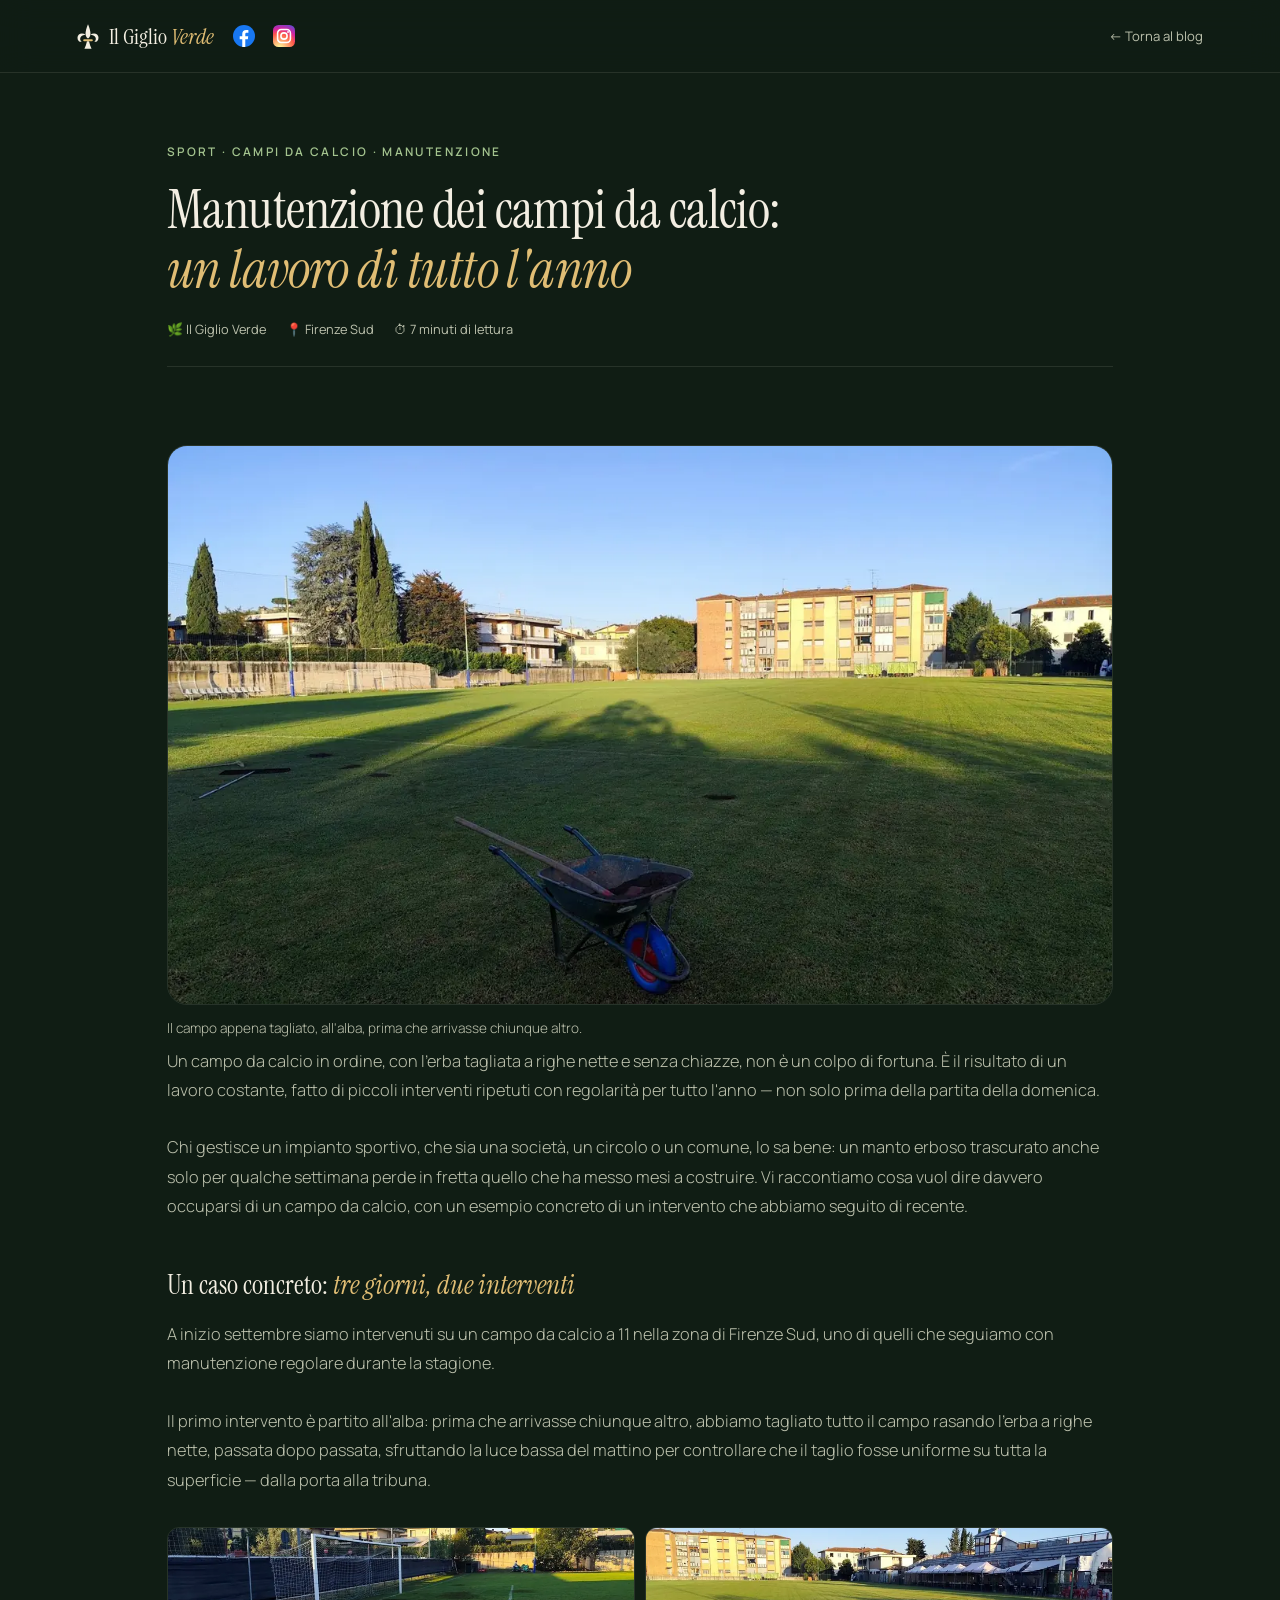
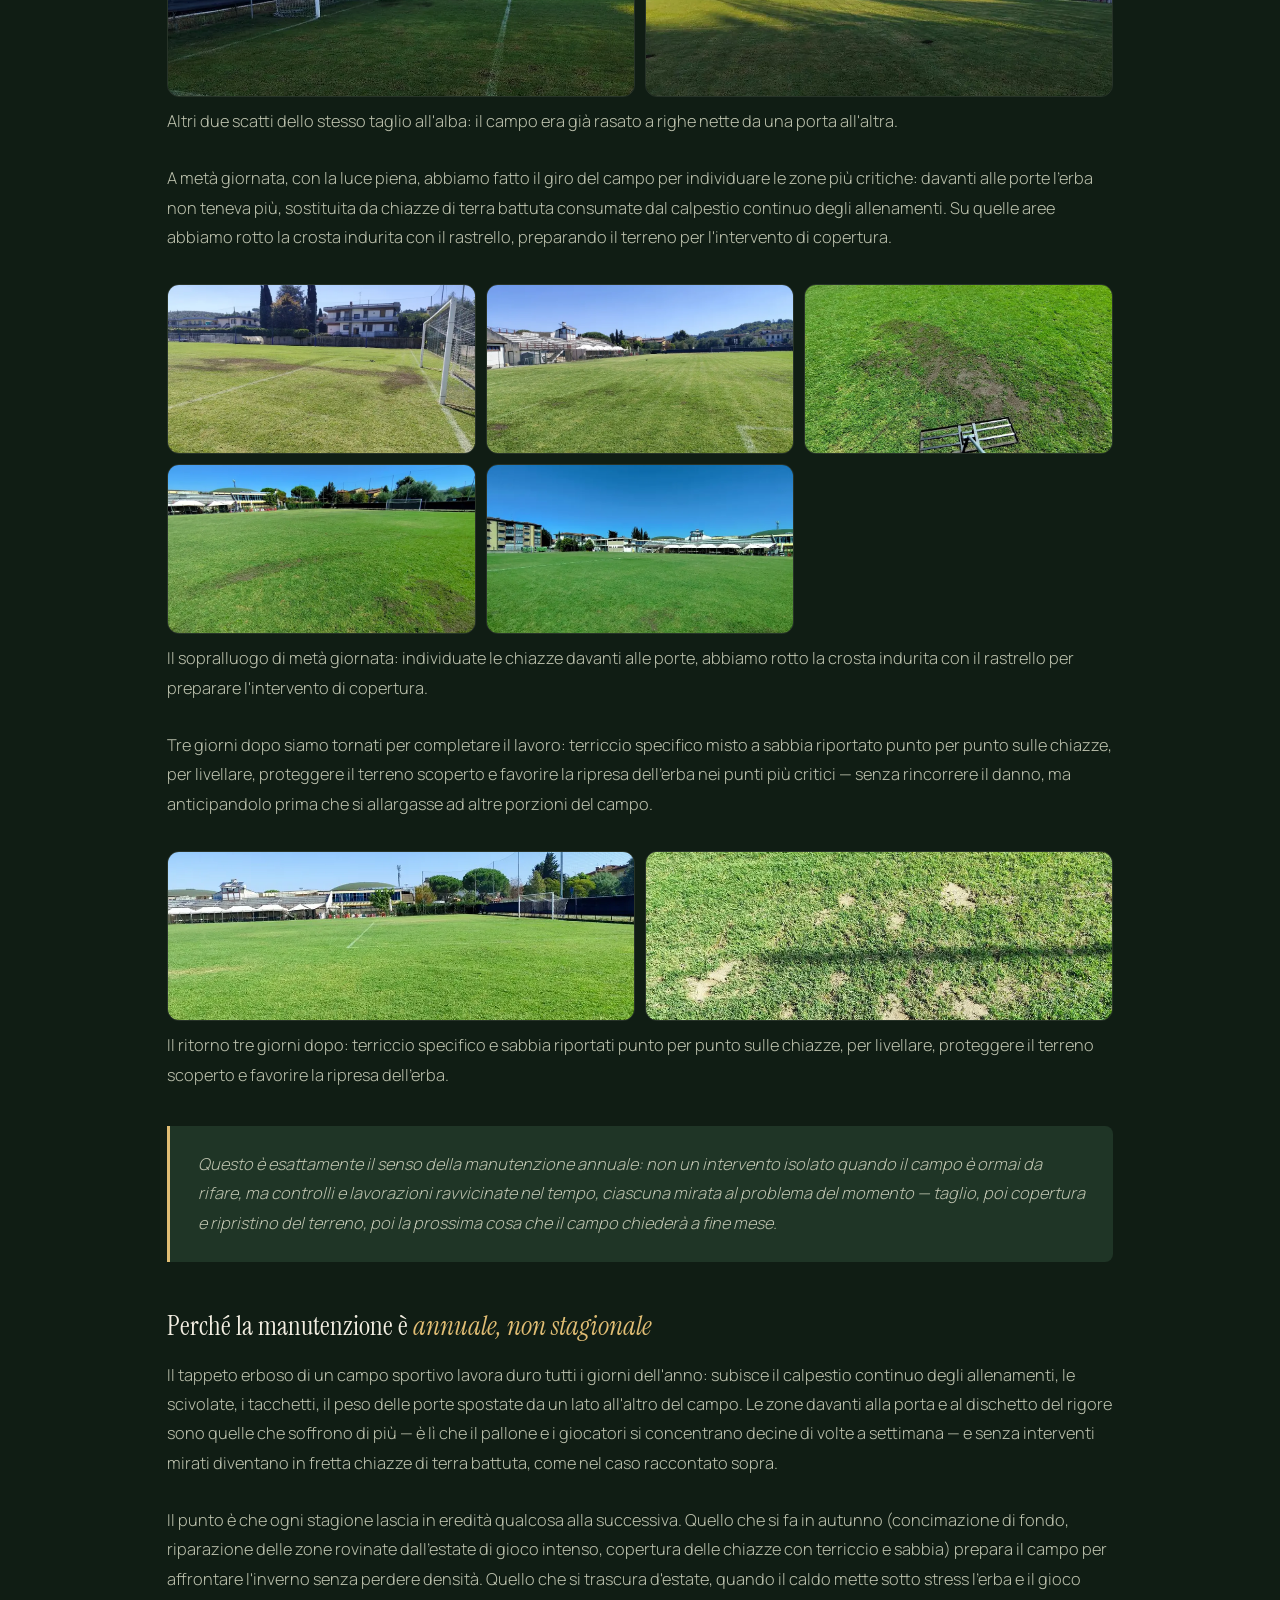
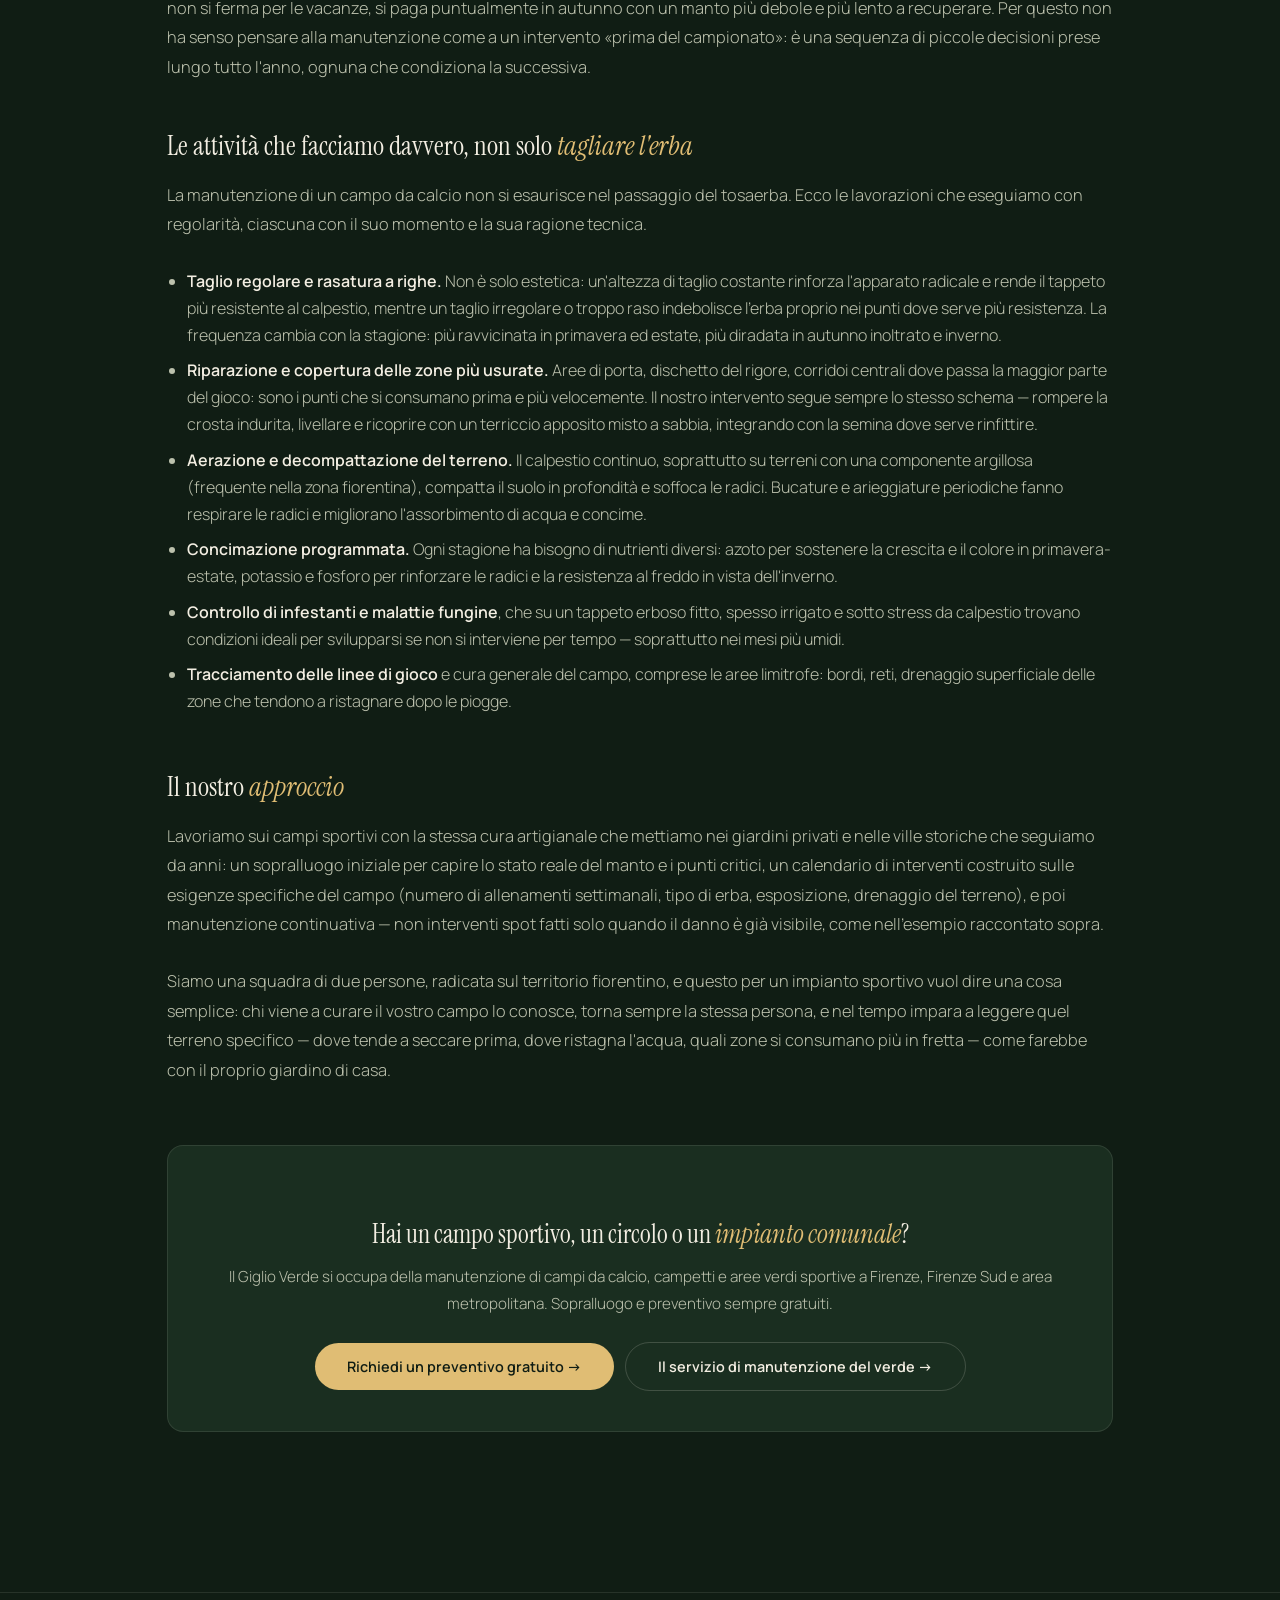
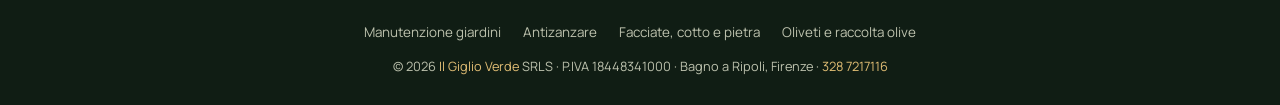
<file: articolo-manutenzione-campi-calcio.html>
<!DOCTYPE html>
<html lang="it">
<head>
<meta charset="UTF-8">
<meta name="viewport" content="width=device-width, initial-scale=1.0">
<title>Manutenzione dei campi da calcio | Il Giglio Verde Firenze</title>
<!-- Google tag (gtag.js) -->
<script async src="https://www.googletagmanager.com/gtag/js?id=G-GYQ426DJKF"></script>
<script>
  window.dataLayer = window.dataLayer || [];
  function gtag(){dataLayer.push(arguments);}
  gtag('js', new Date());
  gtag('config', 'G-GYQ426DJKF');
</script>
<meta name="description" content="Manutenzione dei campi da calcio a Firenze: taglio a righe, riparazione delle zone usurate, aerazione e concimazione. Un caso concreto e la guida completa de Il Giglio Verde.">
<meta name="keywords" content="manutenzione campi da calcio, manutenzione campi sportivi Firenze, taglio erba campo sportivo, Il Giglio Verde">
<meta property="og:title" content="Manutenzione dei campi da calcio | Il Giglio Verde">
<meta property="og:description" content="Come manteniamo in salute un campo da calcio tutto l'anno, raccontato attraverso un intervento reale: Il Giglio Verde, Firenze.">
<link rel="canonical" href="https://www.giglioverde.com/articolo-manutenzione-campi-calcio.html">
<meta property="og:type" content="article">
<meta property="og:site_name" content="Il Giglio Verde">
<meta property="og:locale" content="it_IT">
<meta property="og:url" content="https://www.giglioverde.com/articolo-manutenzione-campi-calcio.html">
<meta property="og:image" content="https://www.giglioverde.com/og-image.jpg">
<meta property="og:image:width" content="1200">
<meta property="og:image:height" content="630">
<meta name="twitter:card" content="summary_large_image">
<link rel="icon" href="/Sito-favicon.svg" type="image/svg+xml">
<link rel="icon" href="/Sito-favicon.ico" sizes="any">
<link rel="apple-touch-icon" href="/Sito-icona-iPhone-180.png">
<link rel="manifest" href="/site.webmanifest">
<meta name="theme-color" content="#101d14">
<link href="https://fonts.googleapis.com/css2?family=Instrument+Serif:ital@0;1&family=Manrope:wght@300;400;500;600;700&display=swap" rel="stylesheet">
<style>
  :root {
    --bg: #101d14;
    --bg-2: #14241a;
    --bg-soft: #1a2e20;
    --bg-card: #1f3526;
    --cream: #f3eee2;
    --cream-dim: #bcc1ad;
    --sage: #a4c48f;
    --gold: #e0bd74;
    --gold-soft: #efd9a3;
    --line: rgba(243,238,226,0.1);
  }
  * { margin: 0; padding: 0; box-sizing: border-box; }
  html { scroll-behavior: smooth; }
  body { font-family: 'Manrope', sans-serif; background: var(--bg); color: var(--cream); -webkit-font-smoothing: antialiased; }

  nav {
    position: sticky; top: 0; z-index: 100;
    padding: 18px 6%;
    display: flex; justify-content: space-between; align-items: center;
    background: rgba(16,29,20,0.9);
    backdrop-filter: blur(16px);
    border-bottom: 1px solid var(--line);
  }
  .logo { font-family: 'Instrument Serif', serif; font-size: 1.4rem; text-decoration: none; color: var(--cream); display: flex; align-items: center; gap: 10px; }
  .logo .giglio { width: 22px; height: 25px; flex-shrink: 0; }
  .logo i { font-style: italic; color: var(--gold); }
  .back-btn { font-size: 0.82rem; color: var(--cream-dim); text-decoration: none; display: flex; align-items: center; gap: 6px; transition: color 0.25s; }
  .back-btn:hover { color: var(--gold); }

  .article-hero {
    max-width: 1100px; margin: 0 auto;
    padding: 70px 6% 30px;
  }
  .article-cat {
    font-size: 0.74rem; letter-spacing: 0.2em; text-transform: uppercase;
    color: var(--sage); margin-bottom: 20px; font-weight: 600;
  }
  .article-title {
    font-family: 'Instrument Serif', serif;
    font-size: clamp(2rem, 5vw, 3.4rem);
    font-weight: 400; line-height: 1.1;
    margin-bottom: 20px; letter-spacing: -0.01em;
  }
  .article-title i { font-style: italic; color: var(--gold); }
  .article-meta {
    display: flex; gap: 20px; align-items: center;
    font-size: 0.8rem; color: var(--cream-dim);
    padding-bottom: 28px;
    border-bottom: 1px solid var(--line);
    margin-bottom: 48px;
  }
  .article-meta span { display: flex; align-items: center; gap: 6px; }

  .article-hero-figure {
    max-width: 1100px; margin: 0 auto 10px;
    padding: 0 6%;
  }
  .article-hero-figure img {
    width: 100%; height: clamp(280px, 46vw, 560px); object-fit: cover;
    border-radius: 20px; border: 1px solid var(--line); display: block;
  }
  .article-hero-figure figcaption {
    font-size: 0.85rem; color: var(--cream-dim); font-weight: 300;
    margin-top: 14px;
  }

  .article-body { max-width: 1100px; margin: 0 auto; padding: 0 6% 100px; }

  .article-body p {
    font-size: 1.02rem; line-height: 1.8; color: var(--cream-dim);
    font-weight: 300; margin-bottom: 28px;
  }
  .article-body h2 {
    font-family: 'Instrument Serif', serif;
    font-size: 1.7rem; font-weight: 400;
    color: var(--cream); margin: 48px 0 18px;
    line-height: 1.2;
  }
  .article-body h2 i { font-style: italic; color: var(--gold); }
  .article-body h3 {
    font-size: 1.1rem; font-weight: 600;
    color: var(--cream); margin: 32px 0 12px;
  }
  .article-body ul, .article-body ol {
    margin: 0 0 28px 20px; color: var(--cream-dim);
  }
  .article-body ul li, .article-body ol li {
    font-size: 1rem; line-height: 1.7; margin-bottom: 8px; font-weight: 300;
  }
  .article-body strong { color: var(--cream); font-weight: 600; }

  .highlight-box {
    background: var(--bg-card);
    border-left: 3px solid var(--gold);
    padding: 24px 28px;
    margin: 36px 0;
    border-radius: 0 8px 8px 0;
  }
  .highlight-box p { margin: 0; color: var(--cream-dim); font-style: italic; }

  .article-gallery {
    display: grid;
    gap: 10px;
    margin: 32px 0 10px;
  }
  .article-gallery img {
    width: 100%; height: 170px; object-fit: cover;
    border-radius: 12px; border: 1px solid var(--line); display: block;
  }
  .gallery-caption {
    font-size: 0.85rem; color: var(--cream-dim); font-weight: 300;
    margin: 0 0 28px;
  }
  @media (max-width: 600px) {
    .article-gallery { grid-template-columns: repeat(2, 1fr) !important; }
  }

  .article-cta {
    background: var(--bg-soft);
    border: 1px solid var(--line);
    border-radius: 16px;
    padding: 40px;
    text-align: center;
    margin: 60px 0;
  }
  .article-cta h3 { font-family: 'Instrument Serif', serif; font-size: 1.6rem; font-weight: 400; margin-bottom: 12px; }
  .article-cta h3 i { font-style: italic; color: var(--gold); }
  .article-cta p { color: var(--cream-dim); font-size: 0.95rem; margin-bottom: 24px; font-weight: 300; }
  .btn { display: inline-block; padding: 14px 32px; border-radius: 100px; font-size: 0.9rem; font-weight: 600; text-decoration: none; transition: all 0.3s; }
  .btn-fill { background: var(--gold); color: var(--bg); }
  .btn-fill:hover { background: var(--gold-soft); transform: translateY(-2px); }

  .btn-ghost { border: 1px solid rgba(243,238,226,0.18); color: var(--cream); margin-left: 8px; }
  .btn-ghost:hover { border-color: var(--cream); }
  @media screen and (max-width: 560px) { .article-cta .btn { display: block; margin: 10px 0 0; } }
  img { max-width: 100%; height: auto; }
  footer { border-top: 1px solid var(--line); padding: 30px 6%; text-align: center; }
  .foot-servizi { display: flex; flex-wrap: wrap; justify-content: center; gap: 8px 22px; margin-bottom: 16px; }
  .foot-servizi a { color: var(--cream-dim); font-size: 0.84rem; }
  .foot-servizi a:hover { color: var(--gold); }
  footer p { font-size: 0.8rem; color: var(--cream-dim); }
  footer a { color: var(--gold); text-decoration: none; }
  .logo-riga { display: inline-flex; align-items: center; gap: 6px; }
  .social { display: inline-flex; align-items: center; gap: 4px; margin-left: 6px; }
  .social a { display: inline-flex; width: 36px; height: 36px; align-items: center; justify-content: center; border-radius: 50%; color: var(--cream-dim); transition: transform .2s; }
  .social a:hover { transform: scale(1.1); }
  .social svg { width: 22px; height: 22px; }
    @media screen and (max-width: 640px) {
    .logo { white-space: nowrap; }
    .logo-riga { gap: 2px; }
    .social { margin-left: 0; gap: 0; }
    .social a { width: 32px; height: 32px; }
  }
  .foto-blog { margin: 8px 0 26px; }
  .foto-blog img { width: 100%; height: auto; display: block; border-radius: 12px; }
  .foto-blog figcaption { font-size: 0.8rem; color: var(--cream-dim); margin-top: 8px; }
  .foto-sx, .foto-dx { width: 42%; max-width: 300px; }
  .foto-sx { float: left; margin: 6px 26px 18px 0; }
  .foto-dx { float: right; margin: 6px 0 18px 26px; }
  .article-body h2 { clear: both; }
  .article-body ul, .article-body ol { display: flow-root; }
  .foto-trio { display: grid; grid-template-columns: repeat(3, 1fr); gap: 12px; margin: 8px 0 30px; }
  .foto-trio img { width: 100%; height: auto; aspect-ratio: 4/3; object-fit: cover; border-radius: 12px; display: block; }
  .foto-trio figcaption { grid-column: 1 / -1; font-size: 0.8rem; color: var(--cream-dim); }
  .icona-titolo { width: 64px; height: 64px; border-radius: 50%; vertical-align: middle; margin-right: 14px; background: #fff; }
  @media screen and (max-width: 640px) {
    .foto-sx, .foto-dx { width: 44%; }
    .foto-sx { margin-right: 16px; } .foto-dx { margin-left: 16px; }
    .foto-trio { grid-template-columns: 1fr 1fr; }
    .icona-titolo { width: 48px; height: 48px; margin-right: 10px; }
  }
</style>
<script>if('scrollRestoration' in history)history.scrollRestoration='manual';window.addEventListener('pageshow',function(){window.scrollTo(0,0);});</script>
</head>
<body>

<nav>
  <span class="logo-riga"><a href="/" class="logo"><svg class="giglio" viewBox="4 4 52 58" aria-hidden="true" focusable="false"><g fill="#f3eee2"><path d="M30 4C33.8 13 35.8 20 35.8 26.5C35.8 31.5 33.6 35.5 30 38C26.4 35.5 24.2 31.5 24.2 26.5C24.2 20 26.2 13 30 4Z"/><path d="M24.6 28.5C19 25.5 12.5 25 8.5 28.5C4 32.5 4 40.5 8.5 44C10.5 45.5 13 45.8 14.8 45C11.5 42.5 10.5 38 12.5 34.5C14.3 31.4 19 29.6 24.6 28.5Z"/><path d="M35.4 28.5C41 25.5 47.5 25 51.5 28.5C56 32.5 56 40.5 51.5 44C49.5 45.5 47 45.8 45.2 45C48.5 42.5 49.5 38 47.5 34.5C45.7 31.4 41 29.6 35.4 28.5Z"/><path d="M27.6 44.3H32.4C33.8 51 35.8 57 38.4 62H21.6C24.2 57 26.2 51 27.6 44.3Z"/></g><rect x="18.6" y="39.4" width="22.8" height="5" rx="2.5" fill="#e0bd74"/></svg><span>Il Giglio <i>Verde</i></span></a><span class="social"><a href="https://www.facebook.com/GiglioVerdeGiardini" target="_blank" rel="noopener" aria-label="Il Giglio Verde su Facebook"><svg viewBox="0 0 24 24" aria-hidden="true" focusable="false"><circle cx="12" cy="12" r="12" fill="#1877F2"/><path fill="#fff" d="M13.4 24v-8.5h2.8l.4-3.3h-3.2v-2.1c0-1 .3-1.6 1.7-1.6h1.7V5.6c-.3 0-1.3-.1-2.5-.1-2.5 0-4.2 1.5-4.2 4.3v2.4H7.3v3.3h2.8V24z"/></svg></a><a href="https://www.instagram.com/giglioverdegiardini" target="_blank" rel="noopener" aria-label="Il Giglio Verde su Instagram"><svg viewBox="0 0 24 24" aria-hidden="true" focusable="false"><defs><radialGradient id="ig-grad" cx="30%" cy="107%" r="150%"><stop offset="0" stop-color="#fdf497"/><stop offset=".05" stop-color="#fdf497"/><stop offset=".45" stop-color="#fd5949"/><stop offset=".6" stop-color="#d6249f"/><stop offset=".9" stop-color="#285AEB"/></radialGradient></defs><rect width="24" height="24" rx="6" fill="url(#ig-grad)"/><rect x="5" y="5" width="14" height="14" rx="4" fill="none" stroke="#fff" stroke-width="1.7"/><circle cx="12" cy="12" r="3.4" fill="none" stroke="#fff" stroke-width="1.7"/><circle cx="16.4" cy="7.6" r="1" fill="#fff"/></svg></a></span></span>
  <a class="back-btn" href="/#consigli">&larr; Torna al blog</a>
</nav>

<div class="article-hero">
  <div class="article-cat">Sport &middot; Campi da calcio &middot; Manutenzione</div>
  <h1 class="article-title">Manutenzione dei campi da calcio:<br><i>un lavoro di tutto l'anno</i></h1>
  <div class="article-meta">
    <span>&#127807; Il Giglio Verde</span>
    <span>&#128205; Firenze Sud</span>
    <span>&#9201; 7 minuti di lettura</span>
  </div>
</div>

<figure class="article-hero-figure">
  <img src="/img/campi-calcio/campo-calcio-01.webp" width="1200" height="900" alt="Carriola e attrezzi in primo piano su un campo da calcio tagliato a righe nette, alba con luce radente">
  <figcaption>Il campo appena tagliato, all'alba, prima che arrivasse chiunque altro.</figcaption>
</figure>

<div class="article-body">

  <p>Un campo da calcio in ordine, con l'erba tagliata a righe nette e senza chiazze, non &egrave; un colpo di fortuna. &Egrave; il risultato di un lavoro costante, fatto di piccoli interventi ripetuti con regolarit&agrave; per tutto l'anno &mdash; non solo prima della partita della domenica.</p>

  <p>Chi gestisce un impianto sportivo, che sia una societ&agrave;, un circolo o un comune, lo sa bene: un manto erboso trascurato anche solo per qualche settimana perde in fretta quello che ha messo mesi a costruire. Vi raccontiamo cosa vuol dire davvero occuparsi di un campo da calcio, con un esempio concreto di un intervento che abbiamo seguito di recente.</p>

  <h2>Un caso concreto: <i>tre giorni, due interventi</i></h2>

  <p>A inizio settembre siamo intervenuti su un campo da calcio a 11 nella zona di Firenze Sud, uno di quelli che seguiamo con manutenzione regolare durante la stagione.</p>

  <p>Il primo intervento &egrave; partito all'alba: prima che arrivasse chiunque altro, abbiamo tagliato tutto il campo rasando l'erba a righe nette, passata dopo passata, sfruttando la luce bassa del mattino per controllare che il taglio fosse uniforme su tutta la superficie &mdash; dalla porta alla tribuna.</p>

  
  <div class="article-gallery" style="grid-template-columns: repeat(2, 1fr);">
    <img src="/img/campi-calcio/campo-calcio-02.webp" width="900" height="675" loading="lazy" decoding="async" alt="La porta e il fondo campo rasati fino ai bordi, luce dell'alba">
    <img src="/img/campi-calcio/campo-calcio-03.webp" width="900" height="675" loading="lazy" decoding="async" alt="Vista del campo dalla tribuna, taglio a righe visibile su tutta la superficie">
  </div>
  <p class="gallery-caption">Altri due scatti dello stesso taglio all'alba: il campo era già rasato a righe nette da una porta all'altra.</p>


  <p>A met&agrave; giornata, con la luce piena, abbiamo fatto il giro del campo per individuare le zone pi&ugrave; critiche: davanti alle porte l'erba non teneva pi&ugrave;, sostituita da chiazze di terra battuta consumate dal calpestio continuo degli allenamenti. Su quelle aree abbiamo rotto la crosta indurita con il rastrello, preparando il terreno per l'intervento di copertura.</p>

  
  <div class="article-gallery" style="grid-template-columns: repeat(3, 1fr);">
    <img src="/img/campi-calcio/campo-calcio-04.webp" width="900" height="675" loading="lazy" decoding="async" alt="Il campo a metà giornata visto dal lato degli spogliatoi">
    <img src="/img/campi-calcio/campo-calcio-05.webp" width="900" height="675" loading="lazy" decoding="async" alt="Il campo con la tribuna e il punto ristoro del circolo sullo sfondo">
    <img src="/img/campi-calcio/campo-calcio-06.webp" width="900" height="676" loading="lazy" decoding="async" alt="Rastrello su una chiazza di terra battuta davanti alla porta">
    <img src="/img/campi-calcio/campo-calcio-07.webp" width="900" height="676" loading="lazy" decoding="async" alt="Zone consumate individuate durante il sopralluogo di metà giornata">
    <img src="/img/campi-calcio/campo-calcio-08.webp" width="900" height="676" loading="lazy" decoding="async" alt="Il campo visto dal lato opposto, verso la tribuna coperta">
  </div>
  <p class="gallery-caption">Il sopralluogo di metà giornata: individuate le chiazze davanti alle porte, abbiamo rotto la crosta indurita con il rastrello per preparare l'intervento di copertura.</p>


  <p>Tre giorni dopo siamo tornati per completare il lavoro: terriccio specifico misto a sabbia riportato punto per punto sulle chiazze, per livellare, proteggere il terreno scoperto e favorire la ripresa dell'erba nei punti pi&ugrave; critici &mdash; senza rincorrere il danno, ma anticipandolo prima che si allargasse ad altre porzioni del campo.</p>

  
  <div class="article-gallery" style="grid-template-columns: repeat(2, 1fr);">
    <img src="/img/campi-calcio/campo-calcio-09.webp" width="900" height="675" loading="lazy" decoding="async" alt="Il campo tre giorni dopo, durante il secondo intervento">
    <img src="/img/campi-calcio/campo-calcio-10.webp" width="900" height="675" loading="lazy" decoding="async" alt="Dettaglio ravvicinato delle chiazze coperte con terriccio e sabbia">
  </div>
  <p class="gallery-caption">Il ritorno tre giorni dopo: terriccio specifico e sabbia riportati punto per punto sulle chiazze, per livellare, proteggere il terreno scoperto e favorire la ripresa dell'erba.</p>


  <div class="highlight-box">
    <p>Questo &egrave; esattamente il senso della manutenzione annuale: non un intervento isolato quando il campo &egrave; ormai da rifare, ma controlli e lavorazioni ravvicinate nel tempo, ciascuna mirata al problema del momento &mdash; taglio, poi copertura e ripristino del terreno, poi la prossima cosa che il campo chieder&agrave; a fine mese.</p>
  </div>

  <h2>Perch&eacute; la manutenzione &egrave; <i>annuale, non stagionale</i></h2>

  <p>Il tappeto erboso di un campo sportivo lavora duro tutti i giorni dell'anno: subisce il calpestio continuo degli allenamenti, le scivolate, i tacchetti, il peso delle porte spostate da un lato all'altro del campo. Le zone davanti alla porta e al dischetto del rigore sono quelle che soffrono di pi&ugrave; &mdash; &egrave; l&igrave; che il pallone e i giocatori si concentrano decine di volte a settimana &mdash; e senza interventi mirati diventano in fretta chiazze di terra battuta, come nel caso raccontato sopra.</p>

  <p>Il punto &egrave; che ogni stagione lascia in eredit&agrave; qualcosa alla successiva. Quello che si fa in autunno (concimazione di fondo, riparazione delle zone rovinate dall'estate di gioco intenso, copertura delle chiazze con terriccio e sabbia) prepara il campo per affrontare l'inverno senza perdere densit&agrave;. Quello che si trascura d'estate, quando il caldo mette sotto stress l'erba e il gioco non si ferma per le vacanze, si paga puntualmente in autunno con un manto pi&ugrave; debole e pi&ugrave; lento a recuperare. Per questo non ha senso pensare alla manutenzione come a un intervento &laquo;prima del campionato&raquo;: &egrave; una sequenza di piccole decisioni prese lungo tutto l'anno, ognuna che condiziona la successiva.</p>

  <h2>Le attivit&agrave; che facciamo davvero, non solo <i>tagliare l'erba</i></h2>

  <p>La manutenzione di un campo da calcio non si esaurisce nel passaggio del tosaerba. Ecco le lavorazioni che eseguiamo con regolarit&agrave;, ciascuna con il suo momento e la sua ragione tecnica.</p>

  <ul>
    <li><strong>Taglio regolare e rasatura a righe.</strong> Non &egrave; solo estetica: un'altezza di taglio costante rinforza l'apparato radicale e rende il tappeto pi&ugrave; resistente al calpestio, mentre un taglio irregolare o troppo raso indebolisce l'erba proprio nei punti dove serve pi&ugrave; resistenza. La frequenza cambia con la stagione: pi&ugrave; ravvicinata in primavera ed estate, pi&ugrave; diradata in autunno inoltrato e inverno.</li>
    <li><strong>Riparazione e copertura delle zone pi&ugrave; usurate.</strong> Aree di porta, dischetto del rigore, corridoi centrali dove passa la maggior parte del gioco: sono i punti che si consumano prima e pi&ugrave; velocemente. Il nostro intervento segue sempre lo stesso schema &mdash; rompere la crosta indurita, livellare e ricoprire con un terriccio apposito misto a sabbia, integrando con la semina dove serve rinfittire.</li>
    <li><strong>Aerazione e decompattazione del terreno.</strong> Il calpestio continuo, soprattutto su terreni con una componente argillosa (frequente nella zona fiorentina), compatta il suolo in profondit&agrave; e soffoca le radici. Bucature e arieggiature periodiche fanno respirare le radici e migliorano l'assorbimento di acqua e concime.</li>
    <li><strong>Concimazione programmata.</strong> Ogni stagione ha bisogno di nutrienti diversi: azoto per sostenere la crescita e il colore in primavera-estate, potassio e fosforo per rinforzare le radici e la resistenza al freddo in vista dell'inverno.</li>
    <li><strong>Controllo di infestanti e malattie fungine</strong>, che su un tappeto erboso fitto, spesso irrigato e sotto stress da calpestio trovano condizioni ideali per svilupparsi se non si interviene per tempo &mdash; soprattutto nei mesi pi&ugrave; umidi.</li>
    <li><strong>Tracciamento delle linee di gioco</strong> e cura generale del campo, comprese le aree limitrofe: bordi, reti, drenaggio superficiale delle zone che tendono a ristagnare dopo le piogge.</li>
  </ul>

  <h2>Il nostro <i>approccio</i></h2>

  <p>Lavoriamo sui campi sportivi con la stessa cura artigianale che mettiamo nei giardini privati e nelle ville storiche che seguiamo da anni: un sopralluogo iniziale per capire lo stato reale del manto e i punti critici, un calendario di interventi costruito sulle esigenze specifiche del campo (numero di allenamenti settimanali, tipo di erba, esposizione, drenaggio del terreno), e poi manutenzione continuativa &mdash; non interventi spot fatti solo quando il danno &egrave; gi&agrave; visibile, come nell'esempio raccontato sopra.</p>

  <p>Siamo una squadra di due persone, radicata sul territorio fiorentino, e questo per un impianto sportivo vuol dire una cosa semplice: chi viene a curare il vostro campo lo conosce, torna sempre la stessa persona, e nel tempo impara a leggere quel terreno specifico &mdash; dove tende a seccare prima, dove ristagna l'acqua, quali zone si consumano pi&ugrave; in fretta &mdash; come farebbe con il proprio giardino di casa.</p>

  <div class="article-cta">
    <h3>Hai un campo sportivo, un circolo o un <i>impianto comunale</i>?</h3>
    <p>Il Giglio Verde si occupa della manutenzione di campi da calcio, campetti e aree verdi sportive a Firenze, Firenze Sud e area metropolitana. Sopralluogo e preventivo sempre gratuiti.</p>
    <a class="btn btn-fill" href="/#contatti">Richiedi un preventivo gratuito &rarr;</a>
    <a href="/manutenzione-giardini-firenze.html" class="btn btn-ghost">Il servizio di manutenzione del verde →</a>
  </div>

</div>

<footer>
  <div class="foot-servizi">
    <a href="/manutenzione-giardini-firenze.html">Manutenzione giardini</a>
    <a href="/antizanzare-firenze.html">Antizanzare</a>
    <a href="/facciate-cotto-pietra-firenze.html">Facciate, cotto e pietra</a>
    <a href="/oliveti-raccolta-olive-firenze.html">Oliveti e raccolta olive</a>
  </div>
  <p>© <span class="anno">2026</span> <a href="/">Il Giglio Verde</a> SRLS · P.IVA 18448341000 · Bagno a Ripoli, Firenze · <a href="tel:+393287217116">328 7217116</a></p>
</footer>

<script>
(function(){
  document.querySelectorAll('.anno').forEach(function(el){ el.textContent = new Date().getFullYear(); });
  document.addEventListener('click', function(e){
    var a = e.target.closest ? e.target.closest('a[href]') : null;
    if (!a || typeof gtag !== 'function') return;
    var h = a.getAttribute('href') || '';
    if (h.indexOf('tel:') === 0) gtag('event', 'clic_telefono');
    else if (h.indexOf('wa.me') > -1) gtag('event', 'clic_whatsapp');
    else if (h.indexOf('mailto:') === 0) gtag('event', 'clic_email');
  });
})();
</script>
</body>
</html>
</file>
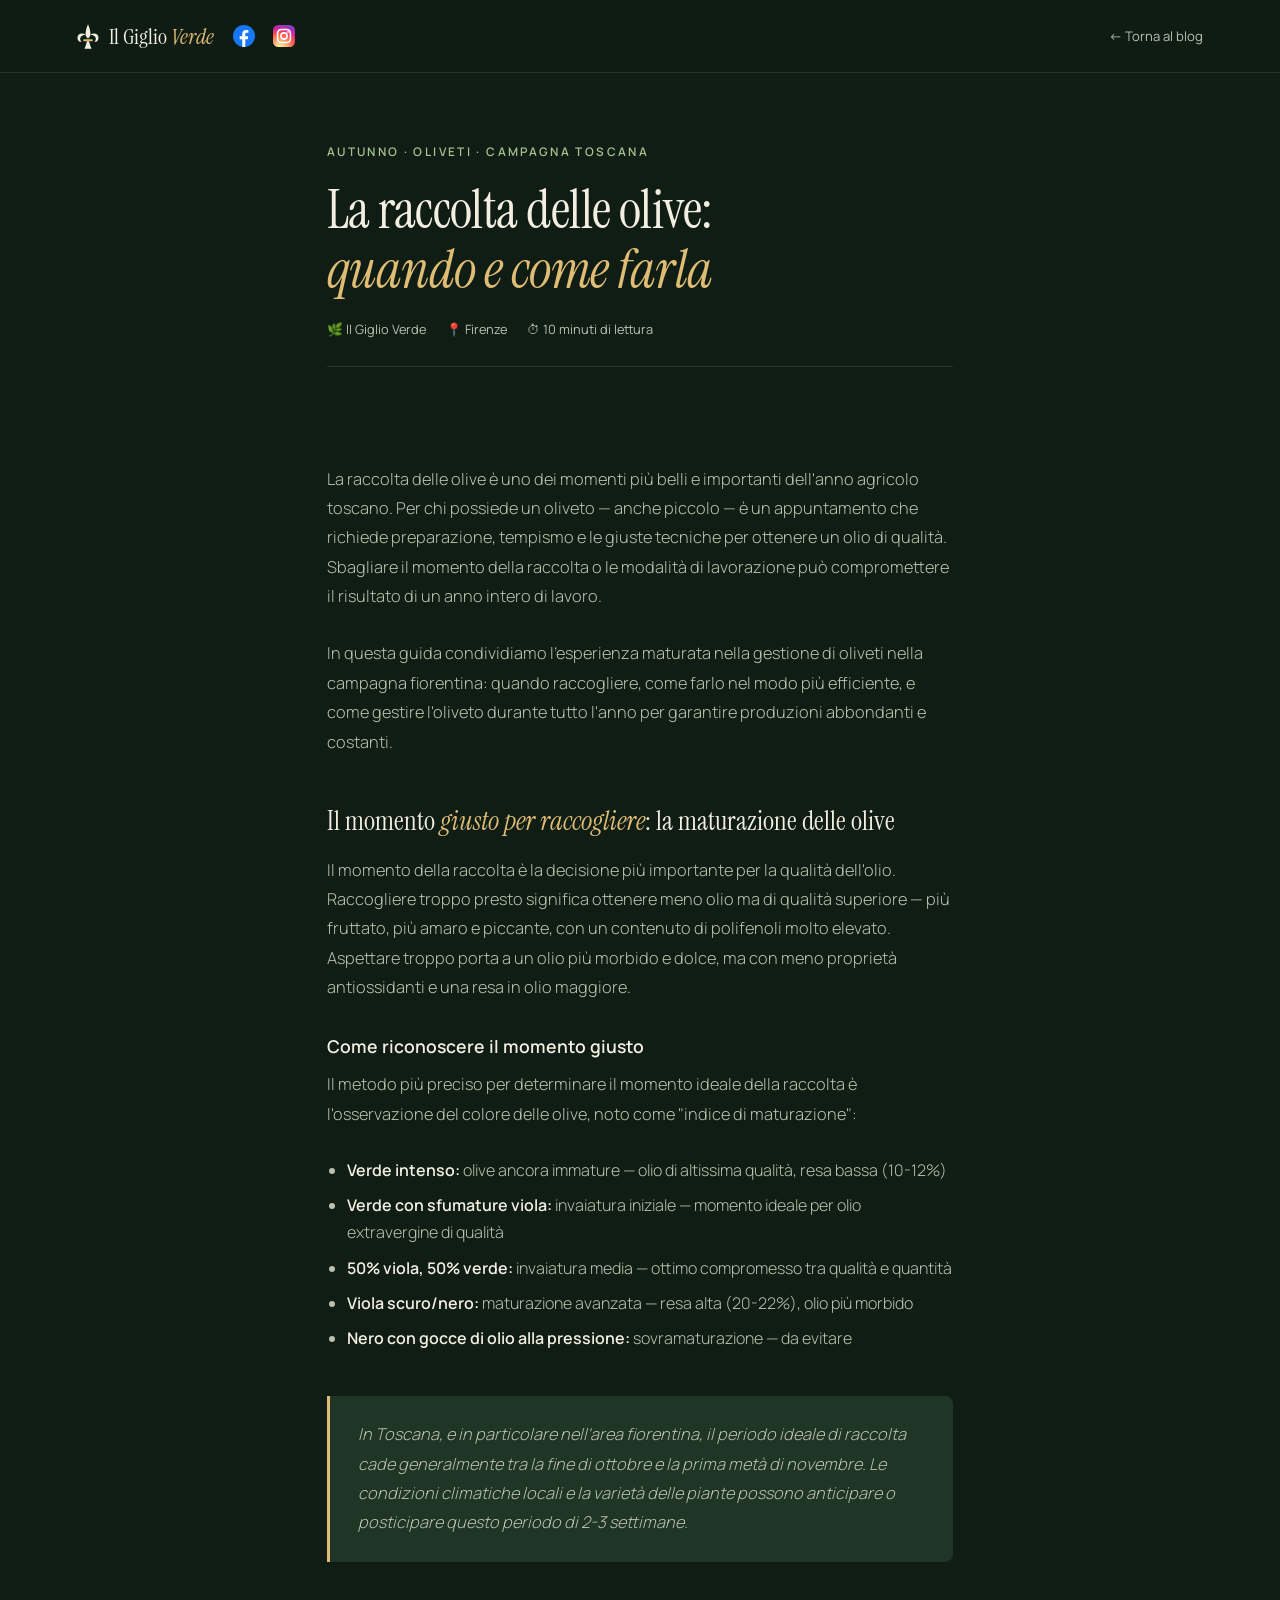
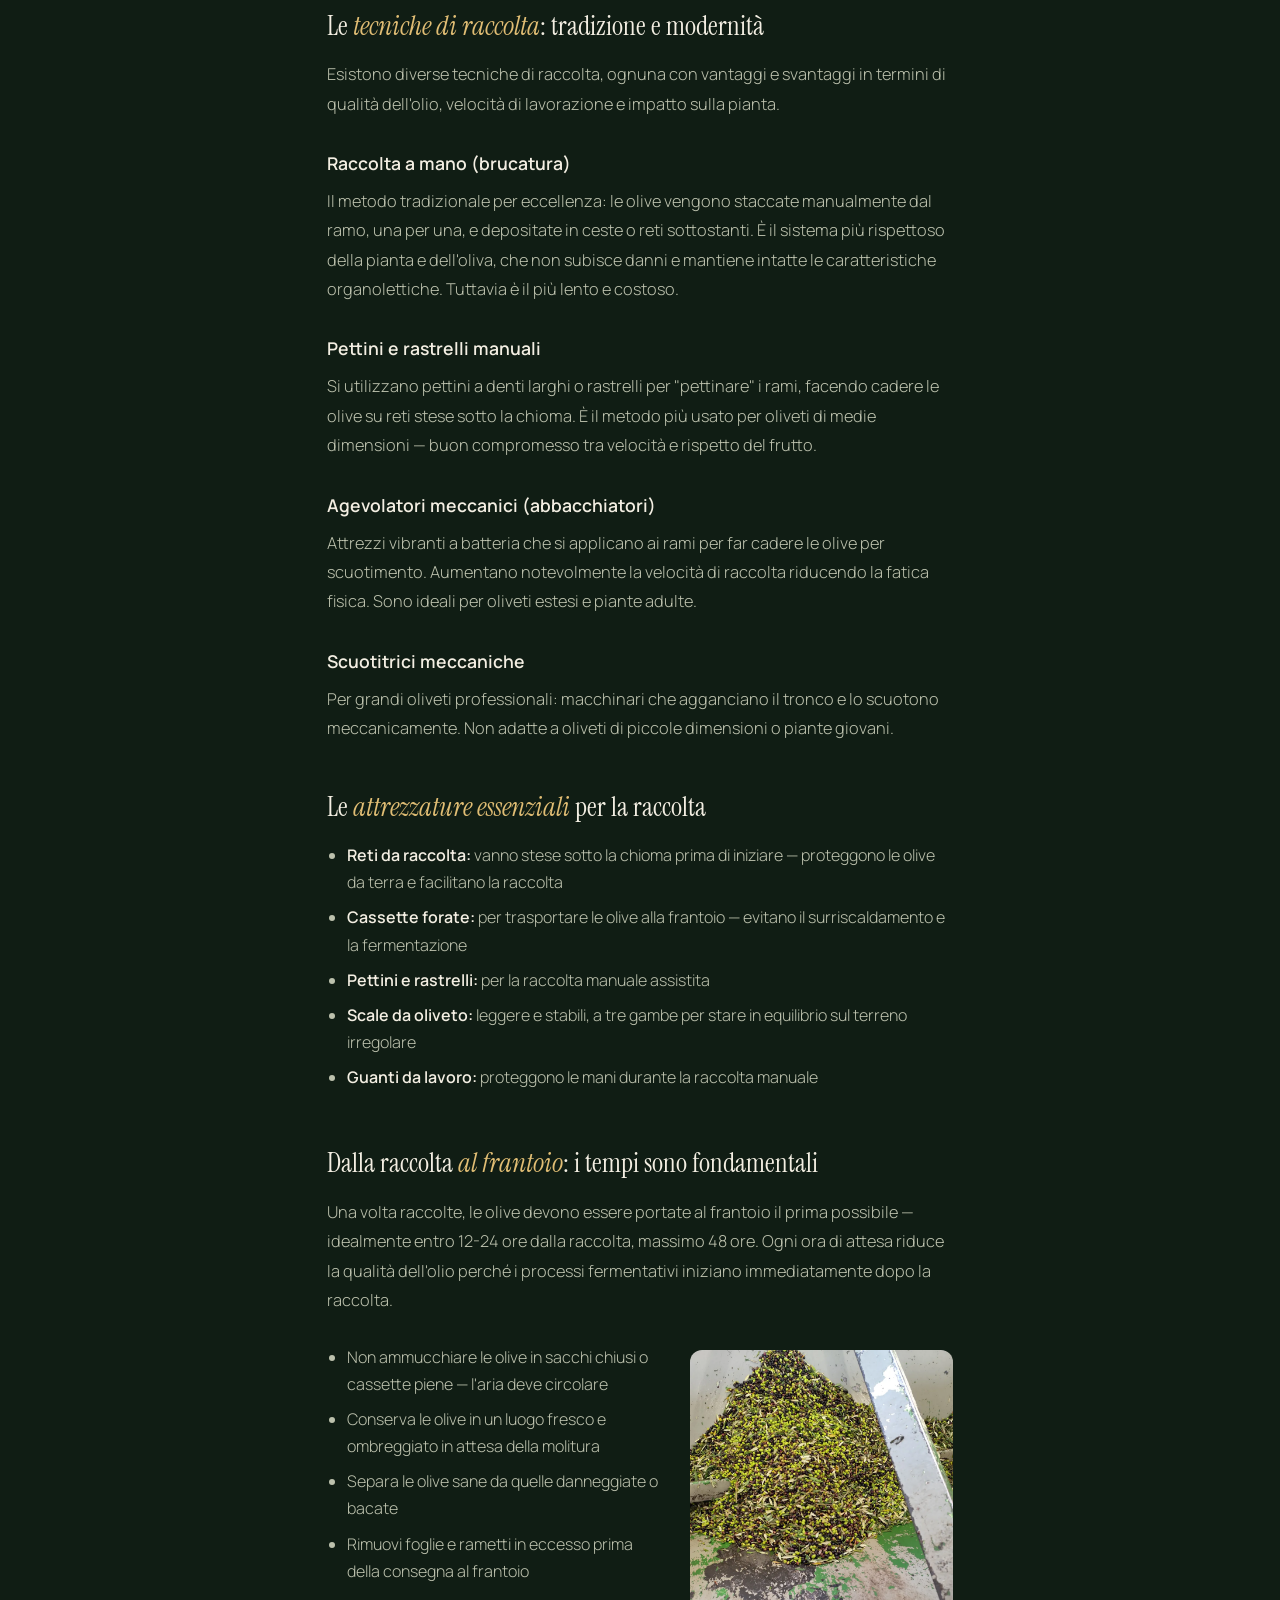
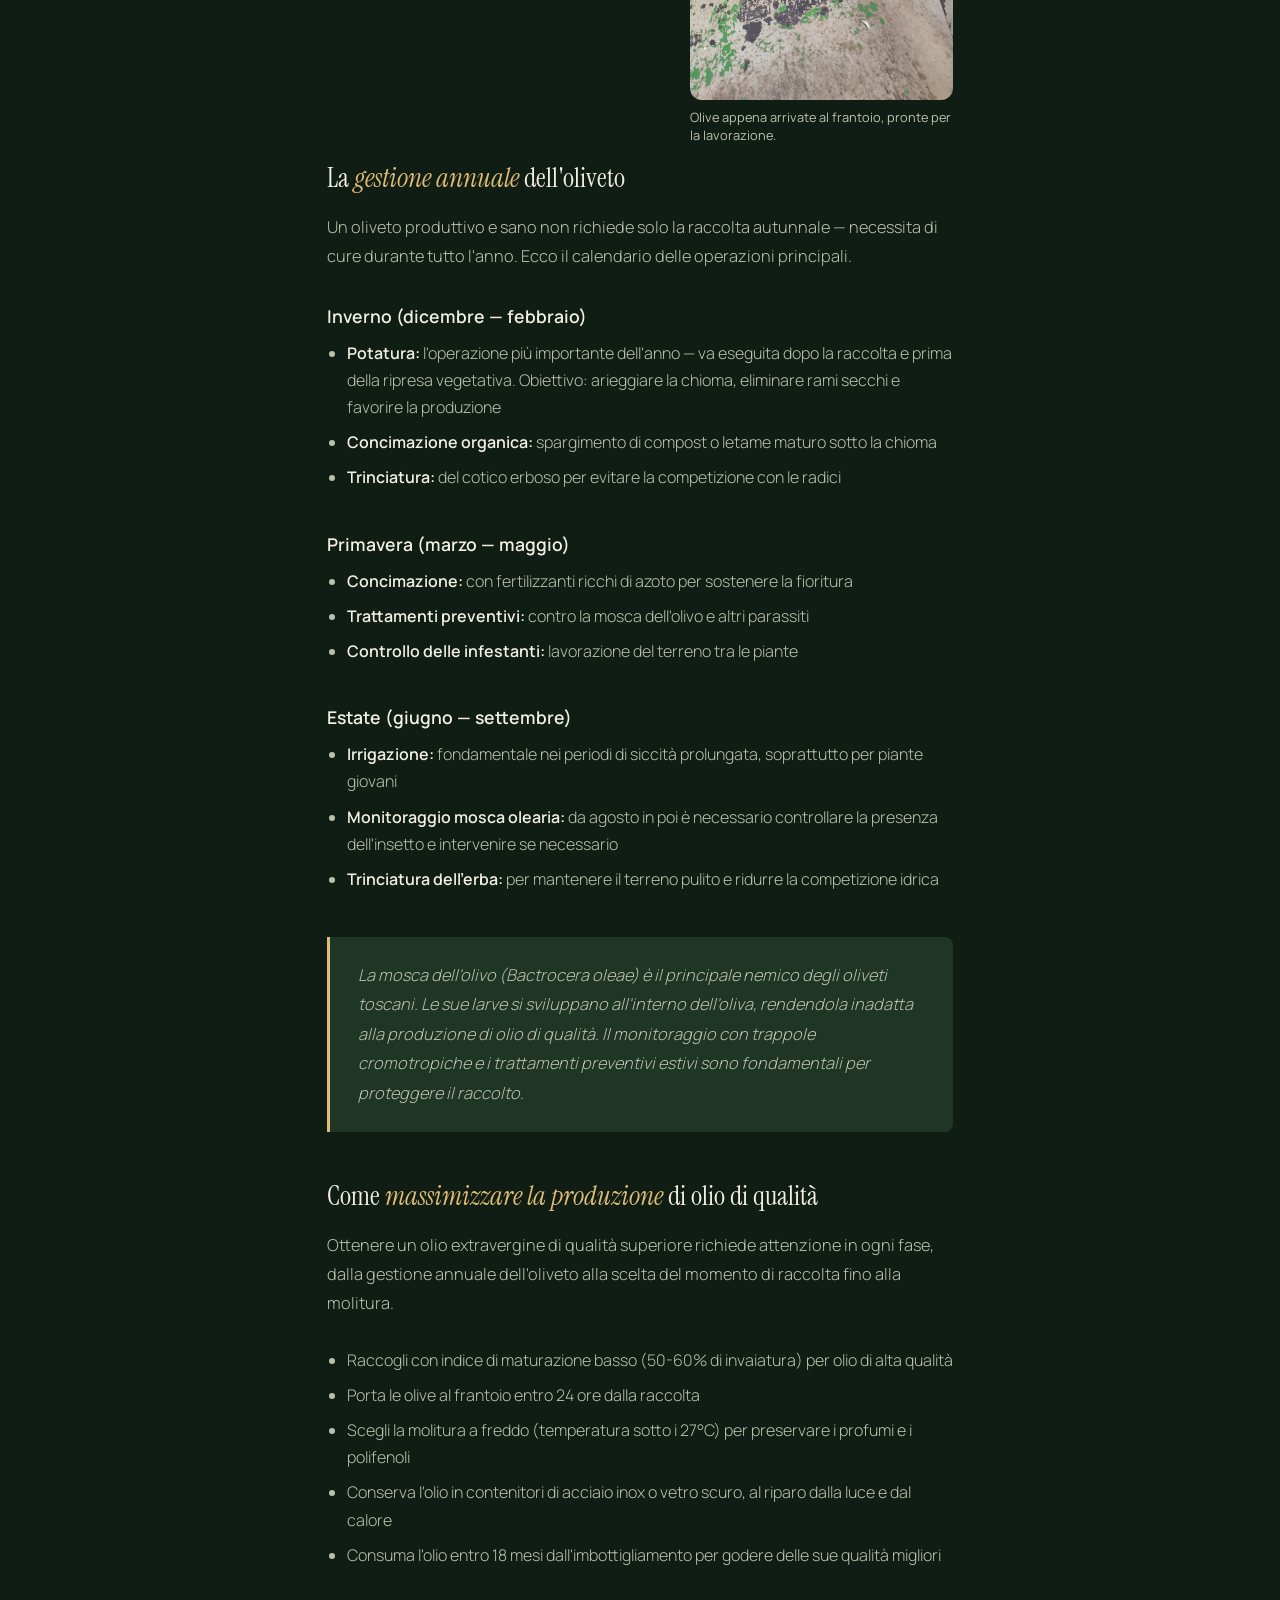
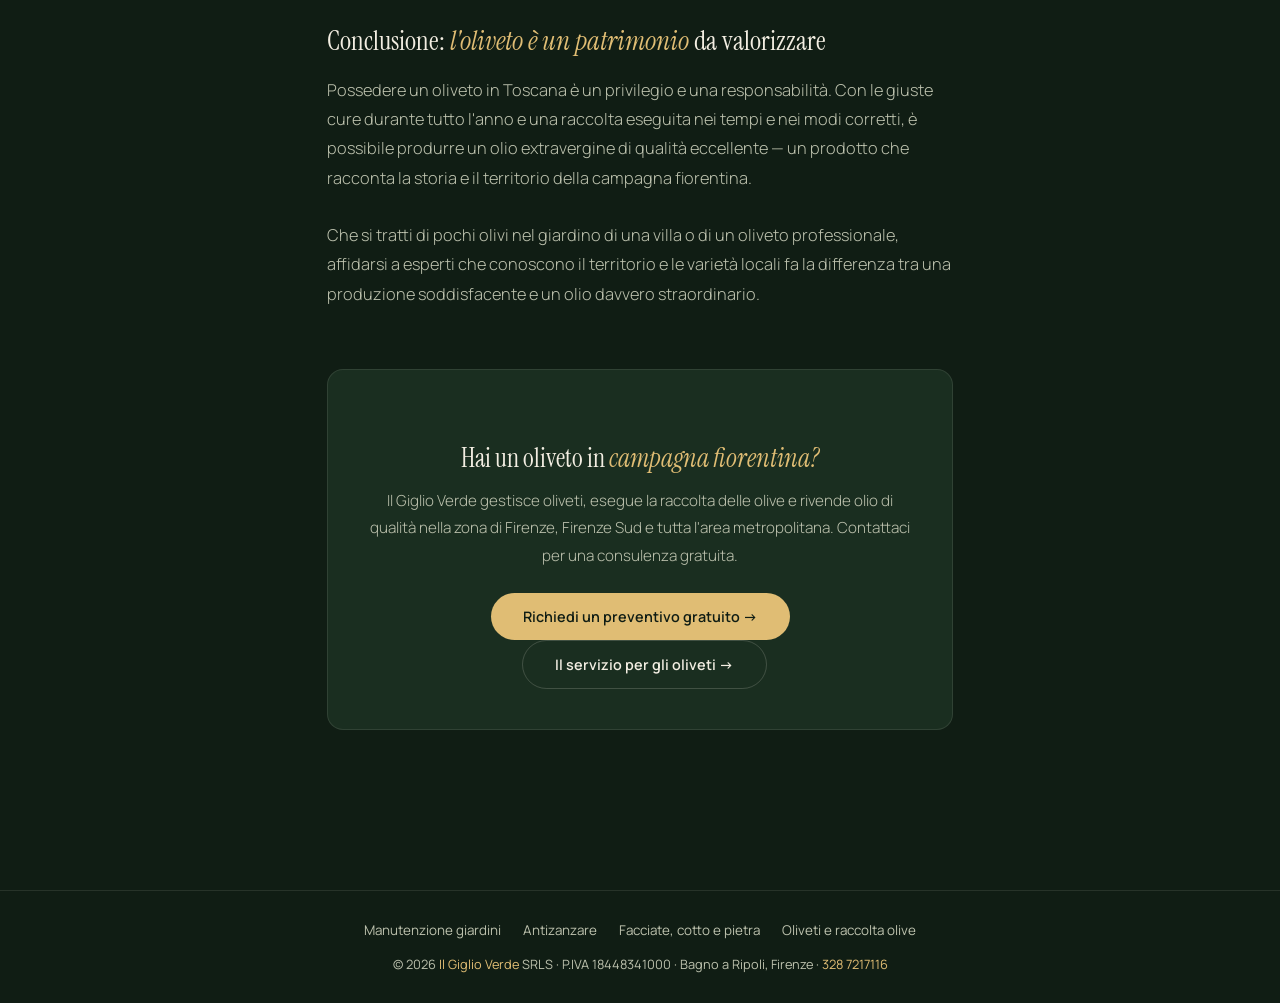
<file: articolo-raccolta-olive.html>
<!DOCTYPE html>
<html lang="it">
<head>
<meta charset="UTF-8">
<meta name="viewport" content="width=device-width, initial-scale=1.0">
<title>La raccolta delle olive: quando e come farla | Il Giglio Verde Firenze</title>
<!-- Google tag (gtag.js) -->
<script async src="https://www.googletagmanager.com/gtag/js?id=G-GYQ426DJKF"></script>
<script>
  window.dataLayer = window.dataLayer || [];
  function gtag(){dataLayer.push(arguments);}
  gtag('js', new Date());
  gtag('config', 'G-GYQ426DJKF');
</script>
<meta name="description" content="Guida completa alla raccolta delle olive in Toscana: il momento giusto, le tecniche di raccolta, la gestione dell'oliveto e come ottenere il massimo dalla produzione di olio.">
<meta name="keywords" content="raccolta olive Firenze, gestione oliveto Toscana, quando raccogliere olive, olio toscano, manutenzione oliveto Firenze, Il Giglio Verde">
<meta property="og:title" content="La raccolta delle olive: quando e come farla | Il Giglio Verde">
<meta property="og:description" content="Guida professionale alla raccolta delle olive e gestione degli oliveti in Toscana, a cura de Il Giglio Verde di Firenze.">
<link rel="canonical" href="https://www.giglioverde.com/articolo-raccolta-olive.html">
<meta property="og:type" content="article">
<meta property="og:site_name" content="Il Giglio Verde">
<meta property="og:locale" content="it_IT">
<meta property="og:url" content="https://www.giglioverde.com/articolo-raccolta-olive.html">
<meta property="og:image" content="https://www.giglioverde.com/og-image.jpg">
<meta property="og:image:width" content="1200">
<meta property="og:image:height" content="630">
<meta name="twitter:card" content="summary_large_image">
<link rel="icon" href="/Sito-favicon.svg" type="image/svg+xml">
<link rel="icon" href="/Sito-favicon.ico" sizes="any">
<link rel="apple-touch-icon" href="/Sito-icona-iPhone-180.png">
<link rel="manifest" href="/site.webmanifest">
<meta name="theme-color" content="#101d14">
<link href="https://fonts.googleapis.com/css2?family=Instrument+Serif:ital@0;1&family=Manrope:wght@300;400;500;600;700&display=swap" rel="stylesheet">
<style>
  :root {
    --bg: #101d14; --bg-2: #14241a; --bg-soft: #1a2e20; --bg-card: #1f3526;
    --cream: #f3eee2; --cream-dim: #bcc1ad; --sage: #a4c48f;
    --gold: #e0bd74; --gold-soft: #efd9a3; --line: rgba(243,238,226,0.1);
  }
  * { margin: 0; padding: 0; box-sizing: border-box; }
  html { scroll-behavior: smooth; }
  body { font-family: 'Manrope', sans-serif; background: var(--bg); color: var(--cream); -webkit-font-smoothing: antialiased; }
  nav { position: sticky; top: 0; z-index: 100; padding: 18px 6%; display: flex; justify-content: space-between; align-items: center; background: rgba(16,29,20,0.9); backdrop-filter: blur(16px); border-bottom: 1px solid var(--line); }
  .logo { font-family: 'Instrument Serif', serif; font-size: 1.4rem; text-decoration: none; color: var(--cream); display: flex; align-items: center; gap: 10px; }
  .logo .giglio { width: 22px; height: 25px; flex-shrink: 0; }
  .logo i { font-style: italic; color: var(--gold); }
  .back-btn { font-size: 0.82rem; color: var(--cream-dim); text-decoration: none; display: flex; align-items: center; gap: 6px; transition: color 0.25s; }
  .back-btn:hover { color: var(--gold); }
  .article-hero { max-width: 780px; margin: 0 auto; padding: 70px 6% 50px; }
  .article-cat { font-size: 0.74rem; letter-spacing: 0.2em; text-transform: uppercase; color: var(--sage); margin-bottom: 20px; font-weight: 600; }
  .article-title { font-family: 'Instrument Serif', serif; font-size: clamp(2rem, 5vw, 3.4rem); font-weight: 400; line-height: 1.1; margin-bottom: 20px; letter-spacing: -0.01em; }
  .article-title i { font-style: italic; color: var(--gold); }
  .article-meta { display: flex; gap: 20px; align-items: center; font-size: 0.8rem; color: var(--cream-dim); padding-bottom: 28px; border-bottom: 1px solid var(--line); margin-bottom: 48px; }
  .article-body { max-width: 780px; margin: 0 auto; padding: 0 6% 100px; }
  .article-body p { font-size: 1.02rem; line-height: 1.8; color: var(--cream-dim); font-weight: 300; margin-bottom: 28px; }
  .article-body h2 { font-family: 'Instrument Serif', serif; font-size: 1.7rem; font-weight: 400; color: var(--cream); margin: 48px 0 18px; line-height: 1.2; }
  .article-body h2 i { font-style: italic; color: var(--gold); }
  .article-body h3 { font-size: 1.1rem; font-weight: 600; color: var(--cream); margin: 32px 0 12px; }
  .article-body ul, .article-body ol { margin: 0 0 28px 20px; color: var(--cream-dim); }
  .article-body ul li, .article-body ol li { font-size: 1rem; line-height: 1.7; margin-bottom: 8px; font-weight: 300; }
  .article-body strong { color: var(--cream); font-weight: 600; }
  .highlight-box { background: var(--bg-card); border-left: 3px solid var(--gold); padding: 24px 28px; margin: 36px 0; border-radius: 0 8px 8px 0; }
  .highlight-box p { margin: 0; color: var(--cream-dim); font-style: italic; }
  .article-cta { background: var(--bg-soft); border: 1px solid var(--line); border-radius: 16px; padding: 40px; text-align: center; margin: 60px 0; }
  .article-cta h3 { font-family: 'Instrument Serif', serif; font-size: 1.6rem; font-weight: 400; margin-bottom: 12px; }
  .article-cta h3 i { font-style: italic; color: var(--gold); }
  .article-cta p { color: var(--cream-dim); font-size: 0.95rem; margin-bottom: 24px; font-weight: 300; }
  .btn { display: inline-block; padding: 14px 32px; border-radius: 100px; font-size: 0.9rem; font-weight: 600; text-decoration: none; transition: all 0.3s; }
  .btn-fill { background: var(--gold); color: var(--bg); }
  .btn-fill:hover { background: var(--gold-soft); transform: translateY(-2px); }
  .btn-ghost { border: 1px solid rgba(243,238,226,0.18); color: var(--cream); margin-left: 8px; }
  .btn-ghost:hover { border-color: var(--cream); }
  @media screen and (max-width: 560px) { .article-cta .btn { display: block; margin: 10px 0 0; } }
  footer { border-top: 1px solid var(--line); padding: 30px 6%; text-align: center; }
  .foot-servizi { display: flex; flex-wrap: wrap; justify-content: center; gap: 8px 22px; margin-bottom: 16px; }
  .foot-servizi a { color: var(--cream-dim); font-size: 0.84rem; }
  .foot-servizi a:hover { color: var(--gold); }
  footer p { font-size: 0.8rem; color: var(--cream-dim); }
  footer a { color: var(--gold); text-decoration: none; }
  .logo-riga { display: inline-flex; align-items: center; gap: 6px; }
  .social { display: inline-flex; align-items: center; gap: 4px; margin-left: 6px; }
  .social a { display: inline-flex; width: 36px; height: 36px; align-items: center; justify-content: center; border-radius: 50%; color: var(--cream-dim); transition: transform .2s; }
  .social a:hover { transform: scale(1.1); }
  .social svg { width: 22px; height: 22px; }
    @media screen and (max-width: 640px) {
    .logo { white-space: nowrap; }
    .logo-riga { gap: 2px; }
    .social { margin-left: 0; gap: 0; }
    .social a { width: 32px; height: 32px; }
  }
  .foto-blog { margin: 8px 0 26px; }
  .foto-blog img { width: 100%; height: auto; display: block; border-radius: 12px; }
  .foto-blog figcaption { font-size: 0.8rem; color: var(--cream-dim); margin-top: 8px; }
  .foto-sx, .foto-dx { width: 42%; max-width: 300px; }
  .foto-sx { float: left; margin: 6px 26px 18px 0; }
  .foto-dx { float: right; margin: 6px 0 18px 26px; }
  .article-body h2 { clear: both; }
  .article-body ul, .article-body ol { display: flow-root; }
  .foto-trio { display: grid; grid-template-columns: repeat(3, 1fr); gap: 12px; margin: 8px 0 30px; }
  .foto-trio img { width: 100%; height: auto; aspect-ratio: 4/3; object-fit: cover; border-radius: 12px; display: block; }
  .foto-trio figcaption { grid-column: 1 / -1; font-size: 0.8rem; color: var(--cream-dim); }
  .icona-titolo { width: 64px; height: 64px; border-radius: 50%; vertical-align: middle; margin-right: 14px; background: #fff; }
  @media screen and (max-width: 640px) {
    .foto-sx, .foto-dx { width: 44%; }
    .foto-sx { margin-right: 16px; } .foto-dx { margin-left: 16px; }
    .foto-trio { grid-template-columns: 1fr 1fr; }
    .icona-titolo { width: 48px; height: 48px; margin-right: 10px; }
  }
</style>
<script>if('scrollRestoration' in history)history.scrollRestoration='manual';window.addEventListener('pageshow',function(){window.scrollTo(0,0);});</script>
</head>
<body>

<nav>
  <span class="logo-riga"><a href="/" class="logo"><svg class="giglio" viewBox="4 4 52 58" aria-hidden="true" focusable="false"><g fill="#f3eee2"><path d="M30 4C33.8 13 35.8 20 35.8 26.5C35.8 31.5 33.6 35.5 30 38C26.4 35.5 24.2 31.5 24.2 26.5C24.2 20 26.2 13 30 4Z"/><path d="M24.6 28.5C19 25.5 12.5 25 8.5 28.5C4 32.5 4 40.5 8.5 44C10.5 45.5 13 45.8 14.8 45C11.5 42.5 10.5 38 12.5 34.5C14.3 31.4 19 29.6 24.6 28.5Z"/><path d="M35.4 28.5C41 25.5 47.5 25 51.5 28.5C56 32.5 56 40.5 51.5 44C49.5 45.5 47 45.8 45.2 45C48.5 42.5 49.5 38 47.5 34.5C45.7 31.4 41 29.6 35.4 28.5Z"/><path d="M27.6 44.3H32.4C33.8 51 35.8 57 38.4 62H21.6C24.2 57 26.2 51 27.6 44.3Z"/></g><rect x="18.6" y="39.4" width="22.8" height="5" rx="2.5" fill="#e0bd74"/></svg><span>Il Giglio <i>Verde</i></span></a><span class="social"><a href="https://www.facebook.com/GiglioVerdeGiardini" target="_blank" rel="noopener" aria-label="Il Giglio Verde su Facebook"><svg viewBox="0 0 24 24" aria-hidden="true" focusable="false"><circle cx="12" cy="12" r="12" fill="#1877F2"/><path fill="#fff" d="M13.4 24v-8.5h2.8l.4-3.3h-3.2v-2.1c0-1 .3-1.6 1.7-1.6h1.7V5.6c-.3 0-1.3-.1-2.5-.1-2.5 0-4.2 1.5-4.2 4.3v2.4H7.3v3.3h2.8V24z"/></svg></a><a href="https://www.instagram.com/giglioverdegiardini" target="_blank" rel="noopener" aria-label="Il Giglio Verde su Instagram"><svg viewBox="0 0 24 24" aria-hidden="true" focusable="false"><defs><radialGradient id="ig-grad" cx="30%" cy="107%" r="150%"><stop offset="0" stop-color="#fdf497"/><stop offset=".05" stop-color="#fdf497"/><stop offset=".45" stop-color="#fd5949"/><stop offset=".6" stop-color="#d6249f"/><stop offset=".9" stop-color="#285AEB"/></radialGradient></defs><rect width="24" height="24" rx="6" fill="url(#ig-grad)"/><rect x="5" y="5" width="14" height="14" rx="4" fill="none" stroke="#fff" stroke-width="1.7"/><circle cx="12" cy="12" r="3.4" fill="none" stroke="#fff" stroke-width="1.7"/><circle cx="16.4" cy="7.6" r="1" fill="#fff"/></svg></a></span></span>
  <a href="/#consigli" class="back-btn">← Torna al blog</a>
</nav>

<div class="article-hero">
  <div class="article-cat">Autunno · Oliveti · Campagna Toscana</div>
  <h1 class="article-title">La raccolta delle olive:<br><i>quando e come farla</i></h1>
  <div class="article-meta">
    <span>🌿 Il Giglio Verde</span>
    <span>📍 Firenze</span>
    <span>⏱ 10 minuti di lettura</span>
  </div>
</div>

<div class="article-body">

  <p>La raccolta delle olive è uno dei momenti più belli e importanti dell'anno agricolo toscano. Per chi possiede un oliveto — anche piccolo — è un appuntamento che richiede preparazione, tempismo e le giuste tecniche per ottenere un olio di qualità. Sbagliare il momento della raccolta o le modalità di lavorazione può compromettere il risultato di un anno intero di lavoro.</p>

  <p>In questa guida condividiamo l'esperienza maturata nella gestione di oliveti nella campagna fiorentina: quando raccogliere, come farlo nel modo più efficiente, e come gestire l'oliveto durante tutto l'anno per garantire produzioni abbondanti e costanti.</p>

  <h2>Il momento <i>giusto per raccogliere</i>: la maturazione delle olive</h2>

  <p>Il momento della raccolta è la decisione più importante per la qualità dell'olio. Raccogliere troppo presto significa ottenere meno olio ma di qualità superiore — più fruttato, più amaro e piccante, con un contenuto di polifenoli molto elevato. Aspettare troppo porta a un olio più morbido e dolce, ma con meno proprietà antiossidanti e una resa in olio maggiore.</p>

  <h3>Come riconoscere il momento giusto</h3>
  <p>Il metodo più preciso per determinare il momento ideale della raccolta è l'osservazione del colore delle olive, noto come "indice di maturazione":</p>

  <ul>
    <li><strong>Verde intenso:</strong> olive ancora immature — olio di altissima qualità, resa bassa (10-12%)</li>
    <li><strong>Verde con sfumature viola:</strong> invaiatura iniziale — momento ideale per olio extravergine di qualità</li>
    <li><strong>50% viola, 50% verde:</strong> invaiatura media — ottimo compromesso tra qualità e quantità</li>
    <li><strong>Viola scuro/nero:</strong> maturazione avanzata — resa alta (20-22%), olio più morbido</li>
    <li><strong>Nero con gocce di olio alla pressione:</strong> sovramaturazione — da evitare</li>
  </ul>

  <div class="highlight-box">
    <p>In Toscana, e in particolare nell'area fiorentina, il periodo ideale di raccolta cade generalmente tra la fine di ottobre e la prima metà di novembre. Le condizioni climatiche locali e la varietà delle piante possono anticipare o posticipare questo periodo di 2-3 settimane.</p>
  </div>

  <h2>Le <i>tecniche di raccolta</i>: tradizione e modernità</h2>

  <p>Esistono diverse tecniche di raccolta, ognuna con vantaggi e svantaggi in termini di qualità dell'olio, velocità di lavorazione e impatto sulla pianta.</p>

  <h3>Raccolta a mano (brucatura)</h3>
  <p>Il metodo tradizionale per eccellenza: le olive vengono staccate manualmente dal ramo, una per una, e depositate in ceste o reti sottostanti. È il sistema più rispettoso della pianta e dell'oliva, che non subisce danni e mantiene intatte le caratteristiche organolettiche. Tuttavia è il più lento e costoso.</p>

  <h3>Pettini e rastrelli manuali</h3>
  <p>Si utilizzano pettini a denti larghi o rastrelli per "pettinare" i rami, facendo cadere le olive su reti stese sotto la chioma. È il metodo più usato per oliveti di medie dimensioni — buon compromesso tra velocità e rispetto del frutto.</p>

  <h3>Agevolatori meccanici (abbacchiatori)</h3>
  <p>Attrezzi vibranti a batteria che si applicano ai rami per far cadere le olive per scuotimento. Aumentano notevolmente la velocità di raccolta riducendo la fatica fisica. Sono ideali per oliveti estesi e piante adulte.</p>

  <h3>Scuotitrici meccaniche</h3>
  <p>Per grandi oliveti professionali: macchinari che agganciano il tronco e lo scuotono meccanicamente. Non adatte a oliveti di piccole dimensioni o piante giovani.</p>

  <h2>Le <i>attrezzature essenziali</i> per la raccolta</h2>

  <ul>
    <li><strong>Reti da raccolta:</strong> vanno stese sotto la chioma prima di iniziare — proteggono le olive da terra e facilitano la raccolta</li>
    <li><strong>Cassette forate:</strong> per trasportare le olive alla frantoio — evitano il surriscaldamento e la fermentazione</li>
    <li><strong>Pettini e rastrelli:</strong> per la raccolta manuale assistita</li>
    <li><strong>Scale da oliveto:</strong> leggere e stabili, a tre gambe per stare in equilibrio sul terreno irregolare</li>
    <li><strong>Guanti da lavoro:</strong> proteggono le mani durante la raccolta manuale</li>
  </ul>

  <h2>Dalla raccolta <i>al frantoio</i>: i tempi sono fondamentali</h2>

  <p>Una volta raccolte, le olive devono essere portate al frantoio il prima possibile — idealmente entro 12-24 ore dalla raccolta, massimo 48 ore. Ogni ora di attesa riduce la qualità dell'olio perché i processi fermentativi iniziano immediatamente dopo la raccolta.</p>

  <figure class="foto-blog foto-dx"><img src="/img/blog/olive-frantoio.webp?v=2" alt="Olive appena raccolte nella tramoggia del frantoio" width="900" height="1200" decoding="async"><figcaption>Olive appena arrivate al frantoio, pronte per la lavorazione.</figcaption></figure>

  <ul>
    <li>Non ammucchiare le olive in sacchi chiusi o cassette piene — l'aria deve circolare</li>
    <li>Conserva le olive in un luogo fresco e ombreggiato in attesa della molitura</li>
    <li>Separa le olive sane da quelle danneggiate o bacate</li>
    <li>Rimuovi foglie e rametti in eccesso prima della consegna al frantoio</li>
  </ul>

  <h2>La <i>gestione annuale</i> dell'oliveto</h2>

  <p>Un oliveto produttivo e sano non richiede solo la raccolta autunnale — necessita di cure durante tutto l'anno. Ecco il calendario delle operazioni principali.</p>

  <h3>Inverno (dicembre — febbraio)</h3>
  <ul>
    <li><strong>Potatura:</strong> l'operazione più importante dell'anno — va eseguita dopo la raccolta e prima della ripresa vegetativa. Obiettivo: arieggiare la chioma, eliminare rami secchi e favorire la produzione</li>
    <li><strong>Concimazione organica:</strong> spargimento di compost o letame maturo sotto la chioma</li>
    <li><strong>Trinciatura:</strong> del cotico erboso per evitare la competizione con le radici</li>
  </ul>

  <h3>Primavera (marzo — maggio)</h3>
  <ul>
    <li><strong>Concimazione:</strong> con fertilizzanti ricchi di azoto per sostenere la fioritura</li>
    <li><strong>Trattamenti preventivi:</strong> contro la mosca dell'olivo e altri parassiti</li>
    <li><strong>Controllo delle infestanti:</strong> lavorazione del terreno tra le piante</li>
  </ul>

  <h3>Estate (giugno — settembre)</h3>
  <ul>
    <li><strong>Irrigazione:</strong> fondamentale nei periodi di siccità prolungata, soprattutto per piante giovani</li>
    <li><strong>Monitoraggio mosca olearia:</strong> da agosto in poi è necessario controllare la presenza dell'insetto e intervenire se necessario</li>
    <li><strong>Trinciatura dell'erba:</strong> per mantenere il terreno pulito e ridurre la competizione idrica</li>
  </ul>

  <div class="highlight-box">
    <p>La mosca dell'olivo (Bactrocera oleae) è il principale nemico degli oliveti toscani. Le sue larve si sviluppano all'interno dell'oliva, rendendola inadatta alla produzione di olio di qualità. Il monitoraggio con trappole cromotropiche e i trattamenti preventivi estivi sono fondamentali per proteggere il raccolto.</p>
  </div>

  <h2>Come <i>massimizzare la produzione</i> di olio di qualità</h2>

  <p>Ottenere un olio extravergine di qualità superiore richiede attenzione in ogni fase, dalla gestione annuale dell'oliveto alla scelta del momento di raccolta fino alla molitura.</p>

  <ul>
    <li>Raccogli con indice di maturazione basso (50-60% di invaiatura) per olio di alta qualità</li>
    <li>Porta le olive al frantoio entro 24 ore dalla raccolta</li>
    <li>Scegli la molitura a freddo (temperatura sotto i 27°C) per preservare i profumi e i polifenoli</li>
    <li>Conserva l'olio in contenitori di acciaio inox o vetro scuro, al riparo dalla luce e dal calore</li>
    <li>Consuma l'olio entro 18 mesi dall'imbottigliamento per godere delle sue qualità migliori</li>
  </ul>

  <h2>Conclusione: <i>l'oliveto è un patrimonio</i> da valorizzare</h2>

  <p>Possedere un oliveto in Toscana è un privilegio e una responsabilità. Con le giuste cure durante tutto l'anno e una raccolta eseguita nei tempi e nei modi corretti, è possibile produrre un olio extravergine di qualità eccellente — un prodotto che racconta la storia e il territorio della campagna fiorentina.</p>

  <p>Che si tratti di pochi olivi nel giardino di una villa o di un oliveto professionale, affidarsi a esperti che conoscono il territorio e le varietà locali fa la differenza tra una produzione soddisfacente e un olio davvero straordinario.</p>

  <div class="article-cta">
    <h3>Hai un oliveto in <i>campagna fiorentina?</i></h3>
    <p>Il Giglio Verde gestisce oliveti, esegue la raccolta delle olive e rivende olio di qualità nella zona di Firenze, Firenze Sud e tutta l'area metropolitana. Contattaci per una consulenza gratuita.</p>
    <a href="index.html#contatti" class="btn btn-fill">Richiedi un preventivo gratuito →</a>
    <a href="/oliveti-raccolta-olive-firenze.html" class="btn btn-ghost">Il servizio per gli oliveti →</a>
  </div>

</div>

<footer>
  <div class="foot-servizi">
    <a href="/manutenzione-giardini-firenze.html">Manutenzione giardini</a>
    <a href="/antizanzare-firenze.html">Antizanzare</a>
    <a href="/facciate-cotto-pietra-firenze.html">Facciate, cotto e pietra</a>
    <a href="/oliveti-raccolta-olive-firenze.html">Oliveti e raccolta olive</a>
  </div>
  <p>© <span class="anno">2026</span> <a href="/">Il Giglio Verde</a> SRLS · P.IVA 18448341000 · Bagno a Ripoli, Firenze · <a href="tel:+393287217116">328 7217116</a></p>
</footer>

<script>
(function(){
  document.querySelectorAll('.anno').forEach(function(el){ el.textContent = new Date().getFullYear(); });
  document.addEventListener('click', function(e){
    var a = e.target.closest ? e.target.closest('a[href]') : null;
    if (!a || typeof gtag !== 'function') return;
    var h = a.getAttribute('href') || '';
    if (h.indexOf('tel:') === 0) gtag('event', 'clic_telefono');
    else if (h.indexOf('wa.me') > -1) gtag('event', 'clic_whatsapp');
    else if (h.indexOf('mailto:') === 0) gtag('event', 'clic_email');
  });
})();
</script>
</body>
</html>
</file>
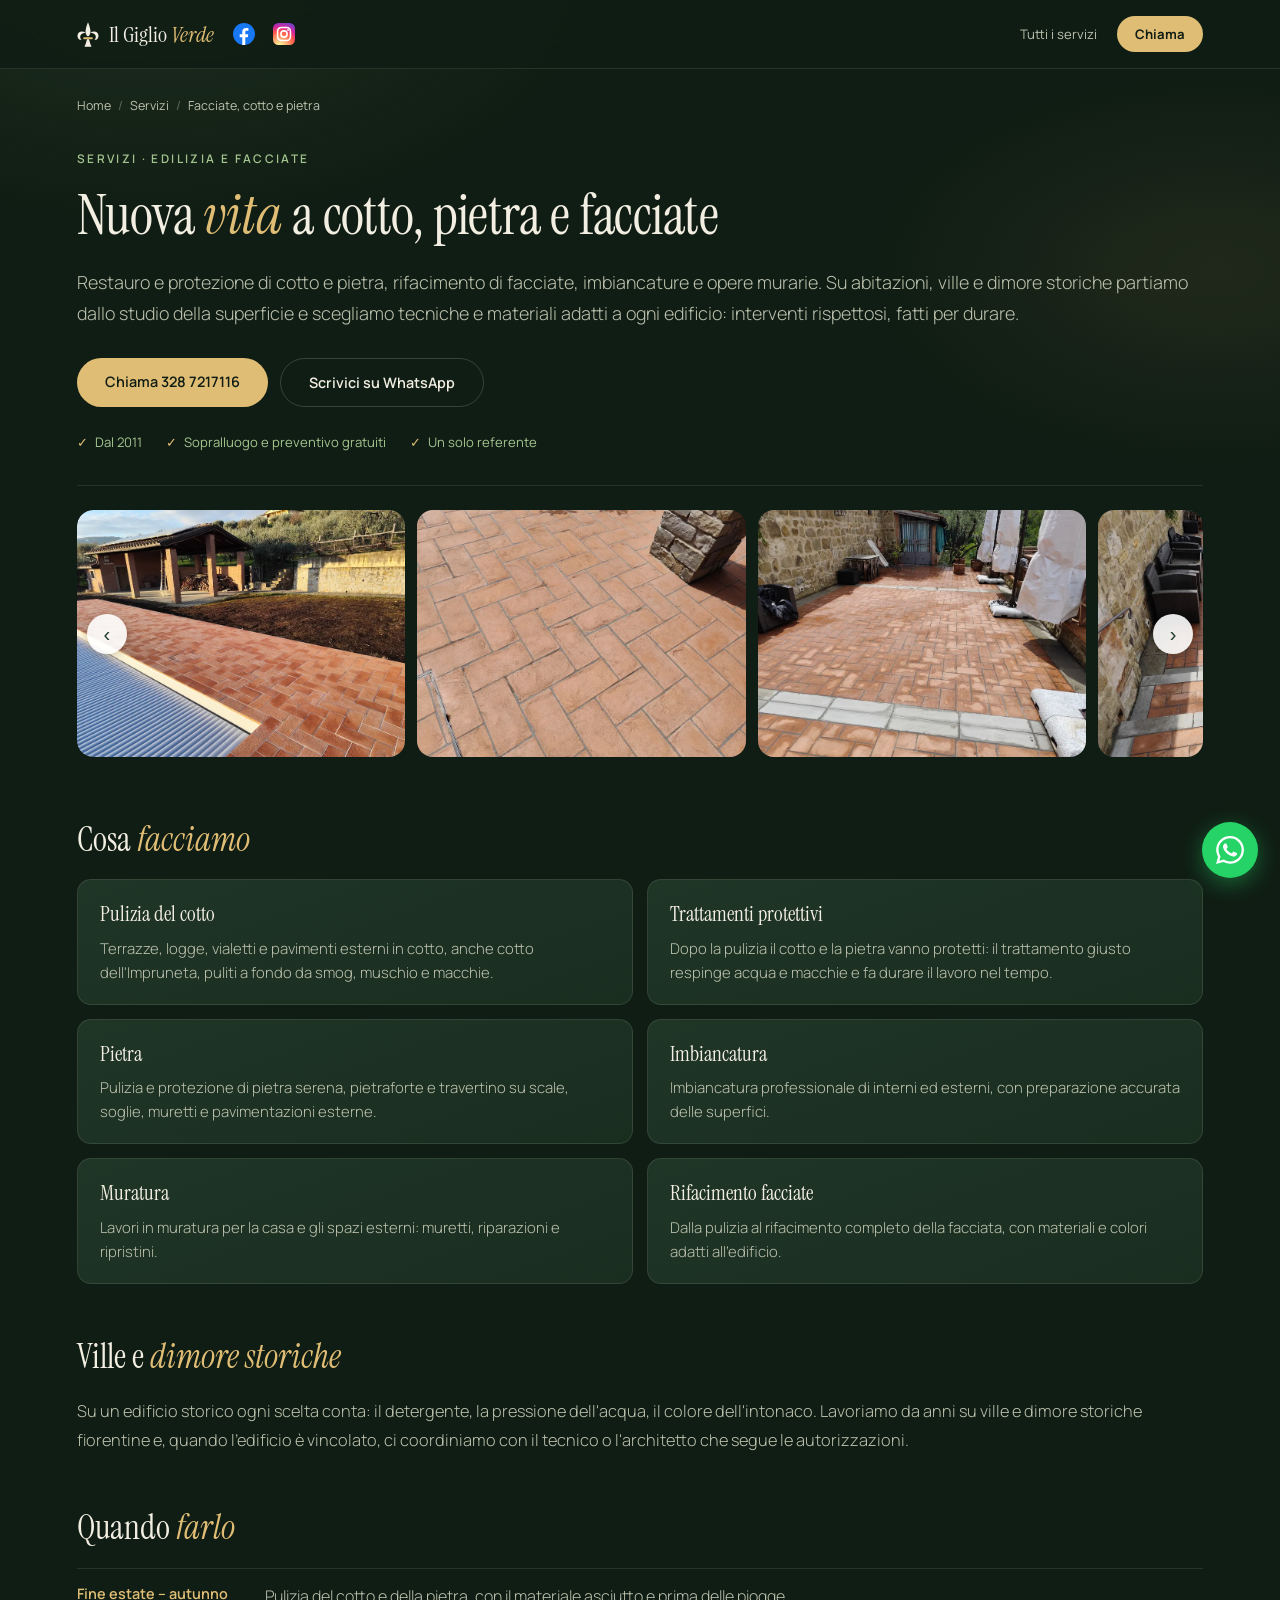
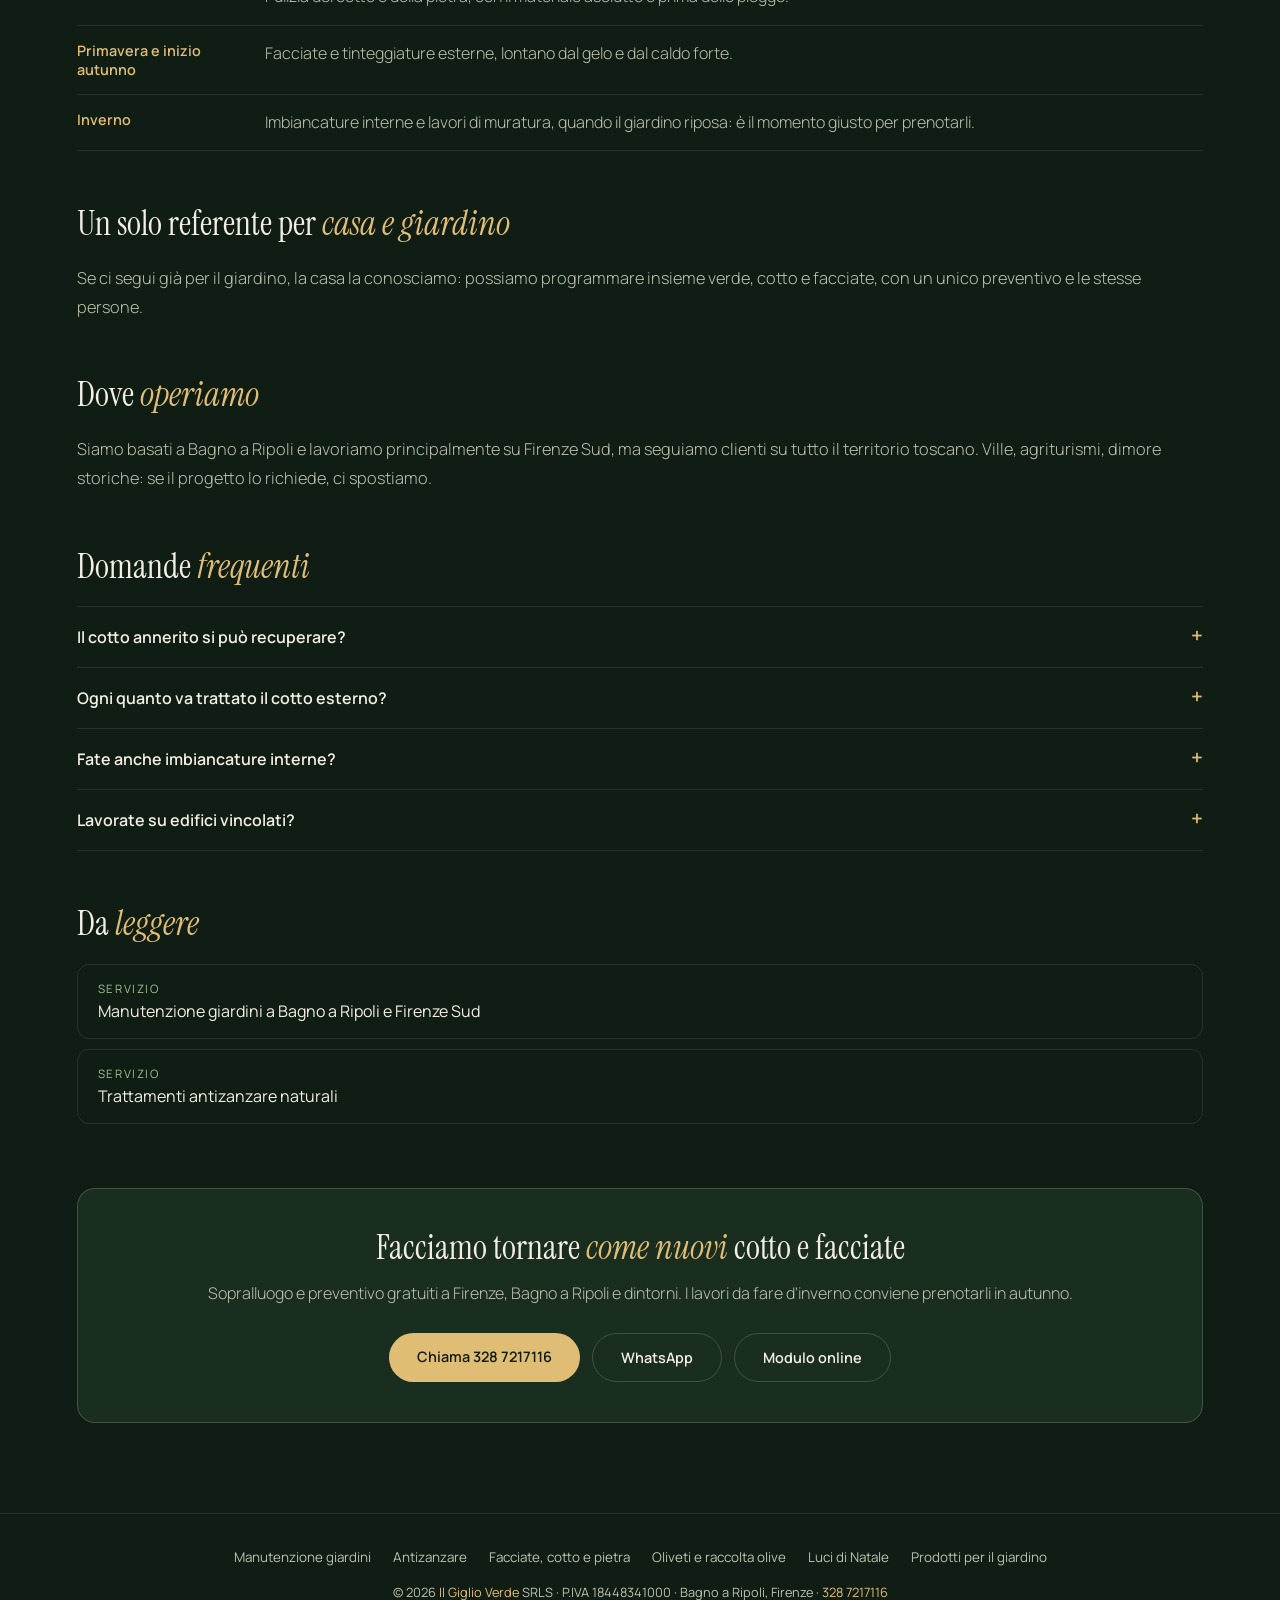
<file: facciate-cotto-pietra-firenze.html>
<!DOCTYPE html>
<html lang="it">
<head>
<meta charset="UTF-8">
<meta name="viewport" content="width=device-width, initial-scale=1.0">
<title>Pulizia cotto, pietra e facciate a Firenze | Il Giglio Verde</title>
<meta name="description" content="Pulizia e protezione di cotto e pietra, imbiancatura, muratura e rifacimento facciate a Firenze, Bagno a Ripoli e dintorni. Esperienza su ville e dimore storiche.">
<!-- Google tag (gtag.js) -->
<script async src="https://www.googletagmanager.com/gtag/js?id=G-GYQ426DJKF"></script>
<script>
  window.dataLayer = window.dataLayer || [];
  function gtag(){dataLayer.push(arguments);}
  gtag('js', new Date());
  gtag('config', 'G-GYQ426DJKF');
</script>
<link rel="canonical" href="https://www.giglioverde.com/facciate-cotto-pietra-firenze.html">
<meta property="og:type" content="website">
<meta property="og:site_name" content="Il Giglio Verde">
<meta property="og:locale" content="it_IT">
<meta property="og:url" content="https://www.giglioverde.com/facciate-cotto-pietra-firenze.html">
<meta property="og:title" content="Pulizia cotto, pietra e facciate a Firenze | Il Giglio Verde">
<meta property="og:description" content="Pulizia e protezione di cotto e pietra, imbiancatura, muratura e rifacimento facciate a Firenze, Bagno a Ripoli e dintorni. Esperienza su ville e dimore storiche.">
<meta property="og:image" content="https://www.giglioverde.com/og-image.jpg">
<meta property="og:image:width" content="1200">
<meta property="og:image:height" content="630">
<meta property="og:image:alt" content="Il giglio del marchio e il nome Il Giglio Verde">
<meta name="twitter:card" content="summary_large_image">
<link rel="icon" href="/Sito-favicon.svg" type="image/svg+xml">
<link rel="icon" href="/Sito-favicon.ico" sizes="any">
<link rel="apple-touch-icon" href="/Sito-icona-iPhone-180.png">
<link rel="manifest" href="/site.webmanifest">
<meta name="theme-color" content="#101d14">
<link rel="preconnect" href="https://fonts.googleapis.com">
<link rel="preconnect" href="https://fonts.gstatic.com" crossorigin>
<link href="https://fonts.googleapis.com/css2?family=Instrument+Serif:ital@0;1&family=Manrope:wght@300;400;500;600;700&display=swap" rel="stylesheet">
<style>
  :root {
    --bg: #101d14; --bg-2: #14241a; --bg-soft: #1a2e20; --bg-card: #1f3526;
    --cream: #f3eee2; --cream-dim: #bcc1ad; --sage: #a4c48f;
    --gold: #e0bd74; --gold-soft: #efd9a3; --line: rgba(243,238,226,0.1); --line-2: rgba(243,238,226,0.18);
  }
  * { margin: 0; padding: 0; box-sizing: border-box; }
  html { scroll-behavior: smooth; }
  body { font-family: 'Manrope', sans-serif; background: var(--bg); color: var(--cream); -webkit-font-smoothing: antialiased; }
  body::before { content: ''; position: fixed; inset: 0; z-index: -1; pointer-events: none;
    background: radial-gradient(60vw 50vh at 12% -5%, rgba(123,162,101,0.14), transparent 60%), radial-gradient(50vw 40vh at 95% 30%, rgba(224,189,116,0.08), transparent 55%); }
  a { color: var(--gold); }
  nav { position: sticky; top: 0; z-index: 100; padding: 16px 6%; display: flex; justify-content: space-between; align-items: center; gap: 16px; background: rgba(16,29,20,0.9); backdrop-filter: blur(16px); border-bottom: 1px solid var(--line); }
  .logo { font-family: 'Instrument Serif', serif; font-size: 1.4rem; text-decoration: none; color: var(--cream); display: flex; align-items: center; gap: 10px; }
  .logo i { font-style: italic; color: var(--gold); }
  .logo .giglio { width: 22px; height: 25px; flex-shrink: 0; }
  .nav-r { display: flex; align-items: center; gap: 20px; }
  .back-btn { font-size: 0.82rem; color: var(--cream-dim); text-decoration: none; transition: color 0.25s; }
  .back-btn:hover { color: var(--gold); }
  .nav-call { font-size: 0.82rem; font-weight: 700; color: var(--bg); background: var(--gold); padding: 9px 18px; border-radius: 100px; text-decoration: none; white-space: nowrap; }
  .nav-call:hover { background: var(--gold-soft); }
  .crumbs { margin: 0 auto; padding: 28px 6% 0; font-size: 0.78rem; color: var(--cream-dim); }
  .crumbs a { color: var(--cream-dim); text-decoration: none; }
  .crumbs a:hover { color: var(--gold); }
  .crumbs .sep { opacity: 0.45; margin: 0 7px; }
  .svc-hero { margin: 0 auto; padding: 36px 6% 0; }
  .cat { font-size: 0.74rem; letter-spacing: 0.2em; text-transform: uppercase; color: var(--sage); margin-bottom: 18px; font-weight: 600; }
  h1 { font-family: 'Instrument Serif', serif; font-size: clamp(2.1rem, 5.4vw, 3.5rem); font-weight: 400; line-height: 1.08; margin-bottom: 22px; letter-spacing: -0.01em; }
  h1 i { font-style: italic; color: var(--gold); }
  .lead { font-size: 1.12rem; line-height: 1.7; color: var(--cream-dim); font-weight: 300; margin-bottom: 30px; }
  .azioni { display: flex; flex-wrap: wrap; gap: 12px; margin-bottom: 26px; }
  .btn { display: inline-block; padding: 14px 28px; border-radius: 100px; font-size: 0.9rem; font-weight: 600; text-decoration: none; transition: all 0.3s; }
  .btn-fill { background: var(--gold); color: var(--bg); }
  .btn-fill:hover { background: var(--gold-soft); transform: translateY(-2px); }
  .btn-ghost { border: 1px solid var(--line-2); color: var(--cream); }
  .btn-ghost:hover { border-color: var(--cream); background: rgba(243,238,226,0.05); }
  .fatti { display: flex; flex-wrap: wrap; gap: 8px 24px; font-size: 0.82rem; color: var(--sage); padding-bottom: 34px; border-bottom: 1px solid var(--line); }
  .fatti span::before { content: '✓'; color: var(--gold); margin-right: 7px; }
  main { margin: 0 auto; padding: 10px 6% 90px; }
  main > p, .sez > p { font-size: 1.02rem; line-height: 1.8; color: var(--cream-dim); font-weight: 300; margin-bottom: 24px; }
  main h2 { font-family: 'Instrument Serif', serif; font-size: clamp(1.6rem, 3.6vw, 2.1rem); font-weight: 400; color: var(--cream); margin: 54px 0 20px; line-height: 1.15; }
  main h2 i { font-style: italic; color: var(--gold); }
  main strong { color: var(--cream); font-weight: 600; }
  .schede { display: grid; grid-template-columns: 1fr 1fr; gap: 14px; }
  .scheda { background: linear-gradient(160deg, var(--bg-card), var(--bg-soft)); border: 1px solid var(--line); border-radius: 14px; padding: 22px 22px 20px; }
  .scheda h3 { font-family: 'Instrument Serif', serif; font-size: 1.32rem; font-weight: 400; color: var(--cream); margin-bottom: 8px; line-height: 1.2; }
  .scheda p { font-size: 0.93rem; line-height: 1.62; color: var(--cream-dim); font-weight: 300; }
  .lista { list-style: none; margin: 0 0 10px; }
  .lista li { padding: 16px 0 16px 30px; border-bottom: 1px solid var(--line); position: relative; font-size: 1rem; line-height: 1.65; color: var(--cream-dim); font-weight: 300; }
  .lista li::before { content: '✦'; position: absolute; left: 2px; top: 16px; color: var(--sage); font-size: 0.85rem; }
  .passi { list-style: none; counter-reset: passo; }
  .passi li { counter-increment: passo; position: relative; padding: 2px 0 22px 56px; font-size: 1rem; line-height: 1.65; color: var(--cream-dim); font-weight: 300; }
  .passi li::before { content: counter(passo); position: absolute; left: 0; top: 0; width: 36px; height: 36px; border-radius: 50%; border: 1px solid var(--gold); color: var(--gold); display: flex; align-items: center; justify-content: center; font-family: 'Instrument Serif', serif; font-size: 1.15rem; }
  .cal { border-top: 1px solid var(--line); }
  .cal div { display: grid; grid-template-columns: 170px 1fr; gap: 18px; padding: 15px 0; border-bottom: 1px solid var(--line); }
  .cal dt { color: var(--gold); font-weight: 600; font-size: 0.9rem; }
  .cal dd { color: var(--cream-dim); font-weight: 300; line-height: 1.6; }
  .pills { display: flex; flex-wrap: wrap; gap: 8px; margin-bottom: 22px; }
  .pill { border: 1px solid var(--line-2); padding: 8px 16px; border-radius: 100px; font-size: 0.85rem; color: var(--cream-dim); }
  details { border-bottom: 1px solid var(--line); padding: 18px 0; }
  details:first-of-type { border-top: 1px solid var(--line); }
  summary { cursor: pointer; font-weight: 600; color: var(--cream); list-style: none; display: flex; justify-content: space-between; gap: 16px; line-height: 1.5; }
  summary::-webkit-details-marker { display: none; }
  summary::after { content: '+'; color: var(--gold); font-size: 1.3rem; line-height: 1; }
  details[open] summary::after { content: '–'; }
  details p { margin-top: 12px; color: var(--cream-dim); font-weight: 300; line-height: 1.75; }
  .letture { display: grid; gap: 10px; }
  .letture a { display: block; padding: 16px 20px; border: 1px solid var(--line); border-radius: 12px; text-decoration: none; color: var(--cream); transition: border-color 0.25s; }
  .letture a:hover { border-color: var(--gold); }
  .letture small { display: block; font-size: 0.72rem; letter-spacing: 0.14em; text-transform: uppercase; color: var(--sage); margin-bottom: 4px; }
  .cta { background: var(--bg-soft); border: 1px solid var(--line-2); border-radius: 18px; padding: 40px 32px; text-align: center; margin-top: 64px; }
  .cta h2 { margin: 0 0 12px; }
  .cta p { color: var(--cream-dim); font-weight: 300; line-height: 1.7; margin-bottom: 26px; }
  .cta .azioni { justify-content: center; margin-bottom: 0; }
  footer { border-top: 1px solid var(--line); padding: 34px 6%; text-align: center; }
  footer p { font-size: 0.8rem; color: var(--cream-dim); line-height: 1.7; }
  footer a { color: var(--gold); text-decoration: none; }
  .foot-servizi { display: flex; flex-wrap: wrap; justify-content: center; gap: 8px 22px; margin-bottom: 16px; }
  .foot-servizi a { color: var(--cream-dim); font-size: 0.84rem; }
  .foot-servizi a:hover { color: var(--gold); }
  .hero-img-wrap { padding: 24px 6% 0; }
  .hero-img { width: 100%; aspect-ratio: 16/7; object-fit: cover; border-radius: 16px; display: block; }
  .carosello { position: relative; height: max(170px, calc(88vw * 7 / 32)); }
  .car-track { display: flex; gap: 12px; height: 100%; overflow-x: auto; scroll-snap-type: x mandatory; scroll-behavior: smooth; scrollbar-width: none; border-radius: 16px; }
  .car-track::-webkit-scrollbar { display: none; }
  .car-track img { height: 100%; width: auto; flex: 0 0 auto; object-fit: cover; border-radius: 16px; scroll-snap-align: start; display: block; }
  .car-btn { position: absolute; top: 50%; transform: translateY(-50%); width: 40px; height: 40px; border-radius: 50%; border: 0; background: rgba(255,255,255,0.9); color: #1f3a2b; font-size: 20px; line-height: 1; cursor: pointer; box-shadow: 0 2px 10px rgba(0,0,0,0.18); }
  .car-btn.prev { left: 10px; } .car-btn.next { right: 10px; }
  .wa { position: fixed; bottom: 22px; right: 22px; z-index: 99; width: 56px; height: 56px; background: #25d366; border-radius: 50%; display: flex; align-items: center; justify-content: center; box-shadow: 0 6px 22px rgba(37,211,102,0.4); transition: transform 0.25s; }
  .wa:hover { transform: scale(1.08); }
  .wa svg { width: 28px; height: 28px; fill: #fff; }
  @media screen and (max-width: 640px) {
    .logo { white-space: nowrap; }
    .logo-riga { gap: 2px; }
    .social { margin-left: 0; gap: 0; }
    .social a { width: 32px; height: 32px; }
    .nav-r { gap: 10px; }
    .back-btn { display: none; }
    .schede { grid-template-columns: 1fr; }
    .cal div { grid-template-columns: 1fr; gap: 4px; }
    .cta { padding: 32px 20px; }
    footer { padding-bottom: 96px; }
    .btn { width: 100%; text-align: center; }
  }
  .logo-riga { display: inline-flex; align-items: center; gap: 6px; }
  .social { display: inline-flex; align-items: center; gap: 4px; margin-left: 6px; }
  .social a { display: inline-flex; width: 36px; height: 36px; align-items: center; justify-content: center; border-radius: 50%; color: var(--cream-dim); transition: transform .2s; }
  .social a:hover { transform: scale(1.1); }
  .social svg { width: 22px; height: 22px; }
  </style>
<script type="application/ld+json">
[
  {
    "@context": "https://schema.org",
    "@type": "Service",
    "name": "Facciate, cotto e pietra",
    "serviceType": "Facciate, cotto e pietra",
    "url": "https://www.giglioverde.com/facciate-cotto-pietra-firenze.html",
    "description": "Pulizia e protezione di cotto e pietra, imbiancatura, muratura e rifacimento facciate a Firenze, Bagno a Ripoli e dintorni. Esperienza su ville e dimore storiche.",
    "provider": {
      "@type": "HomeAndConstructionBusiness",
      "@id": "https://www.giglioverde.com/#ditta",
      "name": "Il Giglio Verde",
      "url": "https://www.giglioverde.com/",
      "telephone": "+39 328 721 7116"
    },
    "areaServed": [
      {
        "@type": "City",
        "name": "Bagno a Ripoli"
      },
      {
        "@type": "City",
        "name": "Firenze"
      },
      {
        "@type": "City",
        "name": "Fiesole"
      },
      {
        "@type": "City",
        "name": "Pontassieve"
      },
      {
        "@type": "City",
        "name": "Rignano sull'Arno"
      },
      {
        "@type": "City",
        "name": "Greve in Chianti"
      }
    ]
  },
  {
    "@context": "https://schema.org",
    "@type": "BreadcrumbList",
    "itemListElement": [
      {
        "@type": "ListItem",
        "position": 1,
        "name": "Home",
        "item": "https://www.giglioverde.com/"
      },
      {
        "@type": "ListItem",
        "position": 2,
        "name": "Facciate, cotto e pietra",
        "item": "https://www.giglioverde.com/facciate-cotto-pietra-firenze.html"
      }
    ]
  }
]
</script>
</head>
<body>

<nav>
  <span class="logo-riga"><a href="/" class="logo"><svg class="giglio" viewBox="4 4 52 58" aria-hidden="true" focusable="false"><g fill="#f3eee2"><path d="M30 4C33.8 13 35.8 20 35.8 26.5C35.8 31.5 33.6 35.5 30 38C26.4 35.5 24.2 31.5 24.2 26.5C24.2 20 26.2 13 30 4Z"/><path d="M24.6 28.5C19 25.5 12.5 25 8.5 28.5C4 32.5 4 40.5 8.5 44C10.5 45.5 13 45.8 14.8 45C11.5 42.5 10.5 38 12.5 34.5C14.3 31.4 19 29.6 24.6 28.5Z"/><path d="M35.4 28.5C41 25.5 47.5 25 51.5 28.5C56 32.5 56 40.5 51.5 44C49.5 45.5 47 45.8 45.2 45C48.5 42.5 49.5 38 47.5 34.5C45.7 31.4 41 29.6 35.4 28.5Z"/><path d="M27.6 44.3H32.4C33.8 51 35.8 57 38.4 62H21.6C24.2 57 26.2 51 27.6 44.3Z"/></g><rect x="18.6" y="39.4" width="22.8" height="5" rx="2.5" fill="#e0bd74"/></svg><span>Il Giglio <i>Verde</i></span></a><span class="social"><a href="https://www.facebook.com/GiglioVerdeGiardini" target="_blank" rel="noopener" aria-label="Il Giglio Verde su Facebook"><svg viewBox="0 0 24 24" aria-hidden="true" focusable="false"><circle cx="12" cy="12" r="12" fill="#1877F2"/><path fill="#fff" d="M13.4 24v-8.5h2.8l.4-3.3h-3.2v-2.1c0-1 .3-1.6 1.7-1.6h1.7V5.6c-.3 0-1.3-.1-2.5-.1-2.5 0-4.2 1.5-4.2 4.3v2.4H7.3v3.3h2.8V24z"/></svg></a><a href="https://www.instagram.com/giglioverdegiardini" target="_blank" rel="noopener" aria-label="Il Giglio Verde su Instagram"><svg viewBox="0 0 24 24" aria-hidden="true" focusable="false"><defs><radialGradient id="ig-grad" cx="30%" cy="107%" r="150%"><stop offset="0" stop-color="#fdf497"/><stop offset=".05" stop-color="#fdf497"/><stop offset=".45" stop-color="#fd5949"/><stop offset=".6" stop-color="#d6249f"/><stop offset=".9" stop-color="#285AEB"/></radialGradient></defs><rect width="24" height="24" rx="6" fill="url(#ig-grad)"/><rect x="5" y="5" width="14" height="14" rx="4" fill="none" stroke="#fff" stroke-width="1.7"/><circle cx="12" cy="12" r="3.4" fill="none" stroke="#fff" stroke-width="1.7"/><circle cx="16.4" cy="7.6" r="1" fill="#fff"/></svg></a></span></span>
  <div class="nav-r">
    <a href="/#settori" class="back-btn">Tutti i servizi</a>
    <a href="tel:+393287217116" class="nav-call">Chiama</a>
  </div>
</nav>

<div class="crumbs"><a href="/">Home</a><span class="sep">/</span><a href="/#settori">Servizi</a><span class="sep">/</span><span aria-current="page">Facciate, cotto e pietra</span></div>

<header class="svc-hero">
  <div class="cat">Servizi · Edilizia e facciate</div>
  <h1>Nuova <i>vita</i> a cotto, pietra e facciate</h1>
  <p class="lead">Restauro e protezione di cotto e pietra, rifacimento di facciate, imbiancature e opere murarie. Su abitazioni, ville e dimore storiche partiamo dallo studio della superficie e scegliamo tecniche e materiali adatti a ogni edificio: interventi rispettosi, fatti per durare.</p>
  <div class="azioni">
    <a class="btn btn-fill" href="tel:+393287217116">Chiama 328 7217116</a>
    <a class="btn btn-ghost" href="https://wa.me/393287217116?text=Buongiorno%2C%20vorrei%20informazioni%20per%20un%20lavoro%20su%20cotto%2C%20pietra%20o%20facciata." target="_blank" rel="noopener">Scrivici su WhatsApp</a>
  </div>
  <div class="fatti"><span>Dal 2011</span><span>Sopralluogo e preventivo gratuiti</span><span>Un solo referente</span></div>
</header>
<div class="hero-img-wrap">
  <div class="carosello" aria-label="Lavori su cotto">
    <div class="car-track">
      <img src="/img/lavori/cotto-piscina.webp" alt="Bordo piscina in cotto a spina di pesce, tra gli olivi" width="853" height="640" loading="eager">
      <img src="/img/lavori/cotto-spina-pesce.webp" alt="Pavimento esterno in cotto a spina di pesce con colonna in pietra" width="853" height="640">
      <img src="/img/lavori/cotto-pietra-terrazza.webp" alt="Terrazza in cotto a spina di pesce con fasce in pietra serena, dopo la pulizia" width="853" height="640">
      <img src="/img/lavori/cotto-pietra-loggia.webp" alt="Pavimento esterno in cotto e pietra serena lungo un muro in pietra" width="853" height="640">
      <img src="/img/lavori/cotto-terrazza.webp" alt="Terrazza in cotto trattata con protettivo" width="480" height="640">
      <img src="/img/lavori/cotto-balcone.webp" alt="Balcone in cotto dopo il trattamento idrorepellente" width="853" height="640">
    </div>
    <button class="car-btn prev" type="button" aria-label="Foto precedente">&#8249;</button>
    <button class="car-btn next" type="button" aria-label="Foto successiva">&#8250;</button>
  </div>
  <script>
  (function(){
    var c=document.currentScript.previousElementSibling, t=c.querySelector('.car-track');
    function passo(dir){
      var imgs=t.querySelectorAll('img'), x=t.scrollLeft, fine=t.scrollWidth-t.clientWidth-4;
      if(dir>0 && x>=fine){ t.scrollTo({left:0}); return; }
      if(dir<0 && x<=4){ t.scrollTo({left:fine}); return; }
      for(var i=0;i<imgs.length;i++){ var o=imgs[i].offsetLeft-t.offsetLeft;
        if(dir>0 && o>x+4){ t.scrollTo({left:o}); return; } }
      for(var j=imgs.length-1;j>=0;j--){ var o2=imgs[j].offsetLeft-t.offsetLeft;
        if(dir<0 && o2<x-4){ t.scrollTo({left:o2}); return; } }
    }
    c.querySelector('.next').onclick=function(){passo(1)};
    c.querySelector('.prev').onclick=function(){passo(-1)};
    if(!window.matchMedia('(prefers-reduced-motion: reduce)').matches){
      var pausa=false; c.onmouseenter=function(){pausa=true}; c.onmouseleave=function(){pausa=false};
      t.addEventListener('touchstart',function(){pausa=true},{passive:true});
      setInterval(function(){ if(!pausa) passo(1); },3500);
    }
  })();
  </script>
</div>

<main>
  <h2>Cosa <i>facciamo</i></h2>
  <div class="schede">
    <div class="scheda"><h3>Pulizia del cotto</h3><p>Terrazze, logge, vialetti e pavimenti esterni in cotto, anche cotto dell'Impruneta, puliti a fondo da smog, muschio e macchie.</p></div>
    <div class="scheda"><h3>Trattamenti protettivi</h3><p>Dopo la pulizia il cotto e la pietra vanno protetti: il trattamento giusto respinge acqua e macchie e fa durare il lavoro nel tempo.</p></div>
    <div class="scheda"><h3>Pietra</h3><p>Pulizia e protezione di pietra serena, pietraforte e travertino su scale, soglie, muretti e pavimentazioni esterne.</p></div>
    <div class="scheda"><h3>Imbiancatura</h3><p>Imbiancatura professionale di interni ed esterni, con preparazione accurata delle superfici.</p></div>
    <div class="scheda"><h3>Muratura</h3><p>Lavori in muratura per la casa e gli spazi esterni: muretti, riparazioni e ripristini.</p></div>
    <div class="scheda"><h3>Rifacimento facciate</h3><p>Dalla pulizia al rifacimento completo della facciata, con materiali e colori adatti all'edificio.</p></div>
  </div>

  <h2>Ville e <i>dimore storiche</i></h2>
  <p>Su un edificio storico ogni scelta conta: il detergente, la pressione dell'acqua, il colore dell'intonaco. Lavoriamo da anni su ville e dimore storiche fiorentine e, quando l'edificio è vincolato, ci coordiniamo con il tecnico o l'architetto che segue le autorizzazioni.</p>

  <h2>Quando <i>farlo</i></h2>
  <dl class="cal">
    <div><dt>Fine estate – autunno</dt><dd>Pulizia del cotto e della pietra, con il materiale asciutto e prima delle piogge.</dd></div>
    <div><dt>Primavera e inizio autunno</dt><dd>Facciate e tinteggiature esterne, lontano dal gelo e dal caldo forte.</dd></div>
    <div><dt>Inverno</dt><dd>Imbiancature interne e lavori di muratura, quando il giardino riposa: è il momento giusto per prenotarli.</dd></div>
  </dl>

  <h2>Un solo referente per <i>casa e giardino</i></h2>
  <p>Se ci segui già per il giardino, la casa la conosciamo: possiamo programmare insieme verde, cotto e facciate, con un unico preventivo e le stesse persone.</p>

  <h2>Dove <i>operiamo</i></h2>
  <p>Siamo basati a Bagno a Ripoli e lavoriamo principalmente su Firenze Sud, ma seguiamo clienti su tutto il territorio toscano. Ville, agriturismi, dimore storiche: se il progetto lo richiede, ci spostiamo.</p>

  <h2>Domande <i>frequenti</i></h2>
  <details><summary>Il cotto annerito si può recuperare?</summary><p>Quasi sempre sì: con la pulizia giusta torna chiaro, poi va protetto perché resti così. Lo valutiamo insieme al sopralluogo.</p></details>
  <details><summary>Ogni quanto va trattato il cotto esterno?</summary><p>Dipende da esposizione e uso: il protettivo va rinnovato quando l'acqua non scivola più via e il cotto torna a macchiarsi. Al sopralluogo ti diciamo cosa serve davvero.</p></details>
  <details><summary>Fate anche imbiancature interne?</summary><p>Sì. L'inverno è il periodo ideale per programmarle.</p></details>
  <details><summary>Lavorate su edifici vincolati?</summary><p>Sì, in accordo con il tecnico o l'architetto che segue le pratiche e le autorizzazioni.</p></details>

  <h2>Da <i>leggere</i></h2>
  <div class="letture">
    <a href="/manutenzione-giardini-firenze.html"><small>Servizio</small>Manutenzione giardini a Bagno a Ripoli e Firenze Sud</a>
    <a href="/antizanzare-firenze.html"><small>Servizio</small>Trattamenti antizanzare naturali</a>
  </div>

  <div class="cta">
    <h2>Facciamo tornare <i>come nuovi</i> cotto e facciate</h2>
    <p>Sopralluogo e preventivo gratuiti a Firenze, Bagno a Ripoli e dintorni. I lavori da fare d'inverno conviene prenotarli in autunno.</p>
    <div class="azioni">
      <a class="btn btn-fill" href="tel:+393287217116">Chiama 328 7217116</a>
      <a class="btn btn-ghost" href="https://wa.me/393287217116?text=Buongiorno%2C%20vorrei%20informazioni%20per%20un%20lavoro%20su%20cotto%2C%20pietra%20o%20facciata." target="_blank" rel="noopener">WhatsApp</a>
      <a class="btn btn-ghost" href="/#contatti">Modulo online</a>
    </div>
  </div>
</main>

<footer>
  <div class="foot-servizi">
    <a href="/manutenzione-giardini-firenze.html">Manutenzione giardini</a>
    <a href="/antizanzare-firenze.html">Antizanzare</a>
    <a href="/facciate-cotto-pietra-firenze.html">Facciate, cotto e pietra</a>
    <a href="/oliveti-raccolta-olive-firenze.html">Oliveti e raccolta olive</a>
    <a href="/luci-natalizie-firenze.html">Luci di Natale</a>
    <a href="/prodotti-giardino-firenze.html">Prodotti per il giardino</a>
  </div>
  <p>© <span class="anno">2026</span> <a href="/">Il Giglio Verde</a> SRLS · P.IVA 18448341000 · Bagno a Ripoli, Firenze · <a href="tel:+393287217116">328 7217116</a></p>
</footer>

<a href="https://wa.me/393287217116?text=Buongiorno%2C%20vorrei%20informazioni%20per%20un%20lavoro%20su%20cotto%2C%20pietra%20o%20facciata." class="wa" target="_blank" rel="noopener" aria-label="Scrivici su WhatsApp"><svg viewBox="0 0 24 24"><path d="M17.472 14.382c-.297-.149-1.758-.867-2.03-.967-.273-.099-.471-.148-.67.15-.197.297-.767.966-.94 1.164-.173.199-.347.223-.644.075-.297-.15-1.255-.463-2.39-1.475-.883-.788-1.48-1.761-1.653-2.059-.173-.297-.018-.458.13-.606.134-.133.298-.347.446-.52.149-.174.198-.298.298-.497.099-.198.05-.371-.025-.52-.075-.149-.669-1.612-.916-2.207-.242-.579-.487-.5-.669-.51-.173-.008-.371-.01-.57-.01-.198 0-.52.074-.792.372-.272.297-1.04 1.016-1.04 2.479 0 1.462 1.065 2.875 1.213 3.074.149.198 2.096 3.2 5.077 4.487.709.306 1.262.489 1.694.625.712.227 1.36.195 1.871.118.571-.085 1.758-.719 2.006-1.413.248-.694.248-1.289.173-1.413-.074-.124-.272-.198-.57-.347m-5.421 7.403h-.004a9.87 9.87 0 01-5.031-1.378l-.361-.214-3.741.982.998-3.648-.235-.374a9.86 9.86 0 01-1.51-5.26c.001-5.45 4.436-9.884 9.888-9.884 2.64 0 5.122 1.03 6.988 2.898a9.825 9.825 0 012.893 6.994c-.003 5.45-4.437 9.884-9.885 9.884m8.413-18.297A11.815 11.815 0 0012.05 0C5.495 0 .16 5.335.157 11.892c0 2.096.547 4.142 1.588 5.945L.057 24l6.305-1.654a11.882 11.882 0 005.683 1.448h.005c6.554 0 11.89-5.335 11.893-11.893a11.821 11.821 0 00-3.48-8.413z"/></svg></a>

<script>
(function(){
  document.querySelectorAll('.anno').forEach(function(el){ el.textContent = new Date().getFullYear(); });
  document.addEventListener('click', function(e){
    var a = e.target.closest ? e.target.closest('a[href]') : null;
    if (!a || typeof gtag !== 'function') return;
    var h = a.getAttribute('href') || '';
    if (h.indexOf('tel:') === 0) gtag('event', 'clic_telefono');
    else if (h.indexOf('wa.me') > -1) gtag('event', 'clic_whatsapp');
    else if (h.indexOf('mailto:') === 0) gtag('event', 'clic_email');
  });
})();
</script>
</body>
</html>
</file>
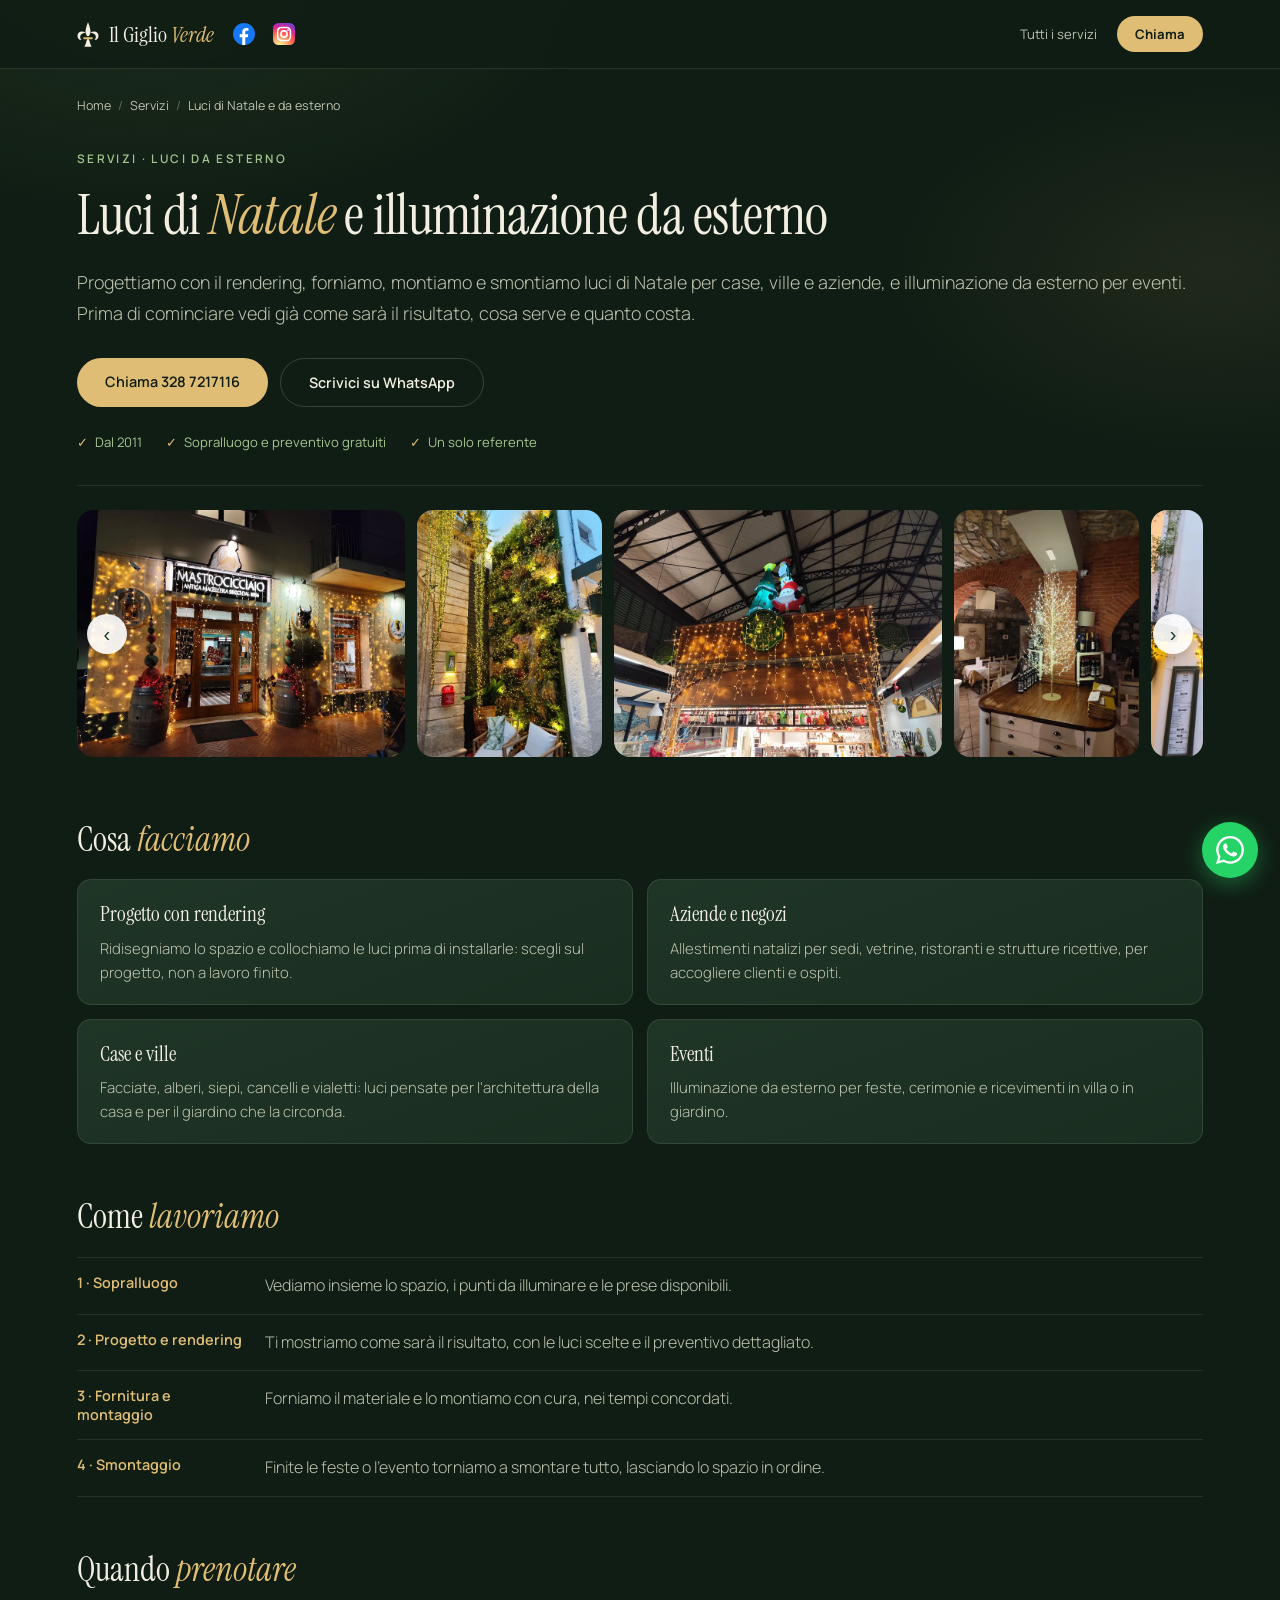
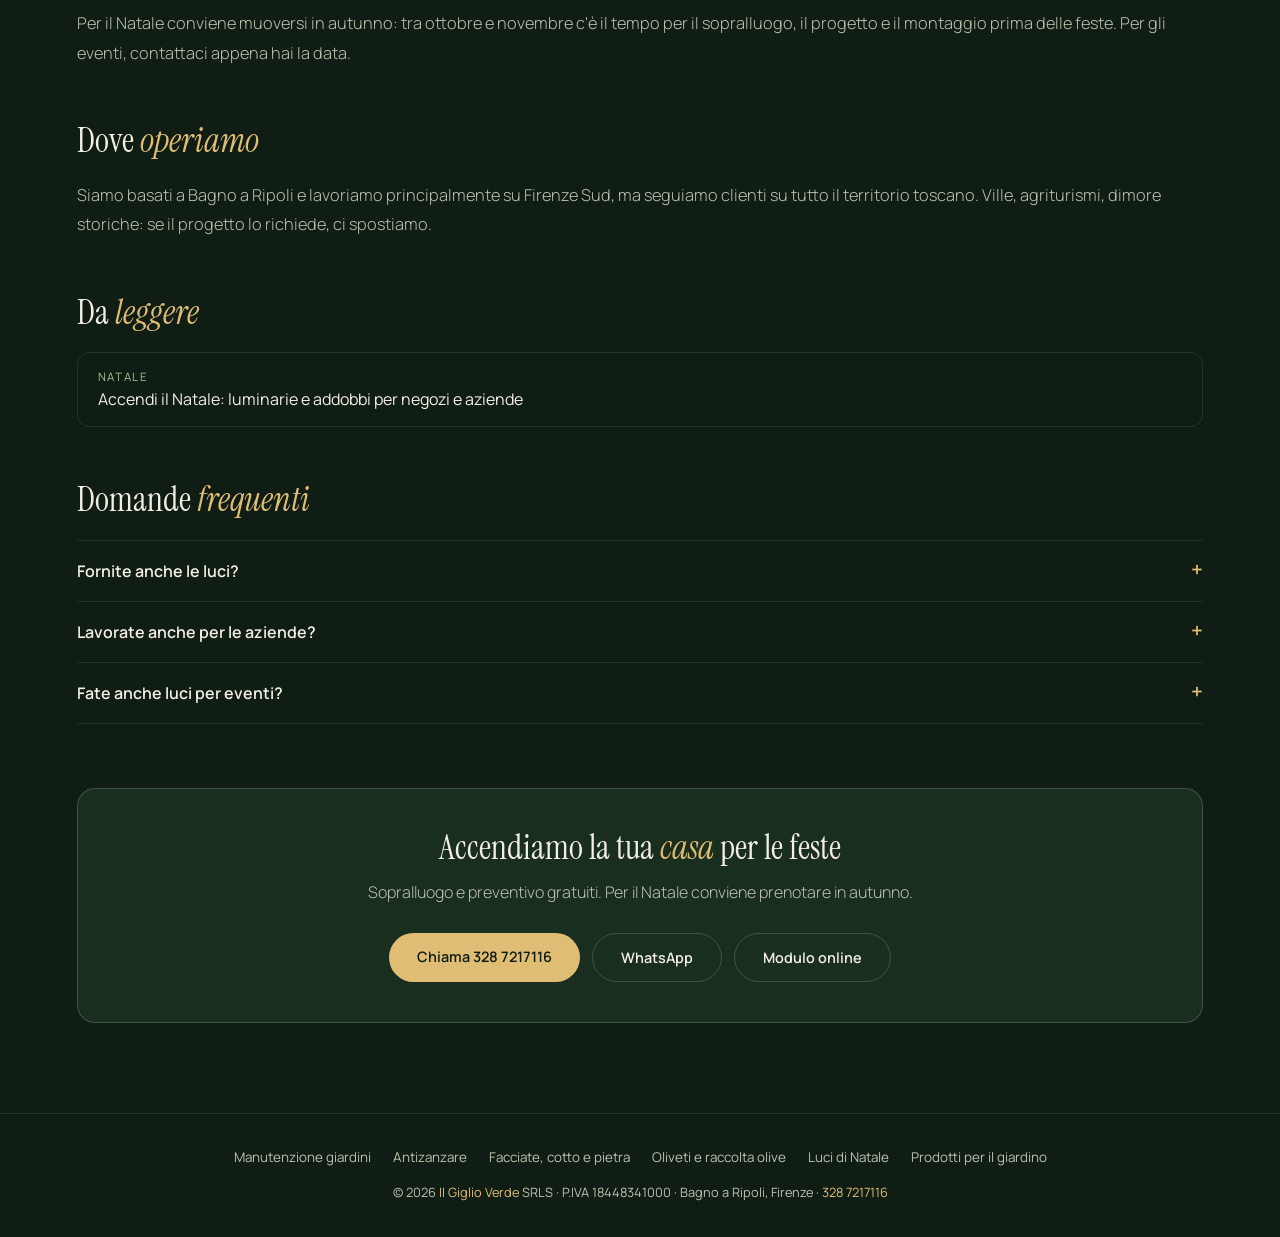
<file: luci-natalizie-firenze.html>
<!DOCTYPE html>
<html lang="it">
<head>
<meta charset="UTF-8">
<meta name="viewport" content="width=device-width, initial-scale=1.0">
<title>Luci di Natale e illuminazione da esterno a Firenze | Il Giglio Verde</title>
<meta name="description" content="Luci di Natale per case, ville e aziende e illuminazione da esterno per eventi: progetto con rendering, fornitura, montaggio e smontaggio. Firenze Sud e Toscana.">
<!-- Google tag (gtag.js) -->
<script async src="https://www.googletagmanager.com/gtag/js?id=G-GYQ426DJKF"></script>
<script>
  window.dataLayer = window.dataLayer || [];
  function gtag(){dataLayer.push(arguments);}
  gtag('js', new Date());
  gtag('config', 'G-GYQ426DJKF');
</script>
<link rel="canonical" href="https://www.giglioverde.com/luci-natalizie-firenze.html">
<meta property="og:type" content="website">
<meta property="og:site_name" content="Il Giglio Verde">
<meta property="og:locale" content="it_IT">
<meta property="og:url" content="https://www.giglioverde.com/luci-natalizie-firenze.html">
<meta property="og:title" content="Luci di Natale e illuminazione da esterno a Firenze | Il Giglio Verde">
<meta property="og:description" content="Luci di Natale per case, ville e aziende e illuminazione da esterno per eventi: progetto con rendering, fornitura, montaggio e smontaggio. Firenze Sud e Toscana.">
<meta property="og:image" content="https://www.giglioverde.com/og-image.jpg">
<meta property="og:image:width" content="1200">
<meta property="og:image:height" content="630">
<meta property="og:image:alt" content="Il giglio del marchio e il nome Il Giglio Verde">
<meta name="twitter:card" content="summary_large_image">
<link rel="icon" href="/Sito-favicon.svg" type="image/svg+xml">
<link rel="icon" href="/Sito-favicon.ico" sizes="any">
<link rel="apple-touch-icon" href="/Sito-icona-iPhone-180.png">
<link rel="manifest" href="/site.webmanifest">
<meta name="theme-color" content="#101d14">
<link rel="preconnect" href="https://fonts.googleapis.com">
<link rel="preconnect" href="https://fonts.gstatic.com" crossorigin>
<link href="https://fonts.googleapis.com/css2?family=Instrument+Serif:ital@0;1&family=Manrope:wght@300;400;500;600;700&display=swap" rel="stylesheet">
<style>
  :root {
    --bg: #101d14; --bg-2: #14241a; --bg-soft: #1a2e20; --bg-card: #1f3526;
    --cream: #f3eee2; --cream-dim: #bcc1ad; --sage: #a4c48f;
    --gold: #e0bd74; --gold-soft: #efd9a3; --line: rgba(243,238,226,0.1); --line-2: rgba(243,238,226,0.18);
  }
  * { margin: 0; padding: 0; box-sizing: border-box; }
  html { scroll-behavior: smooth; }
  body { font-family: 'Manrope', sans-serif; background: var(--bg); color: var(--cream); -webkit-font-smoothing: antialiased; }
  body::before { content: ''; position: fixed; inset: 0; z-index: -1; pointer-events: none;
    background: radial-gradient(60vw 50vh at 12% -5%, rgba(123,162,101,0.14), transparent 60%), radial-gradient(50vw 40vh at 95% 30%, rgba(224,189,116,0.08), transparent 55%); }
  a { color: var(--gold); }
  nav { position: sticky; top: 0; z-index: 100; padding: 16px 6%; display: flex; justify-content: space-between; align-items: center; gap: 16px; background: rgba(16,29,20,0.9); backdrop-filter: blur(16px); border-bottom: 1px solid var(--line); }
  .logo { font-family: 'Instrument Serif', serif; font-size: 1.4rem; text-decoration: none; color: var(--cream); display: flex; align-items: center; gap: 10px; }
  .logo i { font-style: italic; color: var(--gold); }
  .logo .giglio { width: 22px; height: 25px; flex-shrink: 0; }
  .nav-r { display: flex; align-items: center; gap: 20px; }
  .back-btn { font-size: 0.82rem; color: var(--cream-dim); text-decoration: none; transition: color 0.25s; }
  .back-btn:hover { color: var(--gold); }
  .nav-call { font-size: 0.82rem; font-weight: 700; color: var(--bg); background: var(--gold); padding: 9px 18px; border-radius: 100px; text-decoration: none; white-space: nowrap; }
  .nav-call:hover { background: var(--gold-soft); }
  .crumbs { margin: 0 auto; padding: 28px 6% 0; font-size: 0.78rem; color: var(--cream-dim); }
  .crumbs a { color: var(--cream-dim); text-decoration: none; }
  .crumbs a:hover { color: var(--gold); }
  .crumbs .sep { opacity: 0.45; margin: 0 7px; }
  .svc-hero { margin: 0 auto; padding: 36px 6% 0; }
  .cat { font-size: 0.74rem; letter-spacing: 0.2em; text-transform: uppercase; color: var(--sage); margin-bottom: 18px; font-weight: 600; }
  h1 { font-family: 'Instrument Serif', serif; font-size: clamp(2.1rem, 5.4vw, 3.5rem); font-weight: 400; line-height: 1.08; margin-bottom: 22px; letter-spacing: -0.01em; }
  h1 i { font-style: italic; color: var(--gold); }
  .lead { font-size: 1.12rem; line-height: 1.7; color: var(--cream-dim); font-weight: 300; margin-bottom: 30px; }
  .azioni { display: flex; flex-wrap: wrap; gap: 12px; margin-bottom: 26px; }
  .btn { display: inline-block; padding: 14px 28px; border-radius: 100px; font-size: 0.9rem; font-weight: 600; text-decoration: none; transition: all 0.3s; }
  .btn-fill { background: var(--gold); color: var(--bg); }
  .btn-fill:hover { background: var(--gold-soft); transform: translateY(-2px); }
  .btn-ghost { border: 1px solid var(--line-2); color: var(--cream); }
  .btn-ghost:hover { border-color: var(--cream); background: rgba(243,238,226,0.05); }
  .fatti { display: flex; flex-wrap: wrap; gap: 8px 24px; font-size: 0.82rem; color: var(--sage); padding-bottom: 34px; border-bottom: 1px solid var(--line); }
  .fatti span::before { content: '✓'; color: var(--gold); margin-right: 7px; }
  main { margin: 0 auto; padding: 10px 6% 90px; }
  main > p, .sez > p { font-size: 1.02rem; line-height: 1.8; color: var(--cream-dim); font-weight: 300; margin-bottom: 24px; }
  main h2 { font-family: 'Instrument Serif', serif; font-size: clamp(1.6rem, 3.6vw, 2.1rem); font-weight: 400; color: var(--cream); margin: 54px 0 20px; line-height: 1.15; }
  main h2 i { font-style: italic; color: var(--gold); }
  main strong { color: var(--cream); font-weight: 600; }
  .schede { display: grid; grid-template-columns: 1fr 1fr; gap: 14px; }
  .scheda { background: linear-gradient(160deg, var(--bg-card), var(--bg-soft)); border: 1px solid var(--line); border-radius: 14px; padding: 22px 22px 20px; }
  .scheda h3 { font-family: 'Instrument Serif', serif; font-size: 1.32rem; font-weight: 400; color: var(--cream); margin-bottom: 8px; line-height: 1.2; }
  .scheda p { font-size: 0.93rem; line-height: 1.62; color: var(--cream-dim); font-weight: 300; }
  .lista { list-style: none; margin: 0 0 10px; }
  .lista li { padding: 16px 0 16px 30px; border-bottom: 1px solid var(--line); position: relative; font-size: 1rem; line-height: 1.65; color: var(--cream-dim); font-weight: 300; }
  .lista li::before { content: '✦'; position: absolute; left: 2px; top: 16px; color: var(--sage); font-size: 0.85rem; }
  .passi { list-style: none; counter-reset: passo; }
  .passi li { counter-increment: passo; position: relative; padding: 2px 0 22px 56px; font-size: 1rem; line-height: 1.65; color: var(--cream-dim); font-weight: 300; }
  .passi li::before { content: counter(passo); position: absolute; left: 0; top: 0; width: 36px; height: 36px; border-radius: 50%; border: 1px solid var(--gold); color: var(--gold); display: flex; align-items: center; justify-content: center; font-family: 'Instrument Serif', serif; font-size: 1.15rem; }
  .cal { border-top: 1px solid var(--line); }
  .cal div { display: grid; grid-template-columns: 170px 1fr; gap: 18px; padding: 15px 0; border-bottom: 1px solid var(--line); }
  .cal dt { color: var(--gold); font-weight: 600; font-size: 0.9rem; }
  .cal dd { color: var(--cream-dim); font-weight: 300; line-height: 1.6; }
  .pills { display: flex; flex-wrap: wrap; gap: 8px; margin-bottom: 22px; }
  .pill { border: 1px solid var(--line-2); padding: 8px 16px; border-radius: 100px; font-size: 0.85rem; color: var(--cream-dim); }
  details { border-bottom: 1px solid var(--line); padding: 18px 0; }
  details:first-of-type { border-top: 1px solid var(--line); }
  summary { cursor: pointer; font-weight: 600; color: var(--cream); list-style: none; display: flex; justify-content: space-between; gap: 16px; line-height: 1.5; }
  summary::-webkit-details-marker { display: none; }
  summary::after { content: '+'; color: var(--gold); font-size: 1.3rem; line-height: 1; }
  details[open] summary::after { content: '–'; }
  details p { margin-top: 12px; color: var(--cream-dim); font-weight: 300; line-height: 1.75; }
  .letture { display: grid; gap: 10px; }
  .letture a { display: block; padding: 16px 20px; border: 1px solid var(--line); border-radius: 12px; text-decoration: none; color: var(--cream); transition: border-color 0.25s; }
  .letture a:hover { border-color: var(--gold); }
  .letture small { display: block; font-size: 0.72rem; letter-spacing: 0.14em; text-transform: uppercase; color: var(--sage); margin-bottom: 4px; }
  .cta { background: var(--bg-soft); border: 1px solid var(--line-2); border-radius: 18px; padding: 40px 32px; text-align: center; margin-top: 64px; }
  .cta h2 { margin: 0 0 12px; }
  .cta p { color: var(--cream-dim); font-weight: 300; line-height: 1.7; margin-bottom: 26px; }
  .cta .azioni { justify-content: center; margin-bottom: 0; }
  footer { border-top: 1px solid var(--line); padding: 34px 6%; text-align: center; }
  footer p { font-size: 0.8rem; color: var(--cream-dim); line-height: 1.7; }
  footer a { color: var(--gold); text-decoration: none; }
  .foot-servizi { display: flex; flex-wrap: wrap; justify-content: center; gap: 8px 22px; margin-bottom: 16px; }
  .foot-servizi a { color: var(--cream-dim); font-size: 0.84rem; }
  .foot-servizi a:hover { color: var(--gold); }
  .hero-img-wrap { padding: 24px 6% 0; }
  .hero-img { width: 100%; aspect-ratio: 16/7; object-fit: cover; border-radius: 16px; display: block; }
  .carosello { position: relative; height: max(170px, calc(88vw * 7 / 32)); }
  .car-track { display: flex; gap: 12px; height: 100%; overflow-x: auto; scroll-snap-type: x mandatory; scroll-behavior: smooth; scrollbar-width: none; border-radius: 16px; }
  .car-track::-webkit-scrollbar { display: none; }
  .car-track img { height: 100%; width: auto; flex: 0 0 auto; object-fit: cover; border-radius: 16px; scroll-snap-align: start; display: block; }
  .car-btn { position: absolute; top: 50%; transform: translateY(-50%); width: 40px; height: 40px; border-radius: 50%; border: 0; background: rgba(255,255,255,0.9); color: #1f3a2b; font-size: 20px; line-height: 1; cursor: pointer; box-shadow: 0 2px 10px rgba(0,0,0,0.18); }
  .car-btn.prev { left: 10px; } .car-btn.next { right: 10px; }
  .wa { position: fixed; bottom: 22px; right: 22px; z-index: 99; width: 56px; height: 56px; background: #25d366; border-radius: 50%; display: flex; align-items: center; justify-content: center; box-shadow: 0 6px 22px rgba(37,211,102,0.4); transition: transform 0.25s; }
  .wa:hover { transform: scale(1.08); }
  .wa svg { width: 28px; height: 28px; fill: #fff; }
  @media screen and (max-width: 640px) {
    .logo { white-space: nowrap; }
    .logo-riga { gap: 2px; }
    .social { margin-left: 0; gap: 0; }
    .social a { width: 32px; height: 32px; }
    .nav-r { gap: 10px; }
    .back-btn { display: none; }
    .schede { grid-template-columns: 1fr; }
    .cal div { grid-template-columns: 1fr; gap: 4px; }
    .cta { padding: 32px 20px; }
    footer { padding-bottom: 96px; }
    .btn { width: 100%; text-align: center; }
  }
  .logo-riga { display: inline-flex; align-items: center; gap: 6px; }
  .social { display: inline-flex; align-items: center; gap: 4px; margin-left: 6px; }
  .social a { display: inline-flex; width: 36px; height: 36px; align-items: center; justify-content: center; border-radius: 50%; color: var(--cream-dim); transition: transform .2s; }
  .social a:hover { transform: scale(1.1); }
  .social svg { width: 22px; height: 22px; }
  </style>
<script type="application/ld+json">
[
  {
    "@context": "https://schema.org",
    "@type": "Service",
    "name": "Luci di Natale e da esterno",
    "serviceType": "Luci di Natale e illuminazione da esterno",
    "url": "https://www.giglioverde.com/luci-natalizie-firenze.html",
    "description": "Luci di Natale per case, ville e aziende e illuminazione da esterno per eventi: progetto con rendering, fornitura, montaggio e smontaggio. Firenze Sud e Toscana.",
    "provider": {
      "@type": "HomeAndConstructionBusiness",
      "@id": "https://www.giglioverde.com/#ditta",
      "name": "Il Giglio Verde",
      "url": "https://www.giglioverde.com/",
      "telephone": "+39 328 721 7116"
    },
    "areaServed": [
      {
        "@type": "City",
        "name": "Bagno a Ripoli"
      },
      {
        "@type": "City",
        "name": "Firenze"
      },
      {
        "@type": "City",
        "name": "Fiesole"
      },
      {
        "@type": "City",
        "name": "Pontassieve"
      },
      {
        "@type": "City",
        "name": "Rignano sull'Arno"
      },
      {
        "@type": "City",
        "name": "Greve in Chianti"
      }
    ]
  },
  {
    "@context": "https://schema.org",
    "@type": "BreadcrumbList",
    "itemListElement": [
      {
        "@type": "ListItem",
        "position": 1,
        "name": "Home",
        "item": "https://www.giglioverde.com/"
      },
      {
        "@type": "ListItem",
        "position": 2,
        "name": "Luci di Natale e da esterno",
        "item": "https://www.giglioverde.com/luci-natalizie-firenze.html"
      }
    ]
  }
]
</script>
</head>
<body>

<nav>
  <span class="logo-riga"><a href="/" class="logo"><svg class="giglio" viewBox="4 4 52 58" aria-hidden="true" focusable="false"><g fill="#f3eee2"><path d="M30 4C33.8 13 35.8 20 35.8 26.5C35.8 31.5 33.6 35.5 30 38C26.4 35.5 24.2 31.5 24.2 26.5C24.2 20 26.2 13 30 4Z"/><path d="M24.6 28.5C19 25.5 12.5 25 8.5 28.5C4 32.5 4 40.5 8.5 44C10.5 45.5 13 45.8 14.8 45C11.5 42.5 10.5 38 12.5 34.5C14.3 31.4 19 29.6 24.6 28.5Z"/><path d="M35.4 28.5C41 25.5 47.5 25 51.5 28.5C56 32.5 56 40.5 51.5 44C49.5 45.5 47 45.8 45.2 45C48.5 42.5 49.5 38 47.5 34.5C45.7 31.4 41 29.6 35.4 28.5Z"/><path d="M27.6 44.3H32.4C33.8 51 35.8 57 38.4 62H21.6C24.2 57 26.2 51 27.6 44.3Z"/></g><rect x="18.6" y="39.4" width="22.8" height="5" rx="2.5" fill="#e0bd74"/></svg><span>Il Giglio <i>Verde</i></span></a><span class="social"><a href="https://www.facebook.com/GiglioVerdeGiardini" target="_blank" rel="noopener" aria-label="Il Giglio Verde su Facebook"><svg viewBox="0 0 24 24" aria-hidden="true" focusable="false"><circle cx="12" cy="12" r="12" fill="#1877F2"/><path fill="#fff" d="M13.4 24v-8.5h2.8l.4-3.3h-3.2v-2.1c0-1 .3-1.6 1.7-1.6h1.7V5.6c-.3 0-1.3-.1-2.5-.1-2.5 0-4.2 1.5-4.2 4.3v2.4H7.3v3.3h2.8V24z"/></svg></a><a href="https://www.instagram.com/giglioverdegiardini" target="_blank" rel="noopener" aria-label="Il Giglio Verde su Instagram"><svg viewBox="0 0 24 24" aria-hidden="true" focusable="false"><defs><radialGradient id="ig-grad" cx="30%" cy="107%" r="150%"><stop offset="0" stop-color="#fdf497"/><stop offset=".05" stop-color="#fdf497"/><stop offset=".45" stop-color="#fd5949"/><stop offset=".6" stop-color="#d6249f"/><stop offset=".9" stop-color="#285AEB"/></radialGradient></defs><rect width="24" height="24" rx="6" fill="url(#ig-grad)"/><rect x="5" y="5" width="14" height="14" rx="4" fill="none" stroke="#fff" stroke-width="1.7"/><circle cx="12" cy="12" r="3.4" fill="none" stroke="#fff" stroke-width="1.7"/><circle cx="16.4" cy="7.6" r="1" fill="#fff"/></svg></a></span></span>
  <div class="nav-r">
    <a href="/#settori" class="back-btn">Tutti i servizi</a>
    <a href="tel:+393287217116" class="nav-call">Chiama</a>
  </div>
</nav>

<div class="crumbs"><a href="/">Home</a><span class="sep">/</span><a href="/#settori">Servizi</a><span class="sep">/</span><span aria-current="page">Luci di Natale e da esterno</span></div>

<header class="svc-hero">
  <div class="cat">Servizi · Luci da esterno</div>
  <h1>Luci di <i>Natale</i> e illuminazione da esterno</h1>
  <p class="lead">Progettiamo con il rendering, forniamo, montiamo e smontiamo luci di Natale per case, ville e aziende, e illuminazione da esterno per eventi. Prima di cominciare vedi già come sarà il risultato, cosa serve e quanto costa.</p>
  <div class="azioni">
    <a class="btn btn-fill" href="tel:+393287217116">Chiama 328 7217116</a>
    <a class="btn btn-ghost" href="https://wa.me/393287217116?text=Buongiorno%2C%20vorrei%20informazioni%20per%20luci%20di%20Natale%20o%20da%20esterno." target="_blank" rel="noopener">Scrivici su WhatsApp</a>
  </div>
  <div class="fatti"><span>Dal 2011</span><span>Sopralluogo e preventivo gratuiti</span><span>Un solo referente</span></div>
</header>
<div class="hero-img-wrap">
  <div class="carosello" aria-label="Luci installate">
    <div class="car-track">
      <img src="/img/lavori/luci-negozio-facciata.webp" alt="Facciata di un negozio con tende luminose e decorazioni natalizie" width="853" height="640" loading="eager">
      <img src="/img/lavori/luci-parete-verde.webp" alt="Parete verde illuminata con cascate di luci calde" width="480" height="640">
      <img src="/img/lavori/luci-bancone-mercato.webp" alt="Tende luminose su un bancone in un mercato coperto" width="853" height="640">
      <img src="/img/lavori/luci-albero-ristorante.webp" alt="Albero luminoso in un ristorante con volte in pietra e mattoni" width="480" height="640">
      <img src="/img/lavori/luci-parete-colorata.webp" alt="Parete verde con luci colorate a cascata" width="480" height="640">
      <img src="/img/lavori/luci-stelle-scalini.webp" alt="Stelle e alberelli luminosi su scalini in pietra" width="480" height="640">
      <img src="/img/lavori/luci-stella-nicchia.webp" alt="Stella luminosa in una nicchia in pietra" width="480" height="640">
      <img src="/img/lavori/luci-albero-ingresso.webp" alt="Albero luminoso all'ingresso di un locale" width="480" height="640">
    </div>
    <button class="car-btn prev" type="button" aria-label="Foto precedente">&#8249;</button>
    <button class="car-btn next" type="button" aria-label="Foto successiva">&#8250;</button>
  </div>
  <script>
  (function(){
    var c=document.currentScript.previousElementSibling, t=c.querySelector('.car-track');
    function passo(dir){
      var imgs=t.querySelectorAll('img'), x=t.scrollLeft, fine=t.scrollWidth-t.clientWidth-4;
      if(dir>0 && x>=fine){ t.scrollTo({left:0}); return; }
      if(dir<0 && x<=4){ t.scrollTo({left:fine}); return; }
      for(var i=0;i<imgs.length;i++){ var o=imgs[i].offsetLeft-t.offsetLeft;
        if(dir>0 && o>x+4){ t.scrollTo({left:o}); return; } }
      for(var j=imgs.length-1;j>=0;j--){ var o2=imgs[j].offsetLeft-t.offsetLeft;
        if(dir<0 && o2<x-4){ t.scrollTo({left:o2}); return; } }
    }
    if(t.scrollWidth<=t.clientWidth+4){ c.querySelector('.next').style.display=c.querySelector('.prev').style.display='none'; }
    c.querySelector('.next').onclick=function(){passo(1)};
    c.querySelector('.prev').onclick=function(){passo(-1)};
    if(!window.matchMedia('(prefers-reduced-motion: reduce)').matches){
      var pausa=false; c.onmouseenter=function(){pausa=true}; c.onmouseleave=function(){pausa=false};
      t.addEventListener('touchstart',function(){pausa=true},{passive:true});
      setInterval(function(){ if(!pausa) passo(1); },3500);
    }
  })();
  </script>
</div>

<main>
  <h2>Cosa <i>facciamo</i></h2>
  <div class="schede">
    <div class="scheda"><h3>Progetto con rendering</h3><p>Ridisegniamo lo spazio e collochiamo le luci prima di installarle: scegli sul progetto, non a lavoro finito.</p></div>
    <div class="scheda"><h3>Aziende e negozi</h3><p>Allestimenti natalizi per sedi, vetrine, ristoranti e strutture ricettive, per accogliere clienti e ospiti.</p></div>
    <div class="scheda"><h3>Case e ville</h3><p>Facciate, alberi, siepi, cancelli e vialetti: luci pensate per l'architettura della casa e per il giardino che la circonda.</p></div>
    <div class="scheda"><h3>Eventi</h3><p>Illuminazione da esterno per feste, cerimonie e ricevimenti in villa o in giardino.</p></div>
  </div>

  <h2>Come <i>lavoriamo</i></h2>
  <dl class="cal">
    <div><dt>1 · Sopralluogo</dt><dd>Vediamo insieme lo spazio, i punti da illuminare e le prese disponibili.</dd></div>
    <div><dt>2 · Progetto e rendering</dt><dd>Ti mostriamo come sarà il risultato, con le luci scelte e il preventivo dettagliato.</dd></div>
    <div><dt>3 · Fornitura e montaggio</dt><dd>Forniamo il materiale e lo montiamo con cura, nei tempi concordati.</dd></div>
    <div><dt>4 · Smontaggio</dt><dd>Finite le feste o l'evento torniamo a smontare tutto, lasciando lo spazio in ordine.</dd></div>
  </dl>

  <h2>Quando <i>prenotare</i></h2>
  <p>Per il Natale conviene muoversi in autunno: tra ottobre e novembre c'è il tempo per il sopralluogo, il progetto e il montaggio prima delle feste. Per gli eventi, contattaci appena hai la data.</p>

  <h2>Dove <i>operiamo</i></h2>
  <p>Siamo basati a Bagno a Ripoli e lavoriamo principalmente su Firenze Sud, ma seguiamo clienti su tutto il territorio toscano. Ville, agriturismi, dimore storiche: se il progetto lo richiede, ci spostiamo.</p>

  <h2>Da <i>leggere</i></h2>
  <div class="letture">
    <a href="/articolo-luminarie-natalizie.html"><small>Natale</small>Accendi il Natale: luminarie e addobbi per negozi e aziende</a>
  </div>

  <h2>Domande <i>frequenti</i></h2>
  <details><summary>Fornite anche le luci?</summary><p>Sì: fornitura, montaggio e, finite le feste, smontaggio. Al sopralluogo valutiamo insieme cosa serve.</p></details>
  <details><summary>Lavorate anche per le aziende?</summary><p>Sì: sedi, negozi, ristoranti, agriturismi e strutture ricettive.</p></details>
  <details><summary>Fate anche luci per eventi?</summary><p>Sì, illuminazione da esterno per feste, cerimonie e ricevimenti, non solo a Natale.</p></details>

  <div class="cta">
    <h2>Accendiamo la tua <i>casa</i> per le feste</h2>
    <p>Sopralluogo e preventivo gratuiti. Per il Natale conviene prenotare in autunno.</p>
    <div class="azioni">
      <a class="btn btn-fill" href="tel:+393287217116">Chiama 328 7217116</a>
      <a class="btn btn-ghost" href="https://wa.me/393287217116?text=Buongiorno%2C%20vorrei%20informazioni%20per%20luci%20di%20Natale%20o%20da%20esterno." target="_blank" rel="noopener">WhatsApp</a>
      <a class="btn btn-ghost" href="/#contatti">Modulo online</a>
    </div>
  </div>
</main>

<footer>
  <div class="foot-servizi">
    <a href="/manutenzione-giardini-firenze.html">Manutenzione giardini</a>
    <a href="/antizanzare-firenze.html">Antizanzare</a>
    <a href="/facciate-cotto-pietra-firenze.html">Facciate, cotto e pietra</a>
    <a href="/oliveti-raccolta-olive-firenze.html">Oliveti e raccolta olive</a>
    <a href="/luci-natalizie-firenze.html">Luci di Natale</a>
    <a href="/prodotti-giardino-firenze.html">Prodotti per il giardino</a>
  </div>
  <p>© <span class="anno">2026</span> <a href="/">Il Giglio Verde</a> SRLS · P.IVA 18448341000 · Bagno a Ripoli, Firenze · <a href="tel:+393287217116">328 7217116</a></p>
</footer>

<a href="https://wa.me/393287217116?text=Buongiorno%2C%20vorrei%20informazioni%20per%20luci%20di%20Natale%20o%20da%20esterno." class="wa" target="_blank" rel="noopener" aria-label="Scrivici su WhatsApp"><svg viewBox="0 0 24 24"><path d="M17.472 14.382c-.297-.149-1.758-.867-2.03-.967-.273-.099-.471-.148-.67.15-.197.297-.767.966-.94 1.164-.173.199-.347.223-.644.075-.297-.15-1.255-.463-2.39-1.475-.883-.788-1.48-1.761-1.653-2.059-.173-.297-.018-.458.13-.606.134-.133.298-.347.446-.52.149-.174.198-.298.298-.497.099-.198.05-.371-.025-.52-.075-.149-.669-1.612-.916-2.207-.242-.579-.487-.5-.669-.51-.173-.008-.371-.01-.57-.01-.198 0-.52.074-.792.372-.272.297-1.04 1.016-1.04 2.479 0 1.462 1.065 2.875 1.213 3.074.149.198 2.096 3.2 5.077 4.487.709.306 1.262.489 1.694.625.712.227 1.36.195 1.871.118.571-.085 1.758-.719 2.006-1.413.248-.694.248-1.289.173-1.413-.074-.124-.272-.198-.57-.347m-5.421 7.403h-.004a9.87 9.87 0 01-5.031-1.378l-.361-.214-3.741.982.998-3.648-.235-.374a9.86 9.86 0 01-1.51-5.26c.001-5.45 4.436-9.884 9.888-9.884 2.64 0 5.122 1.03 6.988 2.898a9.825 9.825 0 012.893 6.994c-.003 5.45-4.437 9.884-9.885 9.884m8.413-18.297A11.815 11.815 0 0012.05 0C5.495 0 .16 5.335.157 11.892c0 2.096.547 4.142 1.588 5.945L.057 24l6.305-1.654a11.882 11.882 0 005.683 1.448h.005c6.554 0 11.89-5.335 11.893-11.893a11.821 11.821 0 00-3.48-8.413z"/></svg></a>

<script>
(function(){
  document.querySelectorAll('.anno').forEach(function(el){ el.textContent = new Date().getFullYear(); });
  document.addEventListener('click', function(e){
    var a = e.target.closest ? e.target.closest('a[href]') : null;
    if (!a || typeof gtag !== 'function') return;
    var h = a.getAttribute('href') || '';
    if (h.indexOf('tel:') === 0) gtag('event', 'clic_telefono');
    else if (h.indexOf('wa.me') > -1) gtag('event', 'clic_whatsapp');
    else if (h.indexOf('mailto:') === 0) gtag('event', 'clic_email');
  });
})();
</script>
</body>
</html>
</file>
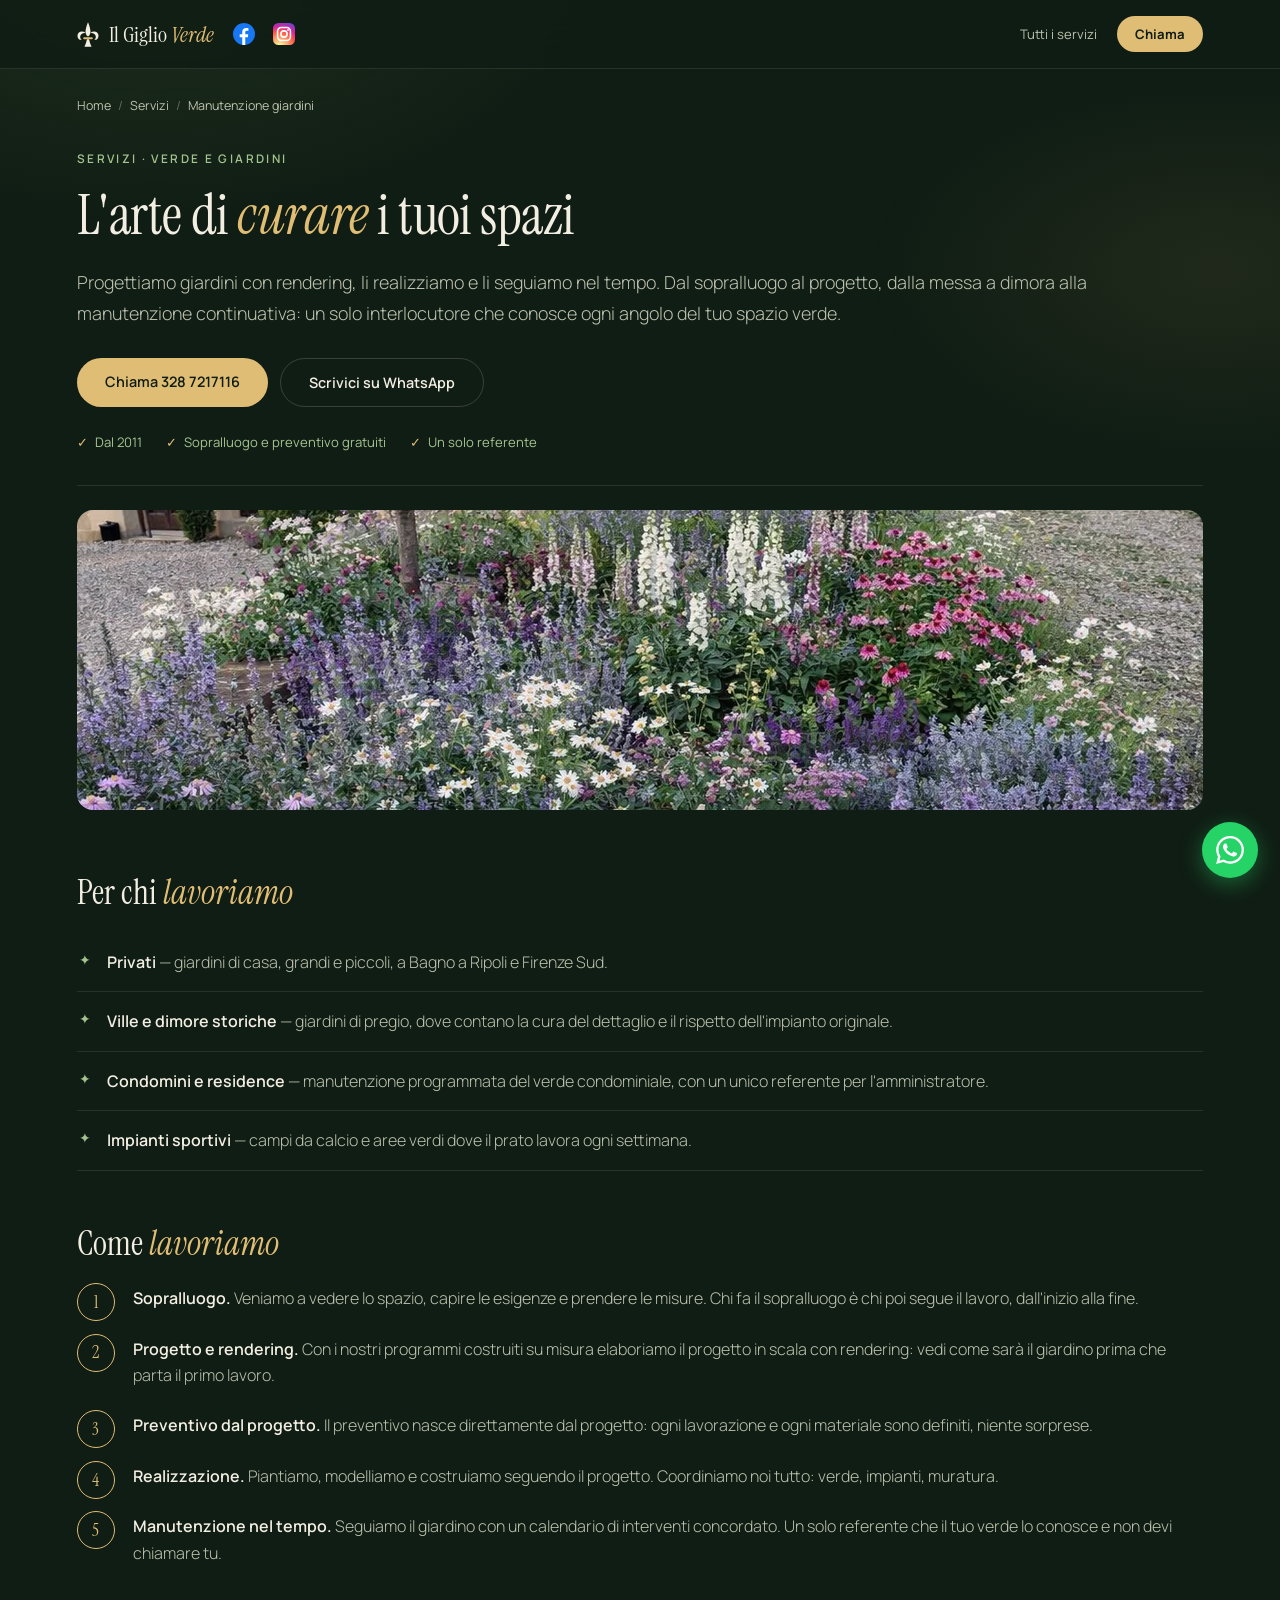
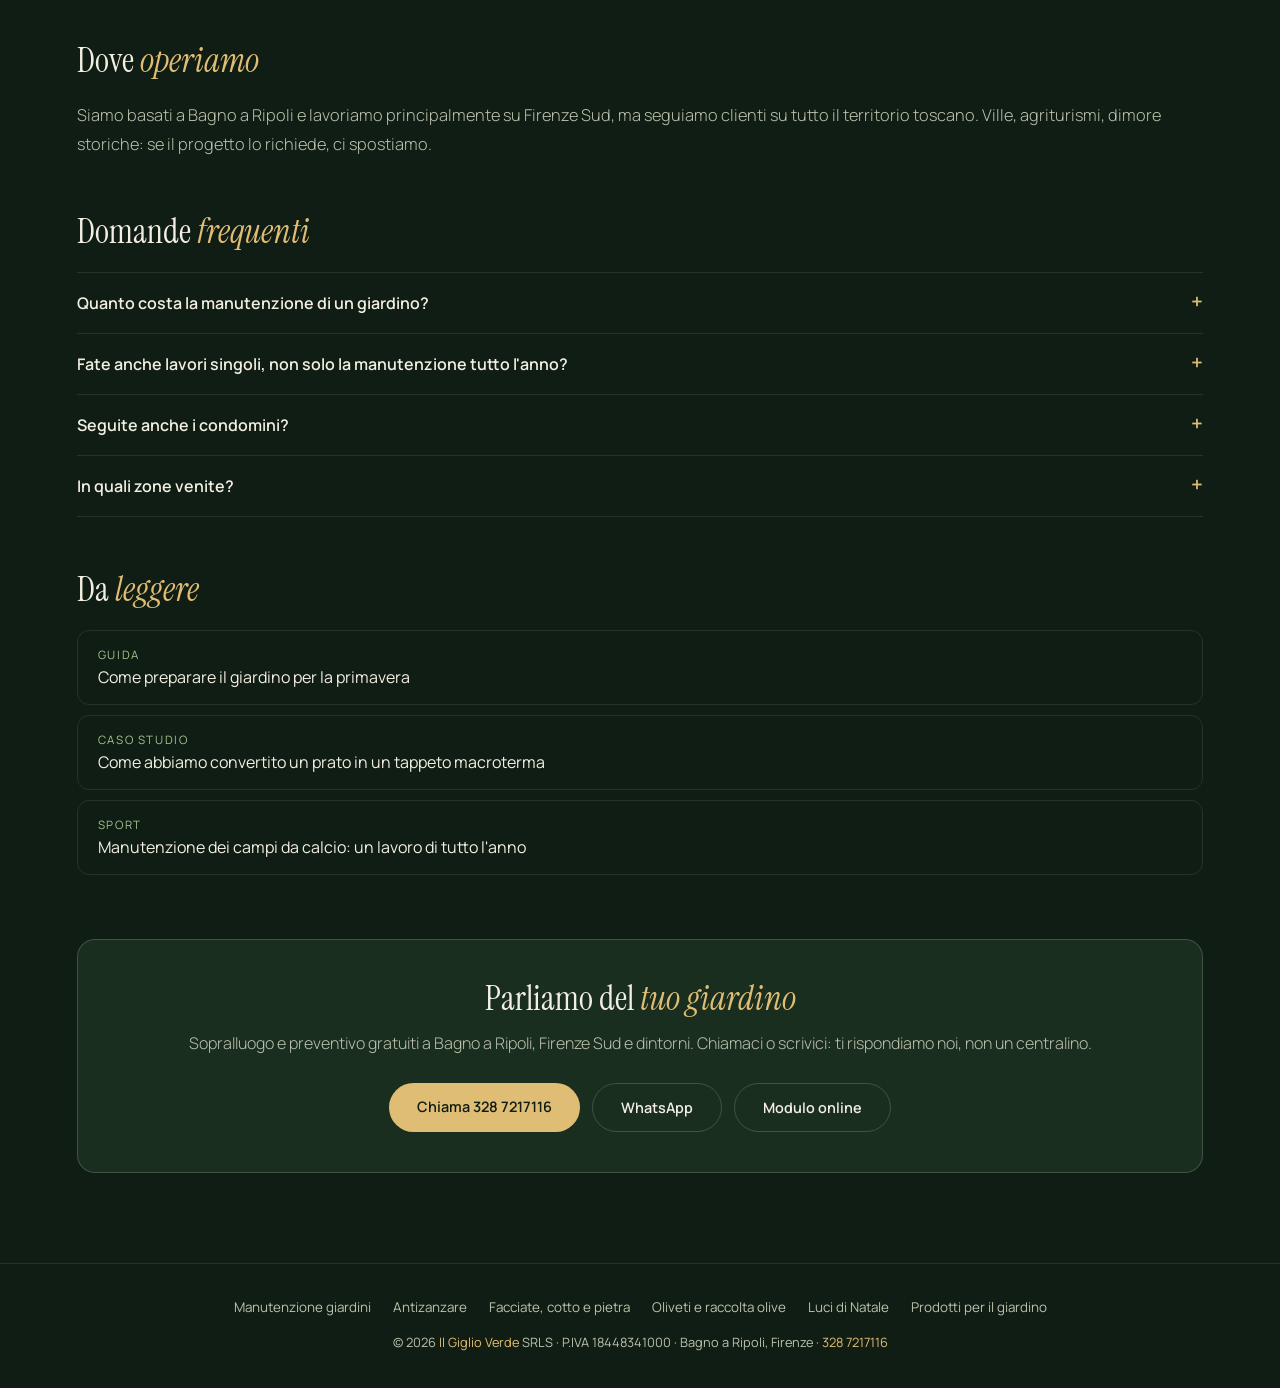
<file: manutenzione-giardini-firenze.html>
<!DOCTYPE html>
<html lang="it">
<head>
<meta charset="UTF-8">
<meta name="viewport" content="width=device-width, initial-scale=1.0">
<title>Giardini e spazi verdi a Firenze: progettazione, realizzazione e manutenzione | Il Giglio Verde</title>
<meta name="description" content="Dal progetto con rendering alla manutenzione continuativa: curiamo giardini privati, ville e dimore storiche in Toscana. Sopralluogo gratuito: 328 7217116.">
<!-- Google tag (gtag.js) -->
<script async src="https://www.googletagmanager.com/gtag/js?id=G-GYQ426DJKF"></script>
<script>
  window.dataLayer = window.dataLayer || [];
  function gtag(){dataLayer.push(arguments);}
  gtag('js', new Date());
  gtag('config', 'G-GYQ426DJKF');
</script>
<link rel="canonical" href="https://www.giglioverde.com/manutenzione-giardini-firenze.html">
<meta property="og:type" content="website">
<meta property="og:site_name" content="Il Giglio Verde">
<meta property="og:locale" content="it_IT">
<meta property="og:url" content="https://www.giglioverde.com/manutenzione-giardini-firenze.html">
<meta property="og:title" content="Giardini e spazi verdi a Firenze: progettazione, realizzazione e manutenzione | Il Giglio Verde">
<meta property="og:description" content="Dal progetto con rendering alla manutenzione continuativa: curiamo giardini privati, ville e dimore storiche in Toscana. Sopralluogo gratuito: 328 7217116.">
<meta property="og:image" content="https://www.giglioverde.com/og-image.jpg">
<meta property="og:image:width" content="1200">
<meta property="og:image:height" content="630">
<meta property="og:image:alt" content="Il giglio del marchio e il nome Il Giglio Verde">
<meta name="twitter:card" content="summary_large_image">
<link rel="icon" href="/Sito-favicon.svg" type="image/svg+xml">
<link rel="icon" href="/Sito-favicon.ico" sizes="any">
<link rel="apple-touch-icon" href="/Sito-icona-iPhone-180.png">
<link rel="manifest" href="/site.webmanifest">
<meta name="theme-color" content="#101d14">
<link rel="preconnect" href="https://fonts.googleapis.com">
<link rel="preconnect" href="https://fonts.gstatic.com" crossorigin>
<link href="https://fonts.googleapis.com/css2?family=Instrument+Serif:ital@0;1&family=Manrope:wght@300;400;500;600;700&display=swap" rel="stylesheet">
<style>
  :root {
    --bg: #101d14; --bg-2: #14241a; --bg-soft: #1a2e20; --bg-card: #1f3526;
    --cream: #f3eee2; --cream-dim: #bcc1ad; --sage: #a4c48f;
    --gold: #e0bd74; --gold-soft: #efd9a3; --line: rgba(243,238,226,0.1); --line-2: rgba(243,238,226,0.18);
  }
  * { margin: 0; padding: 0; box-sizing: border-box; }
  html { scroll-behavior: smooth; }
  body { font-family: 'Manrope', sans-serif; background: var(--bg); color: var(--cream); -webkit-font-smoothing: antialiased; }
  body::before { content: ''; position: fixed; inset: 0; z-index: -1; pointer-events: none;
    background: radial-gradient(60vw 50vh at 12% -5%, rgba(123,162,101,0.14), transparent 60%), radial-gradient(50vw 40vh at 95% 30%, rgba(224,189,116,0.08), transparent 55%); }
  a { color: var(--gold); }
  nav { position: sticky; top: 0; z-index: 100; padding: 16px 6%; display: flex; justify-content: space-between; align-items: center; gap: 16px; background: rgba(16,29,20,0.9); backdrop-filter: blur(16px); border-bottom: 1px solid var(--line); }
  .logo { font-family: 'Instrument Serif', serif; font-size: 1.4rem; text-decoration: none; color: var(--cream); display: flex; align-items: center; gap: 10px; }
  .logo i { font-style: italic; color: var(--gold); }
  .logo .giglio { width: 22px; height: 25px; flex-shrink: 0; }
  .nav-r { display: flex; align-items: center; gap: 20px; }
  .back-btn { font-size: 0.82rem; color: var(--cream-dim); text-decoration: none; transition: color 0.25s; }
  .back-btn:hover { color: var(--gold); }
  .nav-call { font-size: 0.82rem; font-weight: 700; color: var(--bg); background: var(--gold); padding: 9px 18px; border-radius: 100px; text-decoration: none; white-space: nowrap; }
  .nav-call:hover { background: var(--gold-soft); }
  .crumbs { margin: 0 auto; padding: 28px 6% 0; font-size: 0.78rem; color: var(--cream-dim); }
  .crumbs a { color: var(--cream-dim); text-decoration: none; }
  .crumbs a:hover { color: var(--gold); }
  .crumbs .sep { opacity: 0.45; margin: 0 7px; }
  .svc-hero { margin: 0 auto; padding: 36px 6% 0; }
  .cat { font-size: 0.74rem; letter-spacing: 0.2em; text-transform: uppercase; color: var(--sage); margin-bottom: 18px; font-weight: 600; }
  h1 { font-family: 'Instrument Serif', serif; font-size: clamp(2.1rem, 5.4vw, 3.5rem); font-weight: 400; line-height: 1.08; margin-bottom: 22px; letter-spacing: -0.01em; }
  h1 i { font-style: italic; color: var(--gold); }
  .lead { font-size: 1.12rem; line-height: 1.7; color: var(--cream-dim); font-weight: 300; margin-bottom: 30px; }
  .azioni { display: flex; flex-wrap: wrap; gap: 12px; margin-bottom: 26px; }
  .btn { display: inline-block; padding: 14px 28px; border-radius: 100px; font-size: 0.9rem; font-weight: 600; text-decoration: none; transition: all 0.3s; }
  .btn-fill { background: var(--gold); color: var(--bg); }
  .btn-fill:hover { background: var(--gold-soft); transform: translateY(-2px); }
  .btn-ghost { border: 1px solid var(--line-2); color: var(--cream); }
  .btn-ghost:hover { border-color: var(--cream); background: rgba(243,238,226,0.05); }
  .fatti { display: flex; flex-wrap: wrap; gap: 8px 24px; font-size: 0.82rem; color: var(--sage); padding-bottom: 34px; border-bottom: 1px solid var(--line); }
  .fatti span::before { content: '✓'; color: var(--gold); margin-right: 7px; }
  main { margin: 0 auto; padding: 10px 6% 90px; }
  main > p, .sez > p { font-size: 1.02rem; line-height: 1.8; color: var(--cream-dim); font-weight: 300; margin-bottom: 24px; }
  main h2 { font-family: 'Instrument Serif', serif; font-size: clamp(1.6rem, 3.6vw, 2.1rem); font-weight: 400; color: var(--cream); margin: 54px 0 20px; line-height: 1.15; }
  main h2 i { font-style: italic; color: var(--gold); }
  main strong { color: var(--cream); font-weight: 600; }
  .schede { display: grid; grid-template-columns: 1fr 1fr; gap: 14px; }
  .scheda { background: linear-gradient(160deg, var(--bg-card), var(--bg-soft)); border: 1px solid var(--line); border-radius: 14px; padding: 22px 22px 20px; }
  .scheda h3 { font-family: 'Instrument Serif', serif; font-size: 1.32rem; font-weight: 400; color: var(--cream); margin-bottom: 8px; line-height: 1.2; }
  .scheda p { font-size: 0.93rem; line-height: 1.62; color: var(--cream-dim); font-weight: 300; }
  .lista { list-style: none; margin: 0 0 10px; }
  .lista li { padding: 16px 0 16px 30px; border-bottom: 1px solid var(--line); position: relative; font-size: 1rem; line-height: 1.65; color: var(--cream-dim); font-weight: 300; }
  .lista li::before { content: '✦'; position: absolute; left: 2px; top: 16px; color: var(--sage); font-size: 0.85rem; }
  .passi { list-style: none; counter-reset: passo; }
  .passi li { counter-increment: passo; position: relative; padding: 2px 0 22px 56px; font-size: 1rem; line-height: 1.65; color: var(--cream-dim); font-weight: 300; }
  .passi li::before { content: counter(passo); position: absolute; left: 0; top: 0; width: 36px; height: 36px; border-radius: 50%; border: 1px solid var(--gold); color: var(--gold); display: flex; align-items: center; justify-content: center; font-family: 'Instrument Serif', serif; font-size: 1.15rem; }
  .cal { border-top: 1px solid var(--line); }
  .cal div { display: grid; grid-template-columns: 170px 1fr; gap: 18px; padding: 15px 0; border-bottom: 1px solid var(--line); }
  .cal dt { color: var(--gold); font-weight: 600; font-size: 0.9rem; }
  .cal dd { color: var(--cream-dim); font-weight: 300; line-height: 1.6; }
  .pills { display: flex; flex-wrap: wrap; gap: 8px; margin-bottom: 22px; }
  .pill { border: 1px solid var(--line-2); padding: 8px 16px; border-radius: 100px; font-size: 0.85rem; color: var(--cream-dim); }
  details { border-bottom: 1px solid var(--line); padding: 18px 0; }
  details:first-of-type { border-top: 1px solid var(--line); }
  summary { cursor: pointer; font-weight: 600; color: var(--cream); list-style: none; display: flex; justify-content: space-between; gap: 16px; line-height: 1.5; }
  summary::-webkit-details-marker { display: none; }
  summary::after { content: '+'; color: var(--gold); font-size: 1.3rem; line-height: 1; }
  details[open] summary::after { content: '–'; }
  details p { margin-top: 12px; color: var(--cream-dim); font-weight: 300; line-height: 1.75; }
  .letture { display: grid; gap: 10px; }
  .letture a { display: block; padding: 16px 20px; border: 1px solid var(--line); border-radius: 12px; text-decoration: none; color: var(--cream); transition: border-color 0.25s; }
  .letture a:hover { border-color: var(--gold); }
  .letture small { display: block; font-size: 0.72rem; letter-spacing: 0.14em; text-transform: uppercase; color: var(--sage); margin-bottom: 4px; }
  .cta { background: var(--bg-soft); border: 1px solid var(--line-2); border-radius: 18px; padding: 40px 32px; text-align: center; margin-top: 64px; }
  .cta h2 { margin: 0 0 12px; }
  .cta p { color: var(--cream-dim); font-weight: 300; line-height: 1.7; margin-bottom: 26px; }
  .cta .azioni { justify-content: center; margin-bottom: 0; }
  footer { border-top: 1px solid var(--line); padding: 34px 6%; text-align: center; }
  footer p { font-size: 0.8rem; color: var(--cream-dim); line-height: 1.7; }
  footer a { color: var(--gold); text-decoration: none; }
  .foot-servizi { display: flex; flex-wrap: wrap; justify-content: center; gap: 8px 22px; margin-bottom: 16px; }
  .foot-servizi a { color: var(--cream-dim); font-size: 0.84rem; }
  .foot-servizi a:hover { color: var(--gold); }
  .hero-img-wrap { padding: 24px 6% 0; }
  .hero-img { width: 100%; aspect-ratio: 14/3; object-fit: cover; border-radius: 16px; display: block; }
  @media (max-width: 700px) { .hero-img { aspect-ratio: 5/2; } }
  .wa { position: fixed; bottom: 22px; right: 22px; z-index: 99; width: 56px; height: 56px; background: #25d366; border-radius: 50%; display: flex; align-items: center; justify-content: center; box-shadow: 0 6px 22px rgba(37,211,102,0.4); transition: transform 0.25s; }
  .wa:hover { transform: scale(1.08); }
  .wa svg { width: 28px; height: 28px; fill: #fff; }
  @media screen and (max-width: 640px) {
    .logo { white-space: nowrap; }
    .logo-riga { gap: 2px; }
    .social { margin-left: 0; gap: 0; }
    .social a { width: 32px; height: 32px; }
    .nav-r { gap: 10px; }
    .back-btn { display: none; }
    .schede { grid-template-columns: 1fr; }
    .cal div { grid-template-columns: 1fr; gap: 4px; }
    .cta { padding: 32px 20px; }
    footer { padding-bottom: 96px; }
    .btn { width: 100%; text-align: center; }
  }
  .logo-riga { display: inline-flex; align-items: center; gap: 6px; }
  .social { display: inline-flex; align-items: center; gap: 4px; margin-left: 6px; }
  .social a { display: inline-flex; width: 36px; height: 36px; align-items: center; justify-content: center; border-radius: 50%; color: var(--cream-dim); transition: transform .2s; }
  .social a:hover { transform: scale(1.1); }
  .social svg { width: 22px; height: 22px; }
  </style>
<script type="application/ld+json">
[
  {
    "@context": "https://schema.org",
    "@type": "Service",
    "name": "Progettazione e manutenzione giardini",
    "serviceType": "Progettazione e manutenzione giardini",
    "url": "https://www.giglioverde.com/manutenzione-giardini-firenze.html",
    "description": "Dal progetto con rendering alla manutenzione continuativa: curiamo giardini privati, ville e dimore storiche in Toscana. Sopralluogo gratuito: 328 7217116.",
    "provider": {
      "@type": "HomeAndConstructionBusiness",
      "@id": "https://www.giglioverde.com/#ditta",
      "name": "Il Giglio Verde",
      "url": "https://www.giglioverde.com/",
      "telephone": "+39 328 721 7116"
    },
    "areaServed": [
      {
        "@type": "City",
        "name": "Bagno a Ripoli"
      },
      {
        "@type": "City",
        "name": "Firenze"
      },
      {
        "@type": "City",
        "name": "Fiesole"
      },
      {
        "@type": "City",
        "name": "Pontassieve"
      },
      {
        "@type": "City",
        "name": "Rignano sull'Arno"
      },
      {
        "@type": "City",
        "name": "Greve in Chianti"
      }
    ]
  },
  {
    "@context": "https://schema.org",
    "@type": "BreadcrumbList",
    "itemListElement": [
      {
        "@type": "ListItem",
        "position": 1,
        "name": "Home",
        "item": "https://www.giglioverde.com/"
      },
      {
        "@type": "ListItem",
        "position": 2,
        "name": "Manutenzione giardini",
        "item": "https://www.giglioverde.com/manutenzione-giardini-firenze.html"
      }
    ]
  }
]
</script>
</head>
<body>

<nav>
  <span class="logo-riga"><a href="/" class="logo"><svg class="giglio" viewBox="4 4 52 58" aria-hidden="true" focusable="false"><g fill="#f3eee2"><path d="M30 4C33.8 13 35.8 20 35.8 26.5C35.8 31.5 33.6 35.5 30 38C26.4 35.5 24.2 31.5 24.2 26.5C24.2 20 26.2 13 30 4Z"/><path d="M24.6 28.5C19 25.5 12.5 25 8.5 28.5C4 32.5 4 40.5 8.5 44C10.5 45.5 13 45.8 14.8 45C11.5 42.5 10.5 38 12.5 34.5C14.3 31.4 19 29.6 24.6 28.5Z"/><path d="M35.4 28.5C41 25.5 47.5 25 51.5 28.5C56 32.5 56 40.5 51.5 44C49.5 45.5 47 45.8 45.2 45C48.5 42.5 49.5 38 47.5 34.5C45.7 31.4 41 29.6 35.4 28.5Z"/><path d="M27.6 44.3H32.4C33.8 51 35.8 57 38.4 62H21.6C24.2 57 26.2 51 27.6 44.3Z"/></g><rect x="18.6" y="39.4" width="22.8" height="5" rx="2.5" fill="#e0bd74"/></svg><span>Il Giglio <i>Verde</i></span></a><span class="social"><a href="https://www.facebook.com/GiglioVerdeGiardini" target="_blank" rel="noopener" aria-label="Il Giglio Verde su Facebook"><svg viewBox="0 0 24 24" aria-hidden="true" focusable="false"><circle cx="12" cy="12" r="12" fill="#1877F2"/><path fill="#fff" d="M13.4 24v-8.5h2.8l.4-3.3h-3.2v-2.1c0-1 .3-1.6 1.7-1.6h1.7V5.6c-.3 0-1.3-.1-2.5-.1-2.5 0-4.2 1.5-4.2 4.3v2.4H7.3v3.3h2.8V24z"/></svg></a><a href="https://www.instagram.com/giglioverdegiardini" target="_blank" rel="noopener" aria-label="Il Giglio Verde su Instagram"><svg viewBox="0 0 24 24" aria-hidden="true" focusable="false"><defs><radialGradient id="ig-grad" cx="30%" cy="107%" r="150%"><stop offset="0" stop-color="#fdf497"/><stop offset=".05" stop-color="#fdf497"/><stop offset=".45" stop-color="#fd5949"/><stop offset=".6" stop-color="#d6249f"/><stop offset=".9" stop-color="#285AEB"/></radialGradient></defs><rect width="24" height="24" rx="6" fill="url(#ig-grad)"/><rect x="5" y="5" width="14" height="14" rx="4" fill="none" stroke="#fff" stroke-width="1.7"/><circle cx="12" cy="12" r="3.4" fill="none" stroke="#fff" stroke-width="1.7"/><circle cx="16.4" cy="7.6" r="1" fill="#fff"/></svg></a></span></span>
  <div class="nav-r">
    <a href="/#settori" class="back-btn">Tutti i servizi</a>
    <a href="tel:+393287217116" class="nav-call">Chiama</a>
  </div>
</nav>

<div class="crumbs"><a href="/">Home</a><span class="sep">/</span><a href="/#settori">Servizi</a><span class="sep">/</span><span aria-current="page">Manutenzione giardini</span></div>

<header class="svc-hero">
  <div class="cat">Servizi · Verde e giardini</div>
  <h1>L'arte di <i>curare</i> i tuoi spazi</h1>
  <p class="lead">Progettiamo giardini con rendering, li realizziamo e li seguiamo nel tempo. Dal sopralluogo al progetto, dalla messa a dimora alla manutenzione continuativa: un solo interlocutore che conosce ogni angolo del tuo spazio verde.</p>
  <div class="azioni">
    <a class="btn btn-fill" href="tel:+393287217116">Chiama 328 7217116</a>
    <a class="btn btn-ghost" href="https://wa.me/393287217116?text=Buongiorno%2C%20vorrei%20informazioni%20per%20la%20manutenzione%20del%20giardino." target="_blank" rel="noopener">Scrivici su WhatsApp</a>
  </div>
  <div class="fatti"><span>Dal 2011</span><span>Sopralluogo e preventivo gratuiti</span><span>Un solo referente</span></div>
</header>
<div class="hero-img-wrap">
  <img src="/img/lavori/aiuola-perenne.webp" alt="Aiuola fiorita con echinacea e lavanda" width="1400" height="300" loading="eager" class="hero-img">
</div>

<main>
  <h2>Per chi <i>lavoriamo</i></h2>
  <ul class="lista">
    <li><strong>Privati</strong> — giardini di casa, grandi e piccoli, a Bagno a Ripoli e Firenze Sud.</li>
    <li><strong>Ville e dimore storiche</strong> — giardini di pregio, dove contano la cura del dettaglio e il rispetto dell'impianto originale.</li>
    <li><strong>Condomini e residence</strong> — manutenzione programmata del verde condominiale, con un unico referente per l'amministratore.</li>
    <li><strong>Impianti sportivi</strong> — campi da calcio e aree verdi dove il prato lavora ogni settimana.</li>
  </ul>

  <h2>Come <i>lavoriamo</i></h2>
  <ol class="passi">
    <li><strong>Sopralluogo.</strong> Veniamo a vedere lo spazio, capire le esigenze e prendere le misure. Chi fa il sopralluogo è chi poi segue il lavoro, dall'inizio alla fine.</li>
    <li><strong>Progetto e rendering.</strong> Con i nostri programmi costruiti su misura elaboriamo il progetto in scala con rendering: vedi come sarà il giardino prima che parta il primo lavoro.</li>
    <li><strong>Preventivo dal progetto.</strong> Il preventivo nasce direttamente dal progetto: ogni lavorazione e ogni materiale sono definiti, niente sorprese.</li>
    <li><strong>Realizzazione.</strong> Piantiamo, modelliamo e costruiamo seguendo il progetto. Coordiniamo noi tutto: verde, impianti, muratura.</li>
    <li><strong>Manutenzione nel tempo.</strong> Seguiamo il giardino con un calendario di interventi concordato. Un solo referente che il tuo verde lo conosce e non devi chiamare tu.</li>
  </ol>

  <h2>Dove <i>operiamo</i></h2>
  <p>Siamo basati a Bagno a Ripoli e lavoriamo principalmente su Firenze Sud, ma seguiamo clienti su tutto il territorio toscano. Ville, agriturismi, dimore storiche: se il progetto lo richiede, ci spostiamo.</p>

  <h2>Domande <i>frequenti</i></h2>
  <details><summary>Quanto costa la manutenzione di un giardino?</summary><p>Dipende dalla superficie, dalle piante e da quante volte serve intervenire. Per questo non facciamo prezzi al buio: veniamo a vedere il giardino e ti lasciamo un preventivo scritto, gratuito.</p></details>
  <details><summary>Fate anche lavori singoli, non solo la manutenzione tutto l'anno?</summary><p>Sì: una potatura, la pulizia di fine inverno, il taglio di una siepe. Poi, se ti troverai bene, potrai affidarci il giardino tutto l'anno.</p></details>
  <details><summary>Seguite anche i condomini?</summary><p>Sì, seguiamo condomini con la manutenzione programmata del verde. L'amministratore ha un solo referente anche per facciate e trattamenti antizanzare.</p></details>
  <details><summary>In quali zone venite?</summary><p>Operiamo principalmente a Firenze Sud e Bagno a Ripoli, ma seguiamo clienti su tutto il territorio toscano. Chiamaci e vediamo insieme.</p></details>

  <h2>Da <i>leggere</i></h2>
  <div class="letture">
    <a href="/articolo-giardino-primavera.html"><small>Guida</small>Come preparare il giardino per la primavera</a>
    <a href="/caso-studio-prato/caso-studio-prato-macroterma.html"><small>Caso studio</small>Come abbiamo convertito un prato in un tappeto macroterma</a>
    <a href="/articolo-manutenzione-campi-calcio.html"><small>Sport</small>Manutenzione dei campi da calcio: un lavoro di tutto l'anno</a>
  </div>

  <div class="cta">
    <h2>Parliamo del <i>tuo giardino</i></h2>
    <p>Sopralluogo e preventivo gratuiti a Bagno a Ripoli, Firenze Sud e dintorni. Chiamaci o scrivici: ti rispondiamo noi, non un centralino.</p>
    <div class="azioni">
      <a class="btn btn-fill" href="tel:+393287217116">Chiama 328 7217116</a>
      <a class="btn btn-ghost" href="https://wa.me/393287217116?text=Buongiorno%2C%20vorrei%20informazioni%20per%20la%20manutenzione%20del%20giardino." target="_blank" rel="noopener">WhatsApp</a>
      <a class="btn btn-ghost" href="/#contatti">Modulo online</a>
    </div>
  </div>
</main>

<footer>
  <div class="foot-servizi">
    <a href="/manutenzione-giardini-firenze.html">Manutenzione giardini</a>
    <a href="/antizanzare-firenze.html">Antizanzare</a>
    <a href="/facciate-cotto-pietra-firenze.html">Facciate, cotto e pietra</a>
    <a href="/oliveti-raccolta-olive-firenze.html">Oliveti e raccolta olive</a>
    <a href="/luci-natalizie-firenze.html">Luci di Natale</a>
    <a href="/prodotti-giardino-firenze.html">Prodotti per il giardino</a>
  </div>
  <p>© <span class="anno">2026</span> <a href="/">Il Giglio Verde</a> SRLS · P.IVA 18448341000 · Bagno a Ripoli, Firenze · <a href="tel:+393287217116">328 7217116</a></p>
</footer>

<a href="https://wa.me/393287217116?text=Buongiorno%2C%20vorrei%20informazioni%20per%20la%20manutenzione%20del%20giardino." class="wa" target="_blank" rel="noopener" aria-label="Scrivici su WhatsApp"><svg viewBox="0 0 24 24"><path d="M17.472 14.382c-.297-.149-1.758-.867-2.03-.967-.273-.099-.471-.148-.67.15-.197.297-.767.966-.94 1.164-.173.199-.347.223-.644.075-.297-.15-1.255-.463-2.39-1.475-.883-.788-1.48-1.761-1.653-2.059-.173-.297-.018-.458.13-.606.134-.133.298-.347.446-.52.149-.174.198-.298.298-.497.099-.198.05-.371-.025-.52-.075-.149-.669-1.612-.916-2.207-.242-.579-.487-.5-.669-.51-.173-.008-.371-.01-.57-.01-.198 0-.52.074-.792.372-.272.297-1.04 1.016-1.04 2.479 0 1.462 1.065 2.875 1.213 3.074.149.198 2.096 3.2 5.077 4.487.709.306 1.262.489 1.694.625.712.227 1.36.195 1.871.118.571-.085 1.758-.719 2.006-1.413.248-.694.248-1.289.173-1.413-.074-.124-.272-.198-.57-.347m-5.421 7.403h-.004a9.87 9.87 0 01-5.031-1.378l-.361-.214-3.741.982.998-3.648-.235-.374a9.86 9.86 0 01-1.51-5.26c.001-5.45 4.436-9.884 9.888-9.884 2.64 0 5.122 1.03 6.988 2.898a9.825 9.825 0 012.893 6.994c-.003 5.45-4.437 9.884-9.885 9.884m8.413-18.297A11.815 11.815 0 0012.05 0C5.495 0 .16 5.335.157 11.892c0 2.096.547 4.142 1.588 5.945L.057 24l6.305-1.654a11.882 11.882 0 005.683 1.448h.005c6.554 0 11.89-5.335 11.893-11.893a11.821 11.821 0 00-3.48-8.413z"/></svg></a>

<script>
(function(){
  document.querySelectorAll('.anno').forEach(function(el){ el.textContent = new Date().getFullYear(); });
  document.addEventListener('click', function(e){
    var a = e.target.closest ? e.target.closest('a[href]') : null;
    if (!a || typeof gtag !== 'function') return;
    var h = a.getAttribute('href') || '';
    if (h.indexOf('tel:') === 0) gtag('event', 'clic_telefono');
    else if (h.indexOf('wa.me') > -1) gtag('event', 'clic_whatsapp');
    else if (h.indexOf('mailto:') === 0) gtag('event', 'clic_email');
  });
})();
</script>
</body>
</html>
</file>
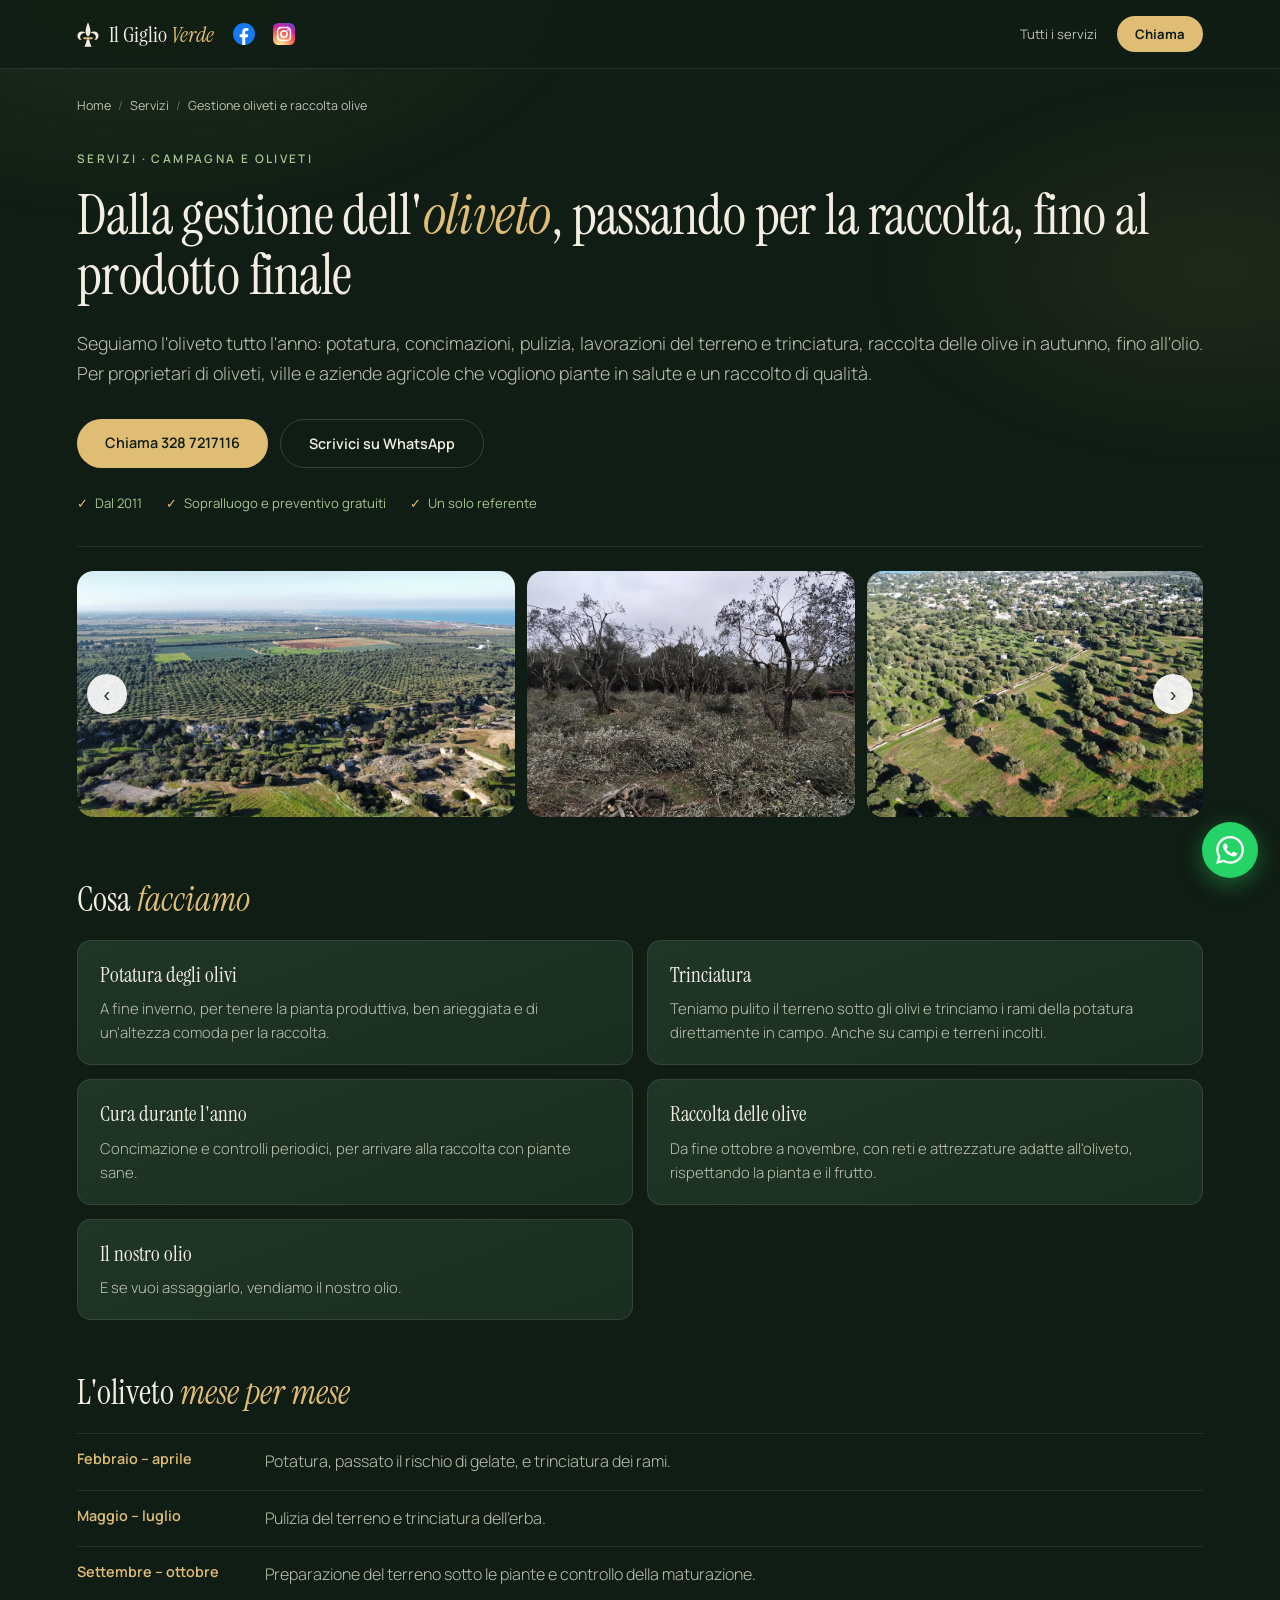
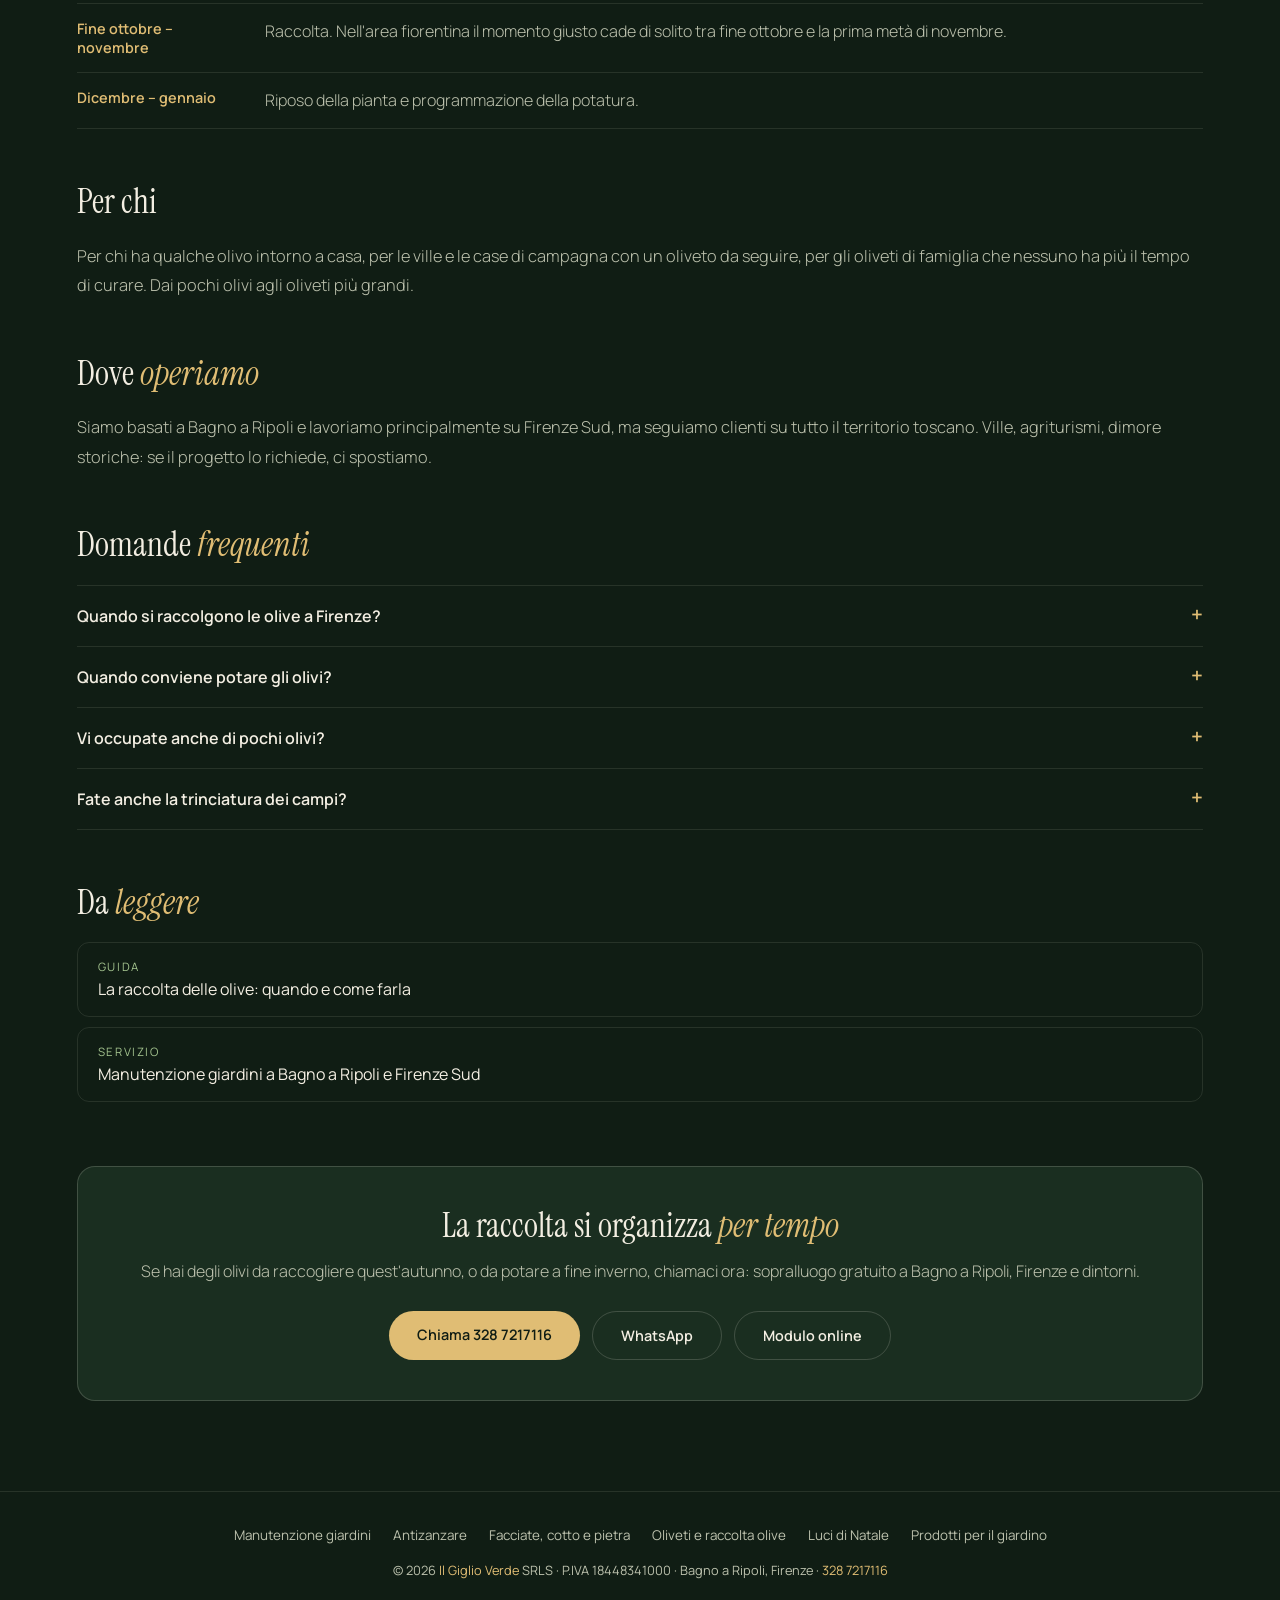
<file: oliveti-raccolta-olive-firenze.html>
<!DOCTYPE html>
<html lang="it">
<head>
<meta charset="UTF-8">
<meta name="viewport" content="width=device-width, initial-scale=1.0">
<title>Gestione oliveti e raccolta olive a Firenze | Il Giglio Verde</title>
<meta name="description" content="Potatura, cura dell'oliveto, trinciatura e raccolta delle olive a Bagno a Ripoli, Firenze e dintorni. Per pochi olivi o per oliveti interi. Sopralluogo gratuito.">
<!-- Google tag (gtag.js) -->
<script async src="https://www.googletagmanager.com/gtag/js?id=G-GYQ426DJKF"></script>
<script>
  window.dataLayer = window.dataLayer || [];
  function gtag(){dataLayer.push(arguments);}
  gtag('js', new Date());
  gtag('config', 'G-GYQ426DJKF');
</script>
<link rel="canonical" href="https://www.giglioverde.com/oliveti-raccolta-olive-firenze.html">
<meta property="og:type" content="website">
<meta property="og:site_name" content="Il Giglio Verde">
<meta property="og:locale" content="it_IT">
<meta property="og:url" content="https://www.giglioverde.com/oliveti-raccolta-olive-firenze.html">
<meta property="og:title" content="Gestione oliveti e raccolta olive a Firenze | Il Giglio Verde">
<meta property="og:description" content="Potatura, cura dell'oliveto, trinciatura e raccolta delle olive a Bagno a Ripoli, Firenze e dintorni. Per pochi olivi o per oliveti interi. Sopralluogo gratuito.">
<meta property="og:image" content="https://www.giglioverde.com/og-image.jpg">
<meta property="og:image:width" content="1200">
<meta property="og:image:height" content="630">
<meta property="og:image:alt" content="Il giglio del marchio e il nome Il Giglio Verde">
<meta name="twitter:card" content="summary_large_image">
<link rel="icon" href="/Sito-favicon.svg" type="image/svg+xml">
<link rel="icon" href="/Sito-favicon.ico" sizes="any">
<link rel="apple-touch-icon" href="/Sito-icona-iPhone-180.png">
<link rel="manifest" href="/site.webmanifest">
<meta name="theme-color" content="#101d14">
<link rel="preconnect" href="https://fonts.googleapis.com">
<link rel="preconnect" href="https://fonts.gstatic.com" crossorigin>
<link href="https://fonts.googleapis.com/css2?family=Instrument+Serif:ital@0;1&family=Manrope:wght@300;400;500;600;700&display=swap" rel="stylesheet">
<style>
  :root {
    --bg: #101d14; --bg-2: #14241a; --bg-soft: #1a2e20; --bg-card: #1f3526;
    --cream: #f3eee2; --cream-dim: #bcc1ad; --sage: #a4c48f;
    --gold: #e0bd74; --gold-soft: #efd9a3; --line: rgba(243,238,226,0.1); --line-2: rgba(243,238,226,0.18);
  }
  * { margin: 0; padding: 0; box-sizing: border-box; }
  html { scroll-behavior: smooth; }
  body { font-family: 'Manrope', sans-serif; background: var(--bg); color: var(--cream); -webkit-font-smoothing: antialiased; }
  body::before { content: ''; position: fixed; inset: 0; z-index: -1; pointer-events: none;
    background: radial-gradient(60vw 50vh at 12% -5%, rgba(123,162,101,0.14), transparent 60%), radial-gradient(50vw 40vh at 95% 30%, rgba(224,189,116,0.08), transparent 55%); }
  a { color: var(--gold); }
  nav { position: sticky; top: 0; z-index: 100; padding: 16px 6%; display: flex; justify-content: space-between; align-items: center; gap: 16px; background: rgba(16,29,20,0.9); backdrop-filter: blur(16px); border-bottom: 1px solid var(--line); }
  .logo { font-family: 'Instrument Serif', serif; font-size: 1.4rem; text-decoration: none; color: var(--cream); display: flex; align-items: center; gap: 10px; }
  .logo i { font-style: italic; color: var(--gold); }
  .logo .giglio { width: 22px; height: 25px; flex-shrink: 0; }
  .nav-r { display: flex; align-items: center; gap: 20px; }
  .back-btn { font-size: 0.82rem; color: var(--cream-dim); text-decoration: none; transition: color 0.25s; }
  .back-btn:hover { color: var(--gold); }
  .nav-call { font-size: 0.82rem; font-weight: 700; color: var(--bg); background: var(--gold); padding: 9px 18px; border-radius: 100px; text-decoration: none; white-space: nowrap; }
  .nav-call:hover { background: var(--gold-soft); }
  .crumbs { margin: 0 auto; padding: 28px 6% 0; font-size: 0.78rem; color: var(--cream-dim); }
  .crumbs a { color: var(--cream-dim); text-decoration: none; }
  .crumbs a:hover { color: var(--gold); }
  .crumbs .sep { opacity: 0.45; margin: 0 7px; }
  .svc-hero { margin: 0 auto; padding: 36px 6% 0; }
  .cat { font-size: 0.74rem; letter-spacing: 0.2em; text-transform: uppercase; color: var(--sage); margin-bottom: 18px; font-weight: 600; }
  h1 { font-family: 'Instrument Serif', serif; font-size: clamp(2.1rem, 5.4vw, 3.5rem); font-weight: 400; line-height: 1.08; margin-bottom: 22px; letter-spacing: -0.01em; }
  h1 i { font-style: italic; color: var(--gold); }
  .lead { font-size: 1.12rem; line-height: 1.7; color: var(--cream-dim); font-weight: 300; margin-bottom: 30px; }
  .azioni { display: flex; flex-wrap: wrap; gap: 12px; margin-bottom: 26px; }
  .btn { display: inline-block; padding: 14px 28px; border-radius: 100px; font-size: 0.9rem; font-weight: 600; text-decoration: none; transition: all 0.3s; }
  .btn-fill { background: var(--gold); color: var(--bg); }
  .btn-fill:hover { background: var(--gold-soft); transform: translateY(-2px); }
  .btn-ghost { border: 1px solid var(--line-2); color: var(--cream); }
  .btn-ghost:hover { border-color: var(--cream); background: rgba(243,238,226,0.05); }
  .fatti { display: flex; flex-wrap: wrap; gap: 8px 24px; font-size: 0.82rem; color: var(--sage); padding-bottom: 34px; border-bottom: 1px solid var(--line); }
  .fatti span::before { content: '✓'; color: var(--gold); margin-right: 7px; }
  main { margin: 0 auto; padding: 10px 6% 90px; }
  main > p, .sez > p { font-size: 1.02rem; line-height: 1.8; color: var(--cream-dim); font-weight: 300; margin-bottom: 24px; }
  main h2 { font-family: 'Instrument Serif', serif; font-size: clamp(1.6rem, 3.6vw, 2.1rem); font-weight: 400; color: var(--cream); margin: 54px 0 20px; line-height: 1.15; }
  main h2 i { font-style: italic; color: var(--gold); }
  main strong { color: var(--cream); font-weight: 600; }
  .schede { display: grid; grid-template-columns: 1fr 1fr; gap: 14px; }
  .scheda { background: linear-gradient(160deg, var(--bg-card), var(--bg-soft)); border: 1px solid var(--line); border-radius: 14px; padding: 22px 22px 20px; }
  .scheda h3 { font-family: 'Instrument Serif', serif; font-size: 1.32rem; font-weight: 400; color: var(--cream); margin-bottom: 8px; line-height: 1.2; }
  .scheda p { font-size: 0.93rem; line-height: 1.62; color: var(--cream-dim); font-weight: 300; }
  .lista { list-style: none; margin: 0 0 10px; }
  .lista li { padding: 16px 0 16px 30px; border-bottom: 1px solid var(--line); position: relative; font-size: 1rem; line-height: 1.65; color: var(--cream-dim); font-weight: 300; }
  .lista li::before { content: '✦'; position: absolute; left: 2px; top: 16px; color: var(--sage); font-size: 0.85rem; }
  .passi { list-style: none; counter-reset: passo; }
  .passi li { counter-increment: passo; position: relative; padding: 2px 0 22px 56px; font-size: 1rem; line-height: 1.65; color: var(--cream-dim); font-weight: 300; }
  .passi li::before { content: counter(passo); position: absolute; left: 0; top: 0; width: 36px; height: 36px; border-radius: 50%; border: 1px solid var(--gold); color: var(--gold); display: flex; align-items: center; justify-content: center; font-family: 'Instrument Serif', serif; font-size: 1.15rem; }
  .cal { border-top: 1px solid var(--line); }
  .cal div { display: grid; grid-template-columns: 170px 1fr; gap: 18px; padding: 15px 0; border-bottom: 1px solid var(--line); }
  .cal dt { color: var(--gold); font-weight: 600; font-size: 0.9rem; }
  .cal dd { color: var(--cream-dim); font-weight: 300; line-height: 1.6; }
  .pills { display: flex; flex-wrap: wrap; gap: 8px; margin-bottom: 22px; }
  .pill { border: 1px solid var(--line-2); padding: 8px 16px; border-radius: 100px; font-size: 0.85rem; color: var(--cream-dim); }
  details { border-bottom: 1px solid var(--line); padding: 18px 0; }
  details:first-of-type { border-top: 1px solid var(--line); }
  summary { cursor: pointer; font-weight: 600; color: var(--cream); list-style: none; display: flex; justify-content: space-between; gap: 16px; line-height: 1.5; }
  summary::-webkit-details-marker { display: none; }
  summary::after { content: '+'; color: var(--gold); font-size: 1.3rem; line-height: 1; }
  details[open] summary::after { content: '–'; }
  details p { margin-top: 12px; color: var(--cream-dim); font-weight: 300; line-height: 1.75; }
  .letture { display: grid; gap: 10px; }
  .letture a { display: block; padding: 16px 20px; border: 1px solid var(--line); border-radius: 12px; text-decoration: none; color: var(--cream); transition: border-color 0.25s; }
  .letture a:hover { border-color: var(--gold); }
  .letture small { display: block; font-size: 0.72rem; letter-spacing: 0.14em; text-transform: uppercase; color: var(--sage); margin-bottom: 4px; }
  .cta { background: var(--bg-soft); border: 1px solid var(--line-2); border-radius: 18px; padding: 40px 32px; text-align: center; margin-top: 64px; }
  .cta h2 { margin: 0 0 12px; }
  .cta p { color: var(--cream-dim); font-weight: 300; line-height: 1.7; margin-bottom: 26px; }
  .cta .azioni { justify-content: center; margin-bottom: 0; }
  footer { border-top: 1px solid var(--line); padding: 34px 6%; text-align: center; }
  footer p { font-size: 0.8rem; color: var(--cream-dim); line-height: 1.7; }
  footer a { color: var(--gold); text-decoration: none; }
  .foot-servizi { display: flex; flex-wrap: wrap; justify-content: center; gap: 8px 22px; margin-bottom: 16px; }
  .foot-servizi a { color: var(--cream-dim); font-size: 0.84rem; }
  .foot-servizi a:hover { color: var(--gold); }
  .hero-img-wrap { padding: 24px 6% 0; }
  .hero-img { width: 100%; aspect-ratio: 16/7; object-fit: cover; border-radius: 16px; display: block; }
  .carosello { position: relative; height: max(170px, calc(88vw * 7 / 32)); }
  .car-track { display: flex; gap: 12px; height: 100%; overflow-x: auto; scroll-snap-type: x mandatory; scroll-behavior: smooth; scrollbar-width: none; border-radius: 16px; }
  .car-track::-webkit-scrollbar { display: none; }
  .car-track img { height: 100%; width: auto; flex: 0 0 auto; object-fit: cover; border-radius: 16px; scroll-snap-align: start; display: block; }
  .car-btn { position: absolute; top: 50%; transform: translateY(-50%); width: 40px; height: 40px; border-radius: 50%; border: 0; background: rgba(255,255,255,0.9); color: #1f3a2b; font-size: 20px; line-height: 1; cursor: pointer; box-shadow: 0 2px 10px rgba(0,0,0,0.18); }
  .car-btn.prev { left: 10px; } .car-btn.next { right: 10px; }
  .wa { position: fixed; bottom: 22px; right: 22px; z-index: 99; width: 56px; height: 56px; background: #25d366; border-radius: 50%; display: flex; align-items: center; justify-content: center; box-shadow: 0 6px 22px rgba(37,211,102,0.4); transition: transform 0.25s; }
  .wa:hover { transform: scale(1.08); }
  .wa svg { width: 28px; height: 28px; fill: #fff; }
  @media screen and (max-width: 640px) {
    .logo { white-space: nowrap; }
    .logo-riga { gap: 2px; }
    .social { margin-left: 0; gap: 0; }
    .social a { width: 32px; height: 32px; }
    .nav-r { gap: 10px; }
    .back-btn { display: none; }
    .schede { grid-template-columns: 1fr; }
    .cal div { grid-template-columns: 1fr; gap: 4px; }
    .cta { padding: 32px 20px; }
    footer { padding-bottom: 96px; }
    .btn { width: 100%; text-align: center; }
  }
  .logo-riga { display: inline-flex; align-items: center; gap: 6px; }
  .social { display: inline-flex; align-items: center; gap: 4px; margin-left: 6px; }
  .social a { display: inline-flex; width: 36px; height: 36px; align-items: center; justify-content: center; border-radius: 50%; color: var(--cream-dim); transition: transform .2s; }
  .social a:hover { transform: scale(1.1); }
  .social svg { width: 22px; height: 22px; }
  </style>
<script type="application/ld+json">
[
  {
    "@context": "https://schema.org",
    "@type": "Service",
    "name": "Gestione oliveti e raccolta olive",
    "serviceType": "Gestione oliveti e raccolta olive",
    "url": "https://www.giglioverde.com/oliveti-raccolta-olive-firenze.html",
    "description": "Potatura, cura dell'oliveto, trinciatura e raccolta delle olive a Bagno a Ripoli, Firenze e dintorni. Per pochi olivi o per oliveti interi. Sopralluogo gratuito.",
    "provider": {
      "@type": "HomeAndConstructionBusiness",
      "@id": "https://www.giglioverde.com/#ditta",
      "name": "Il Giglio Verde",
      "url": "https://www.giglioverde.com/",
      "telephone": "+39 328 721 7116"
    },
    "areaServed": [
      {
        "@type": "City",
        "name": "Bagno a Ripoli"
      },
      {
        "@type": "City",
        "name": "Firenze"
      },
      {
        "@type": "City",
        "name": "Fiesole"
      },
      {
        "@type": "City",
        "name": "Pontassieve"
      },
      {
        "@type": "City",
        "name": "Rignano sull'Arno"
      },
      {
        "@type": "City",
        "name": "Greve in Chianti"
      }
    ]
  },
  {
    "@context": "https://schema.org",
    "@type": "BreadcrumbList",
    "itemListElement": [
      {
        "@type": "ListItem",
        "position": 1,
        "name": "Home",
        "item": "https://www.giglioverde.com/"
      },
      {
        "@type": "ListItem",
        "position": 2,
        "name": "Gestione oliveti e raccolta olive",
        "item": "https://www.giglioverde.com/oliveti-raccolta-olive-firenze.html"
      }
    ]
  }
]
</script>
</head>
<body>

<nav>
  <span class="logo-riga"><a href="/" class="logo"><svg class="giglio" viewBox="4 4 52 58" aria-hidden="true" focusable="false"><g fill="#f3eee2"><path d="M30 4C33.8 13 35.8 20 35.8 26.5C35.8 31.5 33.6 35.5 30 38C26.4 35.5 24.2 31.5 24.2 26.5C24.2 20 26.2 13 30 4Z"/><path d="M24.6 28.5C19 25.5 12.5 25 8.5 28.5C4 32.5 4 40.5 8.5 44C10.5 45.5 13 45.8 14.8 45C11.5 42.5 10.5 38 12.5 34.5C14.3 31.4 19 29.6 24.6 28.5Z"/><path d="M35.4 28.5C41 25.5 47.5 25 51.5 28.5C56 32.5 56 40.5 51.5 44C49.5 45.5 47 45.8 45.2 45C48.5 42.5 49.5 38 47.5 34.5C45.7 31.4 41 29.6 35.4 28.5Z"/><path d="M27.6 44.3H32.4C33.8 51 35.8 57 38.4 62H21.6C24.2 57 26.2 51 27.6 44.3Z"/></g><rect x="18.6" y="39.4" width="22.8" height="5" rx="2.5" fill="#e0bd74"/></svg><span>Il Giglio <i>Verde</i></span></a><span class="social"><a href="https://www.facebook.com/GiglioVerdeGiardini" target="_blank" rel="noopener" aria-label="Il Giglio Verde su Facebook"><svg viewBox="0 0 24 24" aria-hidden="true" focusable="false"><circle cx="12" cy="12" r="12" fill="#1877F2"/><path fill="#fff" d="M13.4 24v-8.5h2.8l.4-3.3h-3.2v-2.1c0-1 .3-1.6 1.7-1.6h1.7V5.6c-.3 0-1.3-.1-2.5-.1-2.5 0-4.2 1.5-4.2 4.3v2.4H7.3v3.3h2.8V24z"/></svg></a><a href="https://www.instagram.com/giglioverdegiardini" target="_blank" rel="noopener" aria-label="Il Giglio Verde su Instagram"><svg viewBox="0 0 24 24" aria-hidden="true" focusable="false"><defs><radialGradient id="ig-grad" cx="30%" cy="107%" r="150%"><stop offset="0" stop-color="#fdf497"/><stop offset=".05" stop-color="#fdf497"/><stop offset=".45" stop-color="#fd5949"/><stop offset=".6" stop-color="#d6249f"/><stop offset=".9" stop-color="#285AEB"/></radialGradient></defs><rect width="24" height="24" rx="6" fill="url(#ig-grad)"/><rect x="5" y="5" width="14" height="14" rx="4" fill="none" stroke="#fff" stroke-width="1.7"/><circle cx="12" cy="12" r="3.4" fill="none" stroke="#fff" stroke-width="1.7"/><circle cx="16.4" cy="7.6" r="1" fill="#fff"/></svg></a></span></span>
  <div class="nav-r">
    <a href="/#settori" class="back-btn">Tutti i servizi</a>
    <a href="tel:+393287217116" class="nav-call">Chiama</a>
  </div>
</nav>

<div class="crumbs"><a href="/">Home</a><span class="sep">/</span><a href="/#settori">Servizi</a><span class="sep">/</span><span aria-current="page">Gestione oliveti e raccolta olive</span></div>

<header class="svc-hero">
  <div class="cat">Servizi · Campagna e oliveti</div>
  <h1>Dalla gestione dell'<i>oliveto</i>, passando per la raccolta, fino al prodotto finale</h1>
  <p class="lead">Seguiamo l'oliveto tutto l'anno: potatura, concimazioni, pulizia, lavorazioni del terreno e trinciatura, raccolta delle olive in autunno, fino all'olio. Per proprietari di oliveti, ville e aziende agricole che vogliono piante in salute e un raccolto di qualità.</p>
  <div class="azioni">
    <a class="btn btn-fill" href="tel:+393287217116">Chiama 328 7217116</a>
    <a class="btn btn-ghost" href="https://wa.me/393287217116?text=Buongiorno%2C%20vorrei%20informazioni%20per%20l%27oliveto%20e%20la%20raccolta%20delle%20olive." target="_blank" rel="noopener">Scrivici su WhatsApp</a>
  </div>
  <div class="fatti"><span>Dal 2011</span><span>Sopralluogo e preventivo gratuiti</span><span>Un solo referente</span></div>
</header>
<div class="hero-img-wrap">
  <div class="carosello" aria-label="Lavori negli oliveti">
    <div class="car-track">
      <img src="/img/lavori/oliveto-drone-filari.webp" alt="Veduta aerea di un grande oliveto a filari" width="1138" height="640" loading="eager">
      <img src="/img/lavori/oliveto-potatura.webp" alt="Oliveto dopo la potatura, con le ramaglie a terra" width="853" height="640">
      <img src="/img/lavori/oliveto-drone-campo.webp" alt="Veduta aerea di olivi secolari su prato" width="1138" height="640">
      <img src="/img/lavori/olivi-potatura-giardino.webp" alt="Potatura di olivi in un giardino condominiale" width="853" height="640">
    </div>
    <button class="car-btn prev" type="button" aria-label="Foto precedente">&#8249;</button>
    <button class="car-btn next" type="button" aria-label="Foto successiva">&#8250;</button>
  </div>
  <script>
  (function(){
    var c=document.currentScript.previousElementSibling, t=c.querySelector('.car-track');
    function passo(dir){
      var imgs=t.querySelectorAll('img'), x=t.scrollLeft, fine=t.scrollWidth-t.clientWidth-4;
      if(dir>0 && x>=fine){ t.scrollTo({left:0}); return; }
      if(dir<0 && x<=4){ t.scrollTo({left:fine}); return; }
      for(var i=0;i<imgs.length;i++){ var o=imgs[i].offsetLeft-t.offsetLeft;
        if(dir>0 && o>x+4){ t.scrollTo({left:o}); return; } }
      for(var j=imgs.length-1;j>=0;j--){ var o2=imgs[j].offsetLeft-t.offsetLeft;
        if(dir<0 && o2<x-4){ t.scrollTo({left:o2}); return; } }
    }
    c.querySelector('.next').onclick=function(){passo(1)};
    c.querySelector('.prev').onclick=function(){passo(-1)};
    if(!window.matchMedia('(prefers-reduced-motion: reduce)').matches){
      var pausa=false; c.onmouseenter=function(){pausa=true}; c.onmouseleave=function(){pausa=false};
      t.addEventListener('touchstart',function(){pausa=true},{passive:true});
      setInterval(function(){ if(!pausa) passo(1); },3500);
    }
  })();
  </script>
</div>

<main>
  <h2>Cosa <i>facciamo</i></h2>
  <div class="schede">
    <div class="scheda"><h3>Potatura degli olivi</h3><p>A fine inverno, per tenere la pianta produttiva, ben arieggiata e di un'altezza comoda per la raccolta.</p></div>
    <div class="scheda"><h3>Trinciatura</h3><p>Teniamo pulito il terreno sotto gli olivi e trinciamo i rami della potatura direttamente in campo. Anche su campi e terreni incolti.</p></div>
    <div class="scheda"><h3>Cura durante l'anno</h3><p>Concimazione e controlli periodici, per arrivare alla raccolta con piante sane.</p></div>
    <div class="scheda"><h3>Raccolta delle olive</h3><p>Da fine ottobre a novembre, con reti e attrezzature adatte all'oliveto, rispettando la pianta e il frutto.</p></div>
    <div class="scheda"><h3>Il nostro olio</h3><p>E se vuoi assaggiarlo, vendiamo il nostro olio.</p></div>
  </div>

  <h2>L'oliveto <i>mese per mese</i></h2>
  <dl class="cal">
    <div><dt>Febbraio – aprile</dt><dd>Potatura, passato il rischio di gelate, e trinciatura dei rami.</dd></div>
    <div><dt>Maggio – luglio</dt><dd>Pulizia del terreno e trinciatura dell'erba.</dd></div>
    <div><dt>Settembre – ottobre</dt><dd>Preparazione del terreno sotto le piante e controllo della maturazione.</dd></div>
    <div><dt>Fine ottobre – novembre</dt><dd>Raccolta. Nell'area fiorentina il momento giusto cade di solito tra fine ottobre e la prima metà di novembre.</dd></div>
    <div><dt>Dicembre – gennaio</dt><dd>Riposo della pianta e programmazione della potatura.</dd></div>
  </dl>

  <h2>Per chi</h2>
  <p>Per chi ha qualche olivo intorno a casa, per le ville e le case di campagna con un oliveto da seguire, per gli oliveti di famiglia che nessuno ha più il tempo di curare. Dai pochi olivi agli oliveti più grandi.</p>

  <h2>Dove <i>operiamo</i></h2>
  <p>Siamo basati a Bagno a Ripoli e lavoriamo principalmente su Firenze Sud, ma seguiamo clienti su tutto il territorio toscano. Ville, agriturismi, dimore storiche: se il progetto lo richiede, ci spostiamo.</p>

  <h2>Domande <i>frequenti</i></h2>
  <details><summary>Quando si raccolgono le olive a Firenze?</summary><p>Di solito tra fine ottobre e la prima metà di novembre, ma dipende da varietà, esposizione e annata: la data giusta si decide guardando le olive.</p></details>
  <details><summary>Quando conviene potare gli olivi?</summary><p>A fine inverno, passato il rischio di gelate: di solito tra febbraio e aprile.</p></details>
  <details><summary>Vi occupate anche di pochi olivi?</summary><p>Sì. Anche un piccolo oliveto intorno a casa merita una potatura fatta bene e una raccolta nei tempi giusti.</p></details>
  <details><summary>Fate anche la trinciatura dei campi?</summary><p>Sì, sia sotto gli olivi sia su campi e terreni incolti.</p></details>

  <h2>Da <i>leggere</i></h2>
  <div class="letture">
    <a href="/articolo-raccolta-olive.html"><small>Guida</small>La raccolta delle olive: quando e come farla</a>
    <a href="/manutenzione-giardini-firenze.html"><small>Servizio</small>Manutenzione giardini a Bagno a Ripoli e Firenze Sud</a>
  </div>

  <div class="cta">
    <h2>La raccolta si organizza <i>per tempo</i></h2>
    <p>Se hai degli olivi da raccogliere quest'autunno, o da potare a fine inverno, chiamaci ora: sopralluogo gratuito a Bagno a Ripoli, Firenze e dintorni.</p>
    <div class="azioni">
      <a class="btn btn-fill" href="tel:+393287217116">Chiama 328 7217116</a>
      <a class="btn btn-ghost" href="https://wa.me/393287217116?text=Buongiorno%2C%20vorrei%20informazioni%20per%20l%27oliveto%20e%20la%20raccolta%20delle%20olive." target="_blank" rel="noopener">WhatsApp</a>
      <a class="btn btn-ghost" href="/#contatti">Modulo online</a>
    </div>
  </div>
</main>

<footer>
  <div class="foot-servizi">
    <a href="/manutenzione-giardini-firenze.html">Manutenzione giardini</a>
    <a href="/antizanzare-firenze.html">Antizanzare</a>
    <a href="/facciate-cotto-pietra-firenze.html">Facciate, cotto e pietra</a>
    <a href="/oliveti-raccolta-olive-firenze.html">Oliveti e raccolta olive</a>
    <a href="/luci-natalizie-firenze.html">Luci di Natale</a>
    <a href="/prodotti-giardino-firenze.html">Prodotti per il giardino</a>
  </div>
  <p>© <span class="anno">2026</span> <a href="/">Il Giglio Verde</a> SRLS · P.IVA 18448341000 · Bagno a Ripoli, Firenze · <a href="tel:+393287217116">328 7217116</a></p>
</footer>

<a href="https://wa.me/393287217116?text=Buongiorno%2C%20vorrei%20informazioni%20per%20l%27oliveto%20e%20la%20raccolta%20delle%20olive." class="wa" target="_blank" rel="noopener" aria-label="Scrivici su WhatsApp"><svg viewBox="0 0 24 24"><path d="M17.472 14.382c-.297-.149-1.758-.867-2.03-.967-.273-.099-.471-.148-.67.15-.197.297-.767.966-.94 1.164-.173.199-.347.223-.644.075-.297-.15-1.255-.463-2.39-1.475-.883-.788-1.48-1.761-1.653-2.059-.173-.297-.018-.458.13-.606.134-.133.298-.347.446-.52.149-.174.198-.298.298-.497.099-.198.05-.371-.025-.52-.075-.149-.669-1.612-.916-2.207-.242-.579-.487-.5-.669-.51-.173-.008-.371-.01-.57-.01-.198 0-.52.074-.792.372-.272.297-1.04 1.016-1.04 2.479 0 1.462 1.065 2.875 1.213 3.074.149.198 2.096 3.2 5.077 4.487.709.306 1.262.489 1.694.625.712.227 1.36.195 1.871.118.571-.085 1.758-.719 2.006-1.413.248-.694.248-1.289.173-1.413-.074-.124-.272-.198-.57-.347m-5.421 7.403h-.004a9.87 9.87 0 01-5.031-1.378l-.361-.214-3.741.982.998-3.648-.235-.374a9.86 9.86 0 01-1.51-5.26c.001-5.45 4.436-9.884 9.888-9.884 2.64 0 5.122 1.03 6.988 2.898a9.825 9.825 0 012.893 6.994c-.003 5.45-4.437 9.884-9.885 9.884m8.413-18.297A11.815 11.815 0 0012.05 0C5.495 0 .16 5.335.157 11.892c0 2.096.547 4.142 1.588 5.945L.057 24l6.305-1.654a11.882 11.882 0 005.683 1.448h.005c6.554 0 11.89-5.335 11.893-11.893a11.821 11.821 0 00-3.48-8.413z"/></svg></a>

<script>
(function(){
  document.querySelectorAll('.anno').forEach(function(el){ el.textContent = new Date().getFullYear(); });
  document.addEventListener('click', function(e){
    var a = e.target.closest ? e.target.closest('a[href]') : null;
    if (!a || typeof gtag !== 'function') return;
    var h = a.getAttribute('href') || '';
    if (h.indexOf('tel:') === 0) gtag('event', 'clic_telefono');
    else if (h.indexOf('wa.me') > -1) gtag('event', 'clic_whatsapp');
    else if (h.indexOf('mailto:') === 0) gtag('event', 'clic_email');
  });
})();
</script>
</body>
</html>
</file>
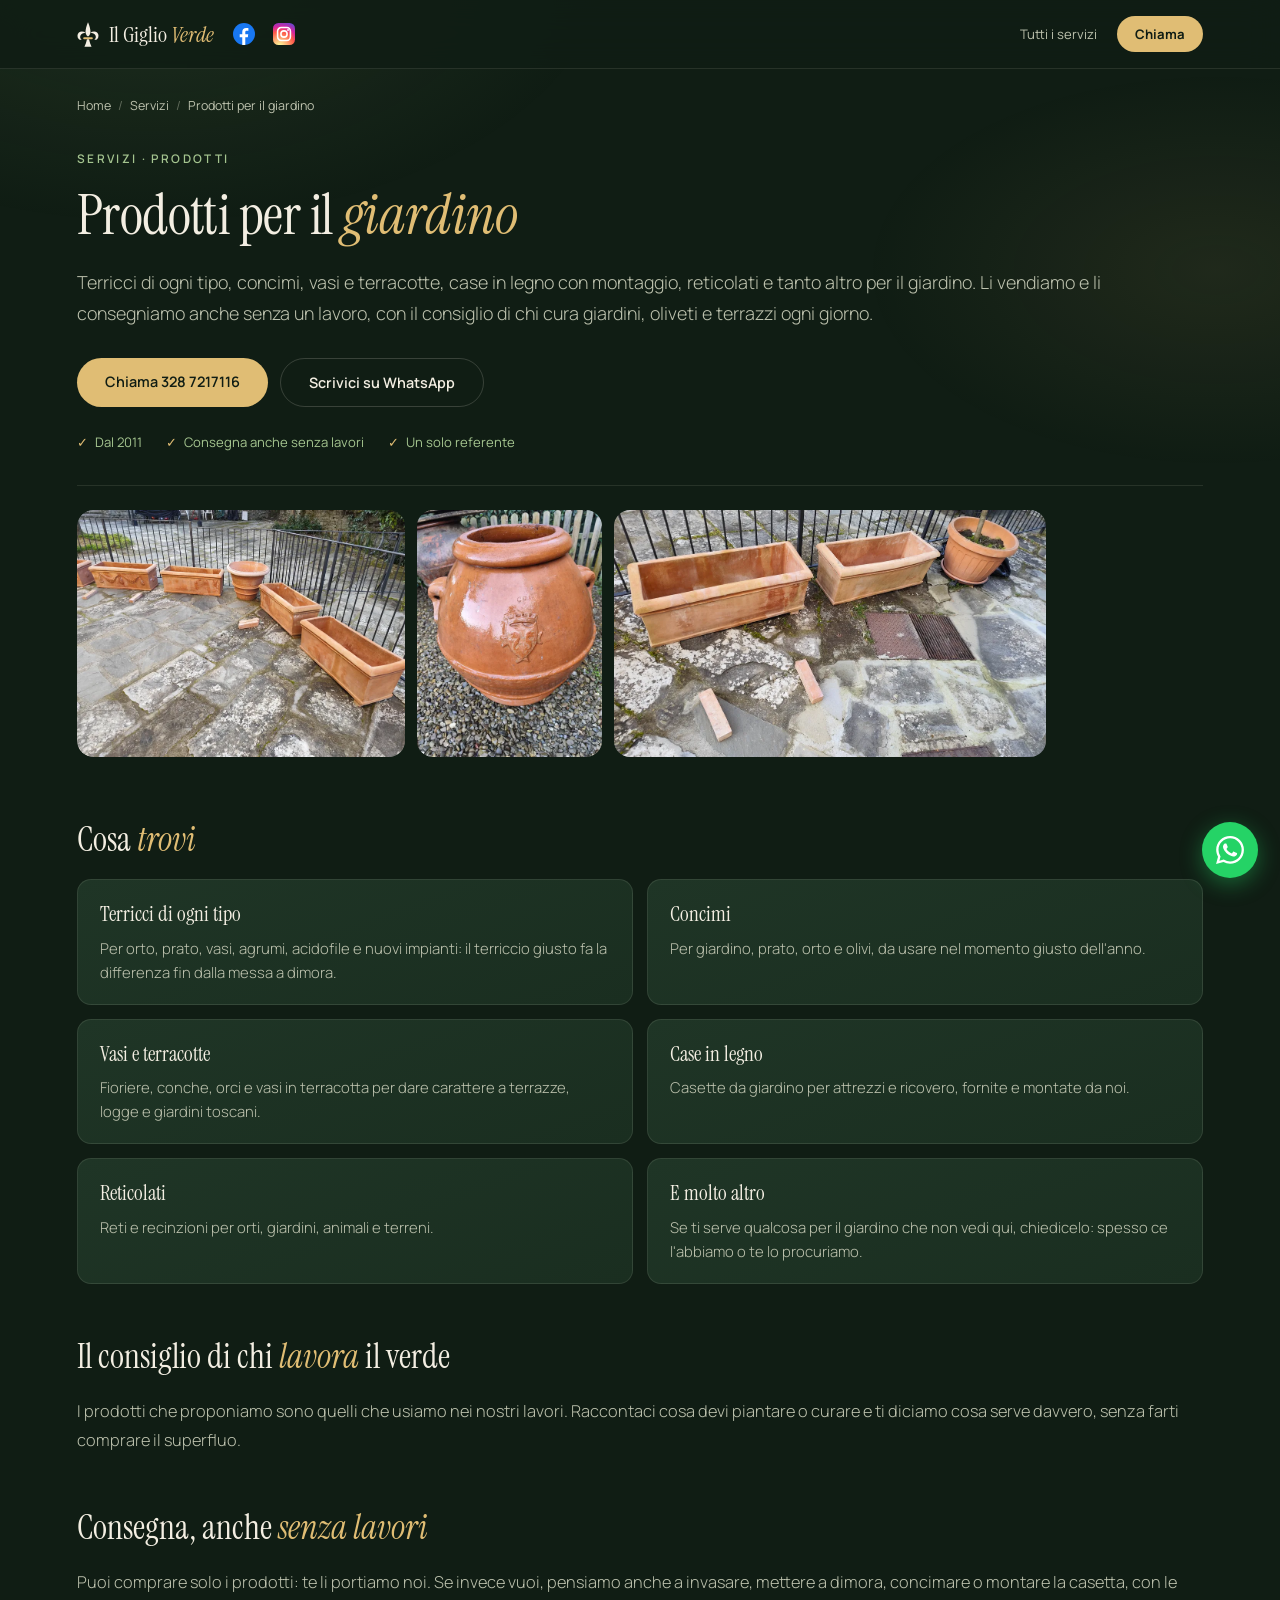
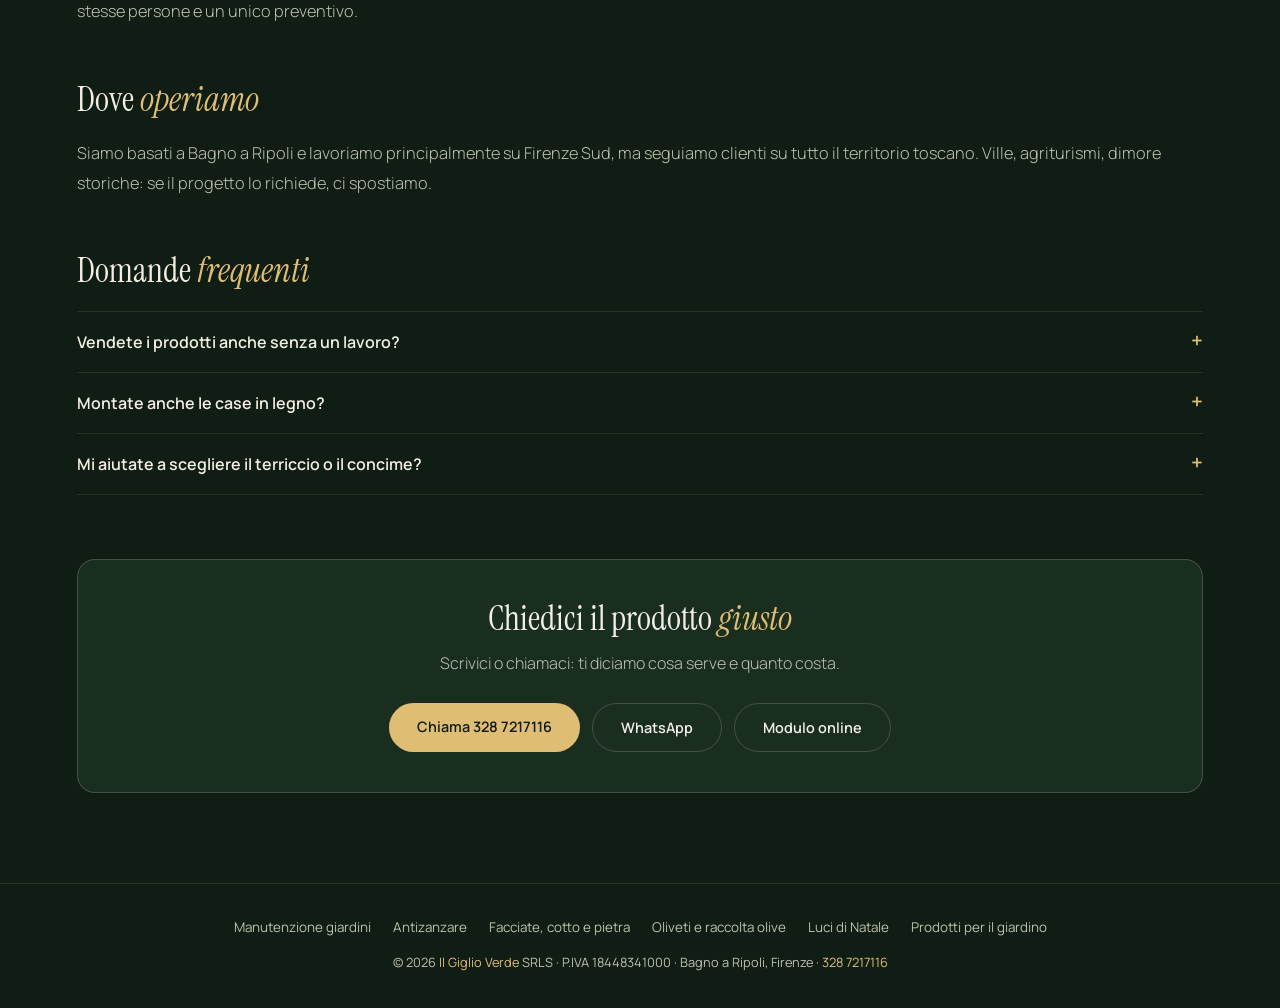
<file: prodotti-giardino-firenze.html>
<!DOCTYPE html>
<html lang="it">
<head>
<meta charset="UTF-8">
<meta name="viewport" content="width=device-width, initial-scale=1.0">
<title>Prodotti per il giardino a Firenze: terricci, concimi, vasi e terracotte | Il Giglio Verde</title>
<meta name="description" content="Terricci di ogni tipo, concimi, vasi e terracotte, case in legno con montaggio, reticolati e molto altro, con consegna anche senza lavori. Bagno a Ripoli, Firenze Sud e Toscana.">
<!-- Google tag (gtag.js) -->
<script async src="https://www.googletagmanager.com/gtag/js?id=G-GYQ426DJKF"></script>
<script>
  window.dataLayer = window.dataLayer || [];
  function gtag(){dataLayer.push(arguments);}
  gtag('js', new Date());
  gtag('config', 'G-GYQ426DJKF');
</script>
<link rel="canonical" href="https://www.giglioverde.com/prodotti-giardino-firenze.html">
<meta property="og:type" content="website">
<meta property="og:site_name" content="Il Giglio Verde">
<meta property="og:locale" content="it_IT">
<meta property="og:url" content="https://www.giglioverde.com/prodotti-giardino-firenze.html">
<meta property="og:title" content="Prodotti per il giardino a Firenze: terricci, concimi, vasi e terracotte | Il Giglio Verde">
<meta property="og:description" content="Terricci di ogni tipo, concimi, vasi e terracotte, case in legno con montaggio, reticolati e molto altro, con consegna anche senza lavori. Bagno a Ripoli, Firenze Sud e Toscana.">
<meta property="og:image" content="https://www.giglioverde.com/og-image.jpg">
<meta property="og:image:width" content="1200">
<meta property="og:image:height" content="630">
<meta property="og:image:alt" content="Il giglio del marchio e il nome Il Giglio Verde">
<meta name="twitter:card" content="summary_large_image">
<link rel="icon" href="/Sito-favicon.svg" type="image/svg+xml">
<link rel="icon" href="/Sito-favicon.ico" sizes="any">
<link rel="apple-touch-icon" href="/Sito-icona-iPhone-180.png">
<link rel="manifest" href="/site.webmanifest">
<meta name="theme-color" content="#101d14">
<link rel="preconnect" href="https://fonts.googleapis.com">
<link rel="preconnect" href="https://fonts.gstatic.com" crossorigin>
<link href="https://fonts.googleapis.com/css2?family=Instrument+Serif:ital@0;1&family=Manrope:wght@300;400;500;600;700&display=swap" rel="stylesheet">
<style>
  :root {
    --bg: #101d14; --bg-2: #14241a; --bg-soft: #1a2e20; --bg-card: #1f3526;
    --cream: #f3eee2; --cream-dim: #bcc1ad; --sage: #a4c48f;
    --gold: #e0bd74; --gold-soft: #efd9a3; --line: rgba(243,238,226,0.1); --line-2: rgba(243,238,226,0.18);
  }
  * { margin: 0; padding: 0; box-sizing: border-box; }
  html { scroll-behavior: smooth; }
  body { font-family: 'Manrope', sans-serif; background: var(--bg); color: var(--cream); -webkit-font-smoothing: antialiased; }
  body::before { content: ''; position: fixed; inset: 0; z-index: -1; pointer-events: none;
    background: radial-gradient(60vw 50vh at 12% -5%, rgba(123,162,101,0.14), transparent 60%), radial-gradient(50vw 40vh at 95% 30%, rgba(224,189,116,0.08), transparent 55%); }
  a { color: var(--gold); }
  nav { position: sticky; top: 0; z-index: 100; padding: 16px 6%; display: flex; justify-content: space-between; align-items: center; gap: 16px; background: rgba(16,29,20,0.9); backdrop-filter: blur(16px); border-bottom: 1px solid var(--line); }
  .logo { font-family: 'Instrument Serif', serif; font-size: 1.4rem; text-decoration: none; color: var(--cream); display: flex; align-items: center; gap: 10px; }
  .logo i { font-style: italic; color: var(--gold); }
  .logo .giglio { width: 22px; height: 25px; flex-shrink: 0; }
  .nav-r { display: flex; align-items: center; gap: 20px; }
  .back-btn { font-size: 0.82rem; color: var(--cream-dim); text-decoration: none; transition: color 0.25s; }
  .back-btn:hover { color: var(--gold); }
  .nav-call { font-size: 0.82rem; font-weight: 700; color: var(--bg); background: var(--gold); padding: 9px 18px; border-radius: 100px; text-decoration: none; white-space: nowrap; }
  .nav-call:hover { background: var(--gold-soft); }
  .crumbs { margin: 0 auto; padding: 28px 6% 0; font-size: 0.78rem; color: var(--cream-dim); }
  .crumbs a { color: var(--cream-dim); text-decoration: none; }
  .crumbs a:hover { color: var(--gold); }
  .crumbs .sep { opacity: 0.45; margin: 0 7px; }
  .svc-hero { margin: 0 auto; padding: 36px 6% 0; }
  .cat { font-size: 0.74rem; letter-spacing: 0.2em; text-transform: uppercase; color: var(--sage); margin-bottom: 18px; font-weight: 600; }
  h1 { font-family: 'Instrument Serif', serif; font-size: clamp(2.1rem, 5.4vw, 3.5rem); font-weight: 400; line-height: 1.08; margin-bottom: 22px; letter-spacing: -0.01em; }
  h1 i { font-style: italic; color: var(--gold); }
  .lead { font-size: 1.12rem; line-height: 1.7; color: var(--cream-dim); font-weight: 300; margin-bottom: 30px; }
  .azioni { display: flex; flex-wrap: wrap; gap: 12px; margin-bottom: 26px; }
  .btn { display: inline-block; padding: 14px 28px; border-radius: 100px; font-size: 0.9rem; font-weight: 600; text-decoration: none; transition: all 0.3s; }
  .btn-fill { background: var(--gold); color: var(--bg); }
  .btn-fill:hover { background: var(--gold-soft); transform: translateY(-2px); }
  .btn-ghost { border: 1px solid var(--line-2); color: var(--cream); }
  .btn-ghost:hover { border-color: var(--cream); background: rgba(243,238,226,0.05); }
  .fatti { display: flex; flex-wrap: wrap; gap: 8px 24px; font-size: 0.82rem; color: var(--sage); padding-bottom: 34px; border-bottom: 1px solid var(--line); }
  .fatti span::before { content: '✓'; color: var(--gold); margin-right: 7px; }
  main { margin: 0 auto; padding: 10px 6% 90px; }
  main > p, .sez > p { font-size: 1.02rem; line-height: 1.8; color: var(--cream-dim); font-weight: 300; margin-bottom: 24px; }
  main h2 { font-family: 'Instrument Serif', serif; font-size: clamp(1.6rem, 3.6vw, 2.1rem); font-weight: 400; color: var(--cream); margin: 54px 0 20px; line-height: 1.15; }
  main h2 i { font-style: italic; color: var(--gold); }
  main strong { color: var(--cream); font-weight: 600; }
  .schede { display: grid; grid-template-columns: 1fr 1fr; gap: 14px; }
  .scheda { background: linear-gradient(160deg, var(--bg-card), var(--bg-soft)); border: 1px solid var(--line); border-radius: 14px; padding: 22px 22px 20px; }
  .scheda h3 { font-family: 'Instrument Serif', serif; font-size: 1.32rem; font-weight: 400; color: var(--cream); margin-bottom: 8px; line-height: 1.2; }
  .scheda p { font-size: 0.93rem; line-height: 1.62; color: var(--cream-dim); font-weight: 300; }
  .lista { list-style: none; margin: 0 0 10px; }
  .lista li { padding: 16px 0 16px 30px; border-bottom: 1px solid var(--line); position: relative; font-size: 1rem; line-height: 1.65; color: var(--cream-dim); font-weight: 300; }
  .lista li::before { content: '✦'; position: absolute; left: 2px; top: 16px; color: var(--sage); font-size: 0.85rem; }
  .passi { list-style: none; counter-reset: passo; }
  .passi li { counter-increment: passo; position: relative; padding: 2px 0 22px 56px; font-size: 1rem; line-height: 1.65; color: var(--cream-dim); font-weight: 300; }
  .passi li::before { content: counter(passo); position: absolute; left: 0; top: 0; width: 36px; height: 36px; border-radius: 50%; border: 1px solid var(--gold); color: var(--gold); display: flex; align-items: center; justify-content: center; font-family: 'Instrument Serif', serif; font-size: 1.15rem; }
  .cal { border-top: 1px solid var(--line); }
  .cal div { display: grid; grid-template-columns: 170px 1fr; gap: 18px; padding: 15px 0; border-bottom: 1px solid var(--line); }
  .cal dt { color: var(--gold); font-weight: 600; font-size: 0.9rem; }
  .cal dd { color: var(--cream-dim); font-weight: 300; line-height: 1.6; }
  .pills { display: flex; flex-wrap: wrap; gap: 8px; margin-bottom: 22px; }
  .pill { border: 1px solid var(--line-2); padding: 8px 16px; border-radius: 100px; font-size: 0.85rem; color: var(--cream-dim); }
  details { border-bottom: 1px solid var(--line); padding: 18px 0; }
  details:first-of-type { border-top: 1px solid var(--line); }
  summary { cursor: pointer; font-weight: 600; color: var(--cream); list-style: none; display: flex; justify-content: space-between; gap: 16px; line-height: 1.5; }
  summary::-webkit-details-marker { display: none; }
  summary::after { content: '+'; color: var(--gold); font-size: 1.3rem; line-height: 1; }
  details[open] summary::after { content: '–'; }
  details p { margin-top: 12px; color: var(--cream-dim); font-weight: 300; line-height: 1.75; }
  .letture { display: grid; gap: 10px; }
  .letture a { display: block; padding: 16px 20px; border: 1px solid var(--line); border-radius: 12px; text-decoration: none; color: var(--cream); transition: border-color 0.25s; }
  .letture a:hover { border-color: var(--gold); }
  .letture small { display: block; font-size: 0.72rem; letter-spacing: 0.14em; text-transform: uppercase; color: var(--sage); margin-bottom: 4px; }
  .cta { background: var(--bg-soft); border: 1px solid var(--line-2); border-radius: 18px; padding: 40px 32px; text-align: center; margin-top: 64px; }
  .cta h2 { margin: 0 0 12px; }
  .cta p { color: var(--cream-dim); font-weight: 300; line-height: 1.7; margin-bottom: 26px; }
  .cta .azioni { justify-content: center; margin-bottom: 0; }
  footer { border-top: 1px solid var(--line); padding: 34px 6%; text-align: center; }
  footer p { font-size: 0.8rem; color: var(--cream-dim); line-height: 1.7; }
  footer a { color: var(--gold); text-decoration: none; }
  .foot-servizi { display: flex; flex-wrap: wrap; justify-content: center; gap: 8px 22px; margin-bottom: 16px; }
  .foot-servizi a { color: var(--cream-dim); font-size: 0.84rem; }
  .foot-servizi a:hover { color: var(--gold); }
  .hero-img-wrap { padding: 24px 6% 0; }
  .hero-img { width: 100%; aspect-ratio: 16/7; object-fit: cover; border-radius: 16px; display: block; }
  .carosello { position: relative; height: max(170px, calc(88vw * 7 / 32)); }
  .car-track { display: flex; gap: 12px; height: 100%; overflow-x: auto; scroll-snap-type: x mandatory; scroll-behavior: smooth; scrollbar-width: none; border-radius: 16px; }
  .car-track::-webkit-scrollbar { display: none; }
  .car-track img { height: 100%; width: auto; flex: 0 0 auto; object-fit: cover; border-radius: 16px; scroll-snap-align: start; display: block; }
  .car-btn { position: absolute; top: 50%; transform: translateY(-50%); width: 40px; height: 40px; border-radius: 50%; border: 0; background: rgba(255,255,255,0.9); color: #1f3a2b; font-size: 20px; line-height: 1; cursor: pointer; box-shadow: 0 2px 10px rgba(0,0,0,0.18); }
  .car-btn.prev { left: 10px; } .car-btn.next { right: 10px; }
  .wa { position: fixed; bottom: 22px; right: 22px; z-index: 99; width: 56px; height: 56px; background: #25d366; border-radius: 50%; display: flex; align-items: center; justify-content: center; box-shadow: 0 6px 22px rgba(37,211,102,0.4); transition: transform 0.25s; }
  .wa:hover { transform: scale(1.08); }
  .wa svg { width: 28px; height: 28px; fill: #fff; }
  @media screen and (max-width: 640px) {
    .logo { white-space: nowrap; }
    .logo-riga { gap: 2px; }
    .social { margin-left: 0; gap: 0; }
    .social a { width: 32px; height: 32px; }
    .nav-r { gap: 10px; }
    .back-btn { display: none; }
    .schede { grid-template-columns: 1fr; }
    .cal div { grid-template-columns: 1fr; gap: 4px; }
    .cta { padding: 32px 20px; }
    footer { padding-bottom: 96px; }
    .btn { width: 100%; text-align: center; }
  }
  .logo-riga { display: inline-flex; align-items: center; gap: 6px; }
  .social { display: inline-flex; align-items: center; gap: 4px; margin-left: 6px; }
  .social a { display: inline-flex; width: 36px; height: 36px; align-items: center; justify-content: center; border-radius: 50%; color: var(--cream-dim); transition: transform .2s; }
  .social a:hover { transform: scale(1.1); }
  .social svg { width: 22px; height: 22px; }
  </style>
<script type="application/ld+json">
[
  {
    "@context": "https://schema.org",
    "@type": "Service",
    "name": "Prodotti per il giardino",
    "serviceType": "Rivendita prodotti per il giardino",
    "url": "https://www.giglioverde.com/prodotti-giardino-firenze.html",
    "description": "Terricci di ogni tipo, concimi, vasi e terracotte, case in legno con montaggio, reticolati e molto altro, con consegna anche senza lavori. Bagno a Ripoli, Firenze Sud e Toscana.",
    "provider": {
      "@type": "HomeAndConstructionBusiness",
      "@id": "https://www.giglioverde.com/#ditta",
      "name": "Il Giglio Verde",
      "url": "https://www.giglioverde.com/",
      "telephone": "+39 328 721 7116"
    },
    "areaServed": [
      {
        "@type": "City",
        "name": "Bagno a Ripoli"
      },
      {
        "@type": "City",
        "name": "Firenze"
      },
      {
        "@type": "City",
        "name": "Fiesole"
      },
      {
        "@type": "City",
        "name": "Pontassieve"
      },
      {
        "@type": "City",
        "name": "Rignano sull'Arno"
      },
      {
        "@type": "City",
        "name": "Greve in Chianti"
      }
    ]
  },
  {
    "@context": "https://schema.org",
    "@type": "BreadcrumbList",
    "itemListElement": [
      {
        "@type": "ListItem",
        "position": 1,
        "name": "Home",
        "item": "https://www.giglioverde.com/"
      },
      {
        "@type": "ListItem",
        "position": 2,
        "name": "Prodotti per il giardino",
        "item": "https://www.giglioverde.com/prodotti-giardino-firenze.html"
      }
    ]
  }
]
</script>
</head>
<body>

<nav>
  <span class="logo-riga"><a href="/" class="logo"><svg class="giglio" viewBox="4 4 52 58" aria-hidden="true" focusable="false"><g fill="#f3eee2"><path d="M30 4C33.8 13 35.8 20 35.8 26.5C35.8 31.5 33.6 35.5 30 38C26.4 35.5 24.2 31.5 24.2 26.5C24.2 20 26.2 13 30 4Z"/><path d="M24.6 28.5C19 25.5 12.5 25 8.5 28.5C4 32.5 4 40.5 8.5 44C10.5 45.5 13 45.8 14.8 45C11.5 42.5 10.5 38 12.5 34.5C14.3 31.4 19 29.6 24.6 28.5Z"/><path d="M35.4 28.5C41 25.5 47.5 25 51.5 28.5C56 32.5 56 40.5 51.5 44C49.5 45.5 47 45.8 45.2 45C48.5 42.5 49.5 38 47.5 34.5C45.7 31.4 41 29.6 35.4 28.5Z"/><path d="M27.6 44.3H32.4C33.8 51 35.8 57 38.4 62H21.6C24.2 57 26.2 51 27.6 44.3Z"/></g><rect x="18.6" y="39.4" width="22.8" height="5" rx="2.5" fill="#e0bd74"/></svg><span>Il Giglio <i>Verde</i></span></a><span class="social"><a href="https://www.facebook.com/GiglioVerdeGiardini" target="_blank" rel="noopener" aria-label="Il Giglio Verde su Facebook"><svg viewBox="0 0 24 24" aria-hidden="true" focusable="false"><circle cx="12" cy="12" r="12" fill="#1877F2"/><path fill="#fff" d="M13.4 24v-8.5h2.8l.4-3.3h-3.2v-2.1c0-1 .3-1.6 1.7-1.6h1.7V5.6c-.3 0-1.3-.1-2.5-.1-2.5 0-4.2 1.5-4.2 4.3v2.4H7.3v3.3h2.8V24z"/></svg></a><a href="https://www.instagram.com/giglioverdegiardini" target="_blank" rel="noopener" aria-label="Il Giglio Verde su Instagram"><svg viewBox="0 0 24 24" aria-hidden="true" focusable="false"><defs><radialGradient id="ig-grad" cx="30%" cy="107%" r="150%"><stop offset="0" stop-color="#fdf497"/><stop offset=".05" stop-color="#fdf497"/><stop offset=".45" stop-color="#fd5949"/><stop offset=".6" stop-color="#d6249f"/><stop offset=".9" stop-color="#285AEB"/></radialGradient></defs><rect width="24" height="24" rx="6" fill="url(#ig-grad)"/><rect x="5" y="5" width="14" height="14" rx="4" fill="none" stroke="#fff" stroke-width="1.7"/><circle cx="12" cy="12" r="3.4" fill="none" stroke="#fff" stroke-width="1.7"/><circle cx="16.4" cy="7.6" r="1" fill="#fff"/></svg></a></span></span>
  <div class="nav-r">
    <a href="/#settori" class="back-btn">Tutti i servizi</a>
    <a href="tel:+393287217116" class="nav-call">Chiama</a>
  </div>
</nav>

<div class="crumbs"><a href="/">Home</a><span class="sep">/</span><a href="/#settori">Servizi</a><span class="sep">/</span><span aria-current="page">Prodotti per il giardino</span></div>

<header class="svc-hero">
  <div class="cat">Servizi · Prodotti</div>
  <h1>Prodotti per il <i>giardino</i></h1>
  <p class="lead">Terricci di ogni tipo, concimi, vasi e terracotte, case in legno con montaggio, reticolati e tanto altro per il giardino. Li vendiamo e li consegniamo anche senza un lavoro, con il consiglio di chi cura giardini, oliveti e terrazzi ogni giorno.</p>
  <div class="azioni">
    <a class="btn btn-fill" href="tel:+393287217116">Chiama 328 7217116</a>
    <a class="btn btn-ghost" href="https://wa.me/393287217116?text=Buongiorno%2C%20vorrei%20informazioni%20sui%20prodotti%20per%20il%20giardino." target="_blank" rel="noopener">Scrivici su WhatsApp</a>
  </div>
  <div class="fatti"><span>Dal 2011</span><span>Consegna anche senza lavori</span><span>Un solo referente</span></div>
</header>
<div class="hero-img-wrap">
  <div class="carosello" aria-label="Prodotti per il giardino">
    <div class="car-track">
      <img src="/img/lavori/prodotti-fioriere-terracotta.webp" alt="Fioriere e conche in terracotta, lisce e decorate" width="853" height="640" loading="eager">
      <img src="/img/lavori/prodotti-orcio-stemma.webp" alt="Orcio in terracotta con stemma in rilievo" width="480" height="640">
      <img src="/img/lavori/prodotti-cassette-vaso.webp" alt="Cassette in terracotta e vaso con olivo" width="1123" height="640">
    </div>
    <button class="car-btn prev" type="button" aria-label="Foto precedente">&#8249;</button>
    <button class="car-btn next" type="button" aria-label="Foto successiva">&#8250;</button>
  </div>
  <script>
  (function(){
    var c=document.currentScript.previousElementSibling, t=c.querySelector('.car-track');
    function passo(dir){
      var imgs=t.querySelectorAll('img'), x=t.scrollLeft, fine=t.scrollWidth-t.clientWidth-4;
      if(dir>0 && x>=fine){ t.scrollTo({left:0}); return; }
      if(dir<0 && x<=4){ t.scrollTo({left:fine}); return; }
      for(var i=0;i<imgs.length;i++){ var o=imgs[i].offsetLeft-t.offsetLeft;
        if(dir>0 && o>x+4){ t.scrollTo({left:o}); return; } }
      for(var j=imgs.length-1;j>=0;j--){ var o2=imgs[j].offsetLeft-t.offsetLeft;
        if(dir<0 && o2<x-4){ t.scrollTo({left:o2}); return; } }
    }
    if(t.scrollWidth<=t.clientWidth+4){ c.querySelector('.next').style.display=c.querySelector('.prev').style.display='none'; }
    c.querySelector('.next').onclick=function(){passo(1)};
    c.querySelector('.prev').onclick=function(){passo(-1)};
    if(!window.matchMedia('(prefers-reduced-motion: reduce)').matches){
      var pausa=false; c.onmouseenter=function(){pausa=true}; c.onmouseleave=function(){pausa=false};
      t.addEventListener('touchstart',function(){pausa=true},{passive:true});
      setInterval(function(){ if(!pausa) passo(1); },3500);
    }
  })();
  </script>
</div>

<main>
  <h2>Cosa <i>trovi</i></h2>
  <div class="schede">
    <div class="scheda"><h3>Terricci di ogni tipo</h3><p>Per orto, prato, vasi, agrumi, acidofile e nuovi impianti: il terriccio giusto fa la differenza fin dalla messa a dimora.</p></div>
    <div class="scheda"><h3>Concimi</h3><p>Per giardino, prato, orto e olivi, da usare nel momento giusto dell'anno.</p></div>
    <div class="scheda"><h3>Vasi e terracotte</h3><p>Fioriere, conche, orci e vasi in terracotta per dare carattere a terrazze, logge e giardini toscani.</p></div>
    <div class="scheda"><h3>Case in legno</h3><p>Casette da giardino per attrezzi e ricovero, fornite e montate da noi.</p></div>
    <div class="scheda"><h3>Reticolati</h3><p>Reti e recinzioni per orti, giardini, animali e terreni.</p></div>
    <div class="scheda"><h3>E molto altro</h3><p>Se ti serve qualcosa per il giardino che non vedi qui, chiedicelo: spesso ce l'abbiamo o te lo procuriamo.</p></div>
  </div>

  <h2>Il consiglio di chi <i>lavora</i> il verde</h2>
  <p>I prodotti che proponiamo sono quelli che usiamo nei nostri lavori. Raccontaci cosa devi piantare o curare e ti diciamo cosa serve davvero, senza farti comprare il superfluo.</p>

  <h2>Consegna, anche <i>senza lavori</i></h2>
  <p>Puoi comprare solo i prodotti: te li portiamo noi. Se invece vuoi, pensiamo anche a invasare, mettere a dimora, concimare o montare la casetta, con le stesse persone e un unico preventivo.</p>

  <h2>Dove <i>operiamo</i></h2>
  <p>Siamo basati a Bagno a Ripoli e lavoriamo principalmente su Firenze Sud, ma seguiamo clienti su tutto il territorio toscano. Ville, agriturismi, dimore storiche: se il progetto lo richiede, ci spostiamo.</p>

  <h2>Domande <i>frequenti</i></h2>
  <details><summary>Vendete i prodotti anche senza un lavoro?</summary><p>Sì, vendiamo e consegniamo anche solo i prodotti.</p></details>
  <details><summary>Montate anche le case in legno?</summary><p>Sì, le forniamo e le montiamo noi.</p></details>
  <details><summary>Mi aiutate a scegliere il terriccio o il concime?</summary><p>Sì: ci dici che piante hai e dove, e ti consigliamo il prodotto adatto.</p></details>

  <div class="cta">
    <h2>Chiedici il prodotto <i>giusto</i></h2>
    <p>Scrivici o chiamaci: ti diciamo cosa serve e quanto costa.</p>
    <div class="azioni">
      <a class="btn btn-fill" href="tel:+393287217116">Chiama 328 7217116</a>
      <a class="btn btn-ghost" href="https://wa.me/393287217116?text=Buongiorno%2C%20vorrei%20informazioni%20sui%20prodotti%20per%20il%20giardino." target="_blank" rel="noopener">WhatsApp</a>
      <a class="btn btn-ghost" href="/#contatti">Modulo online</a>
    </div>
  </div>
</main>

<footer>
  <div class="foot-servizi">
    <a href="/manutenzione-giardini-firenze.html">Manutenzione giardini</a>
    <a href="/antizanzare-firenze.html">Antizanzare</a>
    <a href="/facciate-cotto-pietra-firenze.html">Facciate, cotto e pietra</a>
    <a href="/oliveti-raccolta-olive-firenze.html">Oliveti e raccolta olive</a>
    <a href="/luci-natalizie-firenze.html">Luci di Natale</a>
    <a href="/prodotti-giardino-firenze.html">Prodotti per il giardino</a>
  </div>
  <p>© <span class="anno">2026</span> <a href="/">Il Giglio Verde</a> SRLS · P.IVA 18448341000 · Bagno a Ripoli, Firenze · <a href="tel:+393287217116">328 7217116</a></p>
</footer>

<a href="https://wa.me/393287217116?text=Buongiorno%2C%20vorrei%20informazioni%20sui%20prodotti%20per%20il%20giardino." class="wa" target="_blank" rel="noopener" aria-label="Scrivici su WhatsApp"><svg viewBox="0 0 24 24"><path d="M17.472 14.382c-.297-.149-1.758-.867-2.03-.967-.273-.099-.471-.148-.67.15-.197.297-.767.966-.94 1.164-.173.199-.347.223-.644.075-.297-.15-1.255-.463-2.39-1.475-.883-.788-1.48-1.761-1.653-2.059-.173-.297-.018-.458.13-.606.134-.133.298-.347.446-.52.149-.174.198-.298.298-.497.099-.198.05-.371-.025-.52-.075-.149-.669-1.612-.916-2.207-.242-.579-.487-.5-.669-.51-.173-.008-.371-.01-.57-.01-.198 0-.52.074-.792.372-.272.297-1.04 1.016-1.04 2.479 0 1.462 1.065 2.875 1.213 3.074.149.198 2.096 3.2 5.077 4.487.709.306 1.262.489 1.694.625.712.227 1.36.195 1.871.118.571-.085 1.758-.719 2.006-1.413.248-.694.248-1.289.173-1.413-.074-.124-.272-.198-.57-.347m-5.421 7.403h-.004a9.87 9.87 0 01-5.031-1.378l-.361-.214-3.741.982.998-3.648-.235-.374a9.86 9.86 0 01-1.51-5.26c.001-5.45 4.436-9.884 9.888-9.884 2.64 0 5.122 1.03 6.988 2.898a9.825 9.825 0 012.893 6.994c-.003 5.45-4.437 9.884-9.885 9.884m8.413-18.297A11.815 11.815 0 0012.05 0C5.495 0 .16 5.335.157 11.892c0 2.096.547 4.142 1.588 5.945L.057 24l6.305-1.654a11.882 11.882 0 005.683 1.448h.005c6.554 0 11.89-5.335 11.893-11.893a11.821 11.821 0 00-3.48-8.413z"/></svg></a>

<script>
(function(){
  document.querySelectorAll('.anno').forEach(function(el){ el.textContent = new Date().getFullYear(); });
  document.addEventListener('click', function(e){
    var a = e.target.closest ? e.target.closest('a[href]') : null;
    if (!a || typeof gtag !== 'function') return;
    var h = a.getAttribute('href') || '';
    if (h.indexOf('tel:') === 0) gtag('event', 'clic_telefono');
    else if (h.indexOf('wa.me') > -1) gtag('event', 'clic_whatsapp');
    else if (h.indexOf('mailto:') === 0) gtag('event', 'clic_email');
  });
})();
</script>
</body>
</html>
</file>
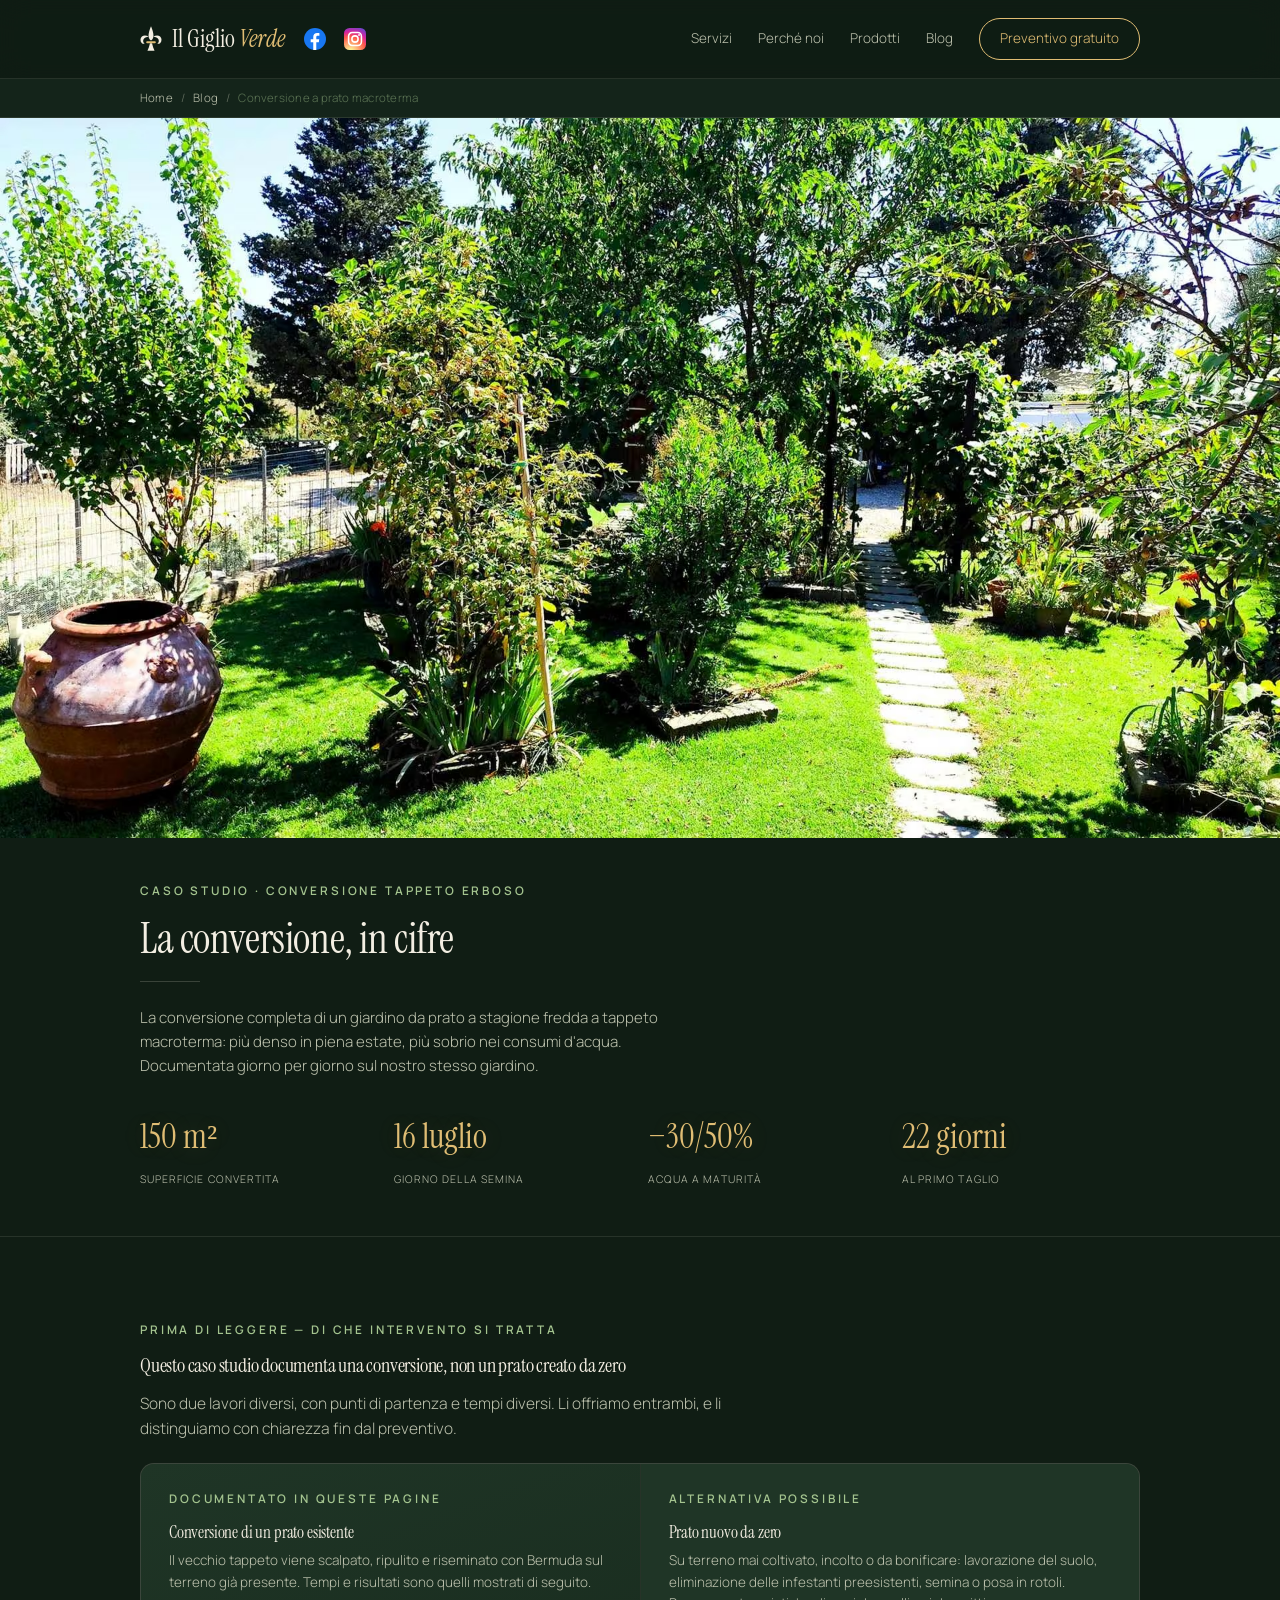
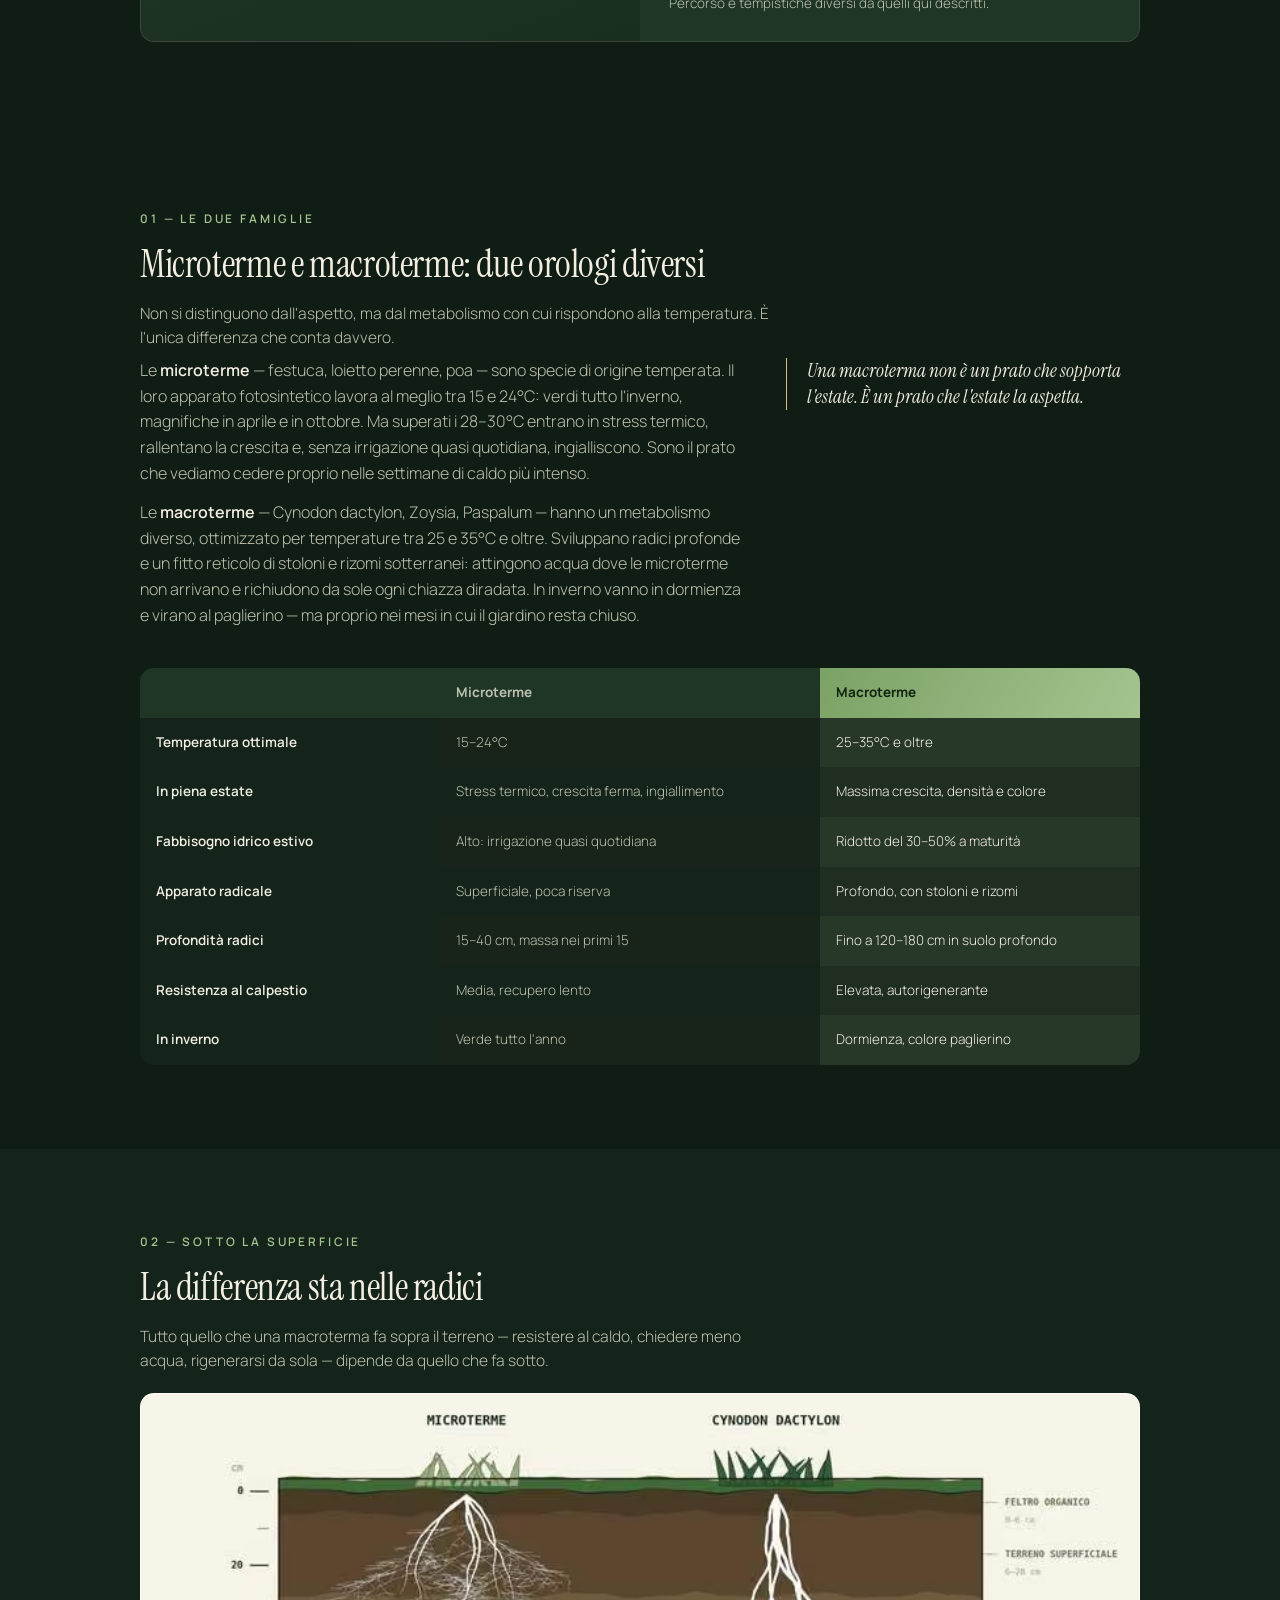
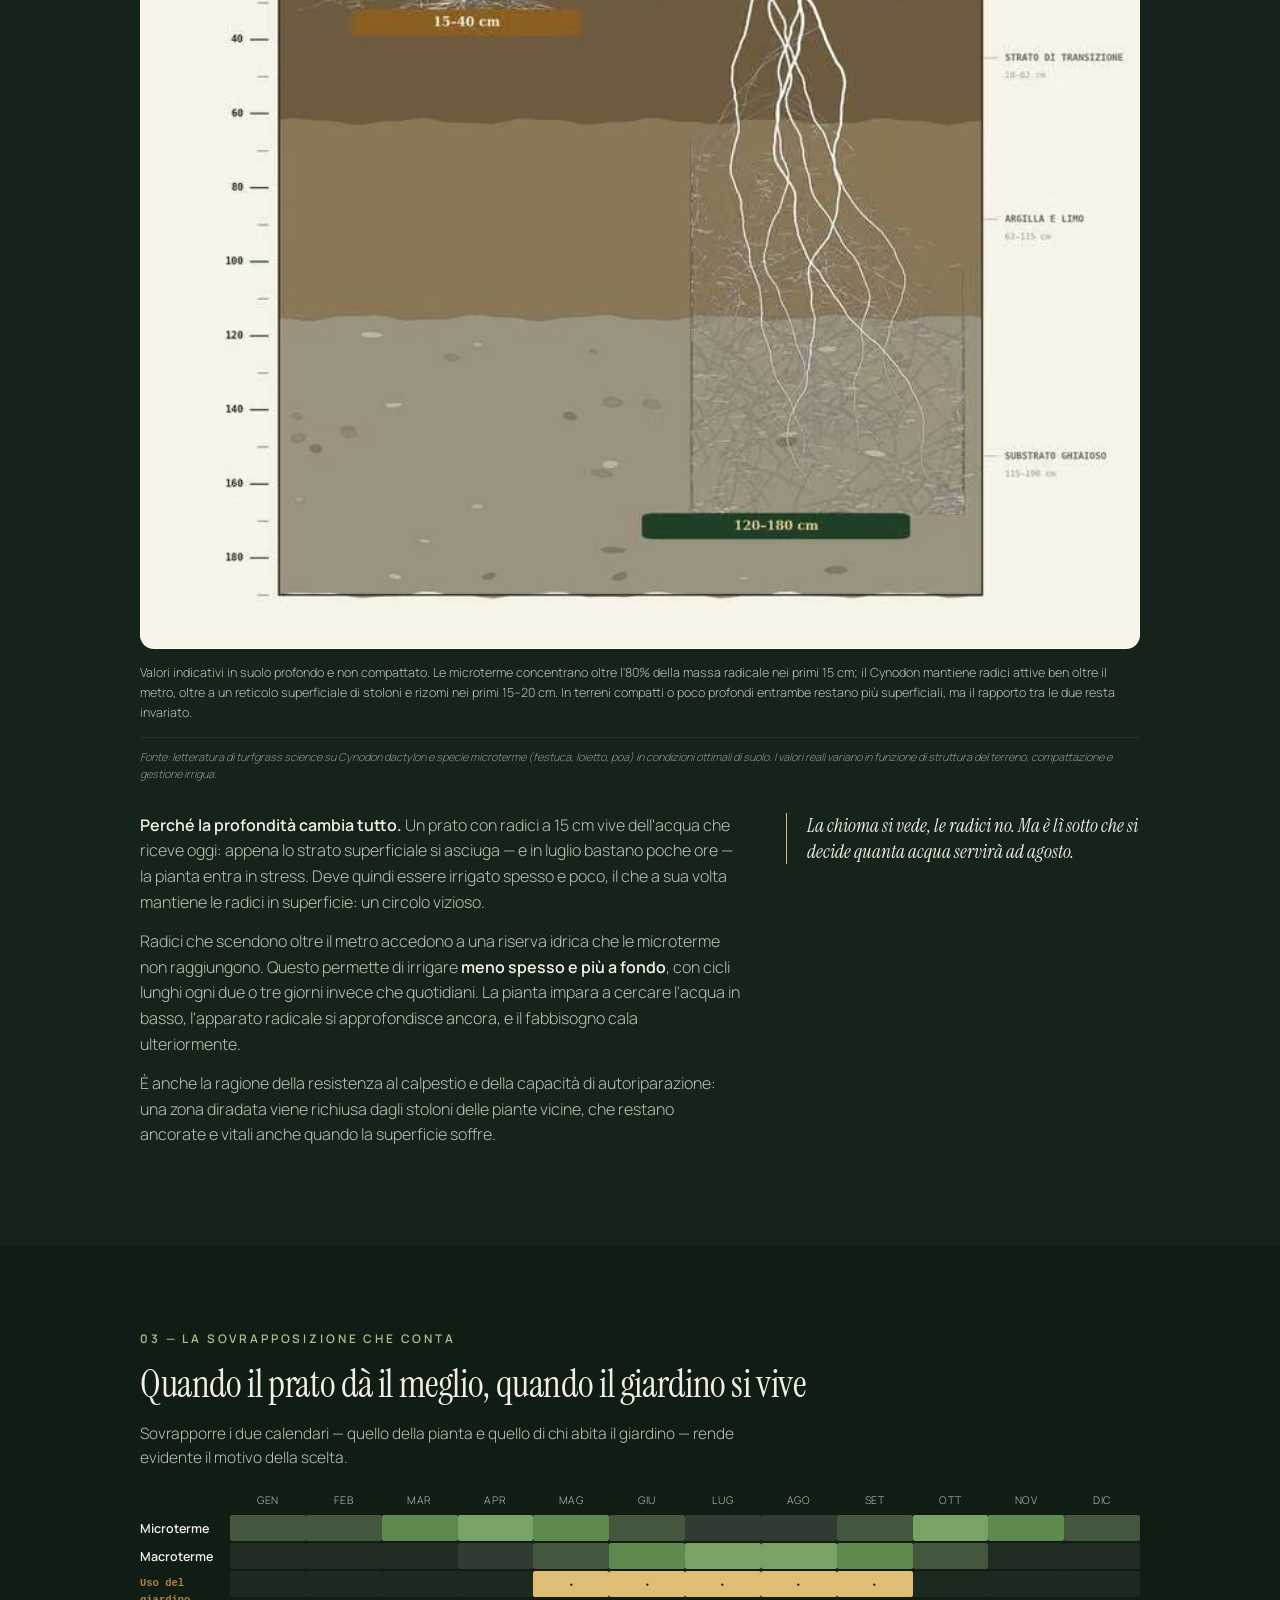
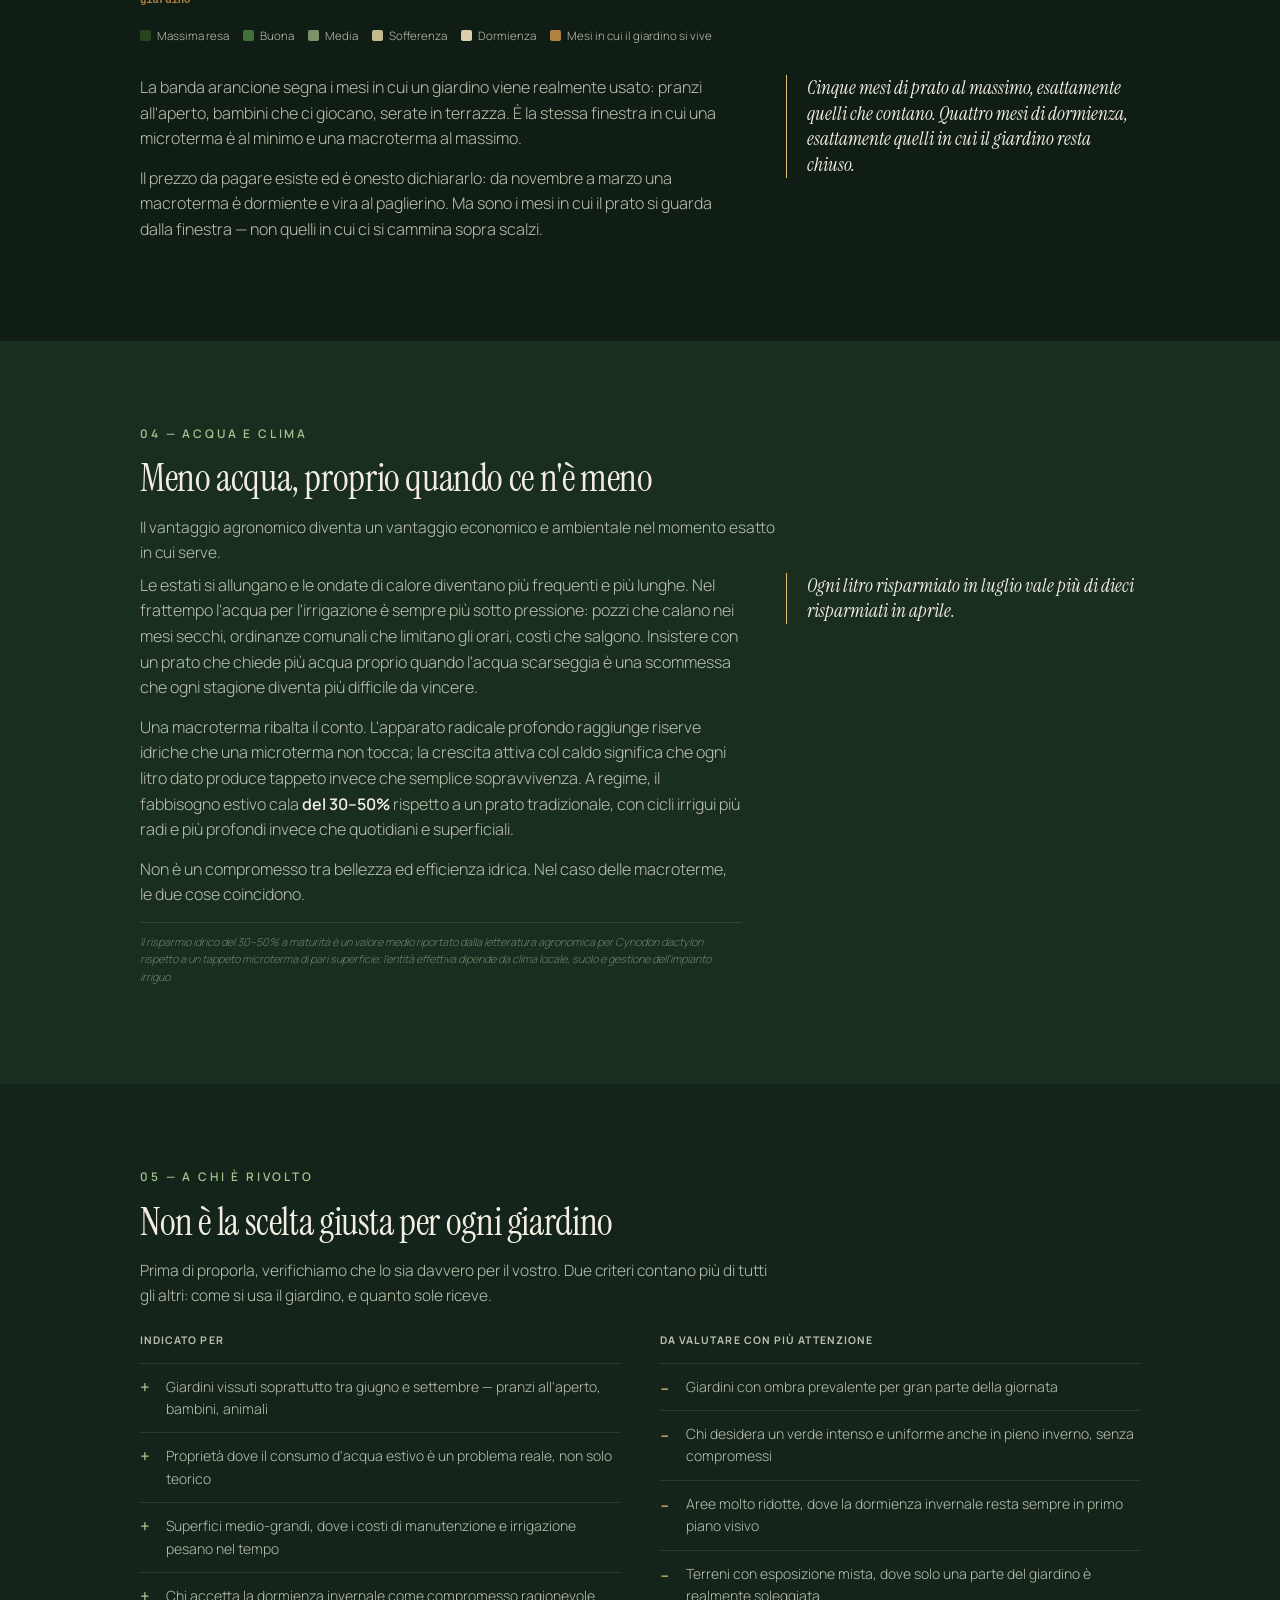
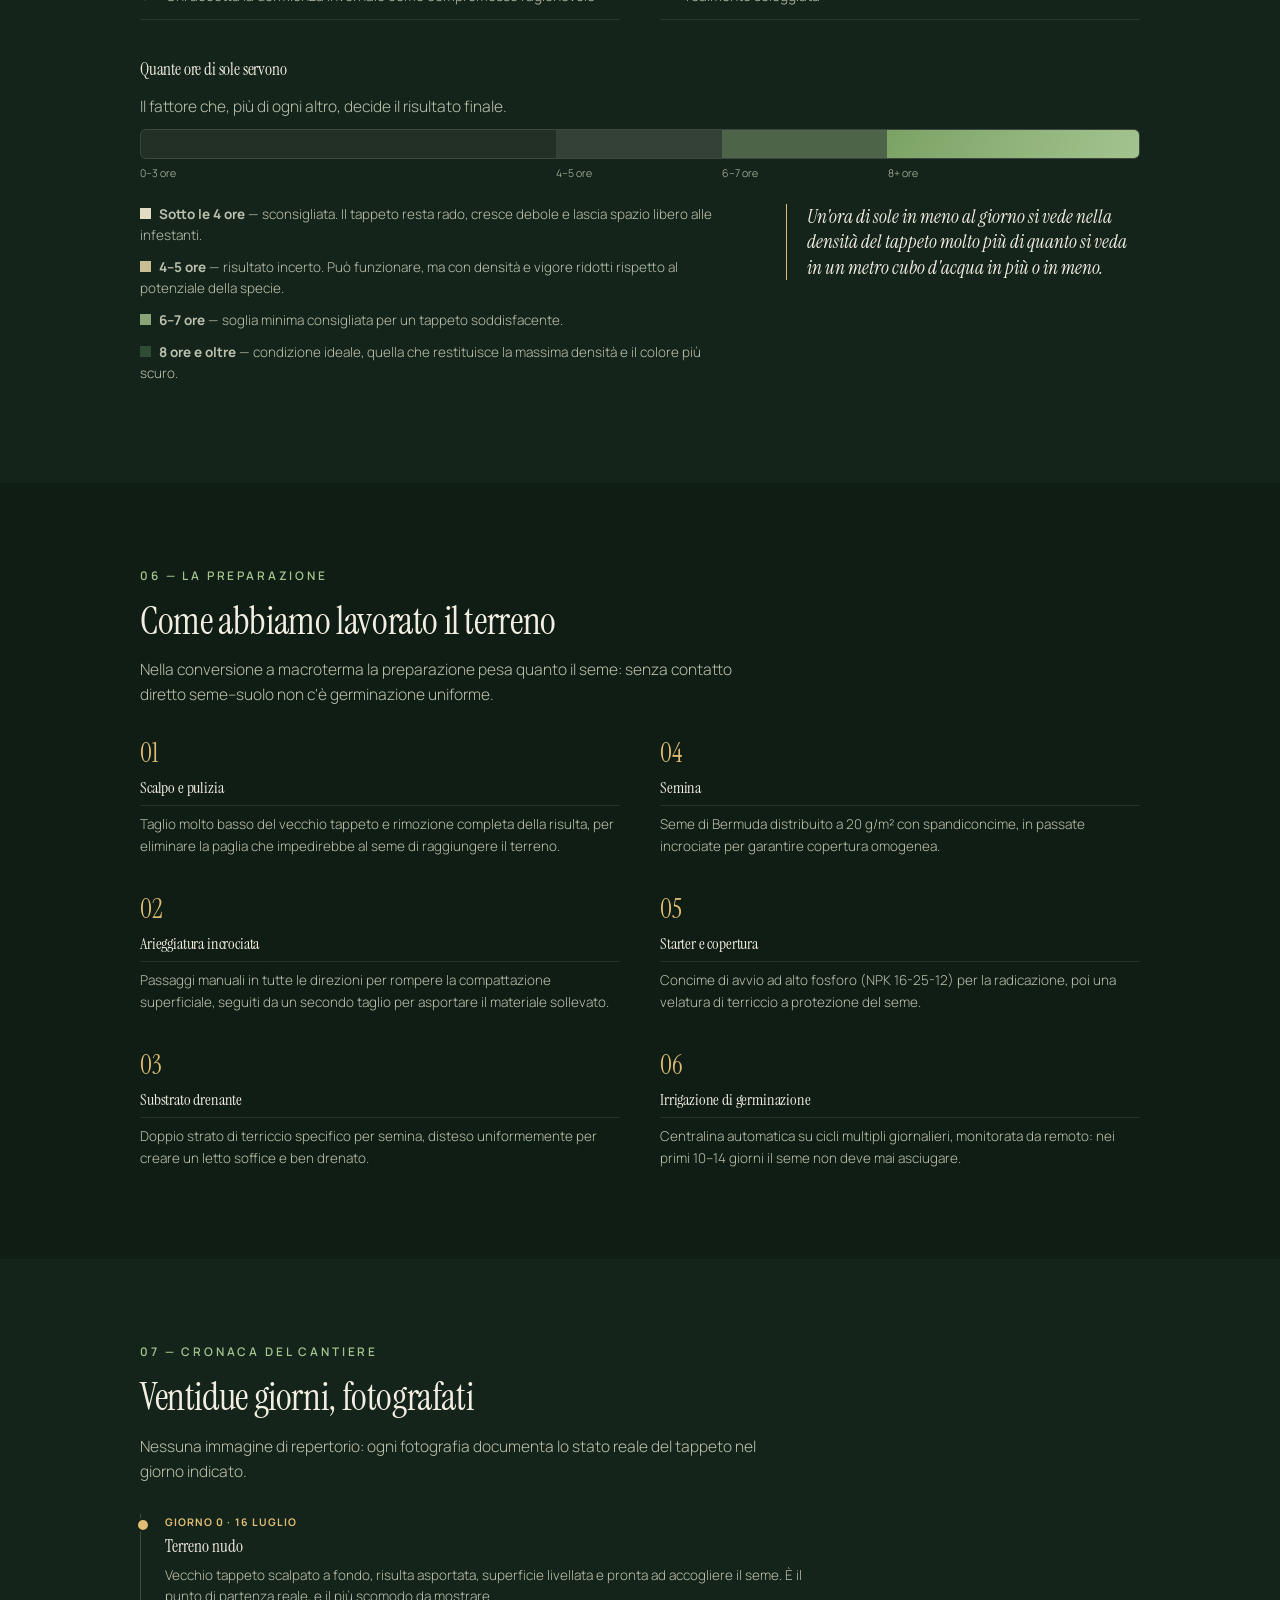
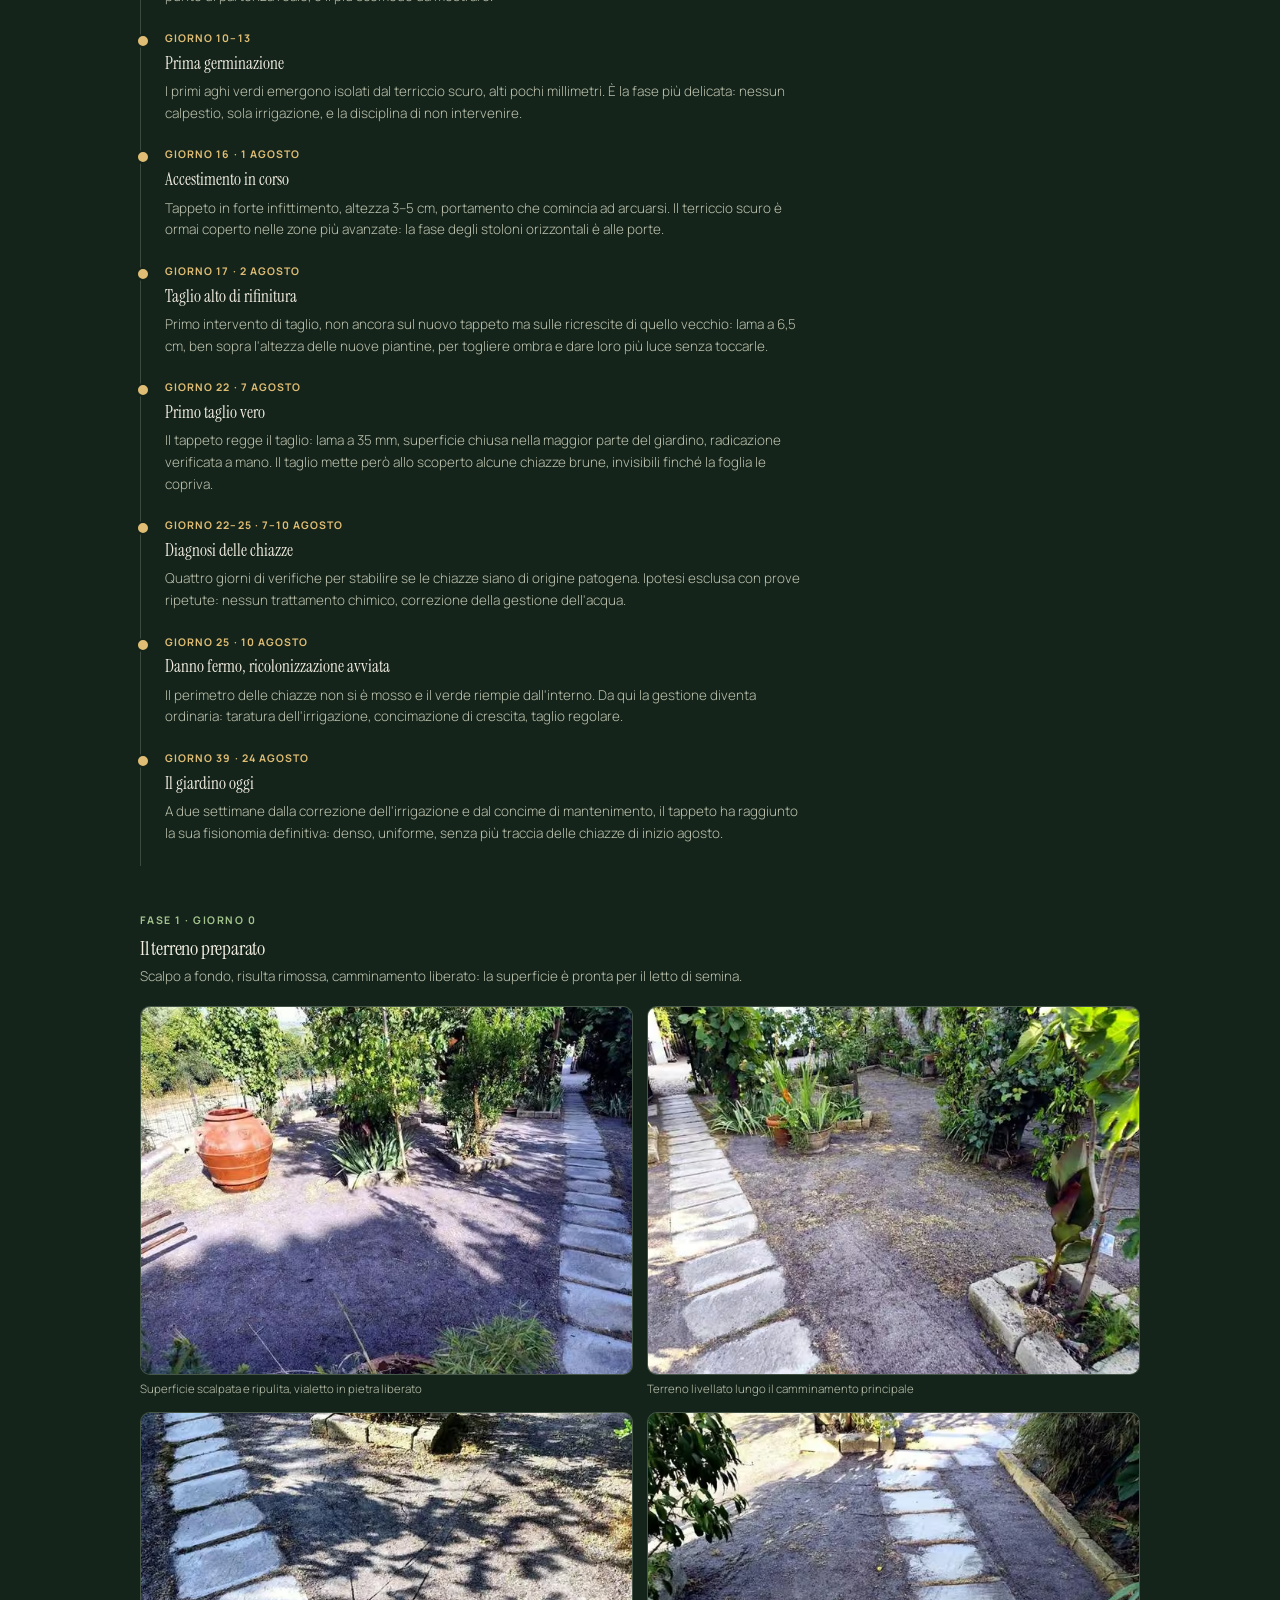
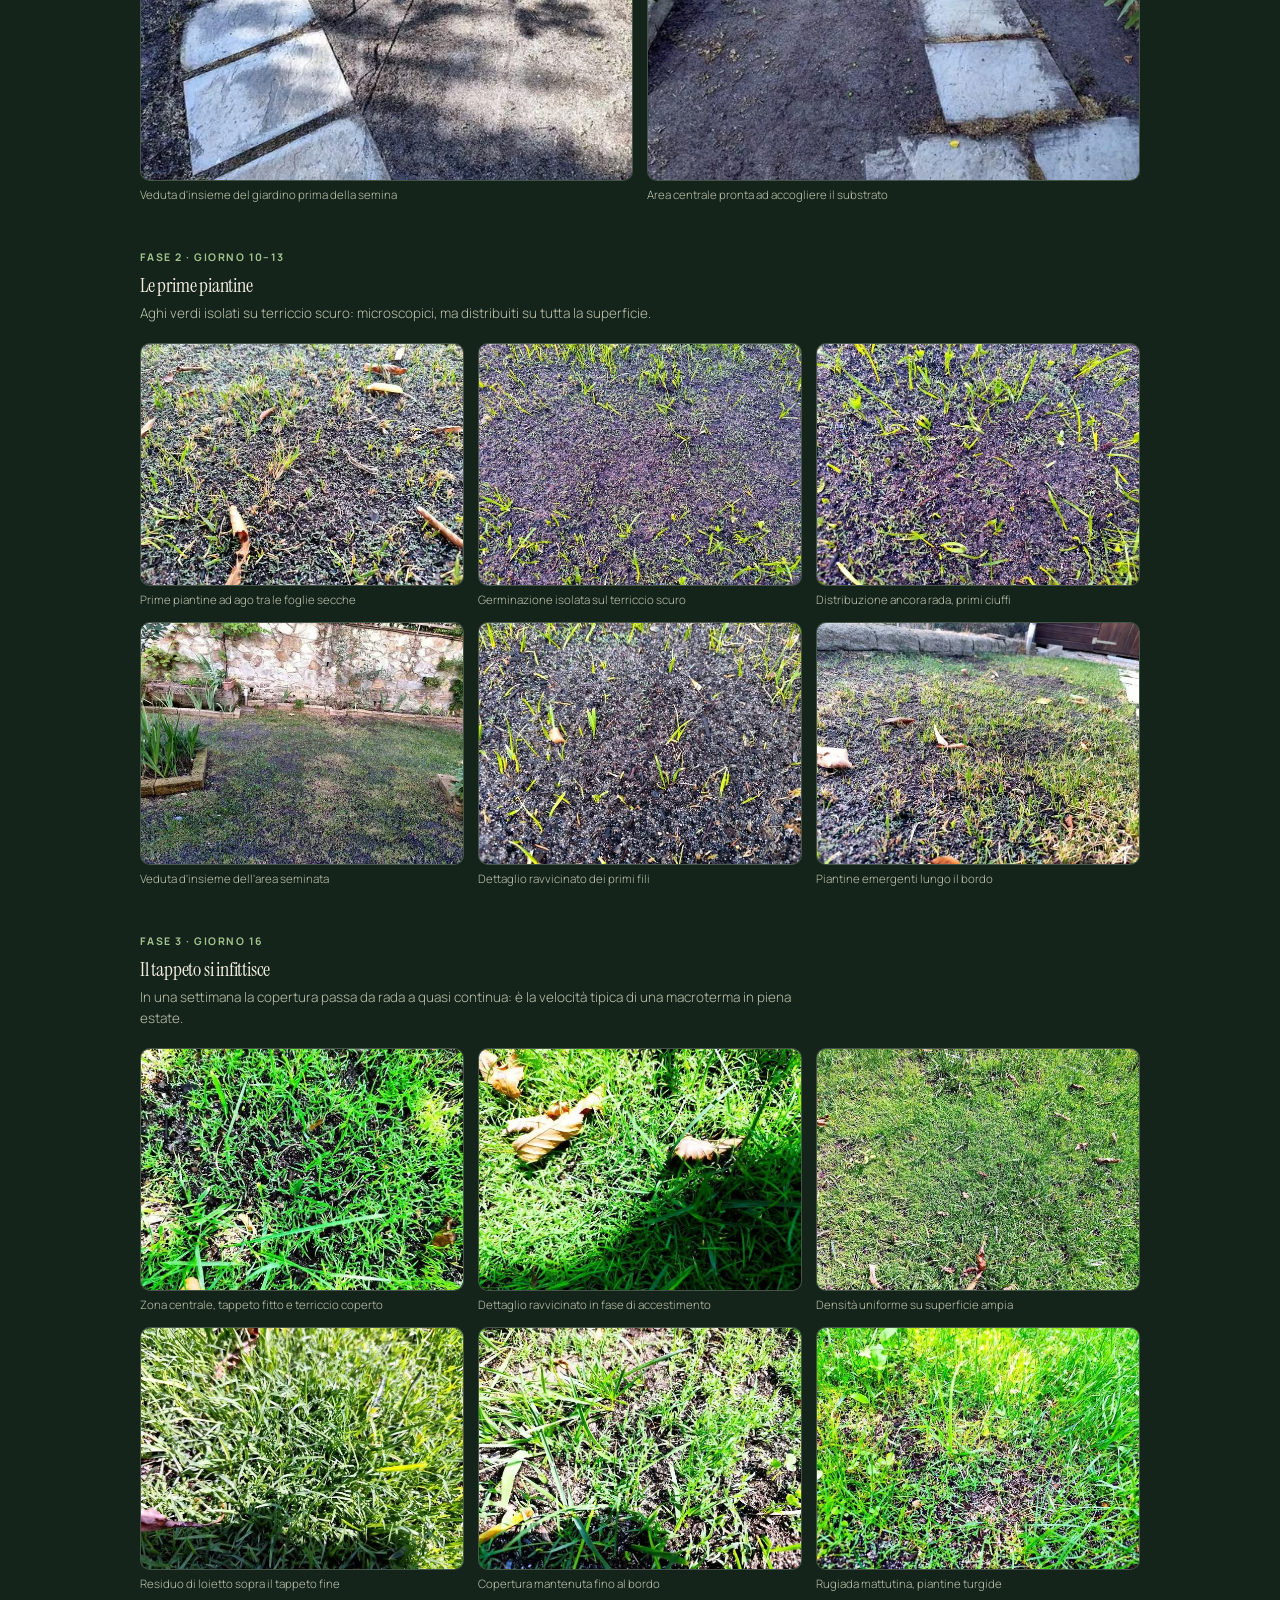
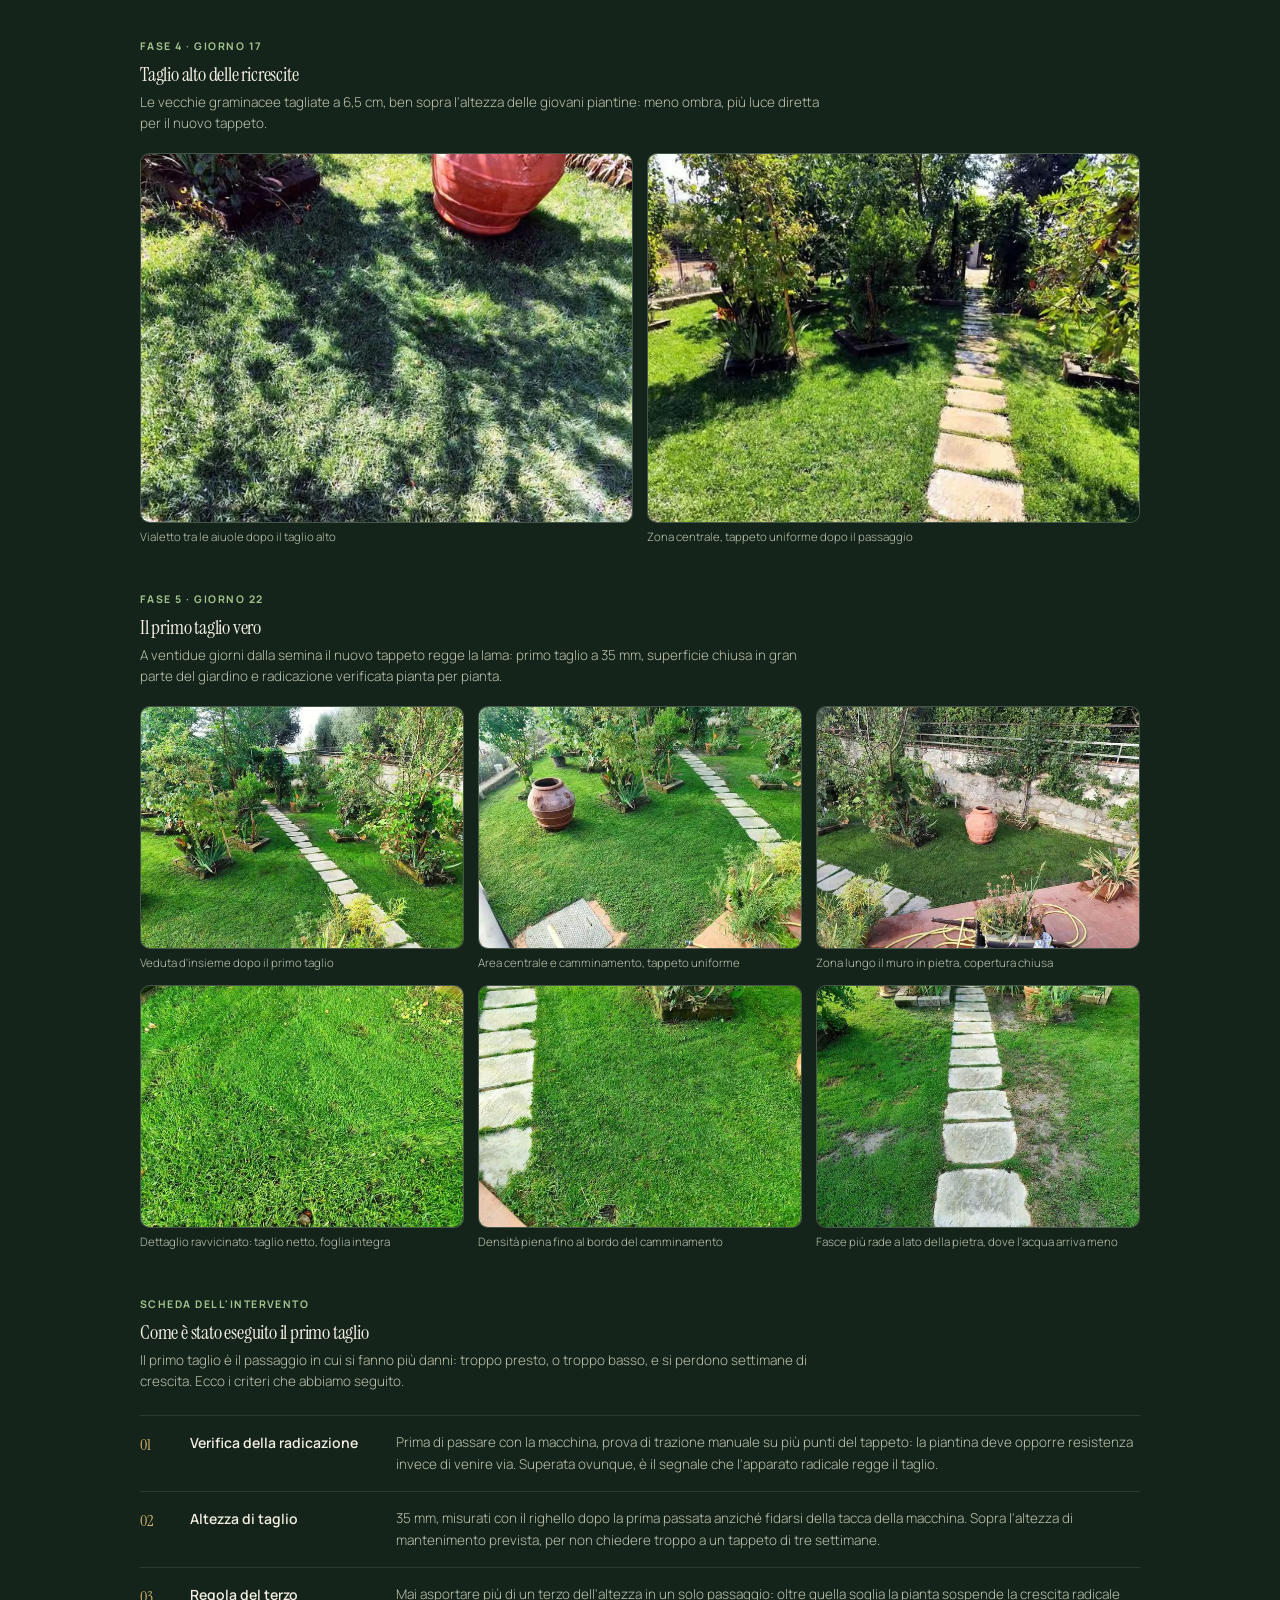
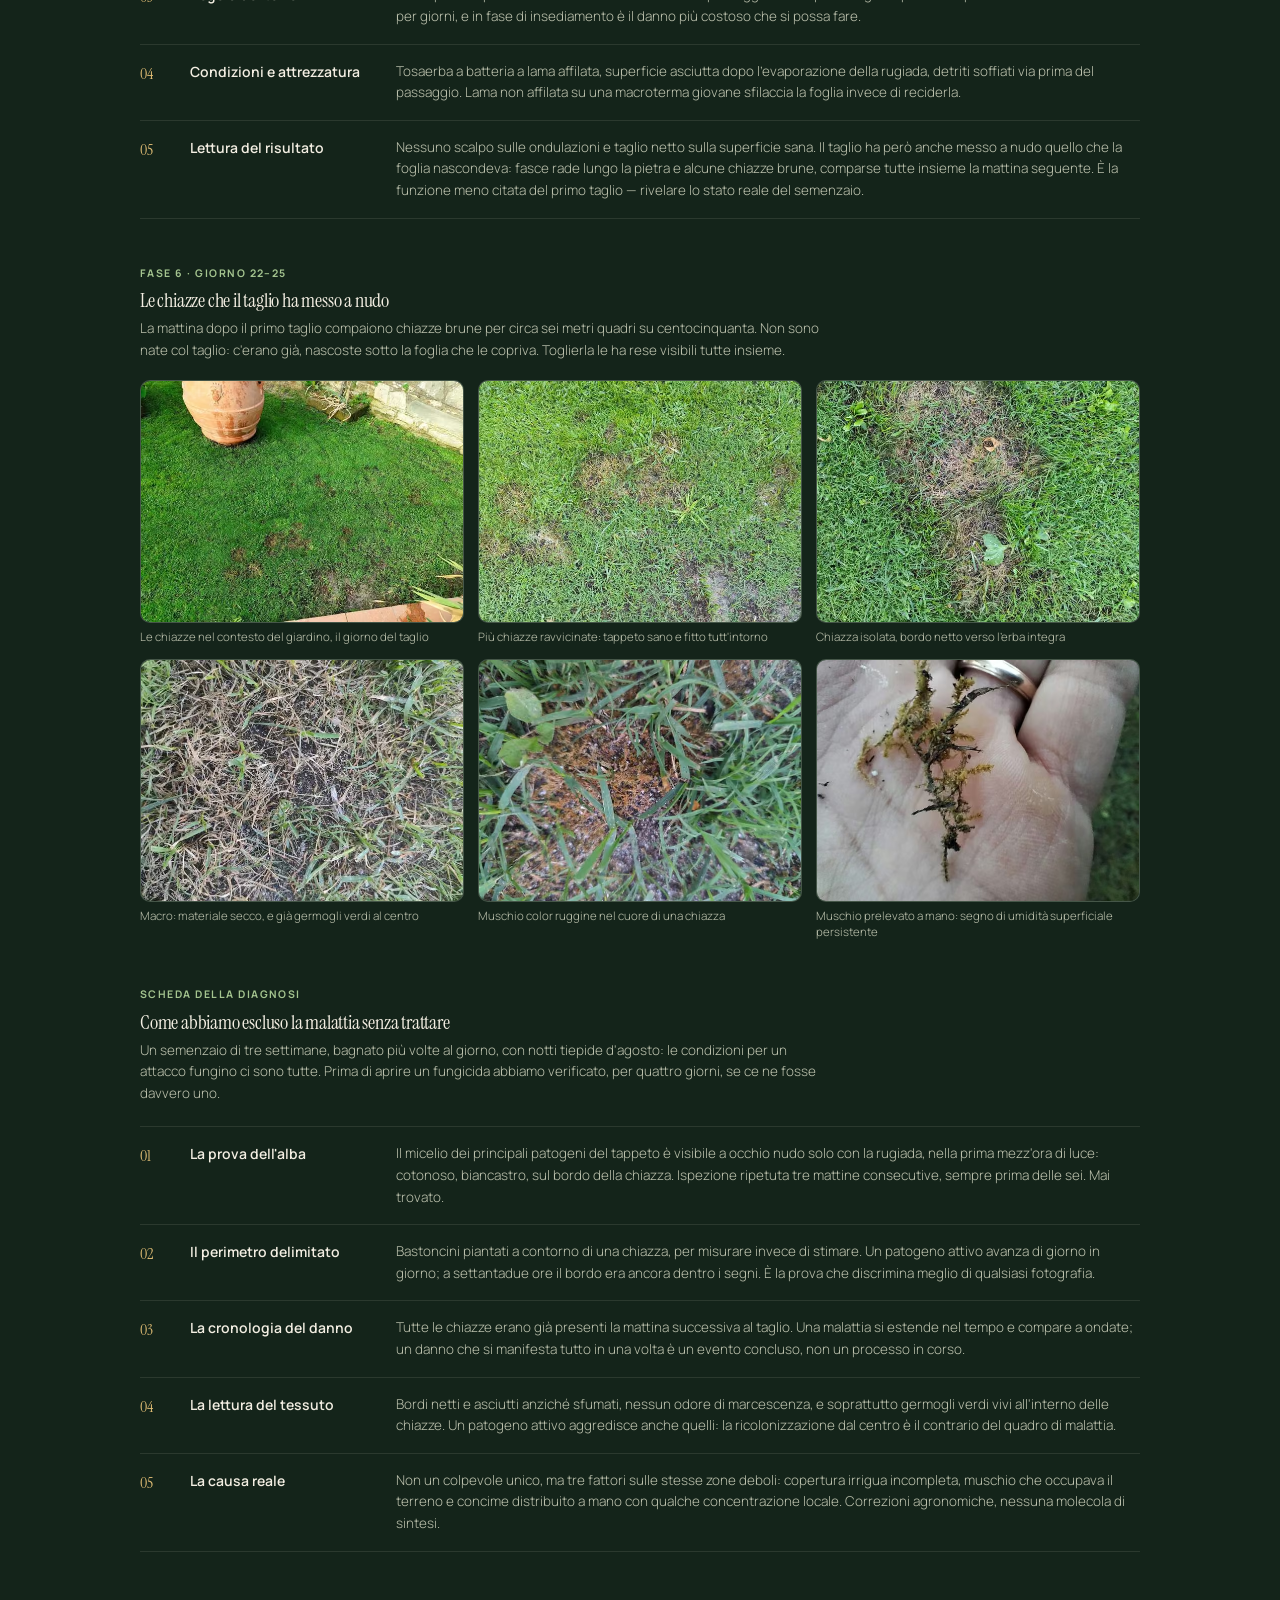
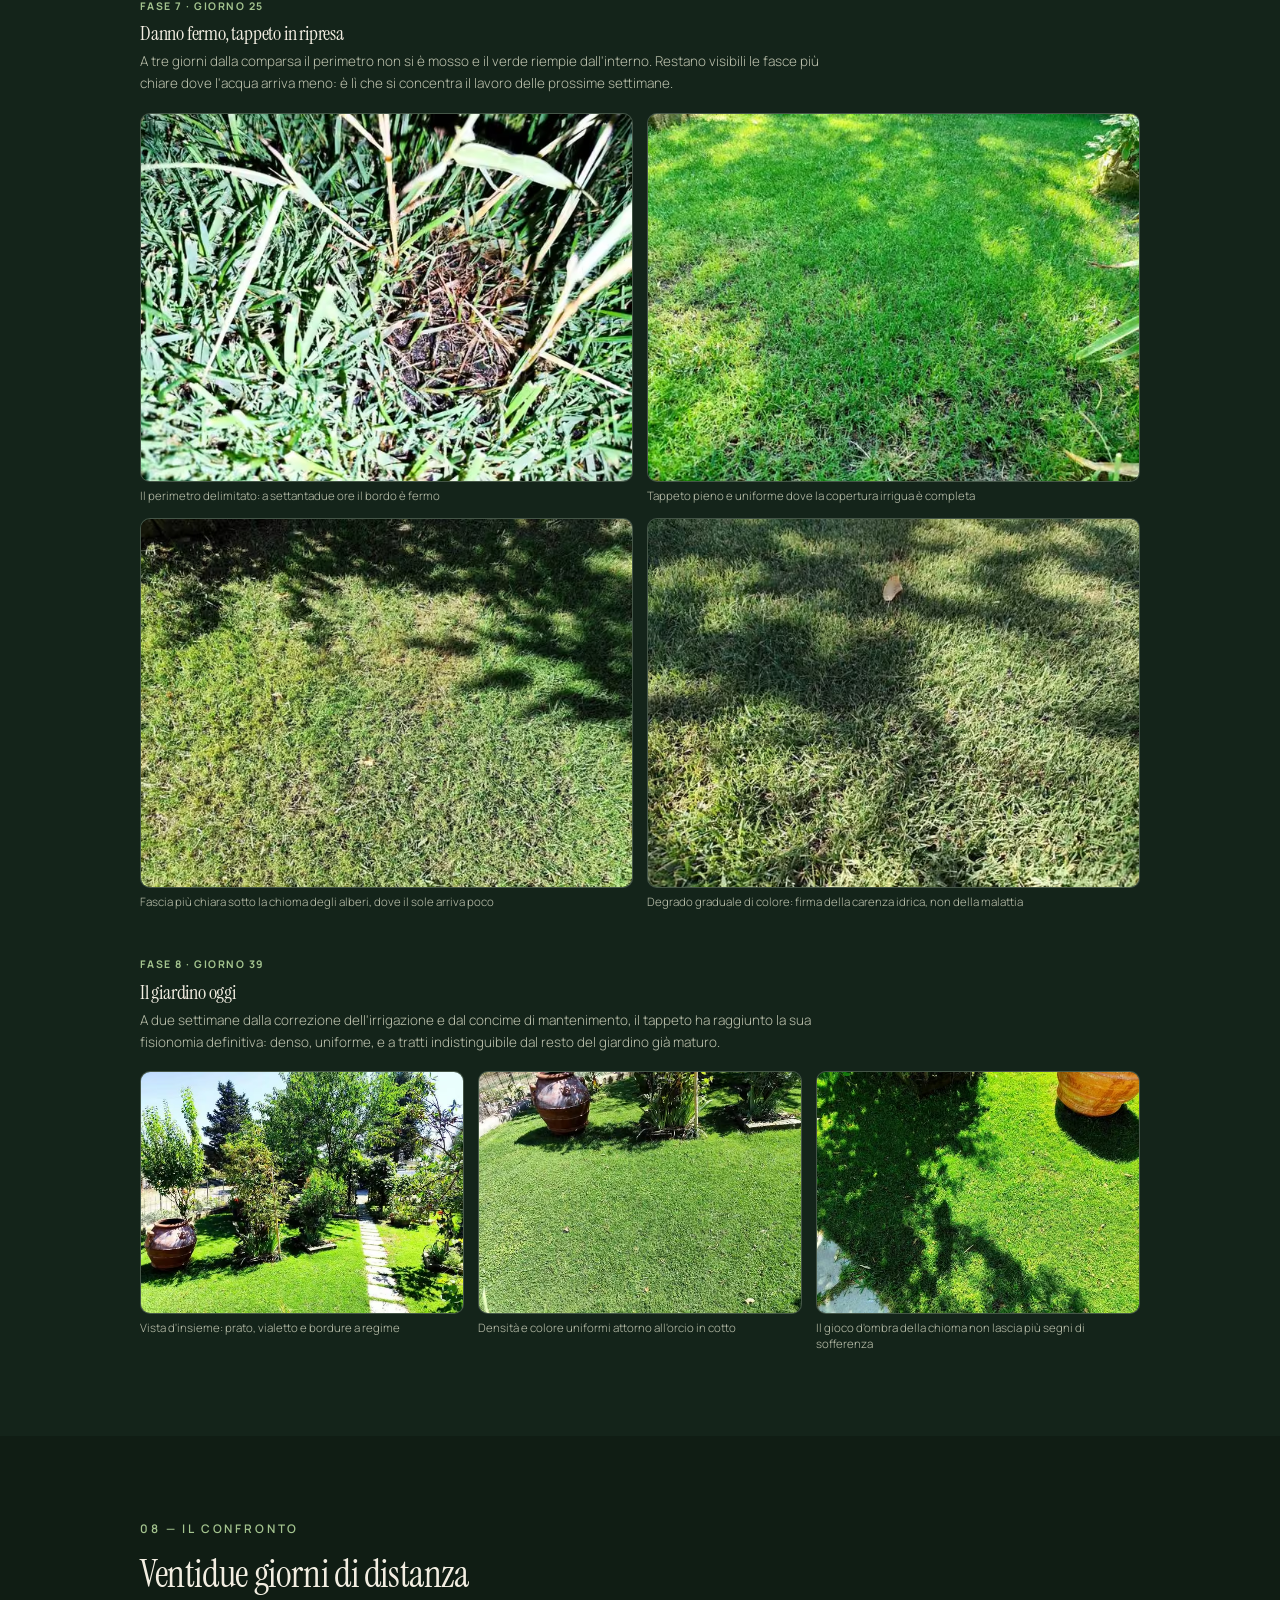
<file: caso-studio-prato/caso-studio-prato-macroterma.html>
<!DOCTYPE html>
<html lang="it">
<head>
<meta charset="UTF-8">
<meta name="viewport" content="width=device-width, initial-scale=1">
<title>Conversione a prato macroterma — Caso studio | Il Giglio Verde</title>
<meta name="description" content="Come abbiamo convertito 150 m² di prato a stagione fredda in un tappeto macroterma Bermuda, documentato giorno per giorno: preparazione, semina, primo taglio, diagnosi di un imprevisto e calendario di manutenzione.">

<!-- Google tag (gtag.js) -->
<script async src="https://www.googletagmanager.com/gtag/js?id=G-GYQ426DJKF"></script>
<script>
  window.dataLayer = window.dataLayer || [];
  function gtag(){dataLayer.push(arguments);}
  gtag('js', new Date());
  gtag('config', 'G-GYQ426DJKF');
</script>

<link rel="canonical" href="https://www.giglioverde.com/caso-studio-prato/caso-studio-prato-macroterma.html">
<meta property="og:type" content="article">
<meta property="og:site_name" content="Il Giglio Verde">
<meta property="og:locale" content="it_IT">
<meta property="og:url" content="https://www.giglioverde.com/caso-studio-prato/caso-studio-prato-macroterma.html">
<meta property="og:title" content="Conversione a prato macroterma — Caso studio | Il Giglio Verde">
<meta property="og:description" content="Come abbiamo convertito 150 m² di prato a stagione fredda in un tappeto macroterma Bermuda, documentato giorno per giorno: preparazione, semina, primo taglio, diagnosi di un imprevisto e calendario di manutenzione.">
<meta property="og:image" content="https://www.giglioverde.com/og-image.jpg">
<meta property="og:image:width" content="1200">
<meta property="og:image:height" content="630">
<meta property="og:image:alt" content="Il giglio del marchio e il nome Il Giglio Verde">
<meta name="twitter:card" content="summary_large_image">
<link rel="icon" href="/Sito-favicon.svg" type="image/svg+xml">
<link rel="icon" href="/Sito-favicon.ico" sizes="any">
<link rel="apple-touch-icon" href="/Sito-icona-iPhone-180.png">
<link rel="manifest" href="/site.webmanifest">
<meta name="theme-color" content="#101d14">
<link rel="preconnect" href="https://fonts.googleapis.com">
<link rel="preconnect" href="https://fonts.gstatic.com" crossorigin>
<link href="https://fonts.googleapis.com/css2?family=Instrument+Serif:ital@0;1&family=Manrope:wght@300;400;500;600;700;800&display=swap" rel="stylesheet">
<link rel="stylesheet" href="assets/css/caso-studio.css">

<!-- preload dell'immagine hero: è la prima cosa che l'utente vede -->
<link rel="preload" as="image" href="assets/img/hero.webp" fetchpriority="high">
<script>if('scrollRestoration' in history)history.scrollRestoration='manual';window.addEventListener('pageshow',function(){window.scrollTo(0,0);});</script>
</head>
<body>

<a class="skip-link" href="#contenuto">Vai al contenuto</a>

<!-- ===== HEADER DEL SITO ===== -->
<header class="site-head">
  <div class="container site-head-inner">
    <span class="logo-riga"><a class="site-logo" href="https://www.giglioverde.com"><svg class="giglio" viewBox="4 4 52 58" aria-hidden="true" focusable="false"><g fill="#f3eee2"><path d="M30 4C33.8 13 35.8 20 35.8 26.5C35.8 31.5 33.6 35.5 30 38C26.4 35.5 24.2 31.5 24.2 26.5C24.2 20 26.2 13 30 4Z"/><path d="M24.6 28.5C19 25.5 12.5 25 8.5 28.5C4 32.5 4 40.5 8.5 44C10.5 45.5 13 45.8 14.8 45C11.5 42.5 10.5 38 12.5 34.5C14.3 31.4 19 29.6 24.6 28.5Z"/><path d="M35.4 28.5C41 25.5 47.5 25 51.5 28.5C56 32.5 56 40.5 51.5 44C49.5 45.5 47 45.8 45.2 45C48.5 42.5 49.5 38 47.5 34.5C45.7 31.4 41 29.6 35.4 28.5Z"/><path d="M27.6 44.3H32.4C33.8 51 35.8 57 38.4 62H21.6C24.2 57 26.2 51 27.6 44.3Z"/></g><rect x="18.6" y="39.4" width="22.8" height="5" rx="2.5" fill="#e0bd74"/></svg><span>Il Giglio <em>Verde</em></span></a><span class="social"><a href="https://www.facebook.com/GiglioVerdeGiardini" target="_blank" rel="noopener" aria-label="Il Giglio Verde su Facebook"><svg viewBox="0 0 24 24" aria-hidden="true" focusable="false"><circle cx="12" cy="12" r="12" fill="#1877F2"/><path fill="#fff" d="M13.4 24v-8.5h2.8l.4-3.3h-3.2v-2.1c0-1 .3-1.6 1.7-1.6h1.7V5.6c-.3 0-1.3-.1-2.5-.1-2.5 0-4.2 1.5-4.2 4.3v2.4H7.3v3.3h2.8V24z"/></svg></a><a href="https://www.instagram.com/giglioverdegiardini" target="_blank" rel="noopener" aria-label="Il Giglio Verde su Instagram"><svg viewBox="0 0 24 24" aria-hidden="true" focusable="false"><defs><radialGradient id="ig-grad" cx="30%" cy="107%" r="150%"><stop offset="0" stop-color="#fdf497"/><stop offset=".05" stop-color="#fdf497"/><stop offset=".45" stop-color="#fd5949"/><stop offset=".6" stop-color="#d6249f"/><stop offset=".9" stop-color="#285AEB"/></radialGradient></defs><rect width="24" height="24" rx="6" fill="url(#ig-grad)"/><rect x="5" y="5" width="14" height="14" rx="4" fill="none" stroke="#fff" stroke-width="1.7"/><circle cx="12" cy="12" r="3.4" fill="none" stroke="#fff" stroke-width="1.7"/><circle cx="16.4" cy="7.6" r="1" fill="#fff"/></svg></a></span></span>

    <input type="checkbox" id="nav-toggle" class="nav-toggle-input">
    <label for="nav-toggle" class="nav-toggle-btn" aria-label="Apri il menu">
      <span></span><span></span><span></span>
    </label>

    <nav class="site-nav">
      <a href="https://www.giglioverde.com/#servizi">Servizi</a>
      <a href="https://www.giglioverde.com/#perche">Perché noi</a>
      <a href="https://www.giglioverde.com/#prodotti">Prodotti</a>
      <a href="https://www.giglioverde.com/#consigli">Blog</a>
      <a href="https://www.giglioverde.com/#contatti" class="nav-cta">Preventivo gratuito</a>
    </nav>
  </div>
</header>

<div class="breadcrumb">
  <div class="container">
    <a href="https://www.giglioverde.com">Home</a>
    <span>/</span>
    <a href="https://www.giglioverde.com/#consigli">Blog</a>
    <span>/</span>
    <span aria-current="page">Conversione a prato macroterma</span>
  </div>
</div>

<!-- ===== HERO ===== -->
<div class="hero-photo">
  <picture>
    <source type="image/avif" srcset="assets/img/hero.avif 1200w, assets/img/hero-lg.avif 1920w" sizes="100vw">
    <source type="image/webp"
      srcset="assets/img/hero.webp 1200w, assets/img/hero-lg.webp 1920w"
      sizes="100vw">
    <img src="assets/img/hero.jpg"
      srcset="assets/img/hero.jpg 1200w, assets/img/hero-lg.jpg 1920w"
      sizes="100vw"
      alt="Il giardino oggi: prato macroterma denso, vialetto in pietra, orcio in terracotta"
      width="1200" height="675" fetchpriority="high">
  </picture>
</div>

<div class="hero-band">
  <div class="container">
    <span class="eyebrow">Caso studio · Conversione tappeto erboso</span>
    <h1>La conversione, in cifre</h1>
    <div class="hero-rule"></div>
    <p class="hero-sub">La conversione completa di un giardino da prato a stagione fredda a tappeto macroterma: più denso in piena estate, più sobrio nei consumi d'acqua. Documentata giorno per giorno sul nostro stesso giardino.</p>
    <div class="stat-row">
      <div><span class="stat-num">150 m²</span><span class="stat-label">Superficie convertita</span></div>
      <div><span class="stat-num">16 luglio</span><span class="stat-label">Giorno della semina</span></div>
      <div><span class="stat-num">−30/50%</span><span class="stat-label">Acqua a maturità</span></div>
      <div><span class="stat-num">22 giorni</span><span class="stat-label">Al primo taglio</span></div>
    </div>
  </div>
</div>

<main id="contenuto">

<!-- ===== NOTA SUL TIPO DI INTERVENTO ===== -->
<div class="section">
  <div class="container">
    <span class="eyebrow">Prima di leggere — di che intervento si tratta</span>
    <h2 style="font-size:20px;">Questo caso studio documenta una conversione, non un prato creato da zero</h2>
    <p class="lede">Sono due lavori diversi, con punti di partenza e tempi diversi. Li offriamo entrambi, e li distinguiamo con chiarezza fin dal preventivo.</p>
    <div class="frame-box">
      <div class="doc">
        <span class="eyebrow">Documentato in queste pagine</span>
        <h3>Conversione di un prato esistente</h3>
        <p>Il vecchio tappeto viene scalpato, ripulito e riseminato con Bermuda sul terreno già presente. Tempi e risultati sono quelli mostrati di seguito.</p>
      </div>
      <div class="alt-opt">
        <span class="eyebrow">Alternativa possibile</span>
        <h3>Prato nuovo da zero</h3>
        <p>Su terreno mai coltivato, incolto o da bonificare: lavorazione del suolo, eliminazione delle infestanti preesistenti, semina o posa in rotoli. Percorso e tempistiche diversi da quelli qui descritti.</p>
      </div>
    </div>
  </div>
</div>

<!-- ===== 01 MICROTERME / MACROTERME ===== -->
<div class="section" id="microterme-macroterme">
  <div class="container">
    <span class="eyebrow">01 — Le due famiglie</span>
    <h2>Microterme e macroterme: due orologi diversi</h2>
    <p class="lede">Non si distinguono dall'aspetto, ma dal metabolismo con cui rispondono alla temperatura. È l'unica differenza che conta davvero.</p>

    <div class="two-col">
      <div>
        <p>Le <strong>microterme</strong> — festuca, loietto perenne, poa — sono specie di origine temperata. Il loro apparato fotosintetico lavora al meglio tra 15 e 24°C: verdi tutto l'inverno, magnifiche in aprile e in ottobre. Ma superati i 28–30°C entrano in stress termico, rallentano la crescita e, senza irrigazione quasi quotidiana, ingialliscono. Sono il prato che vediamo cedere proprio nelle settimane di caldo più intenso.</p>
        <p>Le <strong>macroterme</strong> — Cynodon dactylon, Zoysia, Paspalum — hanno un metabolismo diverso, ottimizzato per temperature tra 25 e 35°C e oltre. Sviluppano radici profonde e un fitto reticolo di stoloni e rizomi sotterranei: attingono acqua dove le microterme non arrivano e richiudono da sole ogni chiazza diradata. In inverno vanno in dormienza e virano al paglierino — ma proprio nei mesi in cui il giardino resta chiuso.</p>
      </div>
      <div>
        <div class="quote-block">Una macroterma non è un prato che sopporta l'estate. È un prato che l'estate la aspetta.</div>
      </div>
    </div>

    <div class="cmp-wrap">
      <table class="cmp">
        <tr><th class="lbl"></th><th class="micro">Microterme</th><th class="macro">Macroterme</th></tr>
        <tr><td class="lbl">Temperatura ottimale</td><td class="micro">15–24°C</td><td class="macro">25–35°C e oltre</td></tr>
        <tr><td class="lbl">In piena estate</td><td class="micro">Stress termico, crescita ferma, ingiallimento</td><td class="macro">Massima crescita, densità e colore</td></tr>
        <tr><td class="lbl">Fabbisogno idrico estivo</td><td class="micro">Alto: irrigazione quasi quotidiana</td><td class="macro">Ridotto del 30–50% a maturità</td></tr>
        <tr><td class="lbl">Apparato radicale</td><td class="micro">Superficiale, poca riserva</td><td class="macro">Profondo, con stoloni e rizomi</td></tr>
        <tr><td class="lbl">Profondità radici</td><td class="micro">15–40 cm, massa nei primi 15</td><td class="macro">Fino a 120–180 cm in suolo profondo</td></tr>
        <tr><td class="lbl">Resistenza al calpestio</td><td class="micro">Media, recupero lento</td><td class="macro">Elevata, autorigenerante</td></tr>
        <tr><td class="lbl">In inverno</td><td class="micro">Verde tutto l'anno</td><td class="macro">Dormienza, colore paglierino</td></tr>
      </table>
    </div>
  </div>
</div>

<!-- ===== 02 RADICI ===== -->
<div class="section alt" id="radici">
  <div class="container">
    <span class="eyebrow">02 — Sotto la superficie</span>
    <h2>La differenza sta nelle radici</h2>
    <p class="lede">Tutto quello che una macroterma fa sopra il terreno — resistere al caldo, chiedere meno acqua, rigenerarsi da sola — dipende da quello che fa sotto.</p>

    <div class="roots-fig">
      <picture>
        <source srcset="assets/img/roots_illustration.avif" type="image/avif">
        <source srcset="assets/img/roots_illustration.webp" type="image/webp">
        <img src="assets/img/roots_illustration.jpg" alt="Confronto tra apparato radicale delle microterme (15-40 cm) e del Cynodon dactylon (fino a 180 cm)" loading="lazy" decoding="async" width="900" height="675">
      </picture>
      <p class="roots-note">Valori indicativi in suolo profondo e non compattato. Le microterme concentrano oltre l'80% della massa radicale nei primi 15 cm; il Cynodon mantiene radici attive ben oltre il metro, oltre a un reticolo superficiale di stoloni e rizomi nei primi 15–20 cm. In terreni compatti o poco profondi entrambe restano più superficiali, ma il rapporto tra le due resta invariato.</p>
      <p class="roots-source">Fonte: letteratura di turfgrass science su Cynodon dactylon e specie microterme (festuca, loietto, poa) in condizioni ottimali di suolo. I valori reali variano in funzione di struttura del terreno, compattazione e gestione irrigua.</p>
    </div>

    <div class="two-col" style="margin-top:30px;">
      <div>
        <p><strong>Perché la profondità cambia tutto.</strong> Un prato con radici a 15 cm vive dell'acqua che riceve oggi: appena lo strato superficiale si asciuga — e in luglio bastano poche ore — la pianta entra in stress. Deve quindi essere irrigato spesso e poco, il che a sua volta mantiene le radici in superficie: un circolo vizioso.</p>
        <p>Radici che scendono oltre il metro accedono a una riserva idrica che le microterme non raggiungono. Questo permette di irrigare <strong>meno spesso e più a fondo</strong>, con cicli lunghi ogni due o tre giorni invece che quotidiani. La pianta impara a cercare l'acqua in basso, l'apparato radicale si approfondisce ancora, e il fabbisogno cala ulteriormente.</p>
        <p>È anche la ragione della resistenza al calpestio e della capacità di autoriparazione: una zona diradata viene richiusa dagli stoloni delle piante vicine, che restano ancorate e vitali anche quando la superficie soffre.</p>
      </div>
      <div>
        <div class="quote-block">La chioma si vede, le radici no. Ma è lì sotto che si decide quanta acqua servirà ad agosto.</div>
      </div>
    </div>
  </div>
</div>

<!-- ===== 03 BANDA STAGIONALE ===== -->
<div class="section" id="calendario-stagionale">
  <div class="container">
    <span class="eyebrow">03 — La sovrapposizione che conta</span>
    <h2>Quando il prato dà il meglio, quando il giardino si vive</h2>
    <p class="lede">Sovrapporre i due calendari — quello della pianta e quello di chi abita il giardino — rende evidente il motivo della scelta.</p>

    <div class="overlap-wrap">
      <div class="overlap-grid">
        <div class="row-label"></div>
        <div class="month">GEN</div><div class="month">FEB</div><div class="month">MAR</div><div class="month">APR</div>
        <div class="month">MAG</div><div class="month">GIU</div><div class="month">LUG</div><div class="month">AGO</div>
        <div class="month">SET</div><div class="month">OTT</div><div class="month">NOV</div><div class="month">DIC</div>

        <div class="row-label">Microterme</div>
        <div class="overlap-cell lv-mid"></div><div class="overlap-cell lv-mid"></div><div class="overlap-cell lv-good"></div><div class="overlap-cell lv-top"></div>
        <div class="overlap-cell lv-good"></div><div class="overlap-cell lv-mid"></div><div class="overlap-cell lv-low"></div><div class="overlap-cell lv-low"></div>
        <div class="overlap-cell lv-mid"></div><div class="overlap-cell lv-top"></div><div class="overlap-cell lv-good"></div><div class="overlap-cell lv-mid"></div>

        <div class="row-label">Macroterme</div>
        <div class="overlap-cell lv-dorm"></div><div class="overlap-cell lv-dorm"></div><div class="overlap-cell lv-dorm"></div><div class="overlap-cell lv-low"></div>
        <div class="overlap-cell lv-mid"></div><div class="overlap-cell lv-good"></div><div class="overlap-cell lv-top"></div><div class="overlap-cell lv-top"></div>
        <div class="overlap-cell lv-good"></div><div class="overlap-cell lv-mid"></div><div class="overlap-cell lv-dorm"></div><div class="overlap-cell lv-dorm"></div>

        <div class="row-label" style="font-family:'IBM Plex Mono',monospace; font-size:10.5px; color:#B0813F;">Uso del giardino</div>
        <div class="overlap-cell use-off"></div><div class="overlap-cell use-off"></div><div class="overlap-cell use-off"></div><div class="overlap-cell use-off"></div>
        <div class="overlap-cell use-on"></div><div class="overlap-cell use-on"></div><div class="overlap-cell use-on"></div><div class="overlap-cell use-on"></div>
        <div class="overlap-cell use-on"></div><div class="overlap-cell use-off"></div><div class="overlap-cell use-off"></div><div class="overlap-cell use-off"></div>
      </div>
    </div>
    <div class="overlap-legend">
      <span><i style="background:#26451F;"></i>Massima resa</span>
      <span><i style="background:#41703A;"></i>Buona</span>
      <span><i style="background:#7E9268;"></i>Media</span>
      <span><i style="background:#C4B98F;"></i>Sofferenza</span>
      <span><i style="background:#D9CFAA;"></i>Dormienza</span>
      <span><i style="background:#B0813F;"></i>Mesi in cui il giardino si vive</span>
    </div>

    <div class="two-col" style="margin-top:30px;">
      <div>
        <p>La banda arancione segna i mesi in cui un giardino viene realmente usato: pranzi all'aperto, bambini che ci giocano, serate in terrazza. È la stessa finestra in cui una microterma è al minimo e una macroterma al massimo.</p>
        <p>Il prezzo da pagare esiste ed è onesto dichiararlo: da novembre a marzo una macroterma è dormiente e vira al paglierino. Ma sono i mesi in cui il prato si guarda dalla finestra — non quelli in cui ci si cammina sopra scalzi.</p>
      </div>
      <div>
        <div class="quote-block">Cinque mesi di prato al massimo, esattamente quelli che contano. Quattro mesi di dormienza, esattamente quelli in cui il giardino resta chiuso.</div>
      </div>
    </div>
  </div>
</div>

<!-- ===== 04 ACQUA / CLIMA ===== -->
<div class="section dark" id="acqua-clima">
  <div class="container">
    <span class="eyebrow">04 — Acqua e clima</span>
    <h2>Meno acqua, proprio quando ce n'è meno</h2>
    <p class="lede">Il vantaggio agronomico diventa un vantaggio economico e ambientale nel momento esatto in cui serve.</p>
    <div class="two-col">
      <div>
        <p>Le estati si allungano e le ondate di calore diventano più frequenti e più lunghe. Nel frattempo l'acqua per l'irrigazione è sempre più sotto pressione: pozzi che calano nei mesi secchi, ordinanze comunali che limitano gli orari, costi che salgono. Insistere con un prato che chiede più acqua proprio quando l'acqua scarseggia è una scommessa che ogni stagione diventa più difficile da vincere.</p>
        <p>Una macroterma ribalta il conto. L'apparato radicale profondo raggiunge riserve idriche che una microterma non tocca; la crescita attiva col caldo significa che ogni litro dato produce tappeto invece che semplice sopravvivenza. A regime, il fabbisogno estivo cala <strong>del 30–50%</strong> rispetto a un prato tradizionale, con cicli irrigui più radi e più profondi invece che quotidiani e superficiali.</p>
        <p>Non è un compromesso tra bellezza ed efficienza idrica. Nel caso delle macroterme, le due cose coincidono.</p>
        <p class="roots-source" style="color:#8AA07F; border-top-color:#3E4E38;">Il risparmio idrico del 30–50% a maturità è un valore medio riportato dalla letteratura agronomica per Cynodon dactylon rispetto a un tappeto microterma di pari superficie; l'entità effettiva dipende da clima locale, suolo e gestione dell'impianto irriguo.</p>
      </div>
      <div>
        <div class="quote-block">Ogni litro risparmiato in luglio vale più di dieci risparmiati in aprile.</div>
      </div>
    </div>
  </div>
</div>

<!-- ===== 05 A CHI E' RIVOLTO ===== -->
<div class="section alt" id="a-chi-e-rivolto">
  <div class="container">
    <span class="eyebrow">05 — A chi è rivolto</span>
    <h2>Non è la scelta giusta per ogni giardino</h2>
    <p class="lede">Prima di proporla, verifichiamo che lo sia davvero per il vostro. Due criteri contano più di tutti gli altri: come si usa il giardino, e quanto sole riceve.</p>

    <div class="pro-con">
      <div>
        <span class="lbl">Indicato per</span>
        <ul class="yes">
          <li>Giardini vissuti soprattutto tra giugno e settembre — pranzi all'aperto, bambini, animali</li>
          <li>Proprietà dove il consumo d'acqua estivo è un problema reale, non solo teorico</li>
          <li>Superfici medio-grandi, dove i costi di manutenzione e irrigazione pesano nel tempo</li>
          <li>Chi accetta la dormienza invernale come compromesso ragionevole</li>
        </ul>
      </div>
      <div>
        <span class="lbl">Da valutare con più attenzione</span>
        <ul class="no">
          <li>Giardini con ombra prevalente per gran parte della giornata</li>
          <li>Chi desidera un verde intenso e uniforme anche in pieno inverno, senza compromessi</li>
          <li>Aree molto ridotte, dove la dormienza invernale resta sempre in primo piano visivo</li>
          <li>Terreni con esposizione mista, dove solo una parte del giardino è realmente soleggiata</li>
        </ul>
      </div>
    </div>

    <h3 style="margin-top:40px; font-size:17px;">Quante ore di sole servono</h3>
    <p class="lede" style="margin-bottom:6px;">Il fattore che, più di ogni altro, decide il risultato finale.</p>
    <div class="sun-gauge">
      <div class="sun-track">
        <div class="sun-seg-poor"></div><div class="sun-seg-low"></div><div class="sun-seg-good"></div><div class="sun-seg-best"></div>
      </div>
      <div class="sun-marks"><span>0–3 ore</span><span>4–5 ore</span><span>6–7 ore</span><span>8+ ore</span></div>
    </div>

    <div class="two-col" style="margin-top:22px;">
      <div>
        <p style="font-size:13.5px; margin-bottom:10px;"><span style="display:inline-block; width:11px; height:11px; background:#E3DCC4; margin-right:8px;"></span><b>Sotto le 4 ore</b> — sconsigliata. Il tappeto resta rado, cresce debole e lascia spazio libero alle infestanti.</p>
        <p style="font-size:13.5px; margin-bottom:10px;"><span style="display:inline-block; width:11px; height:11px; background:#C9BE93; margin-right:8px;"></span><b>4–5 ore</b> — risultato incerto. Può funzionare, ma con densità e vigore ridotti rispetto al potenziale della specie.</p>
        <p style="font-size:13.5px; margin-bottom:10px;"><span style="display:inline-block; width:11px; height:11px; background:#8CA377; margin-right:8px;"></span><b>6–7 ore</b> — soglia minima consigliata per un tappeto soddisfacente.</p>
        <p style="font-size:13.5px;"><span style="display:inline-block; width:11px; height:11px; background:#2F4B33; margin-right:8px;"></span><b>8 ore e oltre</b> — condizione ideale, quella che restituisce la massima densità e il colore più scuro.</p>
      </div>
      <div>
        <div class="quote-block">Un'ora di sole in meno al giorno si vede nella densità del tappeto molto più di quanto si veda in un metro cubo d'acqua in più o in meno.</div>
      </div>
    </div>
  </div>
</div>

<!-- ===== 06 PREPARAZIONE ===== -->
<div class="section" id="preparazione">
  <div class="container">
    <span class="eyebrow">06 — La preparazione</span>
    <h2>Come abbiamo lavorato il terreno</h2>
    <p class="lede">Nella conversione a macroterma la preparazione pesa quanto il seme: senza contatto diretto seme–suolo non c'è germinazione uniforme.</p>

    <div class="proc-grid">
      <div class="proc-item"><span class="proc-num">01</span><h4>Scalpo e pulizia</h4><p>Taglio molto basso del vecchio tappeto e rimozione completa della risulta, per eliminare la paglia che impedirebbe al seme di raggiungere il terreno.</p></div>
      <div class="proc-item"><span class="proc-num">04</span><h4>Semina</h4><p>Seme di Bermuda distribuito a 20 g/m² con spandiconcime, in passate incrociate per garantire copertura omogenea.</p></div>
      <div class="proc-item"><span class="proc-num">02</span><h4>Arieggiatura incrociata</h4><p>Passaggi manuali in tutte le direzioni per rompere la compattazione superficiale, seguiti da un secondo taglio per asportare il materiale sollevato.</p></div>
      <div class="proc-item"><span class="proc-num">05</span><h4>Starter e copertura</h4><p>Concime di avvio ad alto fosforo (NPK 16-25-12) per la radicazione, poi una velatura di terriccio a protezione del seme.</p></div>
      <div class="proc-item"><span class="proc-num">03</span><h4>Substrato drenante</h4><p>Doppio strato di terriccio specifico per semina, disteso uniformemente per creare un letto soffice e ben drenato.</p></div>
      <div class="proc-item"><span class="proc-num">06</span><h4>Irrigazione di germinazione</h4><p>Centralina automatica su cicli multipli giornalieri, monitorata da remoto: nei primi 10–14 giorni il seme non deve mai asciugare.</p></div>
    </div>
  </div>
</div>

<!-- ===== 07 CRONACA DEL CANTIERE ===== -->
<div class="section alt" id="cronaca">
  <div class="container">
    <span class="eyebrow">07 — Cronaca del cantiere</span>
    <h2>Ventidue giorni, fotografati</h2>
    <p class="lede">Nessuna immagine di repertorio: ogni fotografia documenta lo stato reale del tappeto nel giorno indicato.</p>
    <div class="tl">
  <div class="tl-item">
    <div class="tl-day">GIORNO 0 · 16 LUGLIO</div>
    <div class="tl-title">Terreno nudo</div>
    <div class="tl-text">Vecchio tappeto scalpato a fondo, risulta asportata, superficie livellata e pronta ad accogliere il seme. È il punto di partenza reale, e il più scomodo da mostrare.</div>
  </div>
  <div class="tl-item">
    <div class="tl-day">GIORNO 10–13</div>
    <div class="tl-title">Prima germinazione</div>
    <div class="tl-text">I primi aghi verdi emergono isolati dal terriccio scuro, alti pochi millimetri. È la fase più delicata: nessun calpestio, sola irrigazione, e la disciplina di non intervenire.</div>
  </div>
  <div class="tl-item">
    <div class="tl-day">GIORNO 16 · 1 AGOSTO</div>
    <div class="tl-title">Accestimento in corso</div>
    <div class="tl-text">Tappeto in forte infittimento, altezza 3–5 cm, portamento che comincia ad arcuarsi. Il terriccio scuro è ormai coperto nelle zone più avanzate: la fase degli stoloni orizzontali è alle porte.</div>
  </div>
  <div class="tl-item">
    <div class="tl-day">GIORNO 17 · 2 AGOSTO</div>
    <div class="tl-title">Taglio alto di rifinitura</div>
    <div class="tl-text">Primo intervento di taglio, non ancora sul nuovo tappeto ma sulle ricrescite di quello vecchio: lama a 6,5 cm, ben sopra l'altezza delle nuove piantine, per togliere ombra e dare loro più luce senza toccarle.</div>
  </div>
  <div class="tl-item">
    <div class="tl-day">GIORNO 22 · 7 AGOSTO</div>
    <div class="tl-title">Primo taglio vero</div>
    <div class="tl-text">Il tappeto regge il taglio: lama a 35 mm, superficie chiusa nella maggior parte del giardino, radicazione verificata a mano. Il taglio mette però allo scoperto alcune chiazze brune, invisibili finché la foglia le copriva.</div>
  </div>
  <div class="tl-item">
    <div class="tl-day">GIORNO 22–25 · 7–10 AGOSTO</div>
    <div class="tl-title">Diagnosi delle chiazze</div>
    <div class="tl-text">Quattro giorni di verifiche per stabilire se le chiazze siano di origine patogena. Ipotesi esclusa con prove ripetute: nessun trattamento chimico, correzione della gestione dell'acqua.</div>
  </div>
  <div class="tl-item">
    <div class="tl-day">GIORNO 25 · 10 AGOSTO</div>
    <div class="tl-title">Danno fermo, ricolonizzazione avviata</div>
    <div class="tl-text">Il perimetro delle chiazze non si è mosso e il verde riempie dall'interno. Da qui la gestione diventa ordinaria: taratura dell'irrigazione, concimazione di crescita, taglio regolare.</div>
  </div>
  <div class="tl-item">
    <div class="tl-day">GIORNO 39 · 24 AGOSTO</div>
    <div class="tl-title">Il giardino oggi</div>
    <div class="tl-text">A due settimane dalla correzione dell'irrigazione e dal concime di mantenimento, il tappeto ha raggiunto la sua fisionomia definitiva: denso, uniforme, senza più traccia delle chiazze di inizio agosto.</div>
  </div>
</div>

    <div class="phase-block">
      <div class="phase-head">Fase 1 · Giorno 0</div>
      <h3 class="phase-title">Il terreno preparato</h3>
      <p class="phase-sub">Scalpo a fondo, risulta rimossa, camminamento liberato: la superficie è pronta per il letto di semina.</p>
      <div class="gallery g2">
        <figure class="shot">
      <div class="ph"><picture>
        <source srcset="assets/img/d0_1000042380.jpg.avif" type="image/avif">
        <source srcset="assets/img/d0_1000042380.jpg.webp" type="image/webp">
        <img src="assets/img/d0_1000042380.jpg.jpg" alt="Superficie scalpata e ripulita, vialetto in pietra liberato" loading="lazy" decoding="async" width="760" height="570">
      </picture></div>
      <figcaption>Superficie scalpata e ripulita, vialetto in pietra liberato</figcaption>
    </figure>
        <figure class="shot">
      <div class="ph"><picture>
        <source srcset="assets/img/d0_1000042381.jpg.avif" type="image/avif">
        <source srcset="assets/img/d0_1000042381.jpg.webp" type="image/webp">
        <img src="assets/img/d0_1000042381.jpg.jpg" alt="Terreno livellato lungo il camminamento principale" loading="lazy" decoding="async" width="760" height="570">
      </picture></div>
      <figcaption>Terreno livellato lungo il camminamento principale</figcaption>
    </figure>
        <figure class="shot">
      <div class="ph"><picture>
        <source srcset="assets/img/d0_1000042382.jpg.avif" type="image/avif">
        <source srcset="assets/img/d0_1000042382.jpg.webp" type="image/webp">
        <img src="assets/img/d0_1000042382.jpg.jpg" alt="Veduta d'insieme del giardino prima della semina" loading="lazy" decoding="async" width="760" height="570">
      </picture></div>
      <figcaption>Veduta d'insieme del giardino prima della semina</figcaption>
    </figure>
        <figure class="shot">
      <div class="ph"><picture>
        <source srcset="assets/img/d0_1000042383.jpg.avif" type="image/avif">
        <source srcset="assets/img/d0_1000042383.jpg.webp" type="image/webp">
        <img src="assets/img/d0_1000042383.jpg.jpg" alt="Area centrale pronta ad accogliere il substrato" loading="lazy" decoding="async" width="760" height="570">
      </picture></div>
      <figcaption>Area centrale pronta ad accogliere il substrato</figcaption>
    </figure>
      </div>
    </div>

    <div class="phase-block">
      <div class="phase-head">Fase 2 · Giorno 10–13</div>
      <h3 class="phase-title">Le prime piantine</h3>
      <p class="phase-sub">Aghi verdi isolati su terriccio scuro: microscopici, ma distribuiti su tutta la superficie.</p>
      <div class="gallery g3">
        <figure class="shot">
      <div class="ph"><picture>
        <source srcset="assets/img/d10_1000042986.jpg.avif" type="image/avif">
        <source srcset="assets/img/d10_1000042986.jpg.webp" type="image/webp">
        <img src="assets/img/d10_1000042986.jpg.jpg" alt="Prime piantine ad ago tra le foglie secche" loading="lazy" decoding="async" width="760" height="570">
      </picture></div>
      <figcaption>Prime piantine ad ago tra le foglie secche</figcaption>
    </figure>
        <figure class="shot">
      <div class="ph"><picture>
        <source srcset="assets/img/d10_1000042978.jpg.avif" type="image/avif">
        <source srcset="assets/img/d10_1000042978.jpg.webp" type="image/webp">
        <img src="assets/img/d10_1000042978.jpg.jpg" alt="Germinazione isolata sul terriccio scuro" loading="lazy" decoding="async" width="760" height="570">
      </picture></div>
      <figcaption>Germinazione isolata sul terriccio scuro</figcaption>
    </figure>
        <figure class="shot">
      <div class="ph"><picture>
        <source srcset="assets/img/d10_1000042979.jpg.avif" type="image/avif">
        <source srcset="assets/img/d10_1000042979.jpg.webp" type="image/webp">
        <img src="assets/img/d10_1000042979.jpg.jpg" alt="Distribuzione ancora rada, primi ciuffi" loading="lazy" decoding="async" width="760" height="570">
      </picture></div>
      <figcaption>Distribuzione ancora rada, primi ciuffi</figcaption>
    </figure>
        <figure class="shot">
      <div class="ph"><picture>
        <source srcset="assets/img/d10_1000042983.jpg.avif" type="image/avif">
        <source srcset="assets/img/d10_1000042983.jpg.webp" type="image/webp">
        <img src="assets/img/d10_1000042983.jpg.jpg" alt="Veduta d'insieme dell'area seminata" loading="lazy" decoding="async" width="760" height="570">
      </picture></div>
      <figcaption>Veduta d'insieme dell'area seminata</figcaption>
    </figure>
        <figure class="shot">
      <div class="ph"><picture>
        <source srcset="assets/img/d10_1000042981.jpg.avif" type="image/avif">
        <source srcset="assets/img/d10_1000042981.jpg.webp" type="image/webp">
        <img src="assets/img/d10_1000042981.jpg.jpg" alt="Dettaglio ravvicinato dei primi fili" loading="lazy" decoding="async" width="760" height="570">
      </picture></div>
      <figcaption>Dettaglio ravvicinato dei primi fili</figcaption>
    </figure>
        <figure class="shot">
      <div class="ph"><picture>
        <source srcset="assets/img/d10_1000042985.jpg.avif" type="image/avif">
        <source srcset="assets/img/d10_1000042985.jpg.webp" type="image/webp">
        <img src="assets/img/d10_1000042985.jpg.jpg" alt="Piantine emergenti lungo il bordo" loading="lazy" decoding="async" width="760" height="570">
      </picture></div>
      <figcaption>Piantine emergenti lungo il bordo</figcaption>
    </figure>
      </div>
    </div>

    <div class="phase-block">
      <div class="phase-head">Fase 3 · Giorno 16</div>
      <h3 class="phase-title">Il tappeto si infittisce</h3>
      <p class="phase-sub">In una settimana la copertura passa da rada a quasi continua: è la velocità tipica di una macroterma in piena estate.</p>
      <div class="gallery g3">
        <figure class="shot">
      <div class="ph"><picture>
        <source srcset="assets/img/d17_1000043520.jpg.avif" type="image/avif">
        <source srcset="assets/img/d17_1000043520.jpg.webp" type="image/webp">
        <img src="assets/img/d17_1000043520.jpg.jpg" alt="Zona centrale, tappeto fitto e terriccio coperto" loading="lazy" decoding="async" width="760" height="570">
      </picture></div>
      <figcaption>Zona centrale, tappeto fitto e terriccio coperto</figcaption>
    </figure>
        <figure class="shot">
      <div class="ph"><picture>
        <source srcset="assets/img/d17_1000043521.jpg.avif" type="image/avif">
        <source srcset="assets/img/d17_1000043521.jpg.webp" type="image/webp">
        <img src="assets/img/d17_1000043521.jpg.jpg" alt="Dettaglio ravvicinato in fase di accestimento" loading="lazy" decoding="async" width="760" height="570">
      </picture></div>
      <figcaption>Dettaglio ravvicinato in fase di accestimento</figcaption>
    </figure>
        <figure class="shot">
      <div class="ph"><picture>
        <source srcset="assets/img/d17_1000043522.jpg.avif" type="image/avif">
        <source srcset="assets/img/d17_1000043522.jpg.webp" type="image/webp">
        <img src="assets/img/d17_1000043522.jpg.jpg" alt="Densità uniforme su superficie ampia" loading="lazy" decoding="async" width="760" height="570">
      </picture></div>
      <figcaption>Densità uniforme su superficie ampia</figcaption>
    </figure>
        <figure class="shot">
      <div class="ph"><picture>
        <source srcset="assets/img/d17_1000043523.jpg.avif" type="image/avif">
        <source srcset="assets/img/d17_1000043523.jpg.webp" type="image/webp">
        <img src="assets/img/d17_1000043523.jpg.jpg" alt="Residuo di loietto sopra il tappeto fine" loading="lazy" decoding="async" width="760" height="570">
      </picture></div>
      <figcaption>Residuo di loietto sopra il tappeto fine</figcaption>
    </figure>
        <figure class="shot">
      <div class="ph"><picture>
        <source srcset="assets/img/d17_1000043524.jpg.avif" type="image/avif">
        <source srcset="assets/img/d17_1000043524.jpg.webp" type="image/webp">
        <img src="assets/img/d17_1000043524.jpg.jpg" alt="Copertura mantenuta fino al bordo" loading="lazy" decoding="async" width="760" height="570">
      </picture></div>
      <figcaption>Copertura mantenuta fino al bordo</figcaption>
    </figure>
        <figure class="shot">
      <div class="ph"><picture>
        <source srcset="assets/img/d17_1000043525.jpg.avif" type="image/avif">
        <source srcset="assets/img/d17_1000043525.jpg.webp" type="image/webp">
        <img src="assets/img/d17_1000043525.jpg.jpg" alt="Rugiada mattutina, piantine turgide" loading="lazy" decoding="async" width="760" height="570">
      </picture></div>
      <figcaption>Rugiada mattutina, piantine turgide</figcaption>
    </figure>
      </div>
    </div>

    <div class="phase-block">
      <div class="phase-head">Fase 4 · Giorno 17</div>
      <h3 class="phase-title">Taglio alto delle ricrescite</h3>
      <p class="phase-sub">Le vecchie graminacee tagliate a 6,5 cm, ben sopra l'altezza delle giovani piantine: meno ombra, più luce diretta per il nuovo tappeto.</p>
      <div class="gallery g2">
        <figure class="shot">
      <div class="ph"><picture>
        <source srcset="assets/img/d18_1000043618.jpg.avif" type="image/avif">
        <source srcset="assets/img/d18_1000043618.jpg.webp" type="image/webp">
        <img src="assets/img/d18_1000043618.jpg.jpg" alt="Vialetto tra le aiuole dopo il taglio alto" loading="lazy" decoding="async" width="760" height="570">
      </picture></div>
      <figcaption>Vialetto tra le aiuole dopo il taglio alto</figcaption>
    </figure>
        <figure class="shot">
      <div class="ph"><picture>
        <source srcset="assets/img/d18_1000043619.jpg.avif" type="image/avif">
        <source srcset="assets/img/d18_1000043619.jpg.webp" type="image/webp">
        <img src="assets/img/d18_1000043619.jpg.jpg" alt="Zona centrale, tappeto uniforme dopo il passaggio" loading="lazy" decoding="async" width="760" height="570">
      </picture></div>
      <figcaption>Zona centrale, tappeto uniforme dopo il passaggio</figcaption>
    </figure>
      </div>
    </div>

    <div class="phase-block">
      <div class="phase-head">Fase 5 · Giorno 22</div>
      <h3 class="phase-title">Il primo taglio vero</h3>
      <p class="phase-sub">A ventidue giorni dalla semina il nuovo tappeto regge la lama: primo taglio a 35 mm, superficie chiusa in gran parte del giardino e radicazione verificata pianta per pianta.</p>
      <div class="gallery g3">
        <figure class="shot">
      <div class="ph"><picture>
        <source srcset="assets/img/d23_1000043896.jpg.avif" type="image/avif">
        <source srcset="assets/img/d23_1000043896.jpg.webp" type="image/webp">
        <img src="assets/img/d23_1000043896.jpg.jpg" alt="Veduta d'insieme dopo il primo taglio" loading="lazy" decoding="async" width="760" height="570">
      </picture></div>
      <figcaption>Veduta d'insieme dopo il primo taglio</figcaption>
    </figure>
        <figure class="shot">
      <div class="ph"><picture>
        <source srcset="assets/img/d23_1000043894.jpg.avif" type="image/avif">
        <source srcset="assets/img/d23_1000043894.jpg.webp" type="image/webp">
        <img src="assets/img/d23_1000043894.jpg.jpg" alt="Area centrale e camminamento, tappeto uniforme" loading="lazy" decoding="async" width="760" height="570">
      </picture></div>
      <figcaption>Area centrale e camminamento, tappeto uniforme</figcaption>
    </figure>
        <figure class="shot">
      <div class="ph"><picture>
        <source srcset="assets/img/d23_1000043895.jpg.avif" type="image/avif">
        <source srcset="assets/img/d23_1000043895.jpg.webp" type="image/webp">
        <img src="assets/img/d23_1000043895.jpg.jpg" alt="Zona lungo il muro in pietra, copertura chiusa" loading="lazy" decoding="async" width="760" height="570">
      </picture></div>
      <figcaption>Zona lungo il muro in pietra, copertura chiusa</figcaption>
    </figure>
        <figure class="shot">
      <div class="ph"><picture>
        <source srcset="assets/img/d23_1000043900.jpg.avif" type="image/avif">
        <source srcset="assets/img/d23_1000043900.jpg.webp" type="image/webp">
        <img src="assets/img/d23_1000043900.jpg.jpg" alt="Dettaglio ravvicinato: taglio netto, foglia integra" loading="lazy" decoding="async" width="760" height="570">
      </picture></div>
      <figcaption>Dettaglio ravvicinato: taglio netto, foglia integra</figcaption>
    </figure>
        <figure class="shot">
      <div class="ph"><picture>
        <source srcset="assets/img/d23_1000043898.jpg.avif" type="image/avif">
        <source srcset="assets/img/d23_1000043898.jpg.webp" type="image/webp">
        <img src="assets/img/d23_1000043898.jpg.jpg" alt="Densità piena fino al bordo del camminamento" loading="lazy" decoding="async" width="760" height="570">
      </picture></div>
      <figcaption>Densità piena fino al bordo del camminamento</figcaption>
    </figure>
        <figure class="shot">
      <div class="ph"><picture>
        <source srcset="assets/img/d23_1000043901.jpg.avif" type="image/avif">
        <source srcset="assets/img/d23_1000043901.jpg.webp" type="image/webp">
        <img src="assets/img/d23_1000043901.jpg.jpg" alt="Fasce più rade a lato della pietra, dove l'acqua arriva meno" loading="lazy" decoding="async" width="760" height="570">
      </picture></div>
      <figcaption>Fasce più rade a lato della pietra, dove l'acqua arriva meno</figcaption>
    </figure>
      </div>
    </div>

    <div class="phase-block">
      <div class="phase-head">Scheda dell'intervento</div>
      <h3 class="phase-title">Come è stato eseguito il primo taglio</h3>
      <p class="phase-sub">Il primo taglio è il passaggio in cui si fanno più danni: troppo presto, o troppo basso, e si perdono settimane di crescita. Ecco i criteri che abbiamo seguito.</p>
      <div class="process-list">
        <div class="process-row"><div class="n">01</div><div class="t">Verifica della radicazione</div><div class="d">Prima di passare con la macchina, prova di trazione manuale su più punti del tappeto: la piantina deve opporre resistenza invece di venire via. Superata ovunque, è il segnale che l'apparato radicale regge il taglio.</div></div>
        <div class="process-row"><div class="n">02</div><div class="t">Altezza di taglio</div><div class="d">35 mm, misurati con il righello dopo la prima passata anziché fidarsi della tacca della macchina. Sopra l'altezza di mantenimento prevista, per non chiedere troppo a un tappeto di tre settimane.</div></div>
        <div class="process-row"><div class="n">03</div><div class="t">Regola del terzo</div><div class="d">Mai asportare più di un terzo dell'altezza in un solo passaggio: oltre quella soglia la pianta sospende la crescita radicale per giorni, e in fase di insediamento è il danno più costoso che si possa fare.</div></div>
        <div class="process-row"><div class="n">04</div><div class="t">Condizioni e attrezzatura</div><div class="d">Tosaerba a batteria a lama affilata, superficie asciutta dopo l'evaporazione della rugiada, detriti soffiati via prima del passaggio. Lama non affilata su una macroterma giovane sfilaccia la foglia invece di reciderla.</div></div>
        <div class="process-row"><div class="n">05</div><div class="t">Lettura del risultato</div><div class="d">Nessuno scalpo sulle ondulazioni e taglio netto sulla superficie sana. Il taglio ha però anche messo a nudo quello che la foglia nascondeva: fasce rade lungo la pietra e alcune chiazze brune, comparse tutte insieme la mattina seguente. È la funzione meno citata del primo taglio — rivelare lo stato reale del semenzaio.</div></div>
      </div>
    </div>

    <div class="phase-block">
      <div class="phase-head">Fase 6 · Giorno 22–25</div>
      <h3 class="phase-title">Le chiazze che il taglio ha messo a nudo</h3>
      <p class="phase-sub">La mattina dopo il primo taglio compaiono chiazze brune per circa sei metri quadri su centocinquanta. Non sono nate col taglio: c'erano già, nascoste sotto la foglia che le copriva. Toglierla le ha rese visibili tutte insieme.</p>
      <div class="gallery g3">
        <figure class="shot">
      <div class="ph"><picture>
        <source srcset="assets/img/d22c_1000043897.avif" type="image/avif">
        <source srcset="assets/img/d22c_1000043897.webp" type="image/webp">
        <img src="assets/img/d22c_1000043897.jpg" alt="Le chiazze nel contesto del giardino, il giorno del taglio" loading="lazy" decoding="async" width="760" height="570">
      </picture></div>
      <figcaption>Le chiazze nel contesto del giardino, il giorno del taglio</figcaption>
    </figure>
        <figure class="shot">
      <div class="ph"><picture>
        <source srcset="assets/img/ch_overview.avif" type="image/avif">
        <source srcset="assets/img/ch_overview.webp" type="image/webp">
        <img src="assets/img/ch_overview.jpg" alt="Più chiazze ravvicinate: tappeto sano e fitto tutt'intorno" loading="lazy" decoding="async" width="760" height="570">
      </picture></div>
      <figcaption>Più chiazze ravvicinate: tappeto sano e fitto tutt'intorno</figcaption>
    </figure>
        <figure class="shot">
      <div class="ph"><picture>
        <source srcset="assets/img/ch_isolata.avif" type="image/avif">
        <source srcset="assets/img/ch_isolata.webp" type="image/webp">
        <img src="assets/img/ch_isolata.jpg" alt="Chiazza isolata, bordo netto verso l'erba integra" loading="lazy" decoding="async" width="760" height="570">
      </picture></div>
      <figcaption>Chiazza isolata, bordo netto verso l'erba integra</figcaption>
    </figure>
        <figure class="shot">
      <div class="ph"><picture>
        <source srcset="assets/img/ch_macro.avif" type="image/avif">
        <source srcset="assets/img/ch_macro.webp" type="image/webp">
        <img src="assets/img/ch_macro.jpg" alt="Macro: materiale secco, e già germogli verdi al centro" loading="lazy" decoding="async" width="760" height="570">
      </picture></div>
      <figcaption>Macro: materiale secco, e già germogli verdi al centro</figcaption>
    </figure>
        <figure class="shot">
      <div class="ph"><picture>
        <source srcset="assets/img/ch_muschio.avif" type="image/avif">
        <source srcset="assets/img/ch_muschio.webp" type="image/webp">
        <img src="assets/img/ch_muschio.jpg" alt="Muschio color ruggine nel cuore di una chiazza" loading="lazy" decoding="async" width="760" height="570">
      </picture></div>
      <figcaption>Muschio color ruggine nel cuore di una chiazza</figcaption>
    </figure>
        <figure class="shot">
      <div class="ph"><picture>
        <source srcset="assets/img/ch_muschio_mano.avif" type="image/avif">
        <source srcset="assets/img/ch_muschio_mano.webp" type="image/webp">
        <img src="assets/img/ch_muschio_mano.jpg" alt="Muschio prelevato a mano: segno di umidità superficiale persistente" loading="lazy" decoding="async" width="760" height="570">
      </picture></div>
      <figcaption>Muschio prelevato a mano: segno di umidità superficiale persistente</figcaption>
    </figure>
      </div>
    </div>

    <div class="phase-block">
      <div class="phase-head">Scheda della diagnosi</div>
      <h3 class="phase-title">Come abbiamo escluso la malattia senza trattare</h3>
      <p class="phase-sub">Un semenzaio di tre settimane, bagnato più volte al giorno, con notti tiepide d'agosto: le condizioni per un attacco fungino ci sono tutte. Prima di aprire un fungicida abbiamo verificato, per quattro giorni, se ce ne fosse davvero uno.</p>
      <div class="process-list">
        <div class="process-row"><div class="n">01</div><div class="t">La prova dell'alba</div><div class="d">Il micelio dei principali patogeni del tappeto è visibile a occhio nudo solo con la rugiada, nella prima mezz'ora di luce: cotonoso, biancastro, sul bordo della chiazza. Ispezione ripetuta tre mattine consecutive, sempre prima delle sei. Mai trovato.</div></div>
        <div class="process-row"><div class="n">02</div><div class="t">Il perimetro delimitato</div><div class="d">Bastoncini piantati a contorno di una chiazza, per misurare invece di stimare. Un patogeno attivo avanza di giorno in giorno; a settantadue ore il bordo era ancora dentro i segni. È la prova che discrimina meglio di qualsiasi fotografia.</div></div>
        <div class="process-row"><div class="n">03</div><div class="t">La cronologia del danno</div><div class="d">Tutte le chiazze erano già presenti la mattina successiva al taglio. Una malattia si estende nel tempo e compare a ondate; un danno che si manifesta tutto in una volta è un evento concluso, non un processo in corso.</div></div>
        <div class="process-row"><div class="n">04</div><div class="t">La lettura del tessuto</div><div class="d">Bordi netti e asciutti anziché sfumati, nessun odore di marcescenza, e soprattutto germogli verdi vivi all'interno delle chiazze. Un patogeno attivo aggredisce anche quelli: la ricolonizzazione dal centro è il contrario del quadro di malattia.</div></div>
        <div class="process-row"><div class="n">05</div><div class="t">La causa reale</div><div class="d">Non un colpevole unico, ma tre fattori sulle stesse zone deboli: copertura irrigua incompleta, muschio che occupava il terreno e concime distribuito a mano con qualche concentrazione locale. Correzioni agronomiche, nessuna molecola di sintesi.</div></div>
      </div>
    </div>

    <div class="phase-block">
      <div class="phase-head">Fase 7 · Giorno 25</div>
      <h3 class="phase-title">Danno fermo, tappeto in ripresa</h3>
      <p class="phase-sub">A tre giorni dalla comparsa il perimetro non si è mosso e il verde riempie dall'interno. Restano visibili le fasce più chiare dove l'acqua arriva meno: è lì che si concentra il lavoro delle prossime settimane.</p>
      <div class="gallery g2">
        <figure class="shot">
      <div class="ph"><picture>
        <source srcset="assets/img/ch_bastoncini.avif" type="image/avif">
        <source srcset="assets/img/ch_bastoncini.webp" type="image/webp">
        <img src="assets/img/ch_bastoncini.jpg" alt="Il perimetro delimitato: a settantadue ore il bordo è fermo" loading="lazy" decoding="async" width="760" height="570">
      </picture></div>
      <figcaption>Il perimetro delimitato: a settantadue ore il bordo è fermo</figcaption>
    </figure>
        <figure class="shot">
      <div class="ph"><picture>
        <source srcset="assets/img/d25_4.avif" type="image/avif">
        <source srcset="assets/img/d25_4.webp" type="image/webp">
        <img src="assets/img/d25_4.jpg" alt="Tappeto pieno e uniforme dove la copertura irrigua è completa" loading="lazy" decoding="async" width="760" height="570">
      </picture></div>
      <figcaption>Tappeto pieno e uniforme dove la copertura irrigua è completa</figcaption>
    </figure>
        <figure class="shot">
      <div class="ph"><picture>
        <source srcset="assets/img/d25_1.avif" type="image/avif">
        <source srcset="assets/img/d25_1.webp" type="image/webp">
        <img src="assets/img/d25_1.jpg" alt="Fascia più chiara sotto la chioma degli alberi, dove il sole arriva poco" loading="lazy" decoding="async" width="760" height="570">
      </picture></div>
      <figcaption>Fascia più chiara sotto la chioma degli alberi, dove il sole arriva poco</figcaption>
    </figure>
        <figure class="shot">
      <div class="ph"><picture>
        <source srcset="assets/img/d25_2.avif" type="image/avif">
        <source srcset="assets/img/d25_2.webp" type="image/webp">
        <img src="assets/img/d25_2.jpg" alt="Degrado graduale di colore: firma della carenza idrica, non della malattia" loading="lazy" decoding="async" width="760" height="570">
      </picture></div>
      <figcaption>Degrado graduale di colore: firma della carenza idrica, non della malattia</figcaption>
    </figure>
      </div>
    </div>

    <div class="phase-block">
      <div class="phase-head">Fase 8 · Giorno 39</div>
      <h3 class="phase-title">Il giardino oggi</h3>
      <p class="phase-sub">A due settimane dalla correzione dell'irrigazione e dal concime di mantenimento, il tappeto ha raggiunto la sua fisionomia definitiva: denso, uniforme, e a tratti indistinguibile dal resto del giardino già maturo.</p>
      <div class="gallery g3">
        <figure class="shot">
      <div class="ph"><picture>
        <source srcset="assets/img/d39_1.avif" type="image/avif">
        <source srcset="assets/img/d39_1.webp" type="image/webp">
        <img src="assets/img/d39_1.jpg" alt="Vista d'insieme: prato, vialetto e bordure a regime" loading="lazy" decoding="async" width="760" height="570">
      </picture></div>
      <figcaption>Vista d'insieme: prato, vialetto e bordure a regime</figcaption>
    </figure>
        <figure class="shot">
      <div class="ph"><picture>
        <source srcset="assets/img/d39_2.avif" type="image/avif">
        <source srcset="assets/img/d39_2.webp" type="image/webp">
        <img src="assets/img/d39_2.jpg" alt="Densità e colore uniformi attorno all'orcio in cotto" loading="lazy" decoding="async" width="760" height="570">
      </picture></div>
      <figcaption>Densità e colore uniformi attorno all'orcio in cotto</figcaption>
    </figure>
        <figure class="shot">
      <div class="ph"><picture>
        <source srcset="assets/img/d39_3.avif" type="image/avif">
        <source srcset="assets/img/d39_3.webp" type="image/webp">
        <img src="assets/img/d39_3.jpg" alt="Il gioco d'ombra della chioma non lascia più segni di sofferenza" loading="lazy" decoding="async" width="760" height="570">
      </picture></div>
      <figcaption>Il gioco d'ombra della chioma non lascia più segni di sofferenza</figcaption>
    </figure>
      </div>
    </div>

  </div>
</div>

<!-- ===== 08 CONFRONTO PRIMA/DOPO ===== -->
<div class="section" id="confronto">
  <div class="container">
    <span class="eyebrow">08 — Il confronto</span>
    <h2>Ventidue giorni di distanza</h2>
    <p class="lede">Stesso giardino, stessa estate, stessa inquadratura: terra nuda il giorno della semina, tappeto tagliato a 35 mm ventidue giorni dopo.</p>
    <div class="ba-grid">
      <div class="ba-cell">
        <div class="ba-tag before">Giorno 0 · 16 luglio</div>
        <div class="ph"><picture>
          <source srcset="assets/img/d0_1000042380.jpg.avif" type="image/avif">
        <source srcset="assets/img/d0_1000042380.jpg.webp" type="image/webp">
          <img src="assets/img/d0_1000042380.jpg.jpg" alt="Terreno nudo il giorno della semina" loading="lazy" decoding="async" width="760" height="570">
        </picture></div>
      </div>
      <div class="ba-cell">
        <div class="ba-tag after">Giorno 22 · 7 agosto</div>
        <div class="ph"><picture>
          <source srcset="assets/img/d23_1000043894.jpg.avif" type="image/avif">
        <source srcset="assets/img/d23_1000043894.jpg.webp" type="image/webp">
          <img src="assets/img/d23_1000043894.jpg.jpg" alt="Tappeto verde e uniforme ventidue giorni dopo" loading="lazy" decoding="async" width="760" height="570">
        </picture></div>
      </div>
    </div>
  </div>
</div>

<!-- ===== 09 CALENDARIO CONCIMAZIONE ===== -->
<div class="section alt" id="calendario-concimazione">
  <div class="container">
    <span class="eyebrow">09 — Il piano annuale</span>
    <h2>Calendario di concimazione</h2>
    <p class="lede">Il programma stagionale che seguiamo per portare il tappeto dalla copertura attuale al 90–95% entro l'estate 2027.</p>
    <div class="fert-wrap">
      <table class="fert">
        <tr><th>Periodo</th><th>Trattamento</th><th>Obiettivo agronomico</th></tr>
        <tr><td class="per">Aprile</td><td>Concime starter con micorrize, acidi umici, estratto di alghe</td><td>Radicazione e risveglio dalla dormienza</td></tr>
        <tr><td class="per">Maggio–Giugno</td><td>Aerazione, top dressing, concime a rilascio controllato NPK 15-5-15</td><td>Struttura del suolo e spinta vegetativa</td></tr>
        <tr><td class="per">Luglio–Agosto</td><td>Rilascio controllato NPK 15-5-15 alternato a urea leggera, ferro chelato — 3 kg distribuiti a metà agosto, 20 g/m² in doppia passata incrociata</td><td>Densità e colore nel picco di crescita</td></tr>
        <tr><td class="per">Settembre</td><td>Top dressing leggero di vermicompost</td><td>Rinnovo biologico del terreno</td></tr>
        <tr><td class="per">Ottobre</td><td>Concime potassico a rilascio controllato NK 13-26</td><td>Irrobustimento pre-dormienza</td></tr>
        <tr><td class="per">Nov–Marzo</td><td>Nessun intervento</td><td>Dormienza fisiologica</td></tr>
      </table>
    </div>
  </div>
</div>

<!-- ===== 10 PROSSIMI PASSI ===== -->
<div class="section" id="prossimi-passi">
  <div class="container">
    <span class="eyebrow">10 — Prossimi passi</span>
    <h2>Dalla germinazione al tappeto maturo</h2>
    <div class="two-col">
      <div>
        <p>Con il primo taglio alle spalle e la radicazione confermata, il tappeto è entrato nella fase di crescita vera. Si è chiuso il ciclo dei concimi di avvio ad alto fosforo, il cui compito — radicare — era ormai assolto, e a metà agosto è stato distribuito il primo concime di mantenimento a rilascio controllato, tarato a 20 g/m² e diviso in due passate incrociate per uniformare la copertura. Il taglio è ormai regolare, e la manutenzione è passata alla macchina robotizzata, con una discesa graduale dall'altezza del primo passaggio verso quella di mantenimento.</p>
        <p>La priorità che ha preceduto la concimazione è stata l'acqua. Le chiazze e le fasce rade coincidevano con le zone che l'impianto serviva peggio, e solo dopo aver verificato e corretto i millimetri effettivamente erogati — con i barattoli graduati, testina per testina — si è proceduto con il concime di mantenimento: distribuirlo su un tappeto in carenza idrica avrebbe significato chiedergli di crescere senza dargli i mezzi per farlo.</p>
        <p>Da qui sono gli stoloni a fare il lavoro: una chiazza di venti o trenta centimetri circondata da tappeto fitto si richiude in poche settimane di stagione utile, e settembre è ancora pieno periodo di crescita. L'obiettivo resta arrivare alla primavera 2027 con un tappeto denso, uniforme e pronto a dare il massimo nella sua prima estate piena.</p>
      </div>
      <div>
        <div class="quote-block">Ogni conversione che seguiamo per i nostri clienti segue lo stesso protocollo documentato in queste pagine.</div>
      </div>
    </div>
  </div>
</div>

<!-- ===== FAQ (accordion nativo, senza JavaScript) ===== -->
<div class="section alt" id="faq">
  <div class="container">
    <span class="eyebrow">11 — Domande frequenti</span>
    <h2>Ciò che chi valuta la conversione ci chiede sempre</h2>
    <p class="lede">Le risposte più oneste, comprese quelle scomode.</p>

    <div class="faq">
      <details>
        <summary>In inverno il prato diventa marrone: è normale?</summary>
        <p class="faq-a">Sì, ed è fisiologico, non una malattia. Da novembre a marzo la macroterma entra in dormienza e vira al paglierino, per poi riprendere colore in aprile con l'innalzarsi delle temperature. Chi desidera un verde continuo tutto l'anno può valutare una semina invernale di copertura (overseeding) su una parte del tappeto, da concordare a parte.</p>
      </details>
      <details>
        <summary>E se durante l'insediamento qualcosa va storto?</summary>
        <p class="faq-a">Succede, ed è documentato in queste pagine: dopo il primo taglio sono comparse chiazze brune su una parte del tappeto. Il punto non è che non accada mai, ma come lo si affronta. Il primo passo è capire cosa sia davvero, con prove verificabili e ripetute nel tempo; il fungicida arriva solo se serve, e in quel caso non serviva. Un trattamento dato per scrupolo su una diagnosi sbagliata costa al cliente e non risolve nulla.</p>
      </details>
      <details>
        <summary>Quanto dura il cantiere e quando si vede il risultato pieno?</summary>
        <p class="faq-a">La preparazione e la semina si completano in una giornata di lavoro. La germinazione è visibile entro 10–14 giorni, il tappeto si infittisce sensibilmente entro tre settimane, come documentato in queste pagine. La copertura piena e la densità da tappeto maturo si raggiungono nella stagione successiva, in genere entro l'estate seguente alla semina.</p>
      </details>
      <details>
        <summary>Regge il calpestio di bambini e animali domestici?</summary>
        <p class="faq-a">È uno dei punti di forza della specie: lo stesso apparato radicale profondo che riduce il fabbisogno idrico la rende anche estremamente resistente al calpestio e capace di autoripararsi. Non a caso è lo standard su campi sportivi e green da golf ad alto traffico.</p>
      </details>
      <details>
        <summary>Serve manutenzione diversa da un prato tradizionale?</summary>
        <p class="faq-a">Il taglio va tenuto più basso e più frequente in piena stagione, e il piano di concimazione segue un calendario proprio, diverso da quello di un prato microterma. In compenso, la gestione dell'acqua è sensibilmente più semplice, con meno interventi durante i mesi caldi.</p>
      </details>
      <details>
        <summary>È adatta a qualsiasi giardino?</summary>
        <p class="faq-a">Richiede pieno sole per la maggior parte della giornata: in zone con ombra fitta e prolungata la resa cala sensibilmente. Prima di ogni conversione valutiamo esposizione, tipo di suolo e uso previsto del giardino, per confermare che sia davvero la scelta giusta — non lo è per ogni situazione.</p>
      </details>
    </div>
  </div>
</div>

<!-- ===== CHI CURA IL PROGETTO ===== -->
<div class="section dark" id="chi-siamo">
  <div class="container">
    <span class="eyebrow">12 — Chi cura il progetto</span>
    <h2>Un mestiere che si vede nei dettagli</h2>
    <p class="lede">Questo caso studio non è un esperimento isolato: è il protocollo che applichiamo a ogni conversione che seguiamo.</p>
    <div class="who-grid">
      <div>
        <p>Ci occupiamo di giardini privati, ville storiche e oliveti dal 2011: creazione, manutenzione ordinaria e progetti di trasformazione come questo. La conversione a macroterma richiede la stessa attenzione che dedichiamo a una potatura di precisione o alla cura di un olivo secolare — tempi corretti, materiali giusti, e la disciplina di non saltare passaggi anche quando non si vedono subito.</p>
        <p>Ogni fotografia in queste pagine documenta un lavoro reale, non un caso ideale scelto per il risultato. È lo stesso standard con cui seguiamo ogni giardino che ci viene affidato.</p>
      </div>
      <div class="who-stats">
        <div><span class="who-num">2011</span><span class="who-lbl">Anno di fondazione</span></div>
        <div><span class="who-num">100%</span><span class="who-lbl">Sopralluoghi prima di ogni preventivo</span></div>
      </div>
    </div>
  </div>
</div>

</main>

<!-- ===== CTA FINALE ===== -->
<div class="cta">
  <div class="container">
    <div class="rule-top"></div>
    <span class="eyebrow">Valutiamo insieme il vostro giardino</span>
    <h2>Ogni conversione parte da un sopralluogo, non da un preventivo standard</h2>
    <p>Esposizione, tipo di suolo, uso previsto degli spazi: sono queste le variabili che decidono se una macroterma è la scelta giusta, e come impostare il progetto. Ne parliamo di persona, prima di proporre qualsiasi intervento.</p>
    <div class="cta-links">
      <a class="cta-box" href="https://wa.me/393287217116">
        <span class="k">Scrivici su WhatsApp</span>
        <span class="v">328 7217116</span>
      </a>
      <a class="cta-box" href="https://www.giglioverde.com/#contatti">
        <span class="k">Oppure richiedi online</span>
        <span class="v">Preventivo gratuito</span>
      </a>
    </div>
    <p class="cta-servizio"><a href="/manutenzione-giardini-firenze.html">Il nostro servizio di manutenzione giardini a Bagno a Ripoli e Firenze Sud →</a></p>
  </div>
</div>

<!-- ===== FOOTER (contenuti reali del sito) ===== -->
<footer class="site-foot">
  <div class="container foot-inner">
    <div>
      <div class="foot-rule"></div>
      <div class="foot-brand">Il Giglio <em>Verde</em></div>
      <div class="foot-tag">L'arte di curare i tuoi spazi verdi · Firenze dal 2011</div>
      <div class="foot-tag">© <span class="anno">2026</span> Il Giglio Verde SRLS · P.IVA 18448341000 · Tommaso Batini · Bagno a Ripoli, Firenze Sud, Firenze</div>
    </div>
    <div class="foot-contacts">
      <a class="foot-link" href="https://www.giglioverde.com">www.giglioverde.com</a>
      <a class="foot-link" href="tel:+393287217116">328 7217116</a>
      <a class="foot-link" href="mailto:giglioverdefirenze@gmail.com">giglioverdefirenze@gmail.com</a>
      <div class="foot-social">
        <a class="foot-link" href="https://www.instagram.com/giglioverdegiardini" target="_blank" aria-label="Instagram">IG</a>
        <a class="foot-link" href="https://www.facebook.com/GiglioVerdeGiardini" target="_blank" aria-label="Facebook">FB</a>
      </div>
    </div>
  </div>
</footer>

<script>
(function(){
  document.querySelectorAll('.anno').forEach(function(el){ el.textContent = new Date().getFullYear(); });
  document.addEventListener('click', function(e){
    var a = e.target.closest ? e.target.closest('a[href]') : null;
    if (!a || typeof gtag !== 'function') return;
    var h = a.getAttribute('href') || '';
    if (h.indexOf('tel:') === 0) gtag('event', 'clic_telefono');
    else if (h.indexOf('wa.me') > -1) gtag('event', 'clic_whatsapp');
    else if (h.indexOf('mailto:') === 0) gtag('event', 'clic_email');
  });
})();
</script>
</body>
</html>
</file>
<file: caso-studio-prato/assets/css/caso-studio.css>
/* =========================================================
   Caso studio — Prato Macroterma — Il Giglio Verde
   Palette, font e componenti allineati al sito reale
   (stessa identità di www.giglioverde.com)
   ========================================================= */

:root {
  /* --- identici alle variabili del sito reale --- */
  --bg: #101d14;
  --bg-2: #14241a;
  --bg-soft: #1a2e20;
  --bg-card: #1f3526;
  --cream: #f3eee2;
  --cream-dim: #bcc1ad;
  --sage: #a4c48f;
  --sage-deep: #7ba265;
  --gold: #e0bd74;
  --gold-soft: #efd9a3;
  --line: rgba(243,238,226,0.1);
  --line-2: rgba(243,238,226,0.18);
  --max: 1080px;
}

/* ---------- reset & base ---------- */
* { box-sizing: border-box; }
html { scroll-behavior: smooth; }
body {
  margin: 0;
  background: var(--bg);
  color: var(--cream-dim);
  font-family: 'Manrope', -apple-system, BlinkMacSystemFont, 'Segoe UI', sans-serif;
  font-size: 16px;
  line-height: 1.6;
  font-weight: 300;
  -webkit-font-smoothing: antialiased;
}
img { max-width: 100%; display: block; height: auto; }
h1, h2, h3, h4 {
  font-family: 'Instrument Serif', Georgia, serif;
  font-weight: 400;
  color: var(--cream);
  line-height: 1.15;
  letter-spacing: -0.01em;
  margin: 0 0 14px 0;
}
h2 em, h3 em, h1 em { font-style: italic; color: var(--gold); }
p { margin: 0 0 14px 0; }
a { color: var(--gold); }
strong { color: var(--cream); font-weight: 600; }
.container {
  max-width: var(--max);
  margin: 0 auto;
  padding: 0 20px;
}
@media (min-width: 720px) {
  .container { padding: 0 40px; }
}

a:focus-visible, summary:focus-visible, button:focus-visible {
  outline: 2px solid var(--gold);
  outline-offset: 2px;
}
@media (prefers-reduced-motion: reduce) {
  html { scroll-behavior: auto; }
  * { animation-duration: 0.01ms !important; transition-duration: 0.01ms !important; }
}

/* ---------- eyebrow (come sul sito: Manrope maiuscolo, non monospace) ---------- */
.eyebrow {
  font-family: 'Manrope', sans-serif;
  font-size: 0.74rem;
  font-weight: 600;
  letter-spacing: 0.24em;
  text-transform: uppercase;
  color: var(--sage);
  margin-bottom: 14px;
  display: block;
}
.lede {
  font-size: 15.5px;
  color: var(--cream-dim);
  font-weight: 300;
  max-width: 640px;
  margin-bottom: 8px;
}

/* ---------- sezioni: tutte scure, alternando due toni come il sito ---------- */
.section {
  padding: 56px 0;
  background: var(--bg);
}
.section.alt { background: var(--bg-2); }
.section.dark { background: var(--bg-soft); }
.section.dark h2 { color: var(--cream); }
@media (min-width: 900px) {
  .section { padding: 84px 0; }
}

h2 { font-size: clamp(26px, 4.4vw, 38px); }

/* ---------- HEADER DEL SITO ---------- */
.site-head {
  background: rgba(16,29,20,0.72);
  backdrop-filter: blur(16px) saturate(120%);
  -webkit-backdrop-filter: blur(16px) saturate(120%);
  position: sticky;
  top: 0;
  z-index: 50;
  border-bottom: 1px solid var(--line);
}
.site-head-inner {
  display: flex;
  align-items: center;
  justify-content: space-between;
  padding: 16px 20px;
  position: relative;
}
@media (min-width: 720px) { .site-head-inner { padding: 18px 40px; } }

.site-logo {
  font-family: 'Instrument Serif', serif;
  font-size: 1.5rem;
  color: var(--cream);
  text-decoration: none;
  display: flex;
  align-items: center;
  gap: 10px;
}
.site-logo .giglio {
  width: 22px; height: 25px;
  flex-shrink: 0;
}
.site-logo em { font-style: italic; color: var(--gold); }

.site-nav {
  display: none;
  align-items: center;
  gap: 26px;
}
.site-nav a {
  font-family: 'Manrope', sans-serif;
  font-size: 13.5px;
  color: var(--cream-dim);
  text-decoration: none;
  white-space: nowrap;
  transition: color 0.25s;
}
.site-nav a:hover { color: var(--gold); }
.site-nav a.nav-cta {
  border: 1px solid var(--gold);
  color: var(--gold);
  padding: 9px 20px;
  border-radius: 100px;
  transition: all 0.3s;
}
.site-nav a.nav-cta:hover { background: var(--gold); color: var(--bg); }

.nav-toggle-input { display: none; }
.nav-toggle-btn {
  display: flex;
  flex-direction: column;
  justify-content: center;
  gap: 5px;
  width: 26px;
  height: 20px;
  cursor: pointer;
}
.nav-toggle-btn span {
  display: block;
  height: 2px;
  background: var(--cream);
  border-radius: 4px;
  transition: transform 0.2s ease, opacity 0.2s ease;
}
.nav-toggle-input:checked ~ .nav-toggle-btn span:nth-child(1) { transform: translateY(7px) rotate(45deg); }
.nav-toggle-input:checked ~ .nav-toggle-btn span:nth-child(2) { opacity: 0; }
.nav-toggle-input:checked ~ .nav-toggle-btn span:nth-child(3) { transform: translateY(-7px) rotate(-45deg); }

@media (min-width: 860px) {
  .site-nav { display: flex; }
  .nav-toggle-btn { display: none; }
}
@media (max-width: 859px) {
  .site-nav {
    display: flex;
    flex-direction: column;
    align-items: flex-start;
    gap: 0;
    position: absolute;
    top: 100%;
    left: 0;
    right: 0;
    background: var(--bg-2);
    border-bottom: 1px solid var(--line);
    max-height: 0;
    overflow: hidden;
    transition: max-height 0.25s ease;
  }
  .site-nav a {
    width: 100%;
    padding: 14px 20px;
    border-top: 1px solid var(--line);
    font-size: 14.5px;
  }
  .site-nav a.nav-cta {
    margin: 12px 20px 16px 20px;
    width: calc(100% - 40px);
    text-align: center;
  }
  .nav-toggle-input:checked ~ .site-nav { max-height: 400px; }
}

/* ---------- breadcrumb ---------- */
.breadcrumb {
  background: var(--bg-2);
  border-bottom: 1px solid var(--line);
  padding: 10px 0;
  font-family: 'Manrope', sans-serif;
  font-size: 11.5px;
  letter-spacing: 0.02em;
}
.breadcrumb .container { display: flex; align-items: center; gap: 8px; flex-wrap: wrap; }
.breadcrumb a { color: var(--cream-dim); text-decoration: none; }
.breadcrumb a:hover { color: var(--gold); }
.breadcrumb span { color: var(--cream-dim); opacity: 0.5; }
.breadcrumb [aria-current="page"] { color: var(--sage); }

/* ---------- HERO ---------- */
.hero-photo { width: 100%; }
.hero-photo img { width: 100%; }
.hero-band {
  background: var(--bg);
  color: var(--cream);
  padding: 44px 0 46px 0;
  border-bottom: 1px solid var(--line);
}
.hero-band .eyebrow { color: var(--sage); }
.hero-band h1 {
  color: var(--cream);
  font-size: clamp(28px, 5.4vw, 42px);
  max-width: 680px;
  margin: 10px 0 18px 0;
}
.hero-rule { height: 1px; width: 60px; background: var(--line-2); margin: 0 0 24px 0; }
.hero-sub { font-size: 15px; color: var(--cream-dim); font-weight: 300; max-width: 560px; margin-bottom: 32px; }

.stat-row {
  display: grid;
  grid-template-columns: repeat(2, 1fr);
  gap: 24px 16px;
}
@media (min-width: 640px) {
  .stat-row { grid-template-columns: repeat(4, 1fr); }
}
.stat-num {
  font-family: 'Instrument Serif', serif;
  font-size: clamp(26px, 3.6vw, 34px);
  font-weight: 400;
  color: var(--gold);
  display: block;
  text-shadow: 0 0 24px rgba(224,189,116,0.18);
}
.stat-label {
  font-family: 'Manrope', sans-serif;
  font-size: 10.5px;
  letter-spacing: 0.1em;
  color: var(--cream-dim);
  text-transform: uppercase;
}

/* ---------- intro framing ---------- */
.frame-box {
  display: grid;
  gap: 1px;
  background: var(--line);
  border: 1px solid var(--line);
  margin-top: 22px;
  border-radius: 14px;
  overflow: hidden;
}
@media (min-width: 720px) {
  .frame-box { grid-template-columns: 1fr 1fr; }
}
.frame-box > div { background: var(--bg-card); padding: 26px 28px; }
.frame-box .doc { background: linear-gradient(160deg, var(--bg-card), var(--bg-soft)); }
.frame-box .doc .eyebrow { color: var(--sage); }
.frame-box .doc h3 { color: var(--cream); }
.frame-box .alt-opt h3 { color: var(--cream); }
.frame-box h3 { font-size: 17px; margin-bottom: 8px; }
.frame-box p { font-size: 13.5px; margin: 0; color: var(--cream-dim); }

/* ---------- due colonne testo + quote ---------- */
.two-col {
  display: grid;
  gap: 28px;
  margin-top: 8px;
}
@media (min-width: 860px) {
  .two-col { grid-template-columns: 1.7fr 1fr; gap: 44px; }
}
.quote-block {
  font-family: 'Instrument Serif', serif;
  font-style: italic;
  font-size: 19px;
  color: var(--cream);
  border-left: 1px solid var(--gold);
  padding-left: 20px;
  line-height: 1.35;
}
.quote-block em { color: var(--gold); }

/* ---------- tabella comparativa ---------- */
.cmp-wrap { margin-top: 26px; overflow-x: auto; -webkit-overflow-scrolling: touch; border-radius: 14px; }
table.cmp {
  width: 100%;
  border-collapse: collapse;
  min-width: 560px;
  font-size: 13.5px;
}
.cmp th, .cmp td { padding: 14px 16px; text-align: left; }
.cmp th.lbl { background: var(--bg-card); color: var(--cream); width: 30%; font-family: 'Manrope', sans-serif; font-size: 10.5px; letter-spacing: 0.08em; text-transform: uppercase; font-weight: 700; }
.cmp th.micro { background: var(--bg-card); color: var(--cream-dim); font-weight: 700; }
.cmp th.macro { background: linear-gradient(120deg, var(--sage-deep), var(--sage)); color: #10240f; font-weight: 700; }
.cmp td.lbl { font-weight: 600; color: var(--cream); background: var(--bg-2); }
.cmp td.micro { background: var(--bg-2); color: var(--cream-dim); }
.cmp td.macro { background: rgba(164,196,143,0.1); color: var(--cream); }
.cmp tr:nth-child(even) td.micro { background: rgba(243,238,226,0.03); }
.cmp tr:nth-child(even) td.macro { background: rgba(164,196,143,0.16); }

/* ---------- diagramma radici ---------- */
.roots-fig { margin-top: 20px; }
.roots-fig img {
  width: 100%;
  border: 1px solid var(--line-2);
  border-radius: 14px;
  background: #fff;
}
.roots-note {
  font-size: 12.5px;
  color: var(--cream-dim);
  margin-top: 14px;
  line-height: 1.6;
}
.roots-source {
  font-size: 11px;
  font-style: italic;
  color: var(--cream-dim);
  opacity: 0.7;
  border-top: 1px solid var(--line);
  padding-top: 10px;
  margin-top: 10px;
}

/* ---------- calendario di sovrapposizione ---------- */
.overlap-wrap { overflow-x: auto; margin-top: 22px; -webkit-overflow-scrolling: touch; }
.overlap-grid {
  display: grid;
  grid-template-columns: 90px repeat(12, minmax(46px, 1fr));
  min-width: 680px;
  font-size: 10.5px;
  font-family: 'Manrope', sans-serif;
}
.overlap-grid .row-label {
  display: flex;
  align-items: center;
  font-size: 12.5px;
  font-weight: 600;
  color: var(--cream);
  padding: 4px 8px 4px 0;
}
.overlap-grid .month {
  text-align: center;
  color: var(--cream-dim);
  padding-bottom: 6px;
  letter-spacing: 0.06em;
  text-transform: uppercase;
}
.overlap-cell { height: 26px; border-radius: 2px; }
.lv-top   { background: var(--sage-deep); }
.lv-good  { background: #5f8a4d; }
.lv-mid   { background: rgba(164,196,143,0.35); }
.lv-low   { background: rgba(243,238,226,0.14); }
.lv-dorm  { background: rgba(243,238,226,0.07); }
.use-on  { background: var(--gold); position: relative; }
.use-on::after { content: "•"; color: var(--bg); display: block; text-align: center; line-height: 26px; }
.use-off { background: rgba(243,238,226,0.05); }
.overlap-legend {
  display: flex;
  flex-wrap: wrap;
  gap: 14px;
  margin-top: 14px;
  font-size: 11.5px;
  color: var(--cream-dim);
}
.overlap-legend span { display: inline-flex; align-items: center; gap: 6px; }
.overlap-legend i { width: 11px; height: 11px; display: inline-block; border-radius: 2px; }

/* ---------- gauge ore di sole ---------- */
.sun-gauge { margin-top: 10px; }
.sun-track {
  display: flex;
  height: 30px;
  border: 1px solid var(--line-2);
  border-radius: 6px;
  overflow: hidden;
}
.sun-seg-poor { flex: 0 0 41.6%; background: rgba(243,238,226,0.06); }
.sun-seg-low  { flex: 0 0 16.6%; background: rgba(243,238,226,0.14); }
.sun-seg-good { flex: 0 0 16.6%; background: rgba(164,196,143,0.4); }
.sun-seg-best { flex: 1 1 auto;  background: linear-gradient(120deg, var(--sage-deep), var(--sage)); }
.sun-marks {
  display: flex;
  font-family: 'Manrope', sans-serif;
  font-size: 10.5px;
  color: var(--cream-dim);
  margin-top: 6px;
}
.sun-marks span:nth-child(1) { flex: 0 0 41.6%; }
.sun-marks span:nth-child(2) { flex: 0 0 16.6%; }
.sun-marks span:nth-child(3) { flex: 0 0 16.6%; }
.sun-marks span:nth-child(4) { flex: 1 1 auto; }

/* ---------- indicato per / da valutare ---------- */
.pro-con {
  display: grid;
  gap: 28px;
  margin-top: 24px;
}
@media (min-width: 780px) {
  .pro-con { grid-template-columns: 1fr 1fr; gap: 40px; }
}
.pro-con .lbl {
  font-family: 'Manrope', sans-serif;
  font-size: 10.5px;
  letter-spacing: 0.1em;
  text-transform: uppercase;
  color: var(--cream-dim);
  display: block;
  margin-bottom: 14px;
  font-weight: 700;
}
.pro-con ul { list-style: none; margin: 0; padding: 0; }
.pro-con li {
  padding: 12px 0 12px 26px;
  border-top: 1px solid var(--line);
  font-size: 14px;
  position: relative;
  color: var(--cream-dim);
}
.pro-con li:last-child { border-bottom: 1px solid var(--line); }
.pro-con .yes li::before {
  content: "+"; position: absolute; left: 0; top: 11px;
  font-family: 'Instrument Serif', serif; color: var(--sage); font-weight: 700; font-size: 17px;
}
.pro-con .no li::before {
  content: "–"; position: absolute; left: 0; top: 11px;
  font-family: 'Instrument Serif', serif; color: var(--gold); font-weight: 700; font-size: 17px;
}

/* ---------- processo numerato ---------- */
.proc-grid {
  display: grid;
  gap: 26px;
  margin-top: 26px;
}
@media (min-width: 640px) {
  .proc-grid { grid-template-columns: 1fr 1fr; column-gap: 40px; }
}
.proc-item { padding-bottom: 6px; }
.proc-num {
  font-family: 'Instrument Serif', serif;
  font-size: 26px;
  font-weight: 400;
  color: var(--gold);
  display: block;
  margin-bottom: 4px;
}
.proc-item h4 {
  font-size: 16px;
  font-family: 'Instrument Serif', serif;
  font-weight: 400;
  border-bottom: 1px solid var(--line);
  padding-bottom: 8px;
  margin-bottom: 8px;
  color: var(--cream);
}
.proc-item p { font-size: 13.5px; color: var(--cream-dim); margin: 0; }

/* ---------- tabella processo (schede intervento/diagnosi) ---------- */
.process-list { margin-top: 22px; }
.process-row {
  display: grid;
  grid-template-columns: 34px 1fr;
  gap: 4px 16px;
  padding: 16px 0;
  border-top: 1px solid var(--line);
}
.process-row:last-child { border-bottom: 1px solid var(--line); }
.process-row .n {
  font-family: 'Instrument Serif', serif;
  font-size: 16px;
  color: var(--gold);
  font-weight: 400;
}
.process-row .t {
  font-weight: 600;
  color: var(--cream);
  font-size: 14px;
  grid-column: 2;
}
.process-row .d {
  grid-column: 2;
  font-size: 13.5px;
  color: var(--cream-dim);
  margin-top: 2px;
}
@media (min-width: 720px) {
  .process-row { grid-template-columns: 34px 190px 1fr; }
  .process-row .t { grid-column: 2; }
  .process-row .d { grid-column: 3; margin-top: 0; }
}

/* ---------- timeline cronaca ---------- */
.tl {
  position: relative;
  margin-top: 30px;
  padding-left: 24px;
  border-left: 1px solid var(--line-2);
}
.tl-item { position: relative; padding-bottom: 22px; }
.tl-item::before {
  content: "";
  position: absolute;
  left: -29px; top: 4px;
  width: 10px; height: 10px;
  border-radius: 50%;
  background: var(--gold);
  border: 2px solid var(--bg);
}
.section.alt .tl-item::before { border-color: var(--bg-2); }
.tl-day {
  font-family: 'Manrope', sans-serif;
  font-size: 10.5px;
  letter-spacing: 0.1em;
  color: var(--gold);
  text-transform: uppercase;
  margin-bottom: 4px;
  font-weight: 700;
}
.tl-title { font-family: 'Instrument Serif', serif; font-weight: 400; color: var(--cream); font-size: 16.5px; margin-bottom: 4px; }
.tl-text { font-size: 13.5px; color: var(--cream-dim); max-width: 640px; }

/* ---------- fasi fotografiche ---------- */
.phase-block { margin-top: 46px; }
.phase-block:first-of-type { margin-top: 30px; }
.phase-head {
  font-family: 'Manrope', sans-serif;
  font-size: 10.5px;
  letter-spacing: 0.14em;
  text-transform: uppercase;
  color: var(--sage);
  margin-bottom: 8px;
  font-weight: 700;
}
.phase-title { font-size: 20px; margin-bottom: 6px; }
.phase-sub { font-size: 13.5px; color: var(--cream-dim); max-width: 680px; margin-bottom: 18px; }

.gallery {
  display: grid;
  grid-template-columns: 1fr;
  gap: 14px;
}
@media (min-width: 560px) {
  .gallery.g2 { grid-template-columns: 1fr 1fr; }
  .gallery.g3 { grid-template-columns: repeat(3, 1fr); }
}
@media (max-width: 559px) {
  .gallery.g3 { grid-template-columns: 1fr 1fr; }
}
figure.shot { margin: 0; }
figure.shot .ph {
  aspect-ratio: 4 / 3;
  overflow: hidden;
  border: 1px solid var(--line-2);
  border-radius: 10px;
  background: var(--bg-card);
}
figure.shot img { width: 100%; height: 100%; object-fit: cover; }
figure.shot figcaption {
  font-size: 11.5px;
  color: var(--cream-dim);
  margin-top: 6px;
  line-height: 1.4;
}

/* ---------- confronto prima/dopo ---------- */
.ba-grid {
  display: grid;
  grid-template-columns: 1fr;
  gap: 2px;
  background: var(--line);
  border: 1px solid var(--line-2);
  margin-top: 18px;
  border-radius: 14px;
  overflow: hidden;
}
@media (min-width: 640px) {
  .ba-grid { grid-template-columns: 1fr 1fr; }
}
.ba-cell { position: relative; background: var(--bg-card); }
.ba-tag {
  font-family: 'Manrope', sans-serif;
  font-size: 10px;
  letter-spacing: 0.1em;
  text-transform: uppercase;
  font-weight: 700;
  color: var(--bg);
  padding: 8px 12px;
}
.ba-tag.before { background: var(--cream-dim); }
.ba-tag.after  { background: linear-gradient(120deg, var(--sage-deep), var(--sage)); }
.ba-cell .ph { aspect-ratio: 4/3; overflow: hidden; }
.ba-cell img { width: 100%; height: 100%; object-fit: cover; }

/* ---------- tabella calendario concimazione ---------- */
.fert-wrap { overflow-x: auto; margin-top: 20px; -webkit-overflow-scrolling: touch; border-radius: 14px; }
table.fert { width: 100%; border-collapse: collapse; min-width: 620px; font-size: 13px; }
.fert th {
  background: var(--bg-card); color: var(--cream);
  text-align: left; padding: 12px 16px;
  font-family: 'Manrope', sans-serif; font-size: 10px; letter-spacing: 0.1em; text-transform: uppercase; font-weight: 700;
}
.fert td { padding: 14px 16px; border-bottom: 1px solid var(--line); vertical-align: top; color: var(--cream-dim); }
.fert tr:nth-child(even) td { background: rgba(243,238,226,0.02); }
.fert td.per { font-weight: 700; color: var(--cream); white-space: nowrap; }

/* ---------- FAQ (accordion nativo) ---------- */
.faq { margin-top: 20px; }
.faq details {
  border-bottom: 1px solid var(--line);
  padding: 16px 0;
}
.faq summary {
  cursor: pointer;
  font-family: 'Instrument Serif', serif;
  font-weight: 400;
  font-size: 17px;
  color: var(--cream);
  list-style: none;
  display: flex;
  align-items: baseline;
  gap: 10px;
  -webkit-tap-highlight-color: transparent;
}
.faq summary::-webkit-details-marker { display: none; }
.faq summary::before {
  content: "+";
  color: var(--gold);
  font-family: 'Instrument Serif', serif;
  font-weight: 700;
  font-size: 19px;
  flex: 0 0 auto;
  transition: transform 0.18s ease;
}
.faq details[open] summary::before { content: "–"; }
.faq-a {
  font-size: 13.5px;
  color: var(--cream-dim);
  margin-top: 10px;
  padding-left: 22px;
  max-width: 680px;
}

/* ---------- chi cura il progetto ---------- */
.who-grid {
  display: grid;
  gap: 30px;
  margin-top: 20px;
}
@media (min-width: 780px) {
  .who-grid { grid-template-columns: 1.6fr 1fr; gap: 50px; align-items: start; }
}
.who-stats { display: grid; gap: 22px; }
.who-num { font-family: 'Instrument Serif', serif; font-size: 32px; font-weight: 400; color: var(--gold); display: block; text-shadow: 0 0 24px rgba(224,189,116,0.18); }
.who-lbl { font-family: 'Manrope', sans-serif; font-size: 10.5px; letter-spacing: 0.1em; color: var(--cream-dim); text-transform: uppercase; }

/* ---------- CTA finale ---------- */
.cta {
  background: var(--bg-2);
  color: var(--cream-dim);
  text-align: center;
  padding: 60px 0;
  border-top: 1px solid var(--line);
}
.cta .rule-top { height: 1px; width: 60px; background: var(--line-2); margin: 0 auto 22px auto; }
.cta .eyebrow { color: var(--sage); justify-content: center; text-align: center; }
.cta h2 { color: var(--cream); font-size: clamp(24px, 4.4vw, 32px); max-width: 560px; margin: 12px auto 16px auto; line-height: 1.25; }
.cta p { max-width: 520px; margin: 0 auto 28px auto; color: var(--cream-dim); font-size: 14px; }

.cta-links {
  display: flex;
  flex-direction: column;
  gap: 14px;
  align-items: center;
  margin-top: 10px;
}
@media (min-width: 560px) {
  .cta-links { flex-direction: row; justify-content: center; }
}
.cta-box {
  display: inline-block;
  border: 1px solid var(--line-2);
  padding: 18px 34px;
  text-decoration: none;
  border-radius: 14px;
  transition: all 0.3s;
}
.cta-box:hover { border-color: var(--gold); background: rgba(224,189,116,0.06); transform: translateY(-2px); }
.cta-box .k { display: block; font-family: 'Manrope', sans-serif; font-size: 10px; letter-spacing: 0.1em; color: var(--cream-dim); text-transform: uppercase; margin-bottom: 6px; }
.cta-box .v { font-family: 'Instrument Serif', serif; font-size: 20px; color: var(--gold); }

/* ---------- footer (identico al reale: wordmark grande centrale) ---------- */
footer.site-foot {
  background: var(--bg);
  color: var(--cream-dim);
  padding: 70px 20px 32px;
  text-align: center;
  border-top: 1px solid var(--line);
}
.foot-inner {
  display: flex;
  flex-direction: column;
  align-items: center;
  gap: 0;
}
.foot-rule { display: none; }
.foot-brand {
  font-family: 'Instrument Serif', serif;
  font-size: clamp(36px, 8vw, 60px);
  line-height: 1;
  color: var(--cream);
  margin-bottom: 14px;
}
.foot-brand em { font-style: italic; color: var(--gold); }
.foot-tag {
  font-size: 13px;
  color: var(--cream-dim);
  font-weight: 300;
  margin-top: 4px;
}
.foot-contacts {
  display: flex;
  flex-wrap: wrap;
  justify-content: center;
  gap: 8px 18px;
  margin: 36px 0 0 0;
  padding-top: 26px;
  border-top: 1px solid var(--line);
  width: 100%;
  max-width: 640px;
}
.foot-link { color: var(--cream-dim); text-decoration: none; font-size: 12.5px; transition: color 0.25s; }
.foot-link:hover { color: var(--gold); }
.foot-social { display: flex; gap: 10px; margin-top: 6px; }
.foot-social .foot-link {
  width: 36px; height: 36px;
  border: 1px solid var(--line-2);
  border-radius: 100px;
  display: flex; align-items: center; justify-content: center;
  font-size: 11px; font-weight: 600;
}
.foot-social .foot-link:hover { border-color: var(--gold); }

/* ---------- skip-link ---------- */
.skip-link {
  position: absolute; left: -9999px; top: 0;
  background: var(--gold); color: var(--bg); padding: 10px 16px; z-index: 100;
}
.skip-link:focus { left: 10px; top: 10px; }

/* collegamento alla pagina del servizio, sotto i riquadri di contatto */
.cta .cta-servizio { margin-top: 30px; text-align: center; font-size: 0.95rem; }
.cta-servizio a { color: var(--gold); text-decoration: none; border-bottom: 1px solid rgba(224,189,116,0.4); padding-bottom: 2px; }
.cta-servizio a:hover { border-bottom-color: var(--gold); }

.logo-riga { display: inline-flex; align-items: center; gap: 6px; }
.social { display: inline-flex; align-items: center; gap: 4px; margin-left: 6px; }
.social a { display: inline-flex; width: 36px; height: 36px; align-items: center; justify-content: center; border-radius: 50%; color: var(--cream-dim); transition: transform .2s; }
.social a:hover { transform: scale(1.1); }
.social svg { width: 22px; height: 22px; }
</file>
